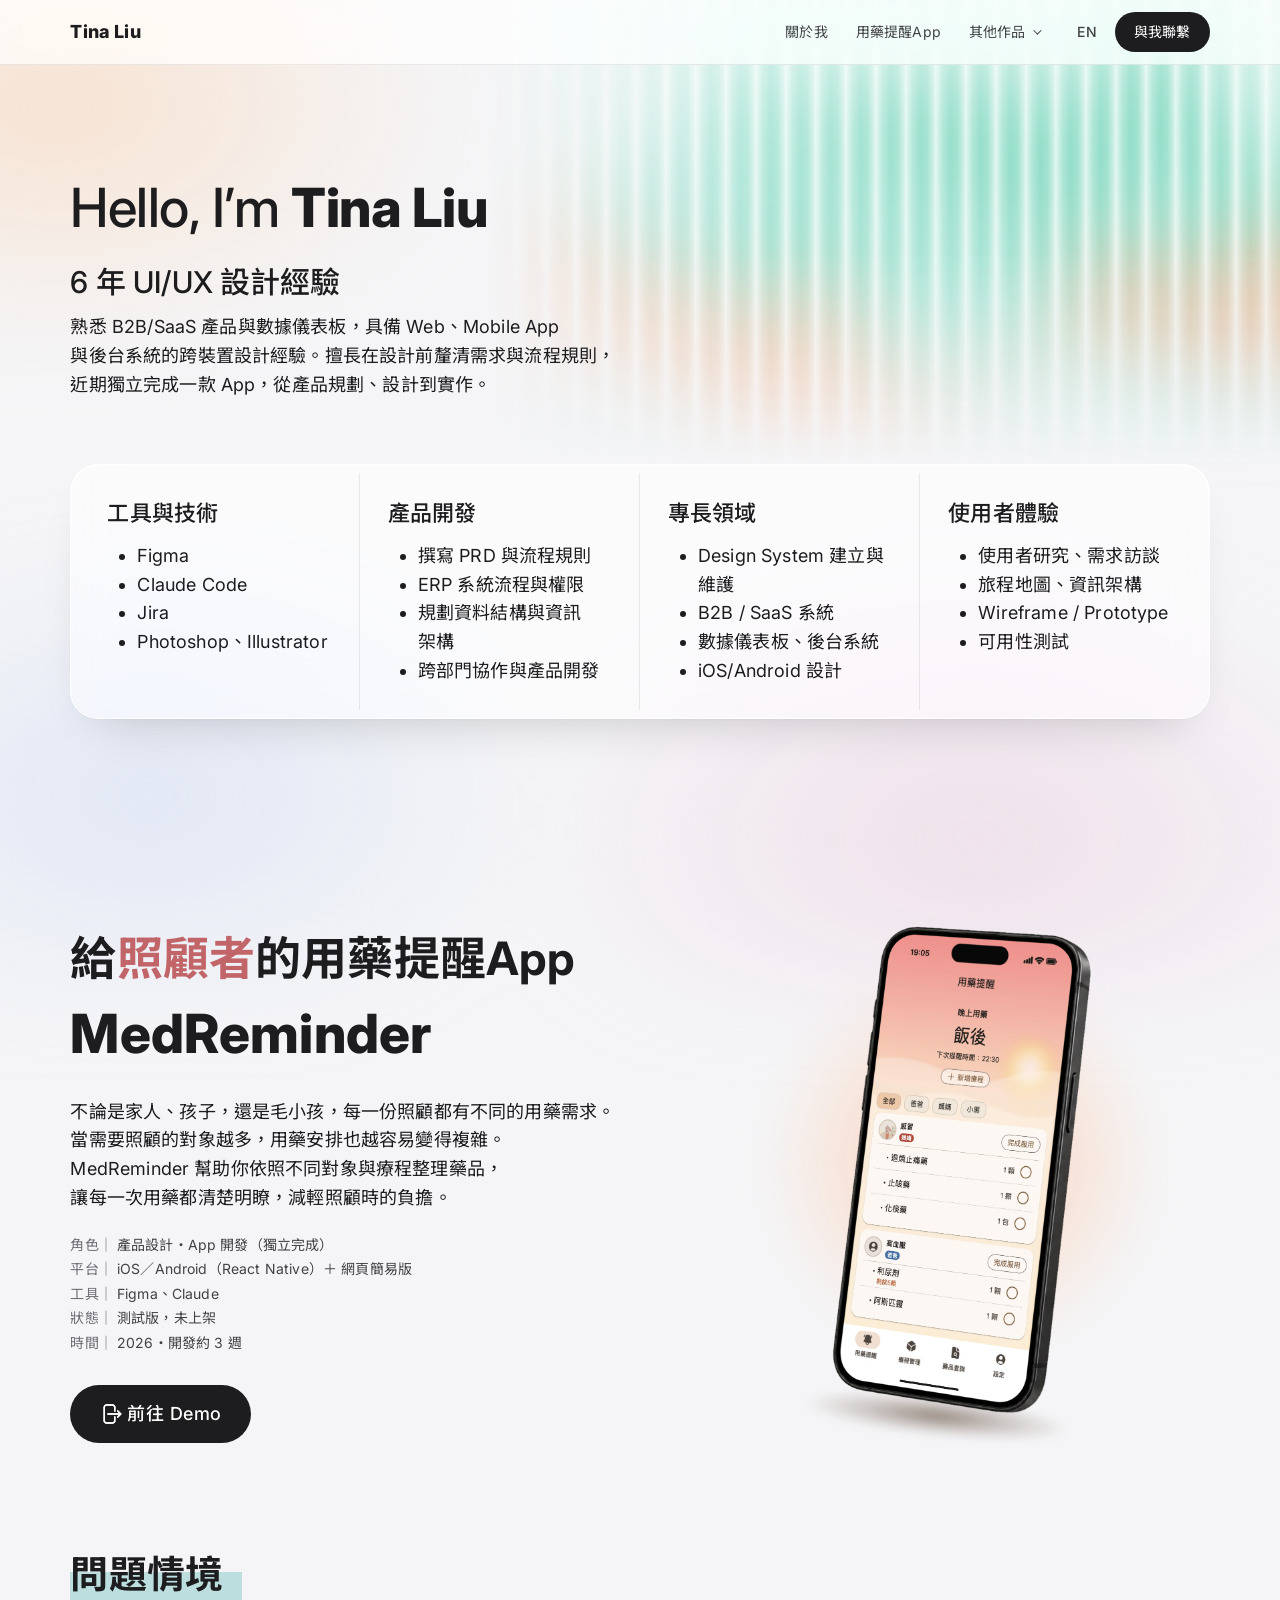
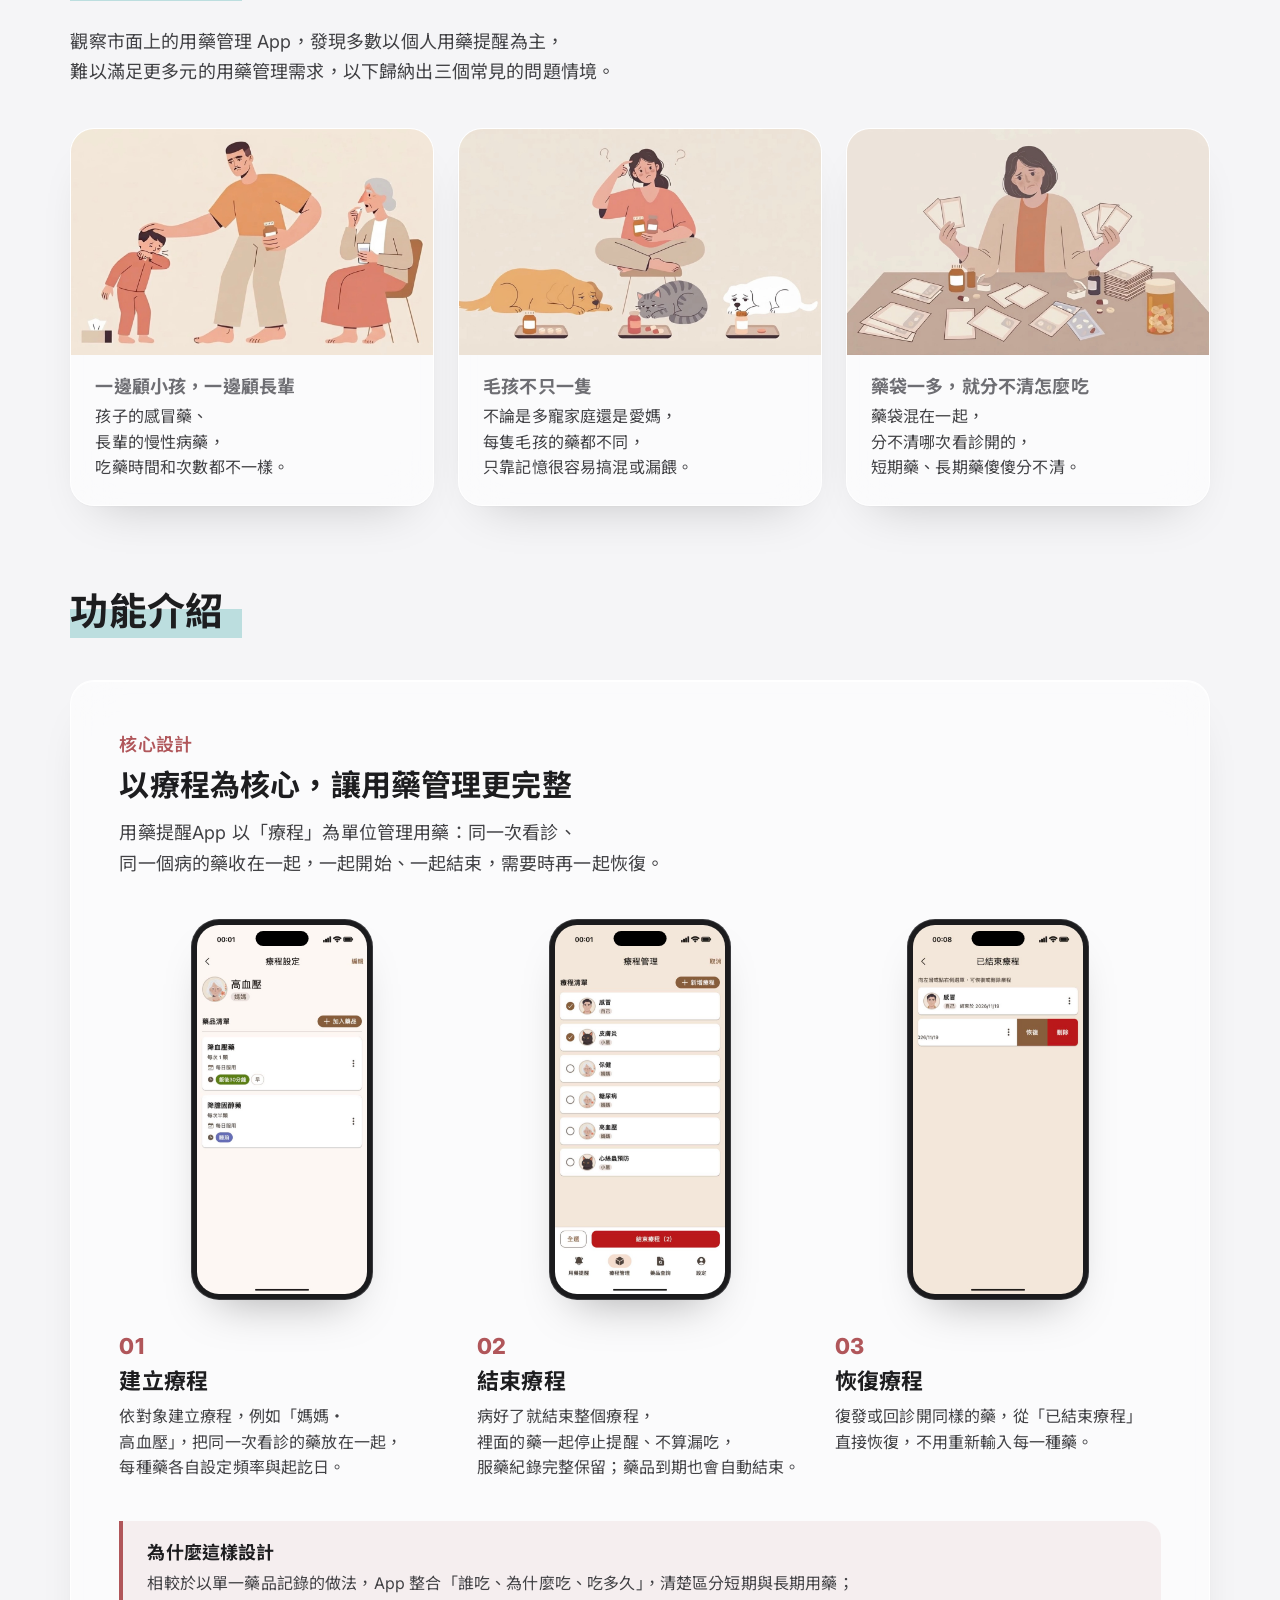
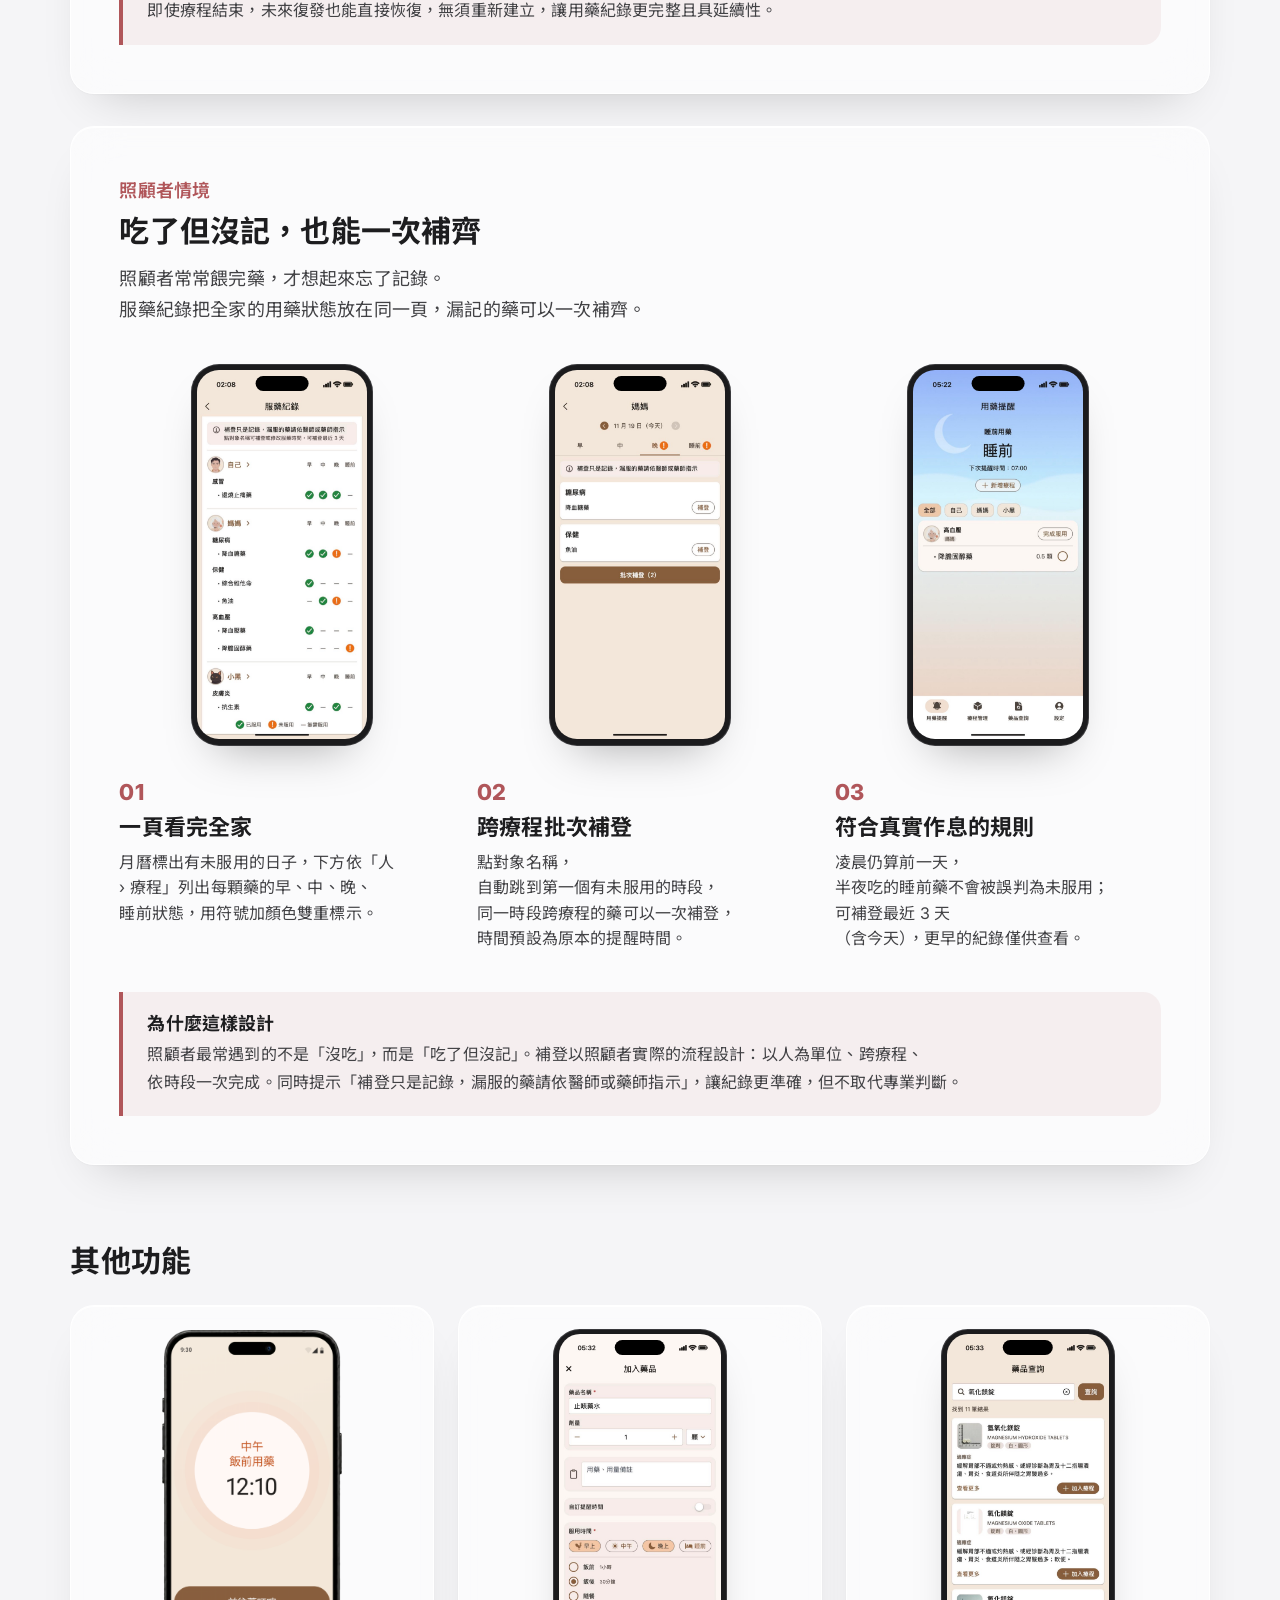
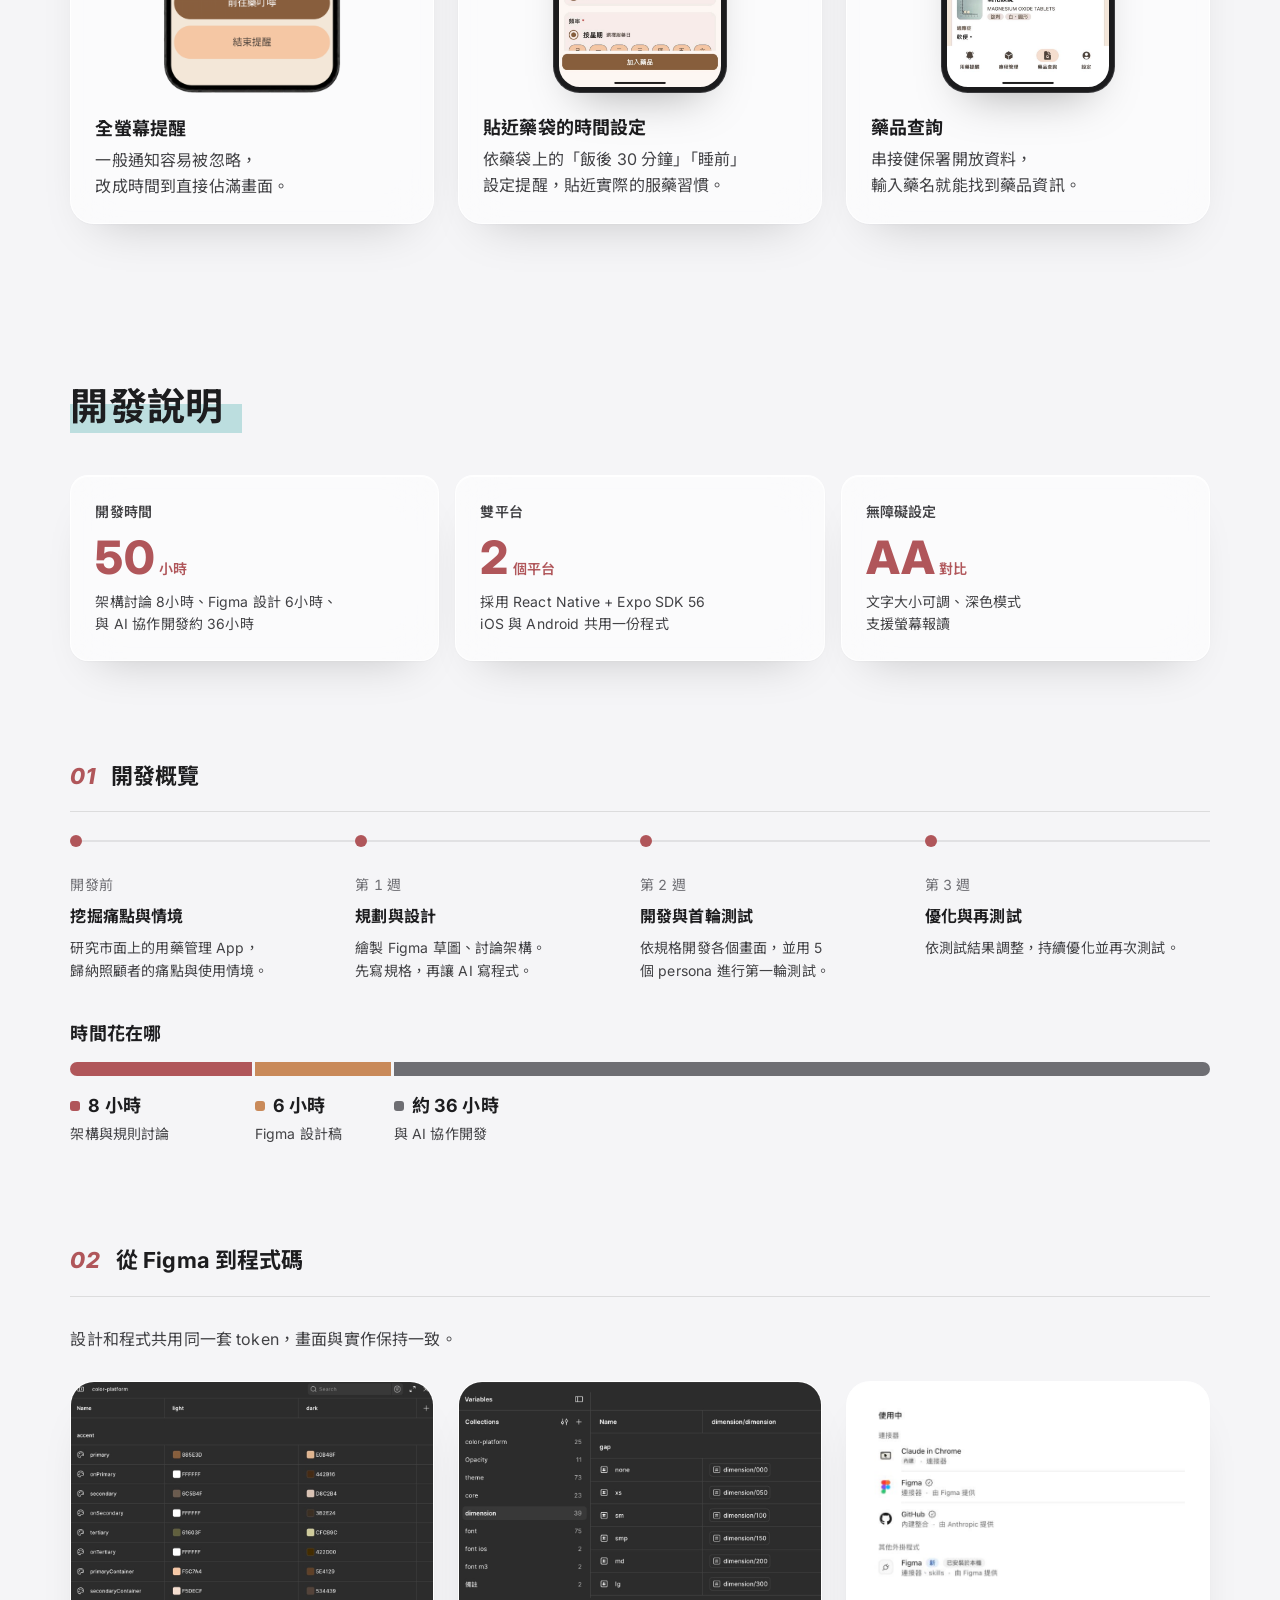
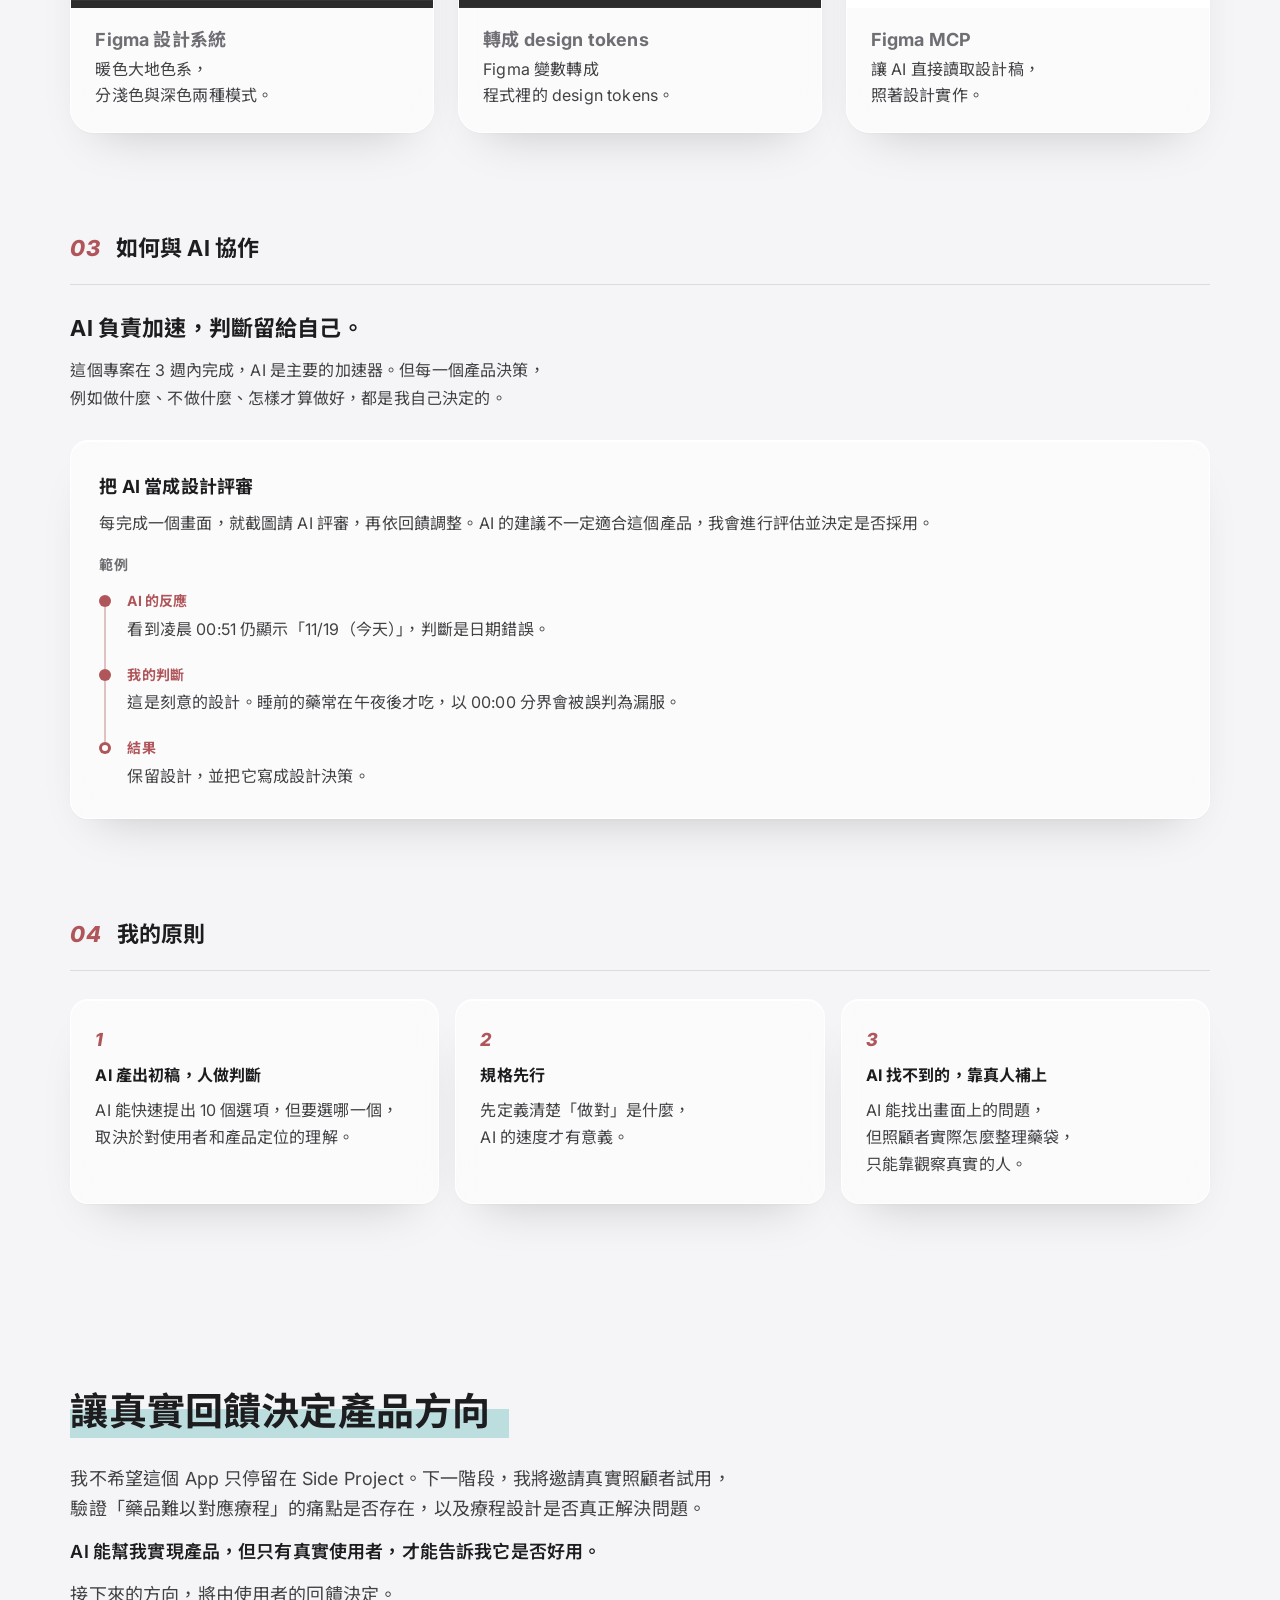
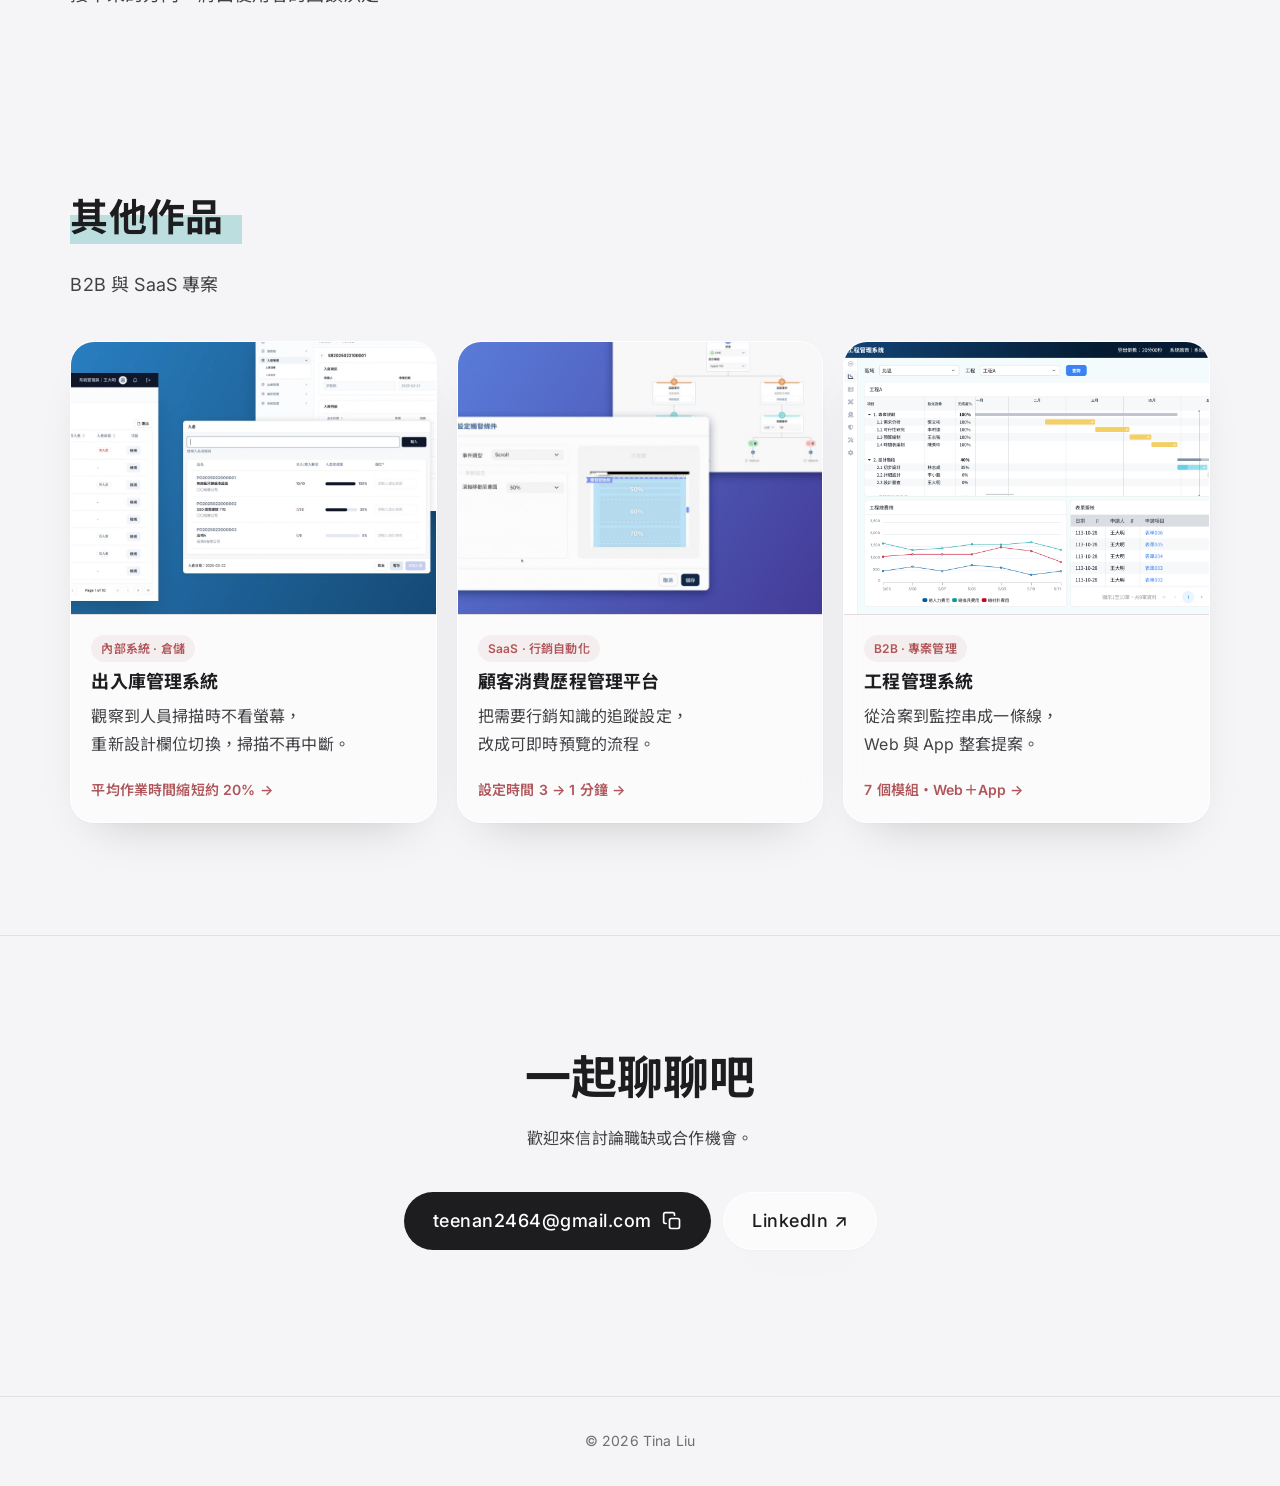
<file: index.html>
<!doctype html>
<html lang="zh-Hant">
<head>
  <meta charset="utf-8">
  <meta name="viewport" content="width=device-width, initial-scale=1">
  <title>Tina Liu｜UI/UX Designer</title>
  <meta name="description" content="Tina Liu 的作品集：6 年 B2B、SaaS 與儀表板介面設計經驗，主打作品為與 AI 協作開發的用藥提醒App。">
  <link rel="alternate" hreflang="zh-Hant" href="https://teenan2464-ui.github.io/portfolio/">
  <link rel="alternate" hreflang="en" href="https://teenan2464-ui.github.io/portfolio/en/">
  <link rel="preconnect" href="https://fonts.googleapis.com">
  <link rel="preconnect" href="https://fonts.gstatic.com" crossorigin>
  <link href="https://fonts.googleapis.com/css2?family=Inter:ital,wght@0,400;0,500;0,600;0,700;0,800;1,800&family=Noto+Sans+TC:wght@400;500;600;700;800&display=swap" rel="stylesheet">
  <link rel="stylesheet" href="assets/style.css?v=20261124173220">
</head>
<body>

<header class="site-header">
  <div class="wrap">
    <a class="logo" href="#top">Tina Liu</a>
    <nav class="nav" id="nav">
      <a href="#about">關於我</a>
      <a href="#medreminder">用藥提醒App</a>
      <details class="menu">
        <summary>其他作品</summary>
        <div class="menu-panel">
          <a href="work/warehouse.html">出入庫管理系統</a>
          <a href="work/customer-journey.html">顧客消費歷程管理平台</a>
          <a href="work/contract.html">工程管理系統</a>
        </div>
      </details>
    </nav>
    <div class="header-actions">
      <a class="lang-switch" href="en/" lang="en" hreflang="en" aria-label="Switch to English">EN</a>
      <a class="btn btn-primary btn-sm" href="#contact">與我聯繫</a>
      <button class="nav-toggle" aria-label="開啟選單" aria-controls="nav" aria-expanded="false"><span></span><span></span></button>
    </div>
  </div>
</header>

<main id="top">
  <!-- 1. 開頭：自我介紹 -->
  <section class="intro" id="about">
    <div class="wrap">
      <div class="intro-art" aria-hidden="true"><svg class="waves" viewBox="0 0 1200 600" preserveAspectRatio="none"><defs><linearGradient id="wg-coral" x1="0" y1="0" x2="0" y2="1"><stop offset="0" stop-color="#dfe3c6"/><stop offset=".08" stop-color="#fbd2b8"/><stop offset=".22" stop-color="#f9b490"/></linearGradient><linearGradient id="wg-mint" x1="0" y1="0" x2="0" y2="1"><stop offset="0" stop-color="#f8d3bd"/><stop offset=".08" stop-color="#cfe2c9"/><stop offset=".2" stop-color="#b3e7d9"/></linearGradient></defs><g class="wave wave-1"><path d="M0 242 L20 241 L40 243 L60 245 L80 249 L100 253 L120 255 L140 254 L160 250 L180 244 L200 237 L220 232 L240 231 L260 235 L280 245 L300 260 L320 276 L340 291 L360 302 L380 305 L400 299 L420 285 L440 265 L460 240 L480 215 L500 193 L520 176 L540 165 L560 160 L580 158 L600 158 L620 159 L640 157 L660 155 L680 151 L700 147 L720 145 L740 146 L760 150 L780 156 L800 163 L820 168 L840 169 L860 165 L880 155 L900 140 L920 124 L940 109 L960 98 L980 95 L1000 101 L1020 115 L1040 135 L1060 160 L1080 185 L1100 207 L1120 224 L1140 235 L1160 240 L1180 242 L1200 242 L1220 241 L1240 243 L1260 245 L1280 249 L1300 253 L1320 255 L1340 254 L1360 250 L1380 244 L1400 237 L1420 232 L1440 231 L1460 235 L1480 245 L1500 260 L1520 276 L1540 291 L1560 302 L1580 305 L1600 299 L1620 285 L1640 265 L1660 240 L1680 215 L1700 193 L1720 176 L1740 165 L1760 160 L1780 158 L1800 158 L1820 159 L1840 157 L1860 155 L1880 151 L1900 147 L1920 145 L1940 146 L1960 150 L1980 156 L2000 163 L2020 168 L2040 169 L2060 165 L2080 155 L2100 140 L2120 124 L2140 109 L2160 98 L2180 95 L2200 101 L2220 115 L2240 135 L2260 160 L2280 185 L2300 207 L2320 224 L2340 235 L2360 240 L2380 242 L2400 242 L2400 760 L0 760Z" fill="#8fdcc6"/></g><g class="wave wave-2"><path d="M0 340 L20 337 L40 331 L60 325 L80 319 L100 314 L120 311 L140 308 L160 305 L180 302 L200 296 L220 288 L240 277 L260 262 L280 243 L300 222 L320 201 L340 181 L360 164 L380 151 L400 143 L420 142 L440 146 L460 155 L480 168 L500 183 L520 197 L540 211 L560 222 L580 230 L600 236 L620 240 L640 243 L660 246 L680 249 L700 255 L720 262 L740 271 L760 281 L780 290 L800 297 L820 302 L840 302 L860 299 L880 293 L900 283 L920 272 L940 262 L960 253 L980 248 L1000 247 L1020 252 L1040 260 L1060 273 L1080 287 L1100 303 L1120 317 L1140 328 L1160 336 L1180 340 L1200 340 L1220 337 L1240 331 L1260 325 L1280 319 L1300 314 L1320 311 L1340 308 L1360 305 L1380 302 L1400 296 L1420 288 L1440 277 L1460 262 L1480 243 L1500 222 L1520 201 L1540 181 L1560 164 L1580 151 L1600 143 L1620 142 L1640 146 L1660 155 L1680 168 L1700 183 L1720 197 L1740 211 L1760 222 L1780 230 L1800 236 L1820 240 L1840 243 L1860 246 L1880 249 L1900 255 L1920 262 L1940 271 L1960 281 L1980 290 L2000 297 L2020 302 L2040 302 L2060 299 L2080 293 L2100 283 L2120 272 L2140 262 L2160 253 L2180 248 L2200 247 L2220 252 L2240 260 L2260 273 L2280 287 L2300 303 L2320 317 L2340 328 L2360 336 L2380 340 L2400 340 L2400 760 L0 760Z" fill="#a9e4d5"/></g><g class="wave wave-3"><path d="M0 304 L20 296 L40 281 L60 262 L80 244 L100 233 L120 233 L140 245 L160 267 L180 293 L200 318 L220 337 L240 347 L260 349 L280 348 L300 347 L320 350 L340 360 L360 373 L380 387 L400 397 L420 399 L440 393 L460 382 L480 371 L500 365 L520 369 L540 383 L560 405 L580 431 L600 453 L620 468 L640 473 L660 469 L680 460 L700 450 L720 443 L740 441 L760 442 L780 443 L800 439 L820 427 L840 407 L860 382 L880 356 L900 336 L920 326 L940 326 L960 336 L980 349 L1000 360 L1020 365 L1040 361 L1060 349 L1080 333 L1100 318 L1120 307 L1140 303 L1160 304 L1180 305 L1200 304 L1220 296 L1240 281 L1260 262 L1280 244 L1300 233 L1320 233 L1340 245 L1360 267 L1380 293 L1400 318 L1420 337 L1440 347 L1460 349 L1480 348 L1500 347 L1520 350 L1540 360 L1560 373 L1580 387 L1600 397 L1620 399 L1640 393 L1660 382 L1680 371 L1700 365 L1720 369 L1740 383 L1760 405 L1780 431 L1800 453 L1820 468 L1840 473 L1860 469 L1880 460 L1900 450 L1920 443 L1940 441 L1960 442 L1980 443 L2000 439 L2020 427 L2040 407 L2060 382 L2080 356 L2100 336 L2120 326 L2140 326 L2160 336 L2180 349 L2200 360 L2220 365 L2240 361 L2260 349 L2280 333 L2300 318 L2320 307 L2340 303 L2360 304 L2380 305 L2400 304 L2400 760 L0 760Z" fill="url(#wg-coral)"/></g><g class="wave wave-4"><path d="M0 483 L20 487 L40 481 L60 466 L80 453 L100 447 L120 451 L140 461 L160 470 L180 470 L200 463 L220 454 L240 451 L260 459 L280 476 L300 496 L320 511 L340 517 L360 516 L380 515 L400 523 L420 539 L440 559 L460 575 L480 581 L500 575 L520 563 L540 554 L560 553 L580 557 L600 561 L620 556 L640 540 L660 516 L680 492 L700 475 L720 468 L740 467 L760 464 L780 453 L800 434 L820 414 L840 400 L860 398 L880 407 L900 418 L920 425 L940 424 L960 418 L980 413 L1000 416 L1020 430 L1040 449 L1060 465 L1080 472 L1100 469 L1120 461 L1140 456 L1160 461 L1180 472 L1200 483 L1220 487 L1240 481 L1260 466 L1280 453 L1300 447 L1320 451 L1340 461 L1360 470 L1380 470 L1400 463 L1420 454 L1440 451 L1460 459 L1480 476 L1500 496 L1520 511 L1540 517 L1560 516 L1580 515 L1600 523 L1620 539 L1640 559 L1660 575 L1680 581 L1700 575 L1720 563 L1740 554 L1760 553 L1780 557 L1800 561 L1820 556 L1840 540 L1860 516 L1880 492 L1900 475 L1920 468 L1940 467 L1960 464 L1980 453 L2000 434 L2020 414 L2040 400 L2060 398 L2080 407 L2100 418 L2120 425 L2140 424 L2160 418 L2180 413 L2200 416 L2220 430 L2240 449 L2260 465 L2280 472 L2300 469 L2320 461 L2340 456 L2360 461 L2380 472 L2400 483 L2400 760 L0 760Z" fill="url(#wg-mint)"/></g></svg></div>
      <h1 class="intro-name">Hello, I’m <b>Tina Liu</b></h1>
      <p class="intro-title">6 年 UI/UX 設計經驗</p>
      <p class="intro-text">熟悉 B2B/SaaS 產品與數據儀表板，具備 Web、Mobile App 與後台系統的跨裝置設計經驗。擅長在設計前釐清需求與流程規則，近期獨立完成一款 App，從產品規劃、設計到實作。</p>
    </div>
  </section>

  <!-- 2. 技能 -->
  <section class="skills-row" id="skills" aria-label="技能">
    <div class="skill-col">
      <h2>工具與技術</h2>
      <ul><li>Figma</li><li>Claude Code</li><li>Jira</li><li>Photoshop、Illustrator</li></ul>
    </div>
    <div class="skill-col">
      <h2>產品開發</h2>
      <ul><li>撰寫 PRD 與流程規則</li><li>ERP 系統流程與權限</li><li>規劃資料結構與資訊架構</li><li>跨部門協作與產品開發</li></ul>
    </div>
    <div class="skill-col">
      <h2>專長領域</h2>
      <ul><li>Design System 建立與維護</li><li>B2B / SaaS 系統</li><li>數據儀表板、後台系統</li><li>iOS/Android 設計</li></ul>
    </div>
    <div class="skill-col">
      <h2>使用者體驗</h2>
      <ul><li>使用者研究、需求訪談</li><li>旅程地圖、資訊架構</li><li>Wireframe / Prototype</li><li>可用性測試</li></ul>
    </div>
  </section>

  <!-- 3. 主打作品：用藥提醒App -->
  <section class="project" id="medreminder">
    <div class="wrap project-grid">
      <div class="project-text">
        <h2 class="project-title"><span>給<em>照顧者</em>的用藥提醒App</span>MedReminder</h2>
        <p class="project-lead">不論是家人、孩子，還是毛小孩，每一份照顧都有不同的用藥需求。當需要照顧的對象越多，用藥安排也越容易變得複雜。<span class="nowrap">MedReminder 幫助你依照不同對象</span><wbr>與療程整理藥品，讓每一次用藥都清楚明瞭，減輕照顧時的負擔。</p>
        <dl class="project-meta">
          <div><dt>角色</dt><dd>產品設計・App 開發（獨立完成）</dd></div>
          <div><dt>平台</dt><dd><span class="nowrap">iOS／Android（React Native）</span><span class="nowrap">＋ 網頁簡易版</span></dd></div>
          <div><dt>工具</dt><dd>Figma、Claude</dd></div>
          <div><dt>狀態</dt><dd>測試版，未上架</dd></div>
          <div><dt>時間</dt><dd>2026・開發約 3 週</dd></div>
        </dl>
        <a class="btn btn-primary" href="work/demo.html"><img src="assets/img/ic-open.svg" width="24" height="24" alt="">前往 Demo</a>
      </div>
      <div class="project-mockup">
        <img src="assets/img/mr-mockup.png?v=20261124173220" alt="用藥提醒App首頁：晚上用藥飯後時段，依療程列出媽媽與爸爸要吃的藥與劑量">
      </div>
    </div>
  </section>

  <!-- 問題情境 -->
  <section class="scenes" id="scenes" aria-labelledby="scenes-title">
    <div class="wrap">
      <h2 class="marker-title" id="scenes-title">問題情境</h2>
      <p class="scenes-lead">觀察市面上的用藥管理 App，發現多數以個人用藥提醒為主，難以滿足更多元的用藥管理需求，以下歸納出三個常見的問題情境。</p>
      <div class="scene-list">
        <figure class="scene">
          <div class="scene-art"><img src="assets/img/scene-1.jpg?v=20261124173220" width="1200" height="750" alt="爸爸一手摸著咳嗽的孩子、一手拿著藥瓶，一臉擔心；旁邊坐著的長輩正在吃藥" loading="lazy"></div>
          <figcaption><h3>一邊顧小孩，一邊顧長輩</h3><p>孩子的感冒藥、<br>長輩的慢性病藥，<br>吃藥時間和次數都不一樣。</p></figcaption>
        </figure>
        <figure class="scene">
          <div class="scene-art"><img src="assets/img/scene-2.jpg?v=20261124173220" width="1200" height="750" alt="照顧者盤腿坐著、拿著兩罐藥一臉困惑，前面趴著狗、貓和白狗，每隻前面各有一盤不同的藥" loading="lazy"></div>
          <figcaption><h3>毛孩不只一隻</h3><p>不論是多寵家庭還是愛媽，<br>每隻毛孩的藥都不同，<br>只靠記憶很容易搞混或漏餵。</p></figcaption>
        </figure>
        <figure class="scene">
          <div class="scene-art"><img src="assets/img/scene-3.jpg?v=20261124173220" width="1200" height="750" alt="照顧者兩手各拿著幾包藥袋一臉困擾，桌上散滿藥袋、藥罐和藥丸" loading="lazy"></div>
          <figcaption><h3>藥袋一多，就分不清怎麼吃</h3><p>藥袋混在一起，<br>分不清哪次看診開的，<br>短期藥、長期藥傻傻分不清。</p></figcaption>
        </figure>
      </div>
    </div>
  </section>

  <!-- 4. 功能介紹：核心「療程」＋其他功能 -->
  <section class="highlights" id="highlights" aria-labelledby="highlights-title">
    <div class="wrap">
      <h2 class="marker-title" id="highlights-title">功能介紹</h2>

      <div class="core">
        <p class="core-label">核心設計</p>
        <h3 class="core-title">以療程為核心，讓用藥管理更完整</h3>
        <p class="highlights-lead">用藥提醒App 以「療程」為單位管理用藥：同一次看診、同一個病的藥收在一起，一起開始、一起結束，需要時再一起恢復。</p>
        <ol class="core-steps">
          <li class="core-step">
            <div class="core-shots"><div class="phone"><img src="assets/img/mr-core-1.jpg?v=20261124173220" width="600" height="1304" alt="療程設定：媽媽的高血壓療程，底下有降血壓藥與降膽固醇藥" loading="lazy"><span class="phone-island"></span></div></div>
            <div class="core-text">
              <p class="core-num">01</p>
              <h4>建立療程</h4>
              <p>依對象建立療程，例如「媽媽・高血壓」，把同一次看診的藥放在一起，每種藥各自設定頻率與起訖日。</p>
            </div>
          </li>
          <li class="core-step">
            <div class="core-shots"><div class="phone"><img src="assets/img/mr-core-2.jpg?v=20261124173220" width="600" height="1304" alt="療程管理多選：勾選感冒與皮膚炎，按結束療程" loading="lazy"><span class="phone-island"></span></div></div>
            <div class="core-text">
              <p class="core-num">02</p>
              <h4>結束療程</h4>
              <p>病好了就結束整個療程，裡面的藥一起停止提醒、不算漏吃，服藥紀錄完整保留；藥品到期也會自動結束。</p>
            </div>
          </li>
          <li class="core-step">
            <div class="core-shots"><div class="phone"><img src="assets/img/mr-core-3.jpg?v=20261124173220" width="600" height="1304" alt="已結束療程：感冒與皮膚炎，皮膚炎向左滑出恢復與刪除" loading="lazy"><span class="phone-island"></span></div></div>
            <div class="core-text">
              <p class="core-num">03</p>
              <h4>恢復療程</h4>
              <p>復發或回診開同樣的藥，從「已結束療程」直接恢復，不用重新輸入每一種藥。</p>
            </div>
          </li>
        </ol>
        <div class="core-why">
          <h4>為什麼這樣設計</h4>
          <p>相較於以單一藥品記錄的做法，App 整合「誰吃、為什麼吃、吃多久」，清楚區分短期與長期用藥；即使療程結束，未來復發也能直接恢復，無須重新建立，讓用藥紀錄更完整且具延續性。</p>
        </div>
      </div>

      <div class="core core-2">
        <p class="core-label">照顧者情境</p>
        <h3 class="core-title">吃了但沒記，也能一次補齊</h3>
        <p class="highlights-lead">照顧者常常餵完藥，才想起來忘了記錄。服藥紀錄把全家的用藥狀態放在同一頁，漏記的藥可以一次補齊。</p>
        <ol class="core-steps">
          <li class="core-step">
            <div class="core-shots"><div class="phone"><img src="assets/img/mr-rec-1.jpg?v=20261124173220" width="600" height="1304" alt="服藥紀錄：自己、媽媽、小黑依療程列出早中晚睡前的服藥狀態，未服用以驚嘆號標示" loading="lazy"><span class="phone-island"></span></div></div>
            <div class="core-text">
              <p class="core-num">01</p>
              <h4>一頁看完全家</h4>
              <p>月曆標出有未服用的日子，下方依「人 › 療程」列出每顆藥的早、中、晚、睡前狀態，用符號加顏色雙重標示。</p>
            </div>
          </li>
          <li class="core-step">
            <div class="core-shots"><div class="phone"><img src="assets/img/mr-rec-2.jpg?v=20261124173220" width="600" height="1304" alt="補登清單：媽媽晚上的糖尿病與保健兩個療程放在一起，可按批次補登一次完成" loading="lazy"><span class="phone-island"></span></div></div>
            <div class="core-text">
              <p class="core-num">02</p>
              <h4>跨療程批次補登</h4>
              <p>點對象名稱，自動跳到第一個有未服用的時段，同一時段跨療程的藥可以一次補登，時間預設為原本的提醒時間。</p>
            </div>
          </li>
          <li class="core-step">
            <div class="core-shots"><div class="phone"><img src="assets/img/mr-rec-3.jpg?v=20261124173220" width="600" height="1304" alt="清晨 5:22 的首頁仍顯示睡前時段，媽媽的降膽固醇藥 0.5 顆尚未勾選" loading="lazy"><span class="phone-island"></span></div></div>
            <div class="core-text">
              <p class="core-num">03</p>
              <h4>符合真實作息的規則</h4>
              <p>凌晨仍算前一天，半夜吃的睡前藥不會被誤判為未服用；可補登最近 3 天（含今天），更早的紀錄僅供查看。</p>
            </div>
          </li>
        </ol>
        <div class="core-why">
          <h4>為什麼這樣設計</h4>
          <p>照顧者最常遇到的不是「沒吃」，而是「吃了但沒記」。補登以照顧者實際的流程設計：以人為單位、跨療程、依時段一次完成。同時提示「補登只是記錄，漏服的藥請依醫師或藥師指示」，讓紀錄更準確，但不取代專業判斷。</p>
        </div>
      </div>

      <h3 class="features-title">其他功能</h3>
      <div class="features">
        <article class="feature">
          <div class="feature-shot"><img src="assets/img/mr-front-5.png" alt="全螢幕提醒：中午飯前用藥" loading="lazy"></div>
          <h4>全螢幕提醒</h4>
          <p>一般通知容易被忽略，改成時間到直接佔滿畫面。</p>
        </article>
        <article class="feature">
          <div class="feature-phone"><div class="phone"><img src="assets/img/mr-feat-timing.jpg?v=20261120053602" width="600" height="1304" alt="加入藥品：服用時間選早上與晚上，飯後 30 分鐘" loading="lazy"><span class="phone-island"></span></div></div>
          <h4>貼近藥袋的時間設定</h4>
          <p>依藥袋上的「飯後 30 分鐘」「睡前」設定提醒，貼近實際的服藥習慣。</p>
        </article>
        <article class="feature">
          <div class="feature-phone"><div class="phone"><img src="assets/img/mr-feat-search.jpg?v=20261120053602" width="600" height="1304" alt="藥品查詢：搜尋氧化鎂錠，列出藥品照片、劑型與適應症" loading="lazy"><span class="phone-island"></span></div></div>
          <h4>藥品查詢</h4>
          <p>串接健保署開放資料，輸入藥名就能找到<span class="nowrap">藥品資訊。</span></p>
        </article>
      </div>
    </div>
  </section>

  <!-- 5. 開發說明 -->
  <section class="devnotes" id="devnotes" aria-labelledby="devnotes-title">
    <div class="wrap">
      <h2 class="marker-title" id="devnotes-title">開發說明</h2>

      <div class="kpis">
        <div class="kpi"><p class="kpi-label">開發時間</p><b>50<small>小時</small></b><span><span class="nowrap">架構討論 8小時</span>、<span class="nowrap">Figma 設計 6小時</span>、<span class="nowrap">與 AI 協作開發約 36小時</span></span></div>
        <div class="kpi"><p class="kpi-label">雙平台</p><b>2<small>個平台</small></b><span>採用 <span class="nowrap">React Native</span> <span class="nowrap">+ Expo SDK 56</span><br><span class="nowrap">iOS 與 Android</span> <span class="nowrap">共用一份程式</span></span></div>
        <div class="kpi"><p class="kpi-label">無障礙設定</p><b>AA<small>對比</small></b><span><span class="nowrap">文字大小可調、深色模式</span><br><span class="nowrap">支援螢幕報讀</span></span></div>
      </div>

      <div class="chapter">
        <div class="chapter-head"><span class="num">01</span><h3>開發概覽</h3></div>
        <ol class="steps steps-4">
          <li><time>開發前</time><b>挖掘痛點與情境</b><p>研究市面上的用藥管理 App，歸納照顧者的痛點與使用情境。</p></li>
          <li><time>第 1 週</time><b>規劃與設計</b><p>繪製 Figma 草圖、討論架構。先寫規格，再讓 AI 寫程式。</p></li>
          <li><time>第 2 週</time><b>開發與首輪測試</b><p>依規格開發各個畫面，並用 5 個 persona 進行第一輪測試。</p></li>
          <li><time>第 3 週</time><b>優化與再測試</b><p>依測試結果調整，持續優化並再次測試。</p></li>
        </ol>
        <h4 class="sub-title">時間花在哪</h4>
        <div class="hours" role="img" aria-label="架構設計與討論 8 小時、Figma 設計稿 6 小時、與 AI 協作開發約 36 小時，共約 50 小時">
          <div class="hours-bar">
            <span class="h-arch" style="--w: 8"></span>
            <span class="h-figma" style="--w: 6"></span>
            <span class="h-dev" style="--w: 36"></span>
          </div>
          <ul class="hours-legend">
            <li><b><i class="h-arch"></i>8 小時</b>架構與規則討論</li>
            <li><b><i class="h-figma"></i>6 小時</b>Figma 設計稿</li>
            <li><b><i class="h-dev"></i>約 36 小時</b>與 AI 協作開發</li>
          </ul>
        </div>
      </div>

      <div class="chapter">
        <div class="chapter-head"><span class="num">02</span><h3>從 Figma 到程式碼</h3></div>
        <p class="chapter-lead">設計和程式共用同一套 token，畫面與實作保持一致。</p>
        <div class="scene-list">
          <figure class="scene">
            <div class="scene-art"><img src="assets/img/dev-figma.jpg?v=20261124173220" width="1000" height="634" alt="Figma 的 color-platform 色票變數：primary、secondary 等顏色各有 light 與 dark 兩種值" loading="lazy"></div>
            <figcaption><h4>Figma 設計系統</h4><p>暖色大地色系，<br>分淺色與深色兩種模式。</p></figcaption>
          </figure>
          <figure class="scene">
            <div class="scene-art"><img src="assets/img/dev-tokens.jpg?v=20261124173220" width="1000" height="625" alt="Figma Variables 的 collections（color-platform、theme、dimension、font 等）與 dimension 的間距變數 none、xs、sm、smp、md、lg" loading="lazy"></div>
            <figcaption><h4>轉成 design tokens</h4><p>Figma 變數轉成<br>程式裡的 design tokens。</p></figcaption>
          </figure>
          <figure class="scene">
            <div class="scene-art"><img src="assets/img/dev-mcp.jpg?v=20261124173220" width="784" height="484" alt="Claude 已啟用的連接器：Claude in Chrome、Figma、GitHub" loading="lazy"></div>
            <figcaption><h4>Figma MCP</h4><p>讓 AI 直接讀取設計稿，<br>照著設計實作。</p></figcaption>
          </figure>
        </div>
      </div>

      <div class="chapter">
        <div class="chapter-head"><span class="num">03</span><h3>如何與 AI 協作</h3></div>
        <p class="ai-motto">AI 負責加速，判斷留給自己。</p>
        <p class="chapter-lead">這個專案在 3 週內完成，AI 是主要的加速器。但每一個產品決策，例如做什麼、不做什麼、怎樣才算做好，都是我自己決定的。</p>

        <ol class="methods">
          <li class="method ai-col">
            <h5>把 AI 當成設計評審</h5>
            <p>每完成一個畫面，就截圖請 AI 評審，再依回饋調整。AI 的建議不一定適合這個產品，我會進行評估並決定是否採用。</p>
            <p class="example-label">範例</p>
            <ol class="review">
              <li><b>AI 的反應</b><p>看到凌晨 00:51 仍顯示「11/19（今天）」，判斷是日期錯誤。</p></li>
              <li><b>我的判斷</b><p>這是刻意的設計。睡前的藥常在午夜後才吃，以 00:00 分界會被誤判為漏服。</p></li>
              <li><b>結果</b><p>保留設計，並把它寫成設計決策。</p></li>
            </ol>
          </li>
        </ol>
      </div>

      <div class="chapter">
        <div class="chapter-head"><span class="num">04</span><h3>我的原則</h3></div>
        <ol class="findings principles">
          <li class="finding"><span class="principle-num">1</span><b>AI 產出初稿，人做判斷</b><p>AI 能快速提出 <span class="nowrap">10 個選項</span>，但要選哪一個，取決於對使用者和產品定位的理解。</p></li>
          <li class="finding"><span class="principle-num">2</span><b>規格先行</b><p>先定義清楚「做對」是什麼，AI 的速度才有意義。</p></li>
          <li class="finding"><span class="principle-num">3</span><b>AI 找不到的，靠真人補上</b><p>AI 能找出畫面上的問題，但照顧者實際怎麼整理藥袋，只能靠觀察真實的人。</p></li>
        </ol>
      </div>
    </div>
  </section>

  <!-- 6. 讓真實回饋決定產品方向 -->
  <section class="journey" id="journey" aria-labelledby="journey-title">
    <div class="wrap">
      <h2 class="marker-title" id="journey-title"><span class="nowrap">讓真實回饋</span><wbr><span class="nowrap">決定產品方向</span></h2>
      <p class="journey-lead">我不希望這個 App 只停留在 Side Project。下一階段，我將邀請真實照顧者試用，驗證「藥品難以對應療程」的痛點是否存在，以及療程設計是否真正解決問題。</p>
      <p class="journey-lead journey-key">AI 能幫我實現產品，但只有真實使用者，才能告訴我它是否好用。</p>
      <p class="journey-lead">接下來的方向，將由使用者的回饋決定。</p>
    </div>
  </section>

  <!-- 8. 其他作品 -->
  <section class="section work" id="work" aria-labelledby="work-title">
    <div class="wrap">
      <h2 class="marker-title" id="work-title">其他作品</h2>
      <p class="scenes-lead">B2B 與 SaaS 專案</p>
      <div class="work-grid">
        <a class="card" href="work/warehouse.html">
          <div class="card-cover"><img src="assets/img/wh-cover.jpg" alt="" style="object-position: 62% center"></div>
          <div class="card-body">
            <span class="tag">內部系統 · 倉儲</span>
            <h3>出入庫管理系統</h3>
            <p>觀察到人員掃描時不看螢幕，重新設計欄位切換，掃描不再中斷。</p>
            <span class="metric">平均作業時間縮短約 20% →</span>
          </div>
        </a>
        <a class="card" href="work/customer-journey.html">
          <div class="card-cover"><img src="assets/img/cj-hero-indigo.jpg" alt="" style="object-position: center"></div>
          <div class="card-body">
            <span class="tag">SaaS · 行銷自動化</span>
            <h3>顧客消費歷程管理平台</h3>
            <p>把需要行銷知識的追蹤設定，改成可即時預覽的流程。</p>
            <span class="metric">設定時間 3 → 1 分鐘 →</span>
          </div>
        </a>
        <a class="card" href="work/contract.html">
          <div class="card-cover"><img src="assets/img/em-dashboard.png" alt=""></div>
          <div class="card-body">
            <span class="tag">B2B · 專案管理</span>
            <h3>工程管理系統</h3>
            <p>從洽案到監控串成一條線，Web 與 App 整套提案。</p>
            <span class="metric">7 個模組・Web＋App →</span>
          </div>
        </a>
      </div>
    </div>
  </section>

  <section class="section contact" id="contact">
    <div class="wrap">
      <h2>一起聊聊吧</h2>
      <p>歡迎來信討論職缺或合作機會。</p>
      <div class="hero-actions">
        <button type="button" class="btn btn-primary copy-email" data-email="teenan2464@gmail.com" aria-label="複製信箱 teenan2464@gmail.com">teenan2464@gmail.com<svg class="ic-copy" width="20" height="20" viewBox="0 0 24 24" fill="none" stroke="currentColor" stroke-width="2" stroke-linecap="round" stroke-linejoin="round" aria-hidden="true"><rect x="9" y="9" width="12" height="12" rx="2"/><path d="M5 15H4a2 2 0 0 1-2-2V4a2 2 0 0 1 2-2h9a2 2 0 0 1 2 2v1"/></svg><svg class="ic-check" width="20" height="20" viewBox="0 0 24 24" fill="none" stroke="currentColor" stroke-width="2.4" stroke-linecap="round" stroke-linejoin="round" aria-hidden="true"><path d="M5 12.5l4.5 4.5L19 7.5"/></svg></button>
        <a class="btn btn-ghost" href="https://www.linkedin.com/in/tinaliu0924" target="_blank" rel="noopener">LinkedIn ↗</a>
      </div>
      <p class="copy-status" role="status" aria-live="polite"></p>
    </div>
  </section>
</main>

<nav class="toc" id="toc" aria-label="本頁目錄">
  <ol class="toc-list" id="toc-list">
    <li><a href="#about" data-sections="about skills">關於我</a></li>
    <li><a href="#medreminder" data-sections="medreminder">用藥提醒App</a></li>
    <li><a href="#scenes" data-sections="scenes">問題情境</a></li>
    <li><a href="#highlights" data-sections="highlights">功能介紹</a></li>
    <li><a href="#devnotes" data-sections="devnotes journey">開發說明</a></li>
    <li><a href="#work" data-sections="work contact">其他作品</a></li>
  </ol>
</nav>

<footer class="site-footer">© 2026 Tina Liu</footer>
<script src="assets/site.js?v=20261124173220"></script>
  <script src="assets/gc.js?v=20261124173220"></script>
</body>
</html>
</file>
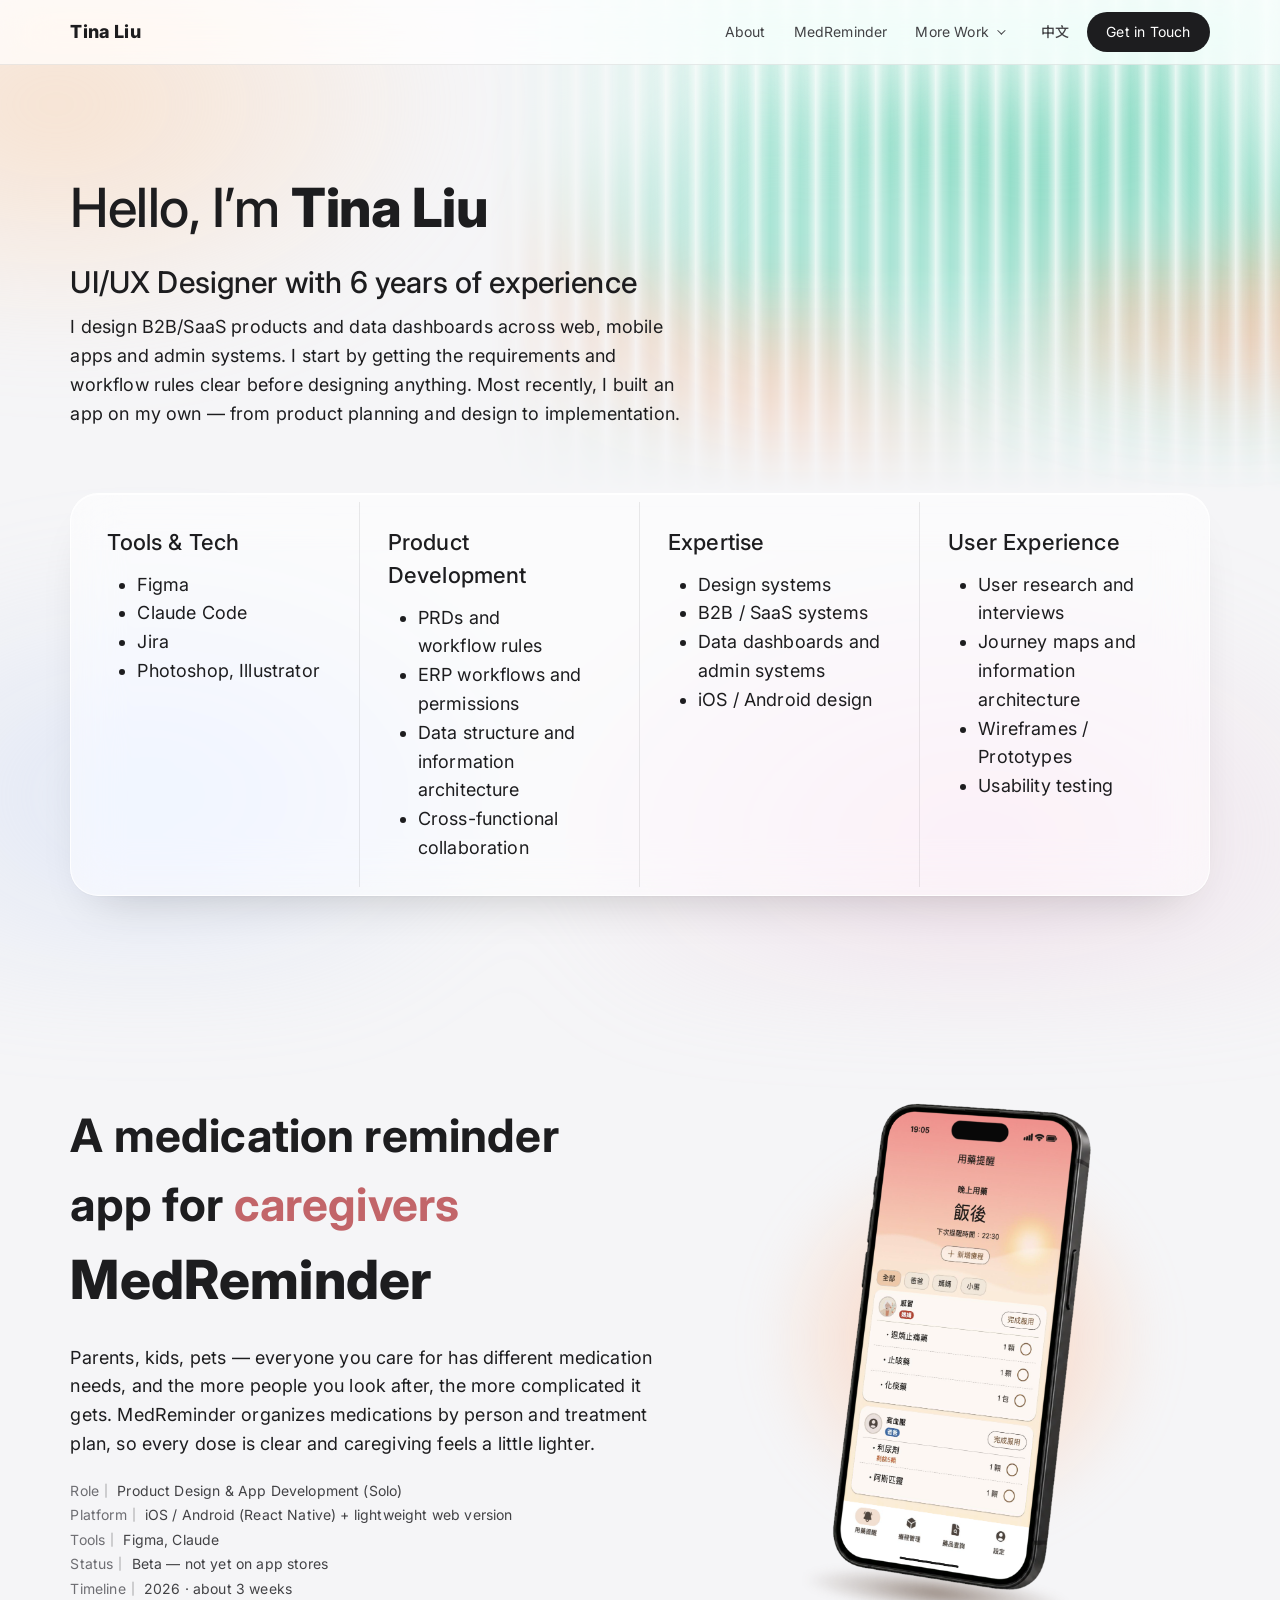
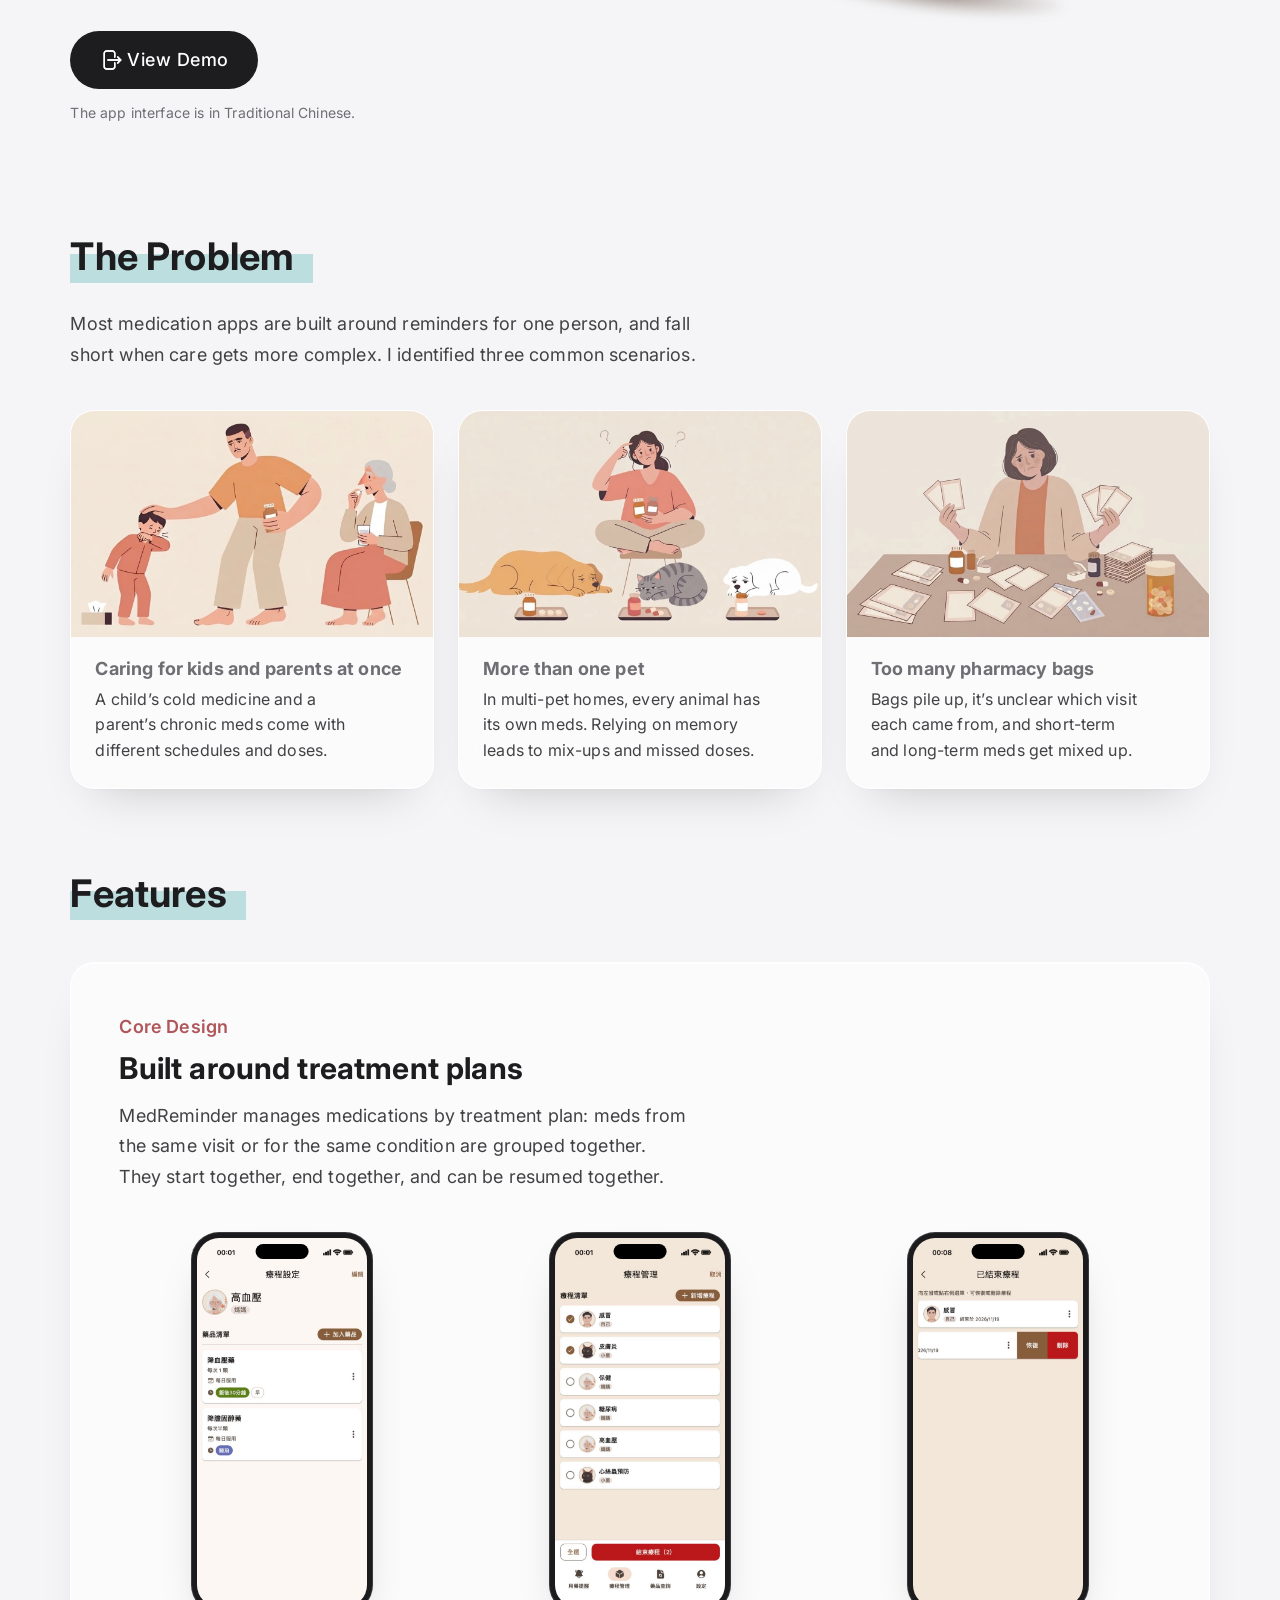
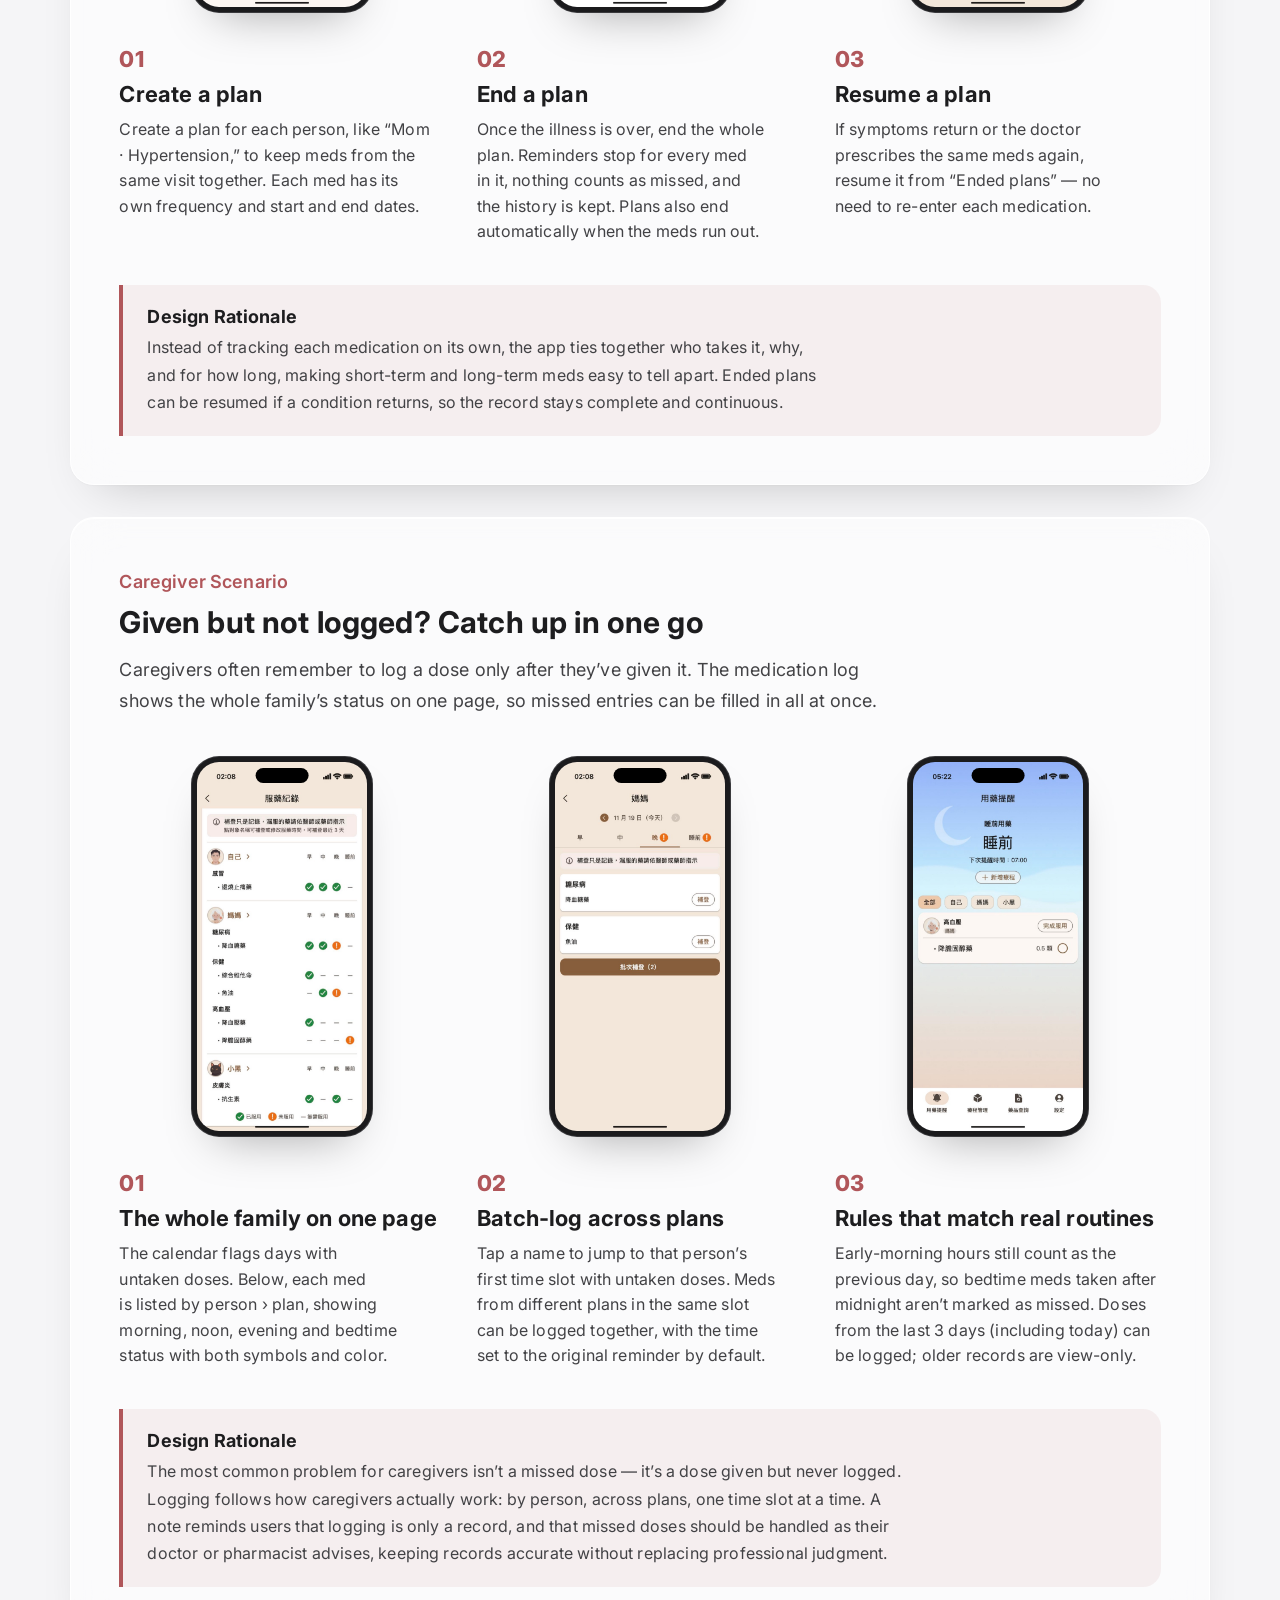
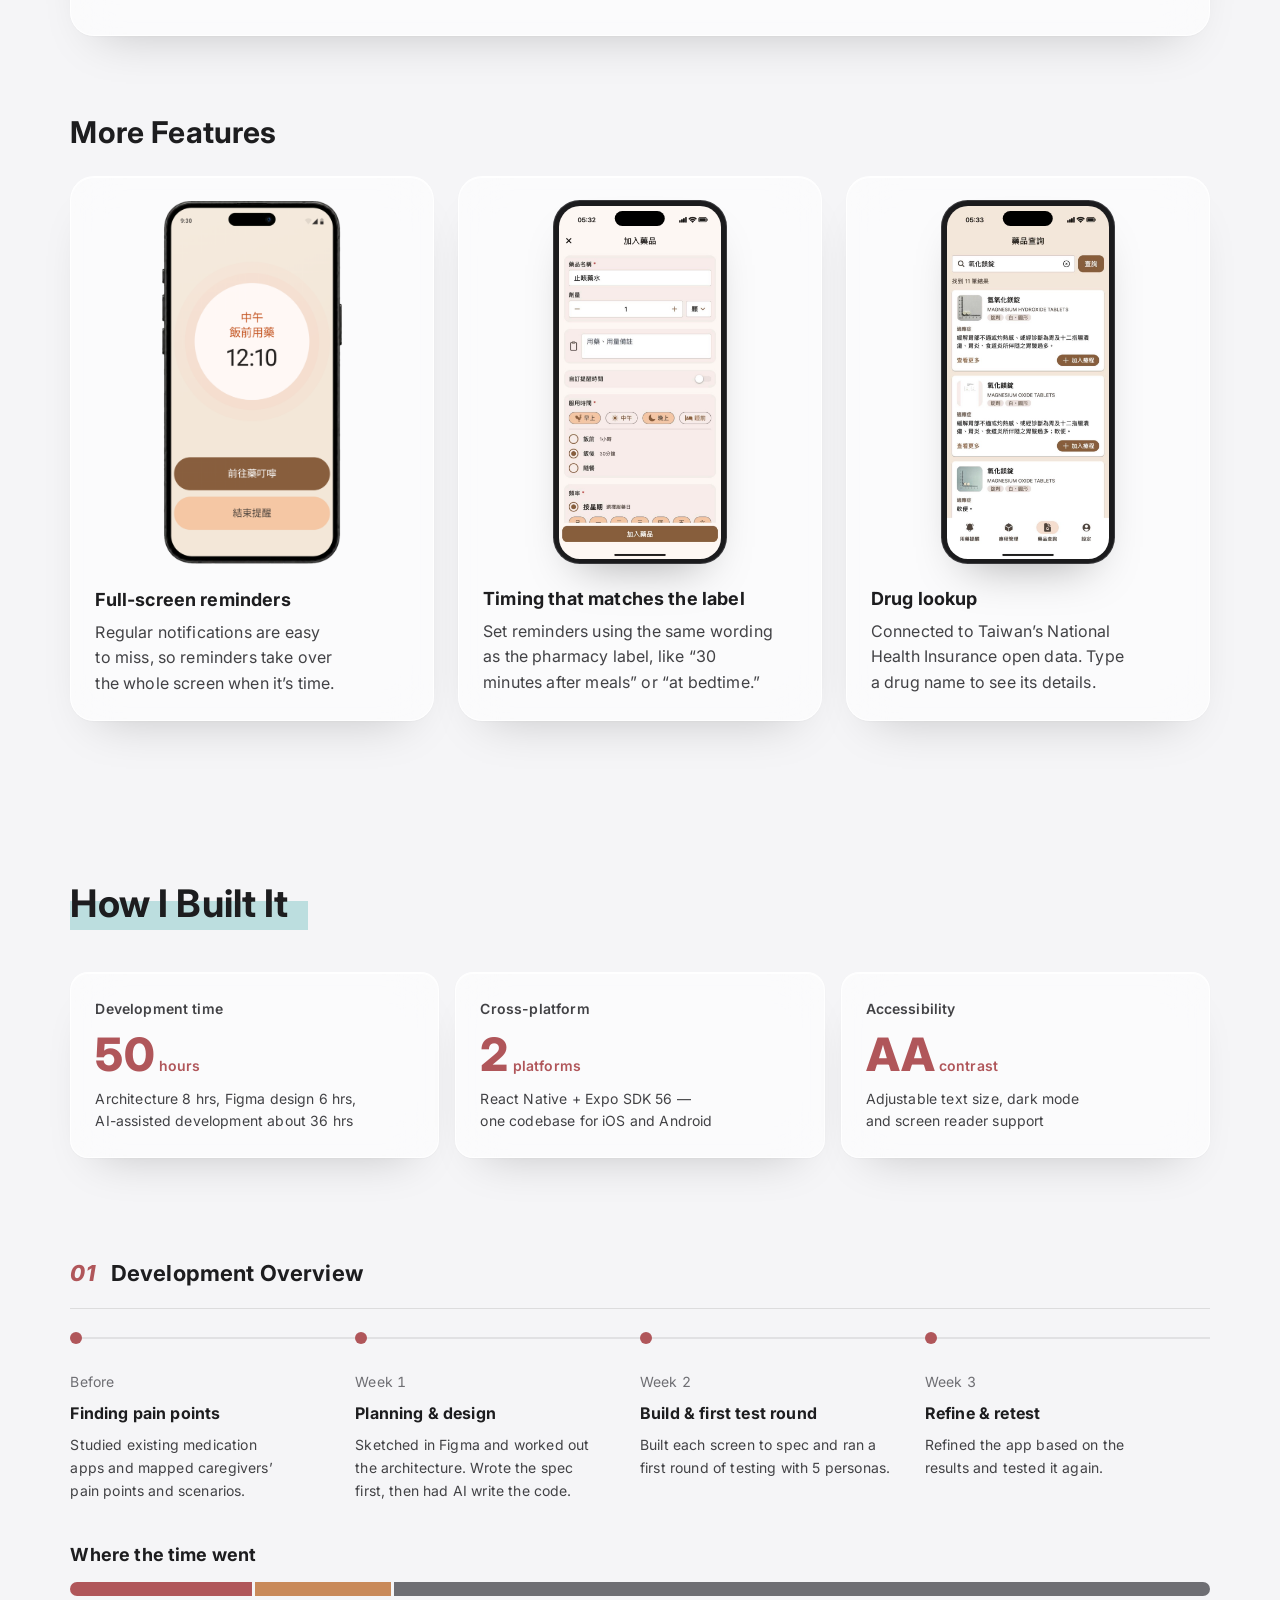
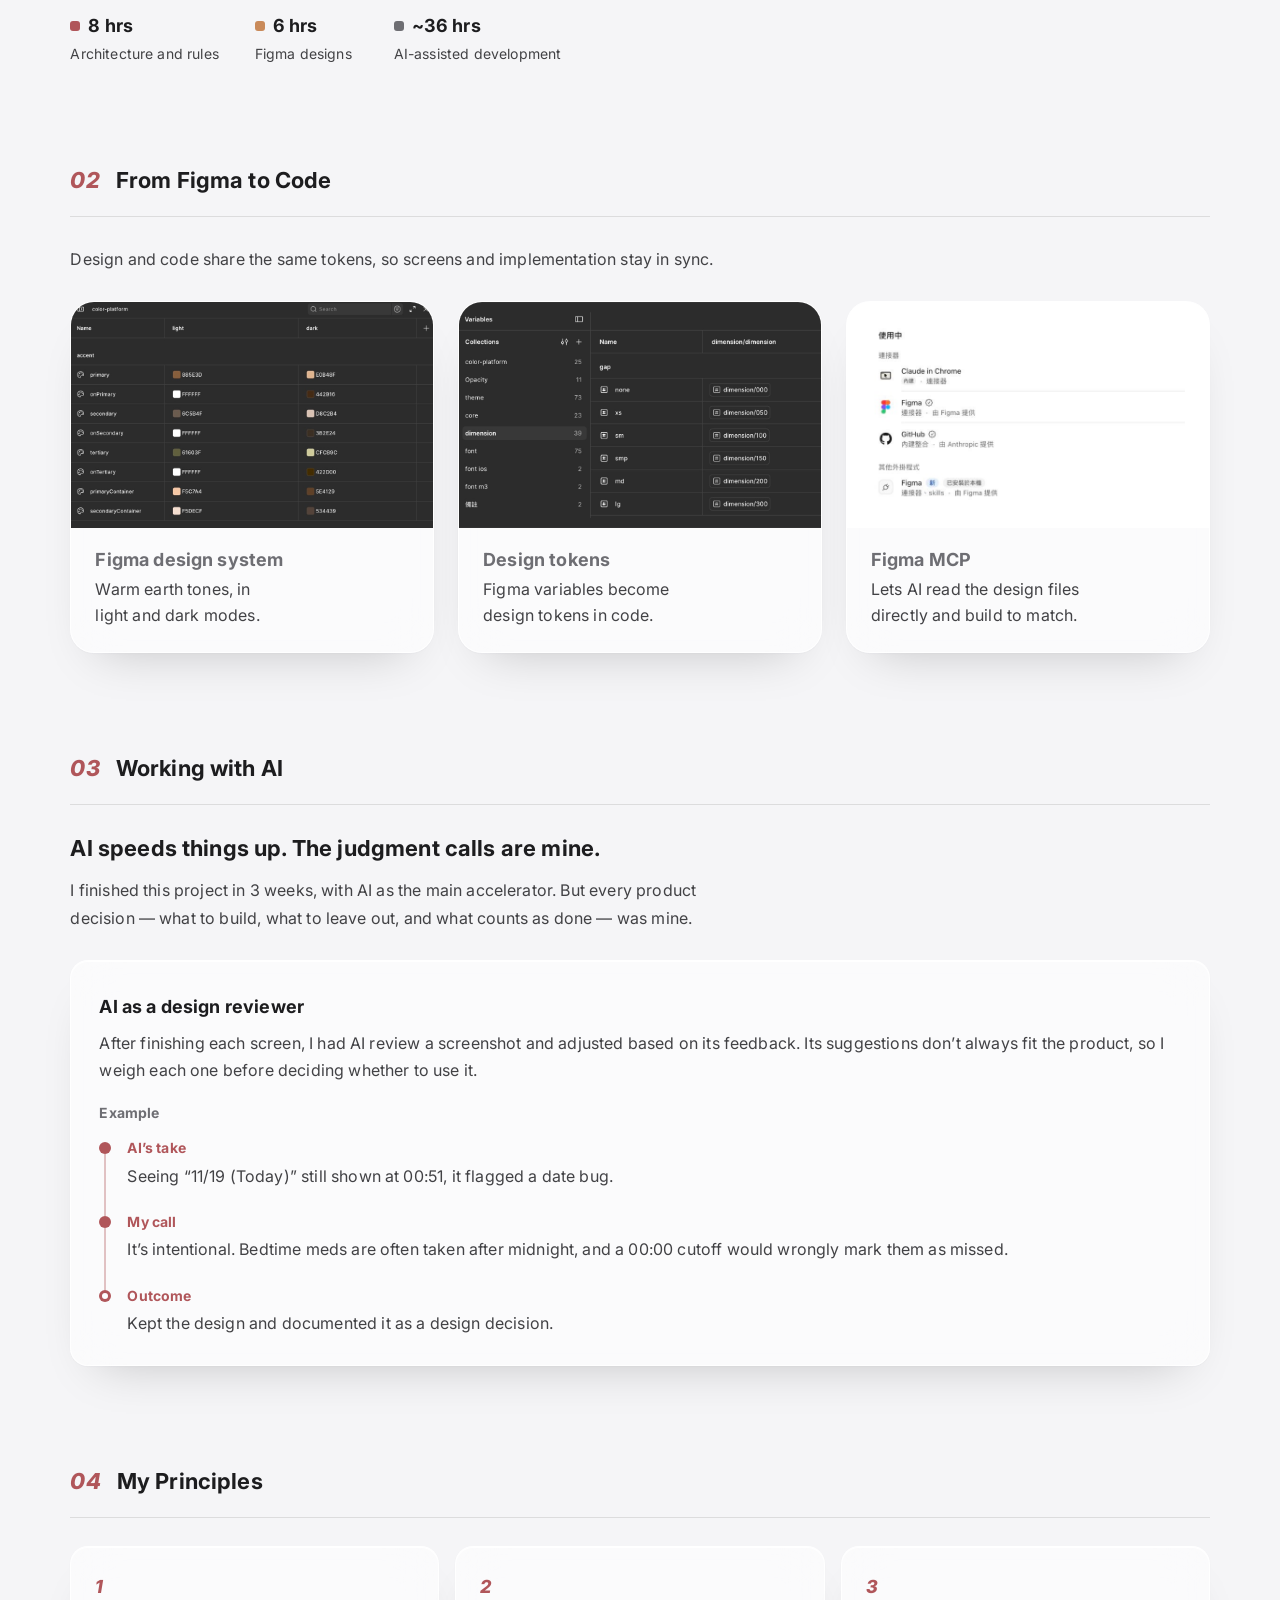
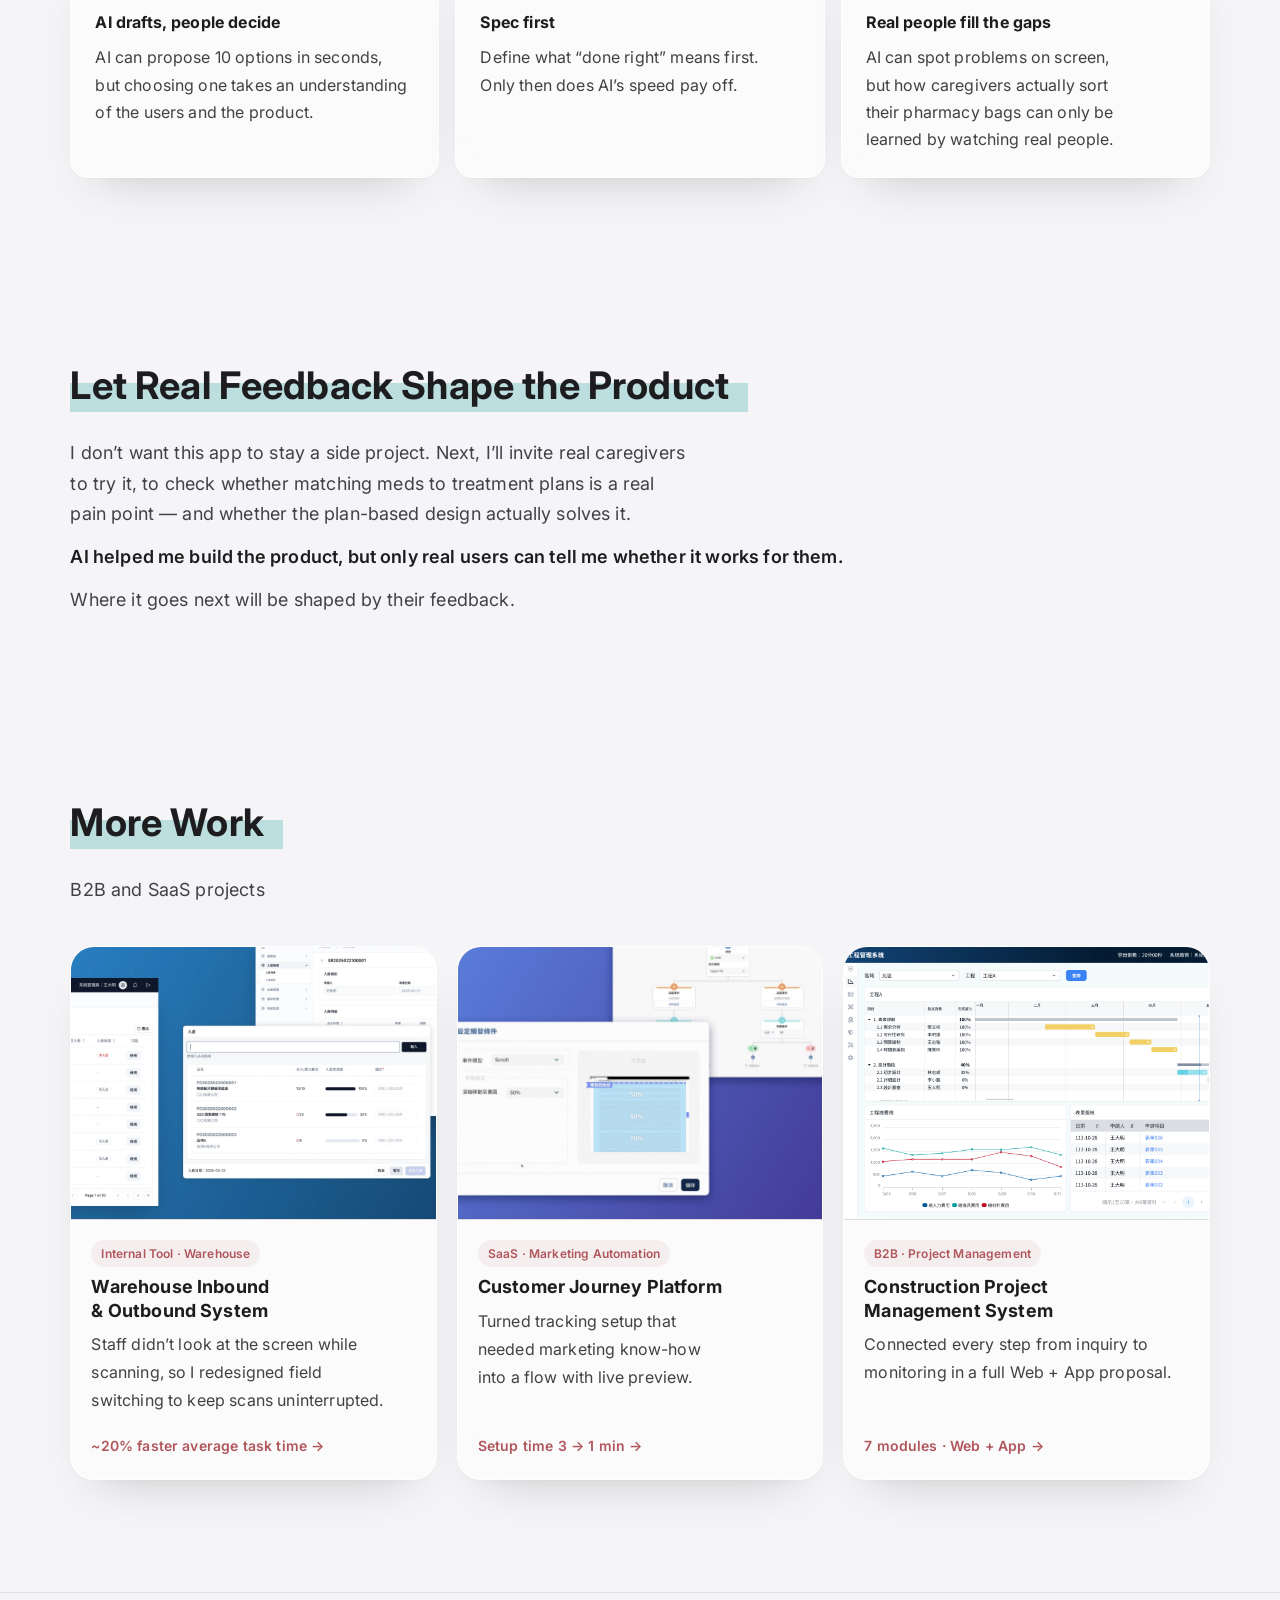
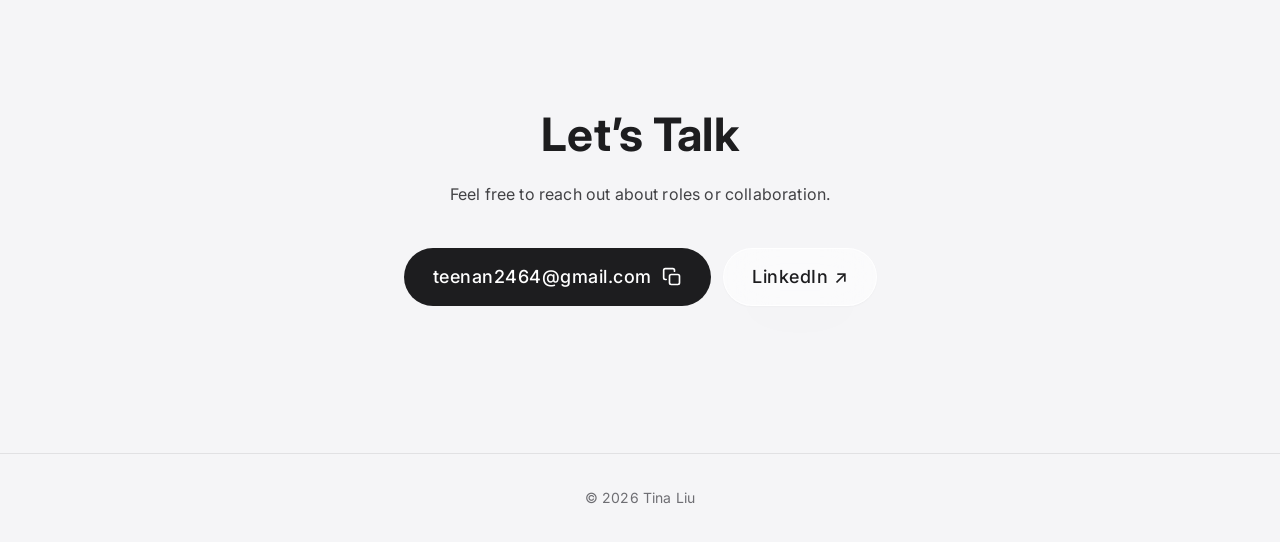
<file: en/index.html>
<!doctype html>
<html lang="en">
<head>
  <meta charset="utf-8">
  <meta name="viewport" content="width=device-width, initial-scale=1">
  <title>Tina Liu | UI/UX Designer</title>
  <meta name="description" content="Portfolio of Tina Liu, a UI/UX designer with 6 years of experience in B2B, SaaS and dashboard design. Featured project: MedReminder, a medication reminder app built in collaboration with AI.">
  <link rel="alternate" hreflang="zh-Hant" href="https://teenan2464-ui.github.io/portfolio/">
  <link rel="alternate" hreflang="en" href="https://teenan2464-ui.github.io/portfolio/en/">
  <link rel="preconnect" href="https://fonts.googleapis.com">
  <link rel="preconnect" href="https://fonts.gstatic.com" crossorigin>
  <link href="https://fonts.googleapis.com/css2?family=Inter:ital,wght@0,400;0,500;0,600;0,700;0,800;1,800&family=Noto+Sans+TC:wght@400;500;600;700;800&display=swap" rel="stylesheet">
  <link rel="stylesheet" href="../assets/style.css?v=20261124173220">
</head>
<body>

<header class="site-header">
  <div class="wrap">
    <a class="logo" href="#top">Tina Liu</a>
    <nav class="nav" id="nav">
      <a href="#about">About</a>
      <a href="#medreminder">MedReminder</a>
      <details class="menu">
        <summary>More Work</summary>
        <div class="menu-panel">
          <a href="work/warehouse.html">Warehouse Inbound &amp; Outbound System</a>
          <a href="work/customer-journey.html">Customer Journey Platform</a>
          <a href="work/contract.html">Construction Project Management System</a>
        </div>
      </details>
    </nav>
    <div class="header-actions">
      <a class="lang-switch" href="../index.html" lang="zh-Hant" hreflang="zh-Hant" aria-label="切換到中文版">中文</a>
      <a class="btn btn-primary btn-sm" href="#contact">Get in Touch</a>
      <button class="nav-toggle" aria-label="Open menu" aria-controls="nav" aria-expanded="false"><span></span><span></span></button>
    </div>
  </div>
</header>

<main id="top">
  <!-- 1. Intro -->
  <section class="intro" id="about">
    <div class="wrap">
      <div class="intro-art" aria-hidden="true"><svg class="waves" viewBox="0 0 1200 600" preserveAspectRatio="none"><defs><linearGradient id="wg-coral" x1="0" y1="0" x2="0" y2="1"><stop offset="0" stop-color="#dfe3c6"/><stop offset=".08" stop-color="#fbd2b8"/><stop offset=".22" stop-color="#f9b490"/></linearGradient><linearGradient id="wg-mint" x1="0" y1="0" x2="0" y2="1"><stop offset="0" stop-color="#f8d3bd"/><stop offset=".08" stop-color="#cfe2c9"/><stop offset=".2" stop-color="#b3e7d9"/></linearGradient></defs><g class="wave wave-1"><path d="M0 242 L20 241 L40 243 L60 245 L80 249 L100 253 L120 255 L140 254 L160 250 L180 244 L200 237 L220 232 L240 231 L260 235 L280 245 L300 260 L320 276 L340 291 L360 302 L380 305 L400 299 L420 285 L440 265 L460 240 L480 215 L500 193 L520 176 L540 165 L560 160 L580 158 L600 158 L620 159 L640 157 L660 155 L680 151 L700 147 L720 145 L740 146 L760 150 L780 156 L800 163 L820 168 L840 169 L860 165 L880 155 L900 140 L920 124 L940 109 L960 98 L980 95 L1000 101 L1020 115 L1040 135 L1060 160 L1080 185 L1100 207 L1120 224 L1140 235 L1160 240 L1180 242 L1200 242 L1220 241 L1240 243 L1260 245 L1280 249 L1300 253 L1320 255 L1340 254 L1360 250 L1380 244 L1400 237 L1420 232 L1440 231 L1460 235 L1480 245 L1500 260 L1520 276 L1540 291 L1560 302 L1580 305 L1600 299 L1620 285 L1640 265 L1660 240 L1680 215 L1700 193 L1720 176 L1740 165 L1760 160 L1780 158 L1800 158 L1820 159 L1840 157 L1860 155 L1880 151 L1900 147 L1920 145 L1940 146 L1960 150 L1980 156 L2000 163 L2020 168 L2040 169 L2060 165 L2080 155 L2100 140 L2120 124 L2140 109 L2160 98 L2180 95 L2200 101 L2220 115 L2240 135 L2260 160 L2280 185 L2300 207 L2320 224 L2340 235 L2360 240 L2380 242 L2400 242 L2400 760 L0 760Z" fill="#8fdcc6"/></g><g class="wave wave-2"><path d="M0 340 L20 337 L40 331 L60 325 L80 319 L100 314 L120 311 L140 308 L160 305 L180 302 L200 296 L220 288 L240 277 L260 262 L280 243 L300 222 L320 201 L340 181 L360 164 L380 151 L400 143 L420 142 L440 146 L460 155 L480 168 L500 183 L520 197 L540 211 L560 222 L580 230 L600 236 L620 240 L640 243 L660 246 L680 249 L700 255 L720 262 L740 271 L760 281 L780 290 L800 297 L820 302 L840 302 L860 299 L880 293 L900 283 L920 272 L940 262 L960 253 L980 248 L1000 247 L1020 252 L1040 260 L1060 273 L1080 287 L1100 303 L1120 317 L1140 328 L1160 336 L1180 340 L1200 340 L1220 337 L1240 331 L1260 325 L1280 319 L1300 314 L1320 311 L1340 308 L1360 305 L1380 302 L1400 296 L1420 288 L1440 277 L1460 262 L1480 243 L1500 222 L1520 201 L1540 181 L1560 164 L1580 151 L1600 143 L1620 142 L1640 146 L1660 155 L1680 168 L1700 183 L1720 197 L1740 211 L1760 222 L1780 230 L1800 236 L1820 240 L1840 243 L1860 246 L1880 249 L1900 255 L1920 262 L1940 271 L1960 281 L1980 290 L2000 297 L2020 302 L2040 302 L2060 299 L2080 293 L2100 283 L2120 272 L2140 262 L2160 253 L2180 248 L2200 247 L2220 252 L2240 260 L2260 273 L2280 287 L2300 303 L2320 317 L2340 328 L2360 336 L2380 340 L2400 340 L2400 760 L0 760Z" fill="#a9e4d5"/></g><g class="wave wave-3"><path d="M0 304 L20 296 L40 281 L60 262 L80 244 L100 233 L120 233 L140 245 L160 267 L180 293 L200 318 L220 337 L240 347 L260 349 L280 348 L300 347 L320 350 L340 360 L360 373 L380 387 L400 397 L420 399 L440 393 L460 382 L480 371 L500 365 L520 369 L540 383 L560 405 L580 431 L600 453 L620 468 L640 473 L660 469 L680 460 L700 450 L720 443 L740 441 L760 442 L780 443 L800 439 L820 427 L840 407 L860 382 L880 356 L900 336 L920 326 L940 326 L960 336 L980 349 L1000 360 L1020 365 L1040 361 L1060 349 L1080 333 L1100 318 L1120 307 L1140 303 L1160 304 L1180 305 L1200 304 L1220 296 L1240 281 L1260 262 L1280 244 L1300 233 L1320 233 L1340 245 L1360 267 L1380 293 L1400 318 L1420 337 L1440 347 L1460 349 L1480 348 L1500 347 L1520 350 L1540 360 L1560 373 L1580 387 L1600 397 L1620 399 L1640 393 L1660 382 L1680 371 L1700 365 L1720 369 L1740 383 L1760 405 L1780 431 L1800 453 L1820 468 L1840 473 L1860 469 L1880 460 L1900 450 L1920 443 L1940 441 L1960 442 L1980 443 L2000 439 L2020 427 L2040 407 L2060 382 L2080 356 L2100 336 L2120 326 L2140 326 L2160 336 L2180 349 L2200 360 L2220 365 L2240 361 L2260 349 L2280 333 L2300 318 L2320 307 L2340 303 L2360 304 L2380 305 L2400 304 L2400 760 L0 760Z" fill="url(#wg-coral)"/></g><g class="wave wave-4"><path d="M0 483 L20 487 L40 481 L60 466 L80 453 L100 447 L120 451 L140 461 L160 470 L180 470 L200 463 L220 454 L240 451 L260 459 L280 476 L300 496 L320 511 L340 517 L360 516 L380 515 L400 523 L420 539 L440 559 L460 575 L480 581 L500 575 L520 563 L540 554 L560 553 L580 557 L600 561 L620 556 L640 540 L660 516 L680 492 L700 475 L720 468 L740 467 L760 464 L780 453 L800 434 L820 414 L840 400 L860 398 L880 407 L900 418 L920 425 L940 424 L960 418 L980 413 L1000 416 L1020 430 L1040 449 L1060 465 L1080 472 L1100 469 L1120 461 L1140 456 L1160 461 L1180 472 L1200 483 L1220 487 L1240 481 L1260 466 L1280 453 L1300 447 L1320 451 L1340 461 L1360 470 L1380 470 L1400 463 L1420 454 L1440 451 L1460 459 L1480 476 L1500 496 L1520 511 L1540 517 L1560 516 L1580 515 L1600 523 L1620 539 L1640 559 L1660 575 L1680 581 L1700 575 L1720 563 L1740 554 L1760 553 L1780 557 L1800 561 L1820 556 L1840 540 L1860 516 L1880 492 L1900 475 L1920 468 L1940 467 L1960 464 L1980 453 L2000 434 L2020 414 L2040 400 L2060 398 L2080 407 L2100 418 L2120 425 L2140 424 L2160 418 L2180 413 L2200 416 L2220 430 L2240 449 L2260 465 L2280 472 L2300 469 L2320 461 L2340 456 L2360 461 L2380 472 L2400 483 L2400 760 L0 760Z" fill="url(#wg-mint)"/></g></svg></div>
      <h1 class="intro-name">Hello, I’m <b>Tina Liu</b></h1>
      <p class="intro-title">UI/UX Designer with 6 years of experience</p>
      <p class="intro-text">I design B2B/SaaS products and data dashboards across web, mobile apps and admin systems. I start by getting the requirements and workflow rules clear before designing anything. Most recently, I built an app on my own — from product planning and design to implementation.</p>
    </div>
  </section>

  <!-- 2. Skills -->
  <section class="skills-row" id="skills" aria-label="Skills">
    <div class="skill-col">
      <h2>Tools &amp; Tech</h2>
      <ul><li>Figma</li><li>Claude Code</li><li>Jira</li><li>Photoshop, Illustrator</li></ul>
    </div>
    <div class="skill-col">
      <h2>Product Development</h2>
      <ul><li>PRDs and workflow rules</li><li>ERP workflows and permissions</li><li>Data structure and information architecture</li><li>Cross-functional collaboration</li></ul>
    </div>
    <div class="skill-col">
      <h2>Expertise</h2>
      <ul><li>Design systems</li><li>B2B / SaaS systems</li><li>Data dashboards and admin systems</li><li>iOS / Android design</li></ul>
    </div>
    <div class="skill-col">
      <h2>User Experience</h2>
      <ul><li>User research and interviews</li><li>Journey maps and information architecture</li><li>Wireframes / Prototypes</li><li>Usability testing</li></ul>
    </div>
  </section>

  <!-- 3. Featured: MedReminder -->
  <section class="project" id="medreminder">
    <div class="wrap project-grid">
      <div class="project-text">
        <h2 class="project-title"><span>A medication reminder app for <em>caregivers</em></span>MedReminder</h2>
        <p class="project-lead">Parents, kids, pets — everyone you care for has different medication needs, and the more people you look after, the more complicated it gets. MedReminder organizes medications by person and treatment plan, so every dose is clear and caregiving feels a little lighter.</p>
        <dl class="project-meta">
          <div><dt>Role</dt><dd>Product Design &amp; App Development (Solo)</dd></div>
          <div><dt>Platform</dt><dd>iOS / Android (React Native) + lightweight web version</dd></div>
          <div><dt>Tools</dt><dd>Figma, Claude</dd></div>
          <div><dt>Status</dt><dd>Beta — not yet on app stores</dd></div>
          <div><dt>Timeline</dt><dd>2026 · about 3 weeks</dd></div>
        </dl>
        <a class="btn btn-primary" href="work/demo.html"><img src="../assets/img/ic-open.svg" width="24" height="24" alt="">View Demo</a>
        <p class="demo-note">The app interface is in Traditional Chinese.</p>
      </div>
      <div class="project-mockup">
        <img src="../assets/img/mr-mockup.png?v=20261124173220" alt="MedReminder home screen: the evening after-meal time slot, listing the medications and doses Mom and Dad need to take, grouped by treatment plan">
      </div>
    </div>
  </section>

  <!-- The Problem -->
  <section class="scenes" id="scenes" aria-labelledby="scenes-title">
    <div class="wrap">
      <h2 class="marker-title" id="scenes-title">The Problem</h2>
      <p class="scenes-lead">Most medication apps are built around reminders for one person, and fall short when care gets more complex. I identified three common scenarios.</p>
      <div class="scene-list">
        <figure class="scene">
          <div class="scene-art"><img src="../assets/img/scene-1.jpg?v=20261124173220" width="1200" height="750" alt="A worried father with one hand on his coughing child and a medicine bottle in the other, while an older relative takes medication beside them" loading="lazy"></div>
          <figcaption><h3>Caring for kids and parents at once</h3><p>A child’s cold medicine and a parent’s chronic meds come with different schedules and doses.</p></figcaption>
        </figure>
        <figure class="scene">
          <div class="scene-art"><img src="../assets/img/scene-2.jpg?v=20261124173220" width="1200" height="750" alt="A puzzled caregiver sitting cross-legged with two medicine bottles, facing a dog, a cat and a white dog, each with its own dish of medication" loading="lazy"></div>
          <figcaption><h3>More than one pet</h3><p>In multi-pet homes, every animal has its own meds. Relying on memory leads to mix-ups and missed doses.</p></figcaption>
        </figure>
        <figure class="scene">
          <div class="scene-art"><img src="../assets/img/scene-3.jpg?v=20261124173220" width="1200" height="750" alt="A frustrated caregiver holding pharmacy bags in both hands, with bags, bottles and pills scattered across the table" loading="lazy"></div>
          <figcaption><h3>Too many pharmacy bags</h3><p>Bags pile up, it’s unclear which visit each came from, and short-term and long-term meds get mixed up.</p></figcaption>
        </figure>
      </div>
    </div>
  </section>

  <!-- 4. Features -->
  <section class="highlights" id="highlights" aria-labelledby="highlights-title">
    <div class="wrap">
      <h2 class="marker-title" id="highlights-title">Features</h2>

      <div class="core">
        <p class="core-label">Core Design</p>
        <h3 class="core-title">Built around treatment plans</h3>
        <p class="highlights-lead">MedReminder manages medications by treatment plan: meds from the same visit or for the same condition are grouped together. They start together, end together, and can be resumed together.</p>
        <ol class="core-steps">
          <li class="core-step">
            <div class="core-shots"><div class="phone"><img src="../assets/img/mr-core-1.jpg?v=20261124173220" width="600" height="1304" alt="Plan settings: Mom’s hypertension plan, containing a blood pressure medication and a cholesterol medication" loading="lazy"><span class="phone-island"></span></div></div>
            <div class="core-text">
              <p class="core-num">01</p>
              <h4>Create a plan</h4>
              <p>Create a plan for each person, like “Mom · Hypertension,” to keep meds from the same visit together. Each med has its own frequency and start and end dates.</p>
            </div>
          </li>
          <li class="core-step">
            <div class="core-shots"><div class="phone"><img src="../assets/img/mr-core-2.jpg?v=20261124173220" width="600" height="1304" alt="Plan management in multi-select mode: Cold and Dermatitis are checked, with the End plan button" loading="lazy"><span class="phone-island"></span></div></div>
            <div class="core-text">
              <p class="core-num">02</p>
              <h4>End a plan</h4>
              <p>Once the illness is over, end the whole plan. Reminders stop for every med in it, nothing counts as missed, and the history is kept. Plans also end automatically when the meds run out.</p>
            </div>
          </li>
          <li class="core-step">
            <div class="core-shots"><div class="phone"><img src="../assets/img/mr-core-3.jpg?v=20261124173220" width="600" height="1304" alt="Ended plans: Cold and Dermatitis, with Dermatitis swiped left to reveal Resume and Delete" loading="lazy"><span class="phone-island"></span></div></div>
            <div class="core-text">
              <p class="core-num">03</p>
              <h4>Resume a plan</h4>
              <p>If symptoms return or the doctor prescribes the same meds again, resume it from “Ended plans” — no need to re-enter each medication.</p>
            </div>
          </li>
        </ol>
        <div class="core-why">
          <h4>Design Rationale</h4>
          <p>Instead of tracking each medication on its own, the app ties together who takes it, why, and for how long, making short-term and long-term meds easy to tell apart. Ended plans can be resumed if a condition returns, so the record stays complete and continuous.</p>
        </div>
      </div>

      <div class="core core-2">
        <p class="core-label">Caregiver Scenario</p>
        <h3 class="core-title">Given but not logged? Catch up in one go</h3>
        <p class="highlights-lead">Caregivers often remember to log a dose only after they’ve given it. The medication log shows the whole family’s status on one page, so missed entries can be filled in all at once.</p>
        <ol class="core-steps">
          <li class="core-step">
            <div class="core-shots"><div class="phone"><img src="../assets/img/mr-rec-1.jpg?v=20261124173220" width="600" height="1304" alt="Medication log: Me, Mom and a pet, each listing morning, noon, evening and bedtime status by plan, with untaken doses marked by an exclamation mark" loading="lazy"><span class="phone-island"></span></div></div>
            <div class="core-text">
              <p class="core-num">01</p>
              <h4>The whole family on one page</h4>
              <p>The calendar flags days with untaken doses. Below, each med is listed by person › plan, showing morning, noon, evening and bedtime status with both symbols and color.</p>
            </div>
          </li>
          <li class="core-step">
            <div class="core-shots"><div class="phone"><img src="../assets/img/mr-rec-2.jpg?v=20261124173220" width="600" height="1304" alt="Logging list: Mom’s evening diabetes and supplement plans shown together, with a button to log them all at once" loading="lazy"><span class="phone-island"></span></div></div>
            <div class="core-text">
              <p class="core-num">02</p>
              <h4>Batch-log across plans</h4>
              <p>Tap a name to jump to that person’s first time slot with untaken doses. Meds from different plans in the same slot can be logged together, with the time set to the original reminder by default.</p>
            </div>
          </li>
          <li class="core-step">
            <div class="core-shots"><div class="phone"><img src="../assets/img/mr-rec-3.jpg?v=20261124173220" width="600" height="1304" alt="The home screen at 5:22 a.m. still showing the bedtime slot, with half a cholesterol pill for Mom not yet checked off" loading="lazy"><span class="phone-island"></span></div></div>
            <div class="core-text">
              <p class="core-num">03</p>
              <h4>Rules that match real routines</h4>
              <p>Early-morning hours still count as the previous day, so bedtime meds taken after midnight aren’t marked as missed. Doses from the last 3 days (including today) can be logged; older records are view-only.</p>
            </div>
          </li>
        </ol>
        <div class="core-why">
          <h4>Design Rationale</h4>
          <p>The most common problem for caregivers isn’t a missed dose — it’s a dose given but never logged. Logging follows how caregivers actually work: by person, across plans, one time slot at a time. A note reminds users that logging is only a record, and that missed doses should be handled as their doctor or pharmacist advises, keeping records accurate without replacing professional judgment.</p>
        </div>
      </div>

      <h3 class="features-title">More Features</h3>
      <div class="features">
        <article class="feature">
          <div class="feature-shot"><img src="../assets/img/mr-front-5.png" alt="Full-screen reminder: before-lunch medications" loading="lazy"></div>
          <h4>Full-screen reminders</h4>
          <p>Regular notifications are easy to miss, so reminders take over the whole screen when it’s time.</p>
        </article>
        <article class="feature">
          <div class="feature-phone"><div class="phone"><img src="../assets/img/mr-feat-timing.jpg?v=20261120053602" width="600" height="1304" alt="Adding a medication: taken in the morning and evening, 30 minutes after meals" loading="lazy"><span class="phone-island"></span></div></div>
          <h4>Timing that matches the label</h4>
          <p>Set reminders using the same wording as the pharmacy label, like “30 minutes after meals” or “at bedtime.”</p>
        </article>
        <article class="feature">
          <div class="feature-phone"><div class="phone"><img src="../assets/img/mr-feat-search.jpg?v=20261120053602" width="600" height="1304" alt="Drug lookup: searching for magnesium oxide tablets, showing the drug photo, dosage form and indications" loading="lazy"><span class="phone-island"></span></div></div>
          <h4>Drug lookup</h4>
          <p>Connected to Taiwan’s National Health Insurance open data. Type a drug name to see its details.</p>
        </article>
      </div>
    </div>
  </section>

  <!-- 5. How I Built It -->
  <section class="devnotes" id="devnotes" aria-labelledby="devnotes-title">
    <div class="wrap">
      <h2 class="marker-title" id="devnotes-title">How I Built It</h2>

      <div class="kpis">
        <div class="kpi"><p class="kpi-label">Development time</p><b>50<small>hours</small></b><span>Architecture 8 hrs, Figma design 6 hrs, AI-assisted development about 36 hrs</span></div>
        <div class="kpi"><p class="kpi-label">Cross-platform</p><b>2<small>platforms</small></b><span>React Native + Expo SDK 56 — one codebase for iOS and Android</span></div>
        <div class="kpi"><p class="kpi-label">Accessibility</p><b>AA<small>contrast</small></b><span>Adjustable text size, dark mode and screen reader support</span></div>
      </div>

      <div class="chapter">
        <div class="chapter-head"><span class="num">01</span><h3>Development Overview</h3></div>
        <ol class="steps steps-4">
          <li><time>Before</time><b>Finding pain points</b><p>Studied existing medication apps and mapped caregivers’ pain points and scenarios.</p></li>
          <li><time>Week 1</time><b>Planning &amp; design</b><p>Sketched in Figma and worked out the architecture. Wrote the spec first, then had AI write the code.</p></li>
          <li><time>Week 2</time><b>Build &amp; first test round</b><p>Built each screen to spec and ran a first round of testing with 5 personas.</p></li>
          <li><time>Week 3</time><b>Refine &amp; retest</b><p>Refined the app based on the results and tested it again.</p></li>
        </ol>
        <h4 class="sub-title">Where the time went</h4>
        <div class="hours" role="img" aria-label="Architecture and rules 8 hours, Figma designs 6 hours, AI-assisted development about 36 hours — about 50 hours in total">
          <div class="hours-bar">
            <span class="h-arch" style="--w: 8"></span>
            <span class="h-figma" style="--w: 6"></span>
            <span class="h-dev" style="--w: 36"></span>
          </div>
          <ul class="hours-legend">
            <li><b><i class="h-arch"></i>8 hrs</b>Architecture and rules</li>
            <li><b><i class="h-figma"></i>6 hrs</b>Figma designs</li>
            <li><b><i class="h-dev"></i>~36 hrs</b>AI-assisted development</li>
          </ul>
        </div>
      </div>

      <div class="chapter">
        <div class="chapter-head"><span class="num">02</span><h3>From Figma to Code</h3></div>
        <p class="chapter-lead">Design and code share the same tokens, so screens and implementation stay in sync.</p>
        <div class="scene-list">
          <figure class="scene">
            <div class="scene-art"><img src="../assets/img/dev-figma.jpg?v=20261124173220" width="1000" height="634" alt="Figma color-platform variables: primary, secondary and other colors, each with a light and a dark value" loading="lazy"></div>
            <figcaption><h4>Figma design system</h4><p>Warm earth tones, in light and dark modes.</p></figcaption>
          </figure>
          <figure class="scene">
            <div class="scene-art"><img src="../assets/img/dev-tokens.jpg?v=20261124173220" width="1000" height="625" alt="Figma Variables collections (color-platform, theme, dimension, font and more) and the dimension spacing variables none, xs, sm, smp, md and lg" loading="lazy"></div>
            <figcaption><h4>Design tokens</h4><p>Figma variables become design tokens in code.</p></figcaption>
          </figure>
          <figure class="scene">
            <div class="scene-art"><img src="../assets/img/dev-mcp.jpg?v=20261124173220" width="784" height="484" alt="Connectors enabled in Claude: Claude in Chrome, Figma and GitHub" loading="lazy"></div>
            <figcaption><h4>Figma MCP</h4><p>Lets AI read the design files directly and build to match.</p></figcaption>
          </figure>
        </div>
      </div>

      <div class="chapter">
        <div class="chapter-head"><span class="num">03</span><h3>Working with AI</h3></div>
        <p class="ai-motto">AI speeds things up. The judgment calls are mine.</p>
        <p class="chapter-lead">I finished this project in 3 weeks, with AI as the main accelerator. But every product decision — what to build, what to leave out, and what counts as done — was mine.</p>

        <ol class="methods">
          <li class="method ai-col">
            <h5>AI as a design reviewer</h5>
            <p>After finishing each screen, I had AI review a screenshot and adjusted based on its feedback. Its suggestions don’t always fit the product, so I weigh each one before deciding whether to use it.</p>
            <p class="example-label">Example</p>
            <ol class="review">
              <li><b>AI’s take</b><p>Seeing “11/19 (Today)” still shown at 00:51, it flagged a date bug.</p></li>
              <li><b>My call</b><p>It’s intentional. Bedtime meds are often taken after midnight, and a 00:00 cutoff would wrongly mark them as missed.</p></li>
              <li><b>Outcome</b><p>Kept the design and documented it as a design decision.</p></li>
            </ol>
          </li>
        </ol>
      </div>

      <div class="chapter">
        <div class="chapter-head"><span class="num">04</span><h3>My Principles</h3></div>
        <ol class="findings principles">
          <li class="finding"><span class="principle-num">1</span><b>AI drafts, people decide</b><p>AI can propose 10 options in seconds, but choosing one takes an understanding of the users and the product.</p></li>
          <li class="finding"><span class="principle-num">2</span><b>Spec first</b><p>Define what “done right” means first. Only then does AI’s speed pay off.</p></li>
          <li class="finding"><span class="principle-num">3</span><b>Real people fill the gaps</b><p>AI can spot problems on screen, but how caregivers actually sort their pharmacy bags can only be learned by watching real people.</p></li>
        </ol>
      </div>
    </div>
  </section>

  <!-- 6. Let real feedback shape the product -->
  <section class="journey" id="journey" aria-labelledby="journey-title">
    <div class="wrap">
      <h2 class="marker-title" id="journey-title">Let Real Feedback Shape the Product</h2>
      <p class="journey-lead">I don’t want this app to stay a side project. Next, I’ll invite real caregivers to try it, to check whether matching meds to treatment plans is a real pain point — and whether the plan-based design actually solves it.</p>
      <p class="journey-lead journey-key">AI helped me build the product, but only real users can tell me whether it works for them.</p>
      <p class="journey-lead">Where it goes next will be shaped by their feedback.</p>
    </div>
  </section>

  <!-- 8. More Work -->
  <section class="section work" id="work" aria-labelledby="work-title">
    <div class="wrap">
      <h2 class="marker-title" id="work-title">More Work</h2>
      <p class="scenes-lead">B2B and SaaS projects</p>
      <div class="work-grid">
        <a class="card" href="work/warehouse.html">
          <div class="card-cover"><img src="../assets/img/wh-cover.jpg" alt="" style="object-position: 62% center"></div>
          <div class="card-body">
            <span class="tag">Internal Tool · Warehouse</span>
            <h3>Warehouse Inbound &amp; Outbound System</h3>
            <p>Staff didn’t look at the screen while scanning, so I redesigned field switching to keep scans uninterrupted.</p>
            <span class="metric">~20% faster average task time →</span>
          </div>
        </a>
        <a class="card" href="work/customer-journey.html">
          <div class="card-cover"><img src="../assets/img/cj-hero-indigo.jpg" alt="" style="object-position: center"></div>
          <div class="card-body">
            <span class="tag">SaaS · Marketing Automation</span>
            <h3>Customer Journey Platform</h3>
            <p>Turned tracking setup that needed marketing know-how into a flow with live preview.</p>
            <span class="metric">Setup time 3 → 1 min →</span>
          </div>
        </a>
        <a class="card" href="work/contract.html">
          <div class="card-cover"><img src="../assets/img/em-dashboard.png" alt=""></div>
          <div class="card-body">
            <span class="tag">B2B · Project Management</span>
            <h3>Construction Project Management System</h3>
            <p>Connected every step from inquiry to monitoring in a full Web + App proposal.</p>
            <span class="metric">7 modules · Web + App →</span>
          </div>
        </a>
      </div>
    </div>
  </section>

  <section class="section contact" id="contact">
    <div class="wrap">
      <h2>Let’s Talk</h2>
      <p>Feel free to reach out about roles or collaboration.</p>
      <div class="hero-actions">
        <button type="button" class="btn btn-primary copy-email" data-email="teenan2464@gmail.com" aria-label="Copy email address teenan2464@gmail.com">teenan2464@gmail.com<svg class="ic-copy" width="20" height="20" viewBox="0 0 24 24" fill="none" stroke="currentColor" stroke-width="2" stroke-linecap="round" stroke-linejoin="round" aria-hidden="true"><rect x="9" y="9" width="12" height="12" rx="2"/><path d="M5 15H4a2 2 0 0 1-2-2V4a2 2 0 0 1 2-2h9a2 2 0 0 1 2 2v1"/></svg><svg class="ic-check" width="20" height="20" viewBox="0 0 24 24" fill="none" stroke="currentColor" stroke-width="2.4" stroke-linecap="round" stroke-linejoin="round" aria-hidden="true"><path d="M5 12.5l4.5 4.5L19 7.5"/></svg></button>
        <a class="btn btn-ghost" href="https://www.linkedin.com/in/tinaliu0924" target="_blank" rel="noopener">LinkedIn ↗</a>
      </div>
      <p class="copy-status" role="status" aria-live="polite"></p>
    </div>
  </section>
</main>

<nav class="toc" id="toc" aria-label="On this page">
  <ol class="toc-list" id="toc-list">
    <li><a href="#about" data-sections="about skills">About</a></li>
    <li><a href="#medreminder" data-sections="medreminder">MedReminder</a></li>
    <li><a href="#scenes" data-sections="scenes">The Problem</a></li>
    <li><a href="#highlights" data-sections="highlights">Features</a></li>
    <li><a href="#devnotes" data-sections="devnotes journey">How I Built It</a></li>
    <li><a href="#work" data-sections="work contact">More Work</a></li>
  </ol>
</nav>

<footer class="site-footer">© 2026 Tina Liu</footer>
<script src="../assets/site.js?v=20261124173220"></script>
  <script src="../assets/gc.js?v=20261124173220"></script>
</body>
</html>
</file>
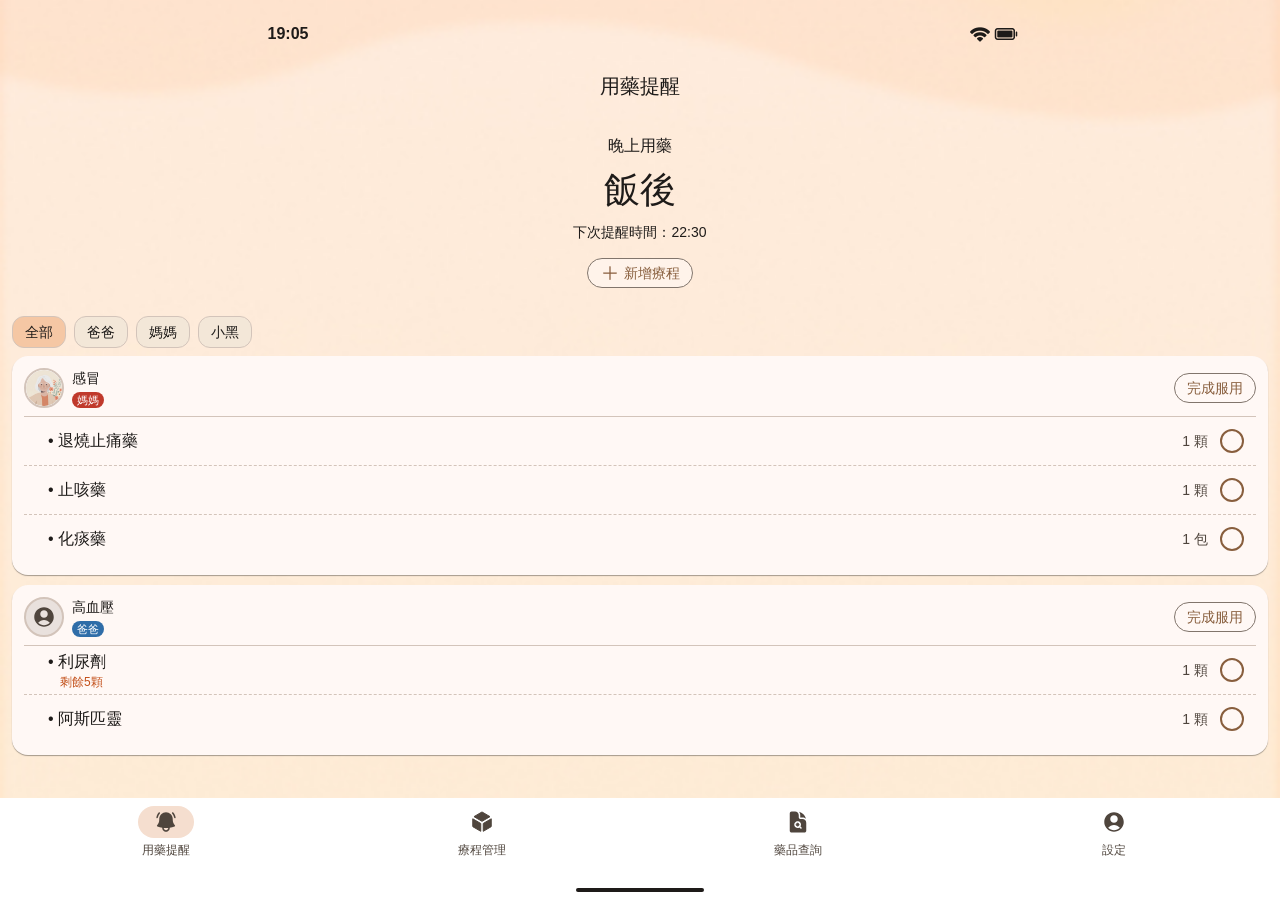
<file: work/medreminder-demo/index.html>
<!DOCTYPE html>
<html lang="zh-Hant">
  <head>
    <meta charset="utf-8" />
    <meta httpEquiv="X-UA-Compatible" content="IE=edge" />
    <meta name="viewport" content="width=device-width, initial-scale=1, shrink-to-fit=no" />
    <title>藥叮嚀</title>
    <!-- The `react-native-web` recommended style reset: https://necolas.github.io/react-native-web/docs/setup/#root-element -->
    <style id="expo-reset">
      /* These styles make the body full-height */
      html,
      body {
        height: 100%;
      }
      /* These styles disable body scrolling if you are using <ScrollView> */
      body {
        overflow: hidden;
      }
      /* These styles make the root element full-height */
      #root {
        display: flex;
        height: 100%;
        flex: 1;
      }
    </style>
  <link rel="preload" href="./_expo/static/css/web-2f652912908923609829ef42adce4e88.css" as="style">
<link rel="stylesheet" href="./_expo/static/css/web-2f652912908923609829ef42adce4e88.css"><link rel="icon" href="./favicon.ico" /><style>* { scrollbar-width: none; } *::-webkit-scrollbar { display: none; } input, textarea { outline: none; }</style></head>

  <body>
    <!-- Use static rendering with Expo Router to support running without JavaScript. -->
    <noscript>
      You need to enable JavaScript to run this app.
    </noscript>
    <!-- The root element for your Expo app. -->
    <div id="root"></div>
  <script src="./_expo/static/js/web/index-eb077f3fefc830641a65008e1615536c.js" defer></script>
</body>
</html>
</file>
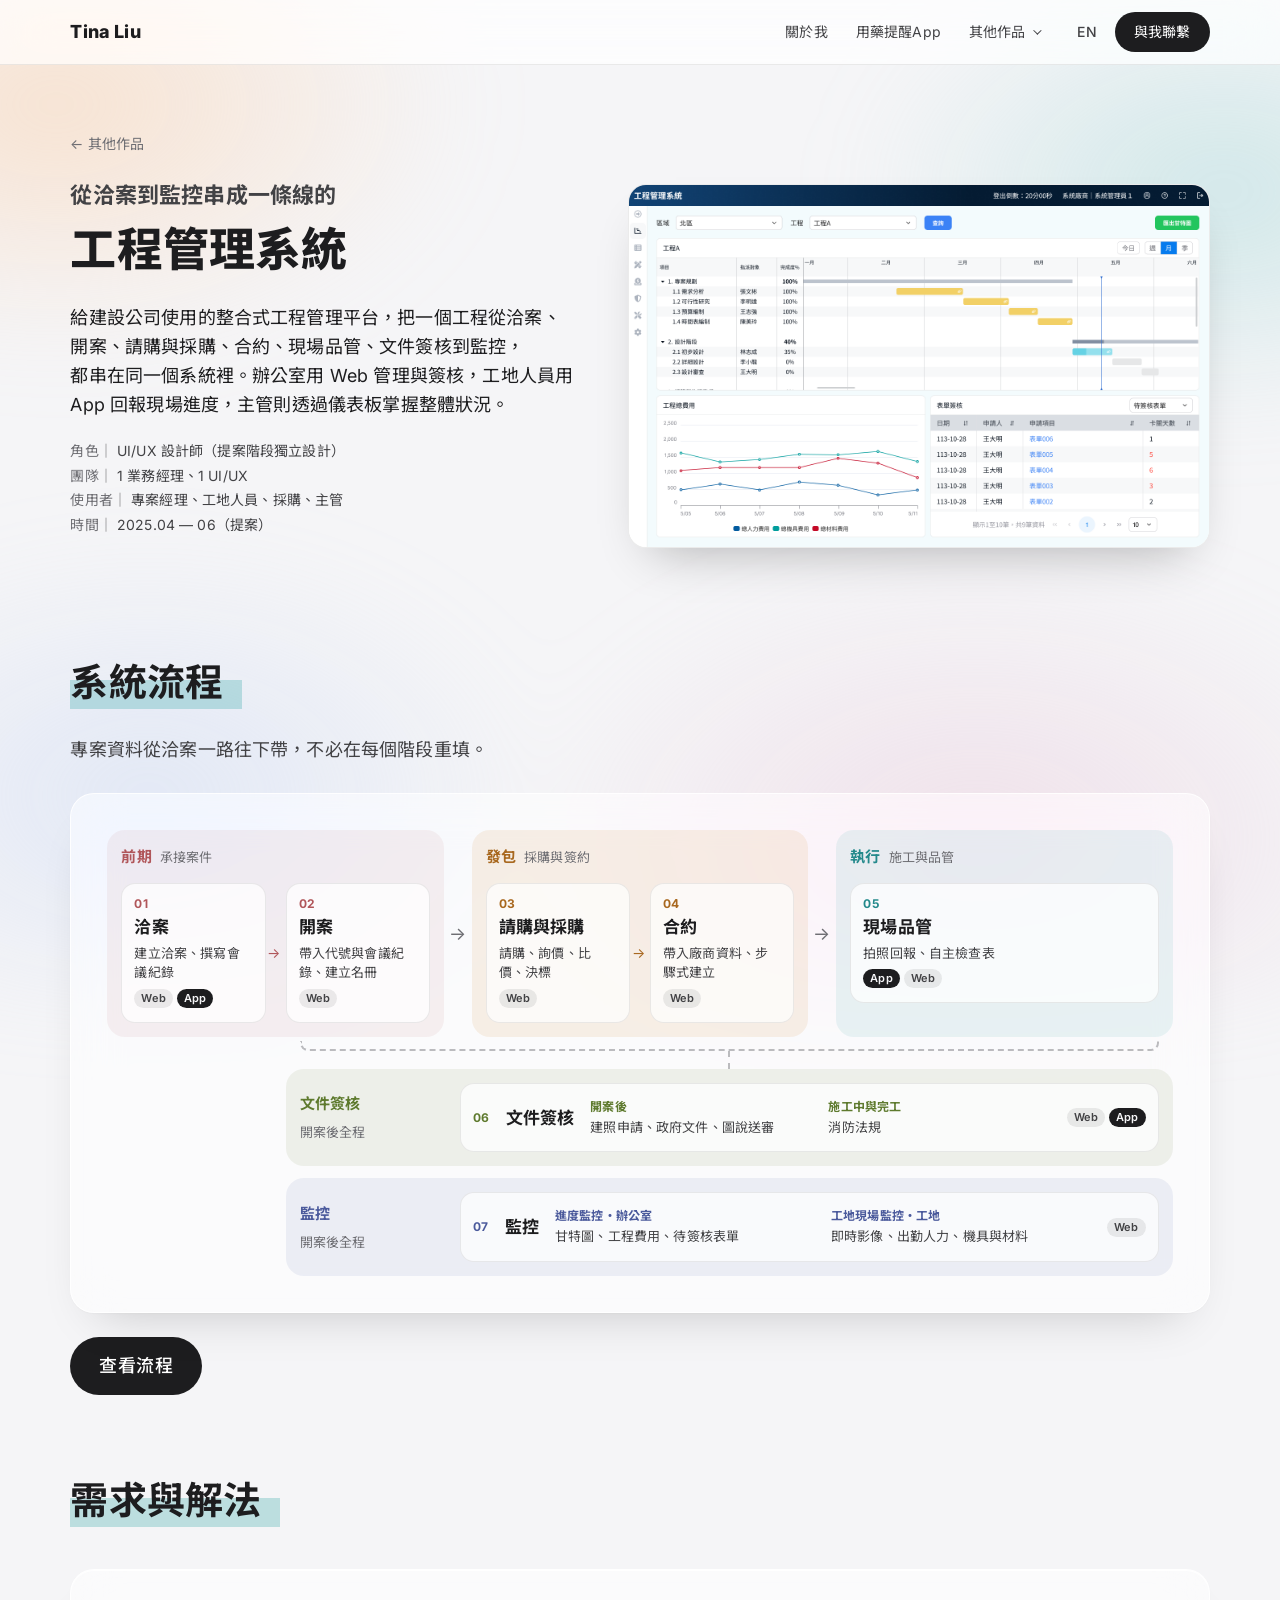
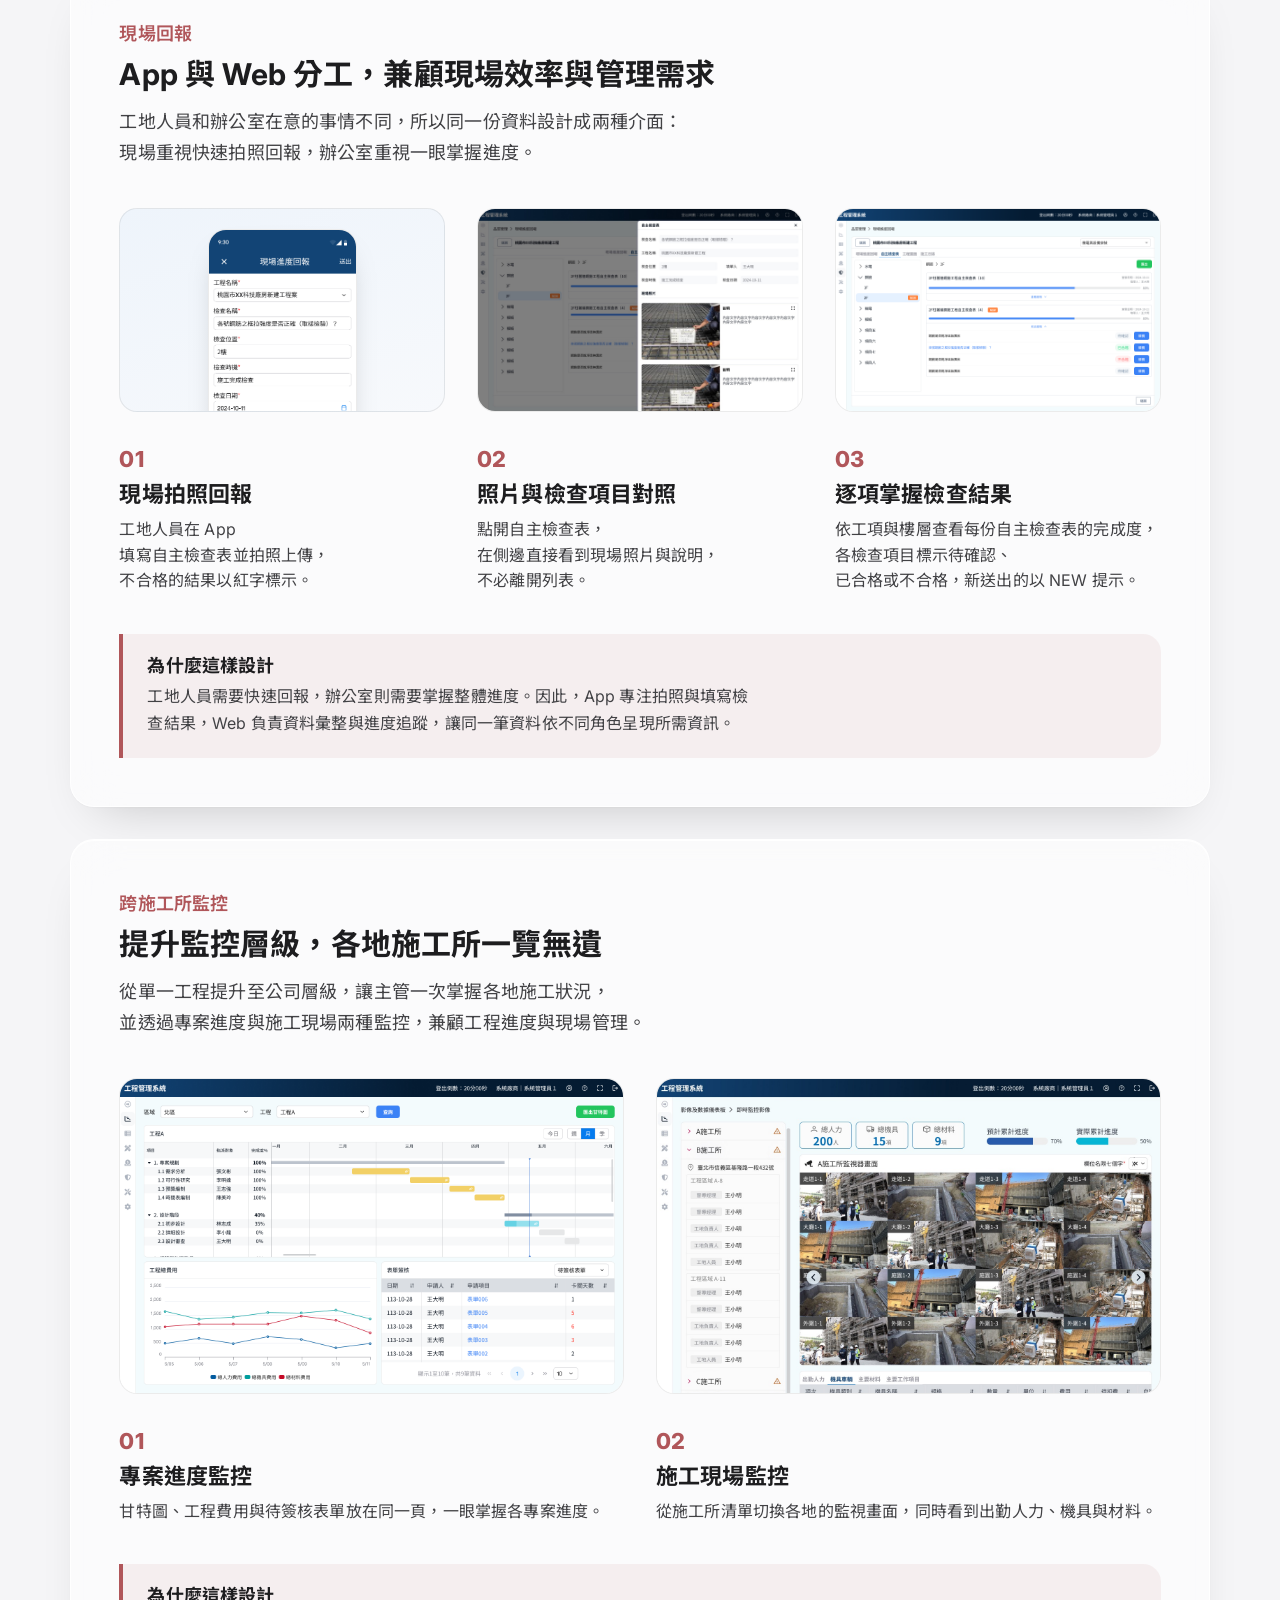
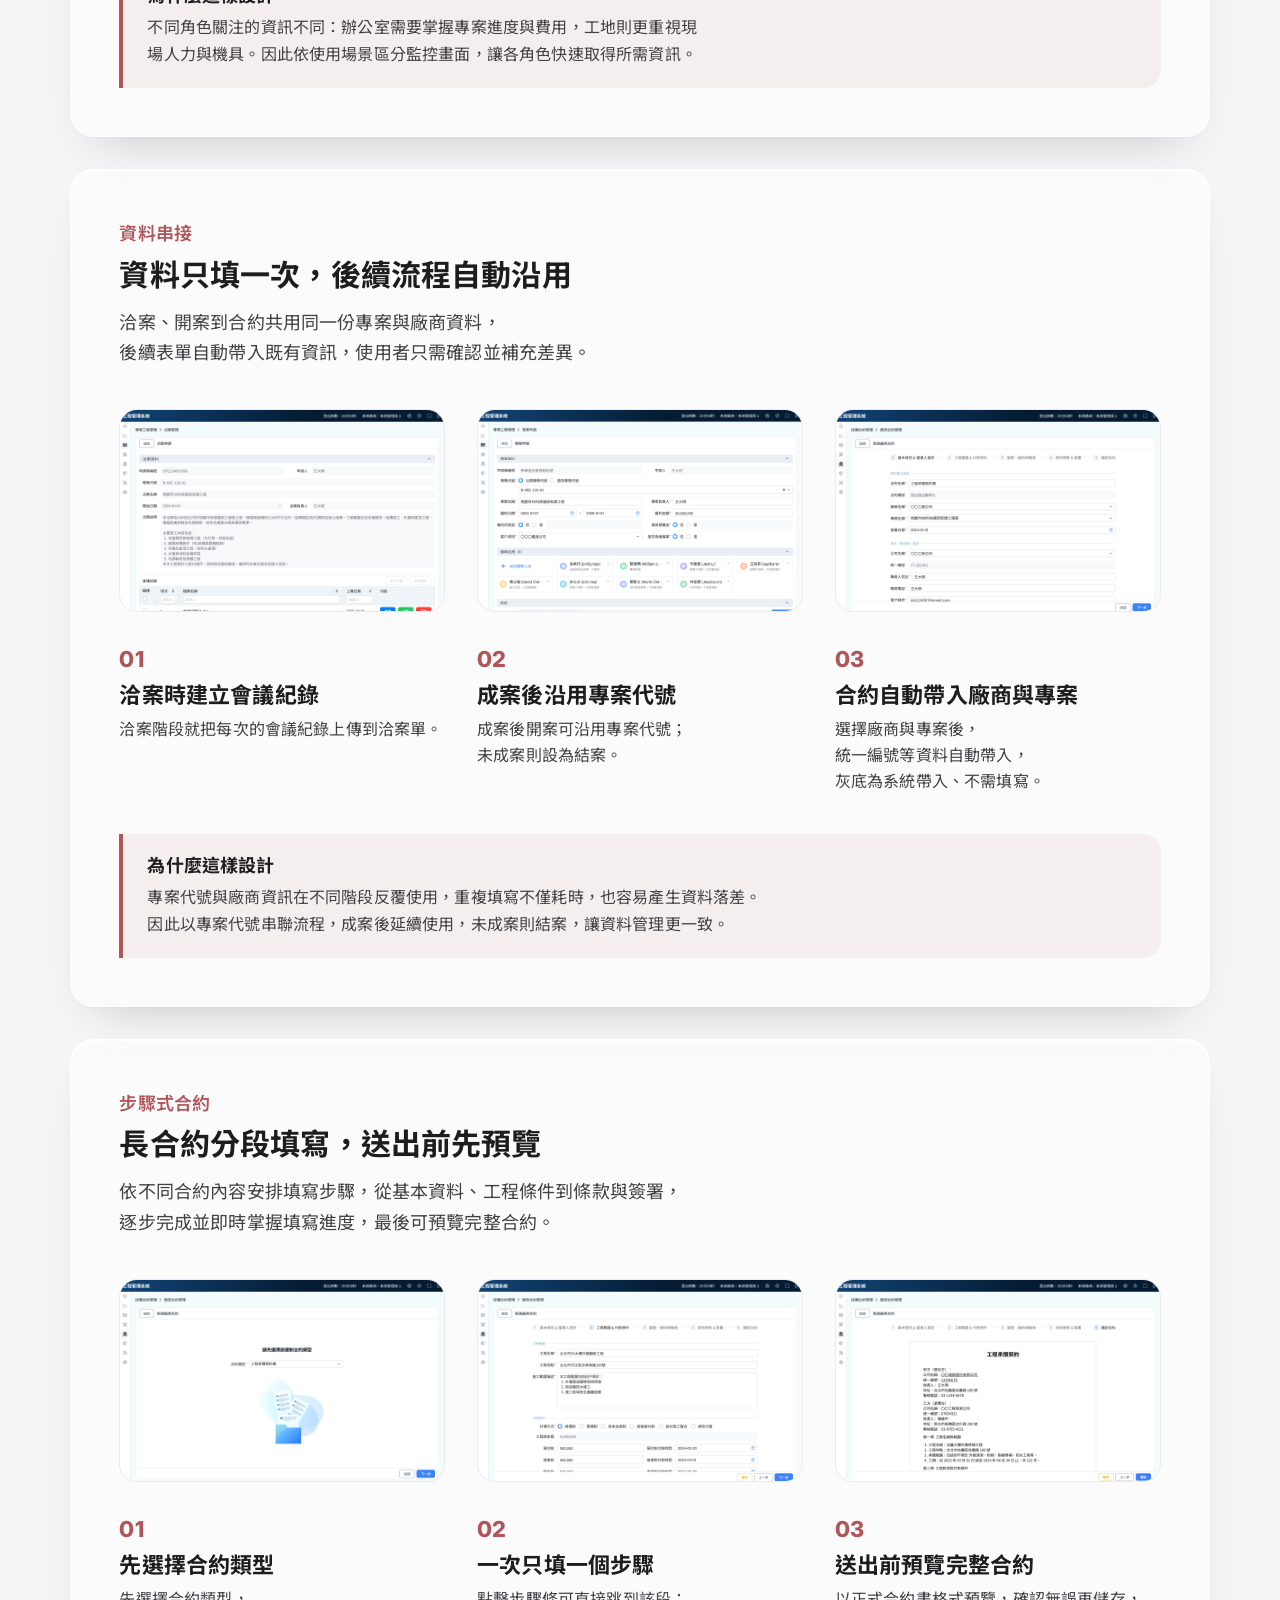
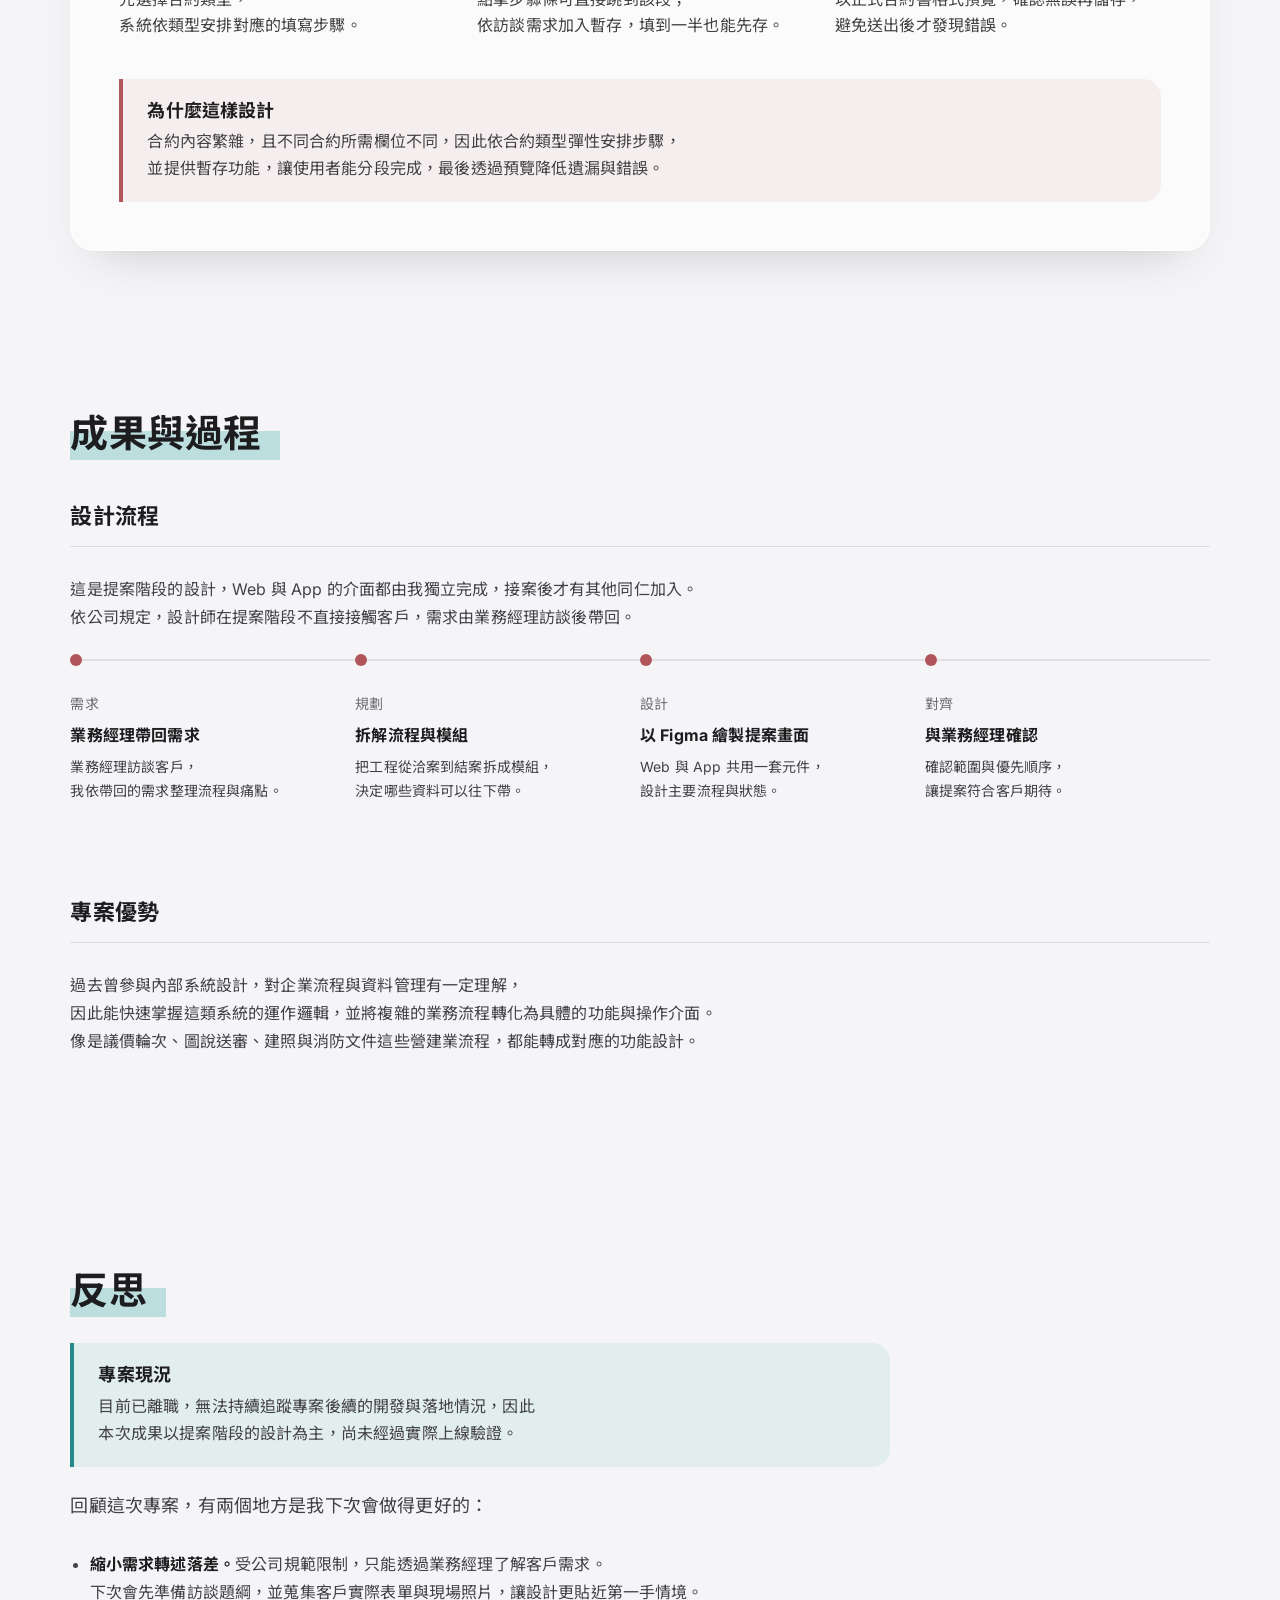
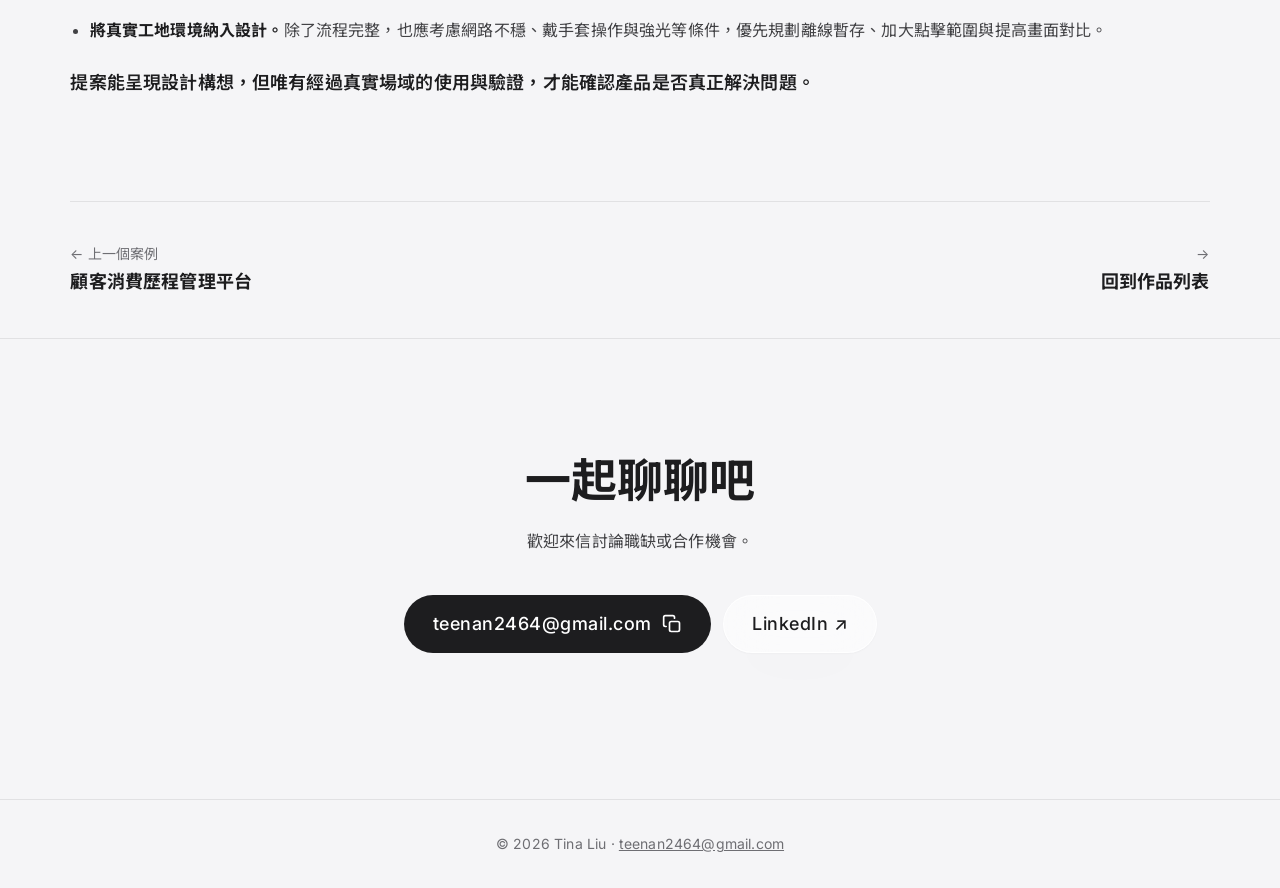
<file: work/contract.html>
<!doctype html>
<html lang="zh-Hant">
<head>
  <meta charset="utf-8">
  <meta name="viewport" content="width=device-width, initial-scale=1">
  <title>工程管理系統｜Tina Liu</title>
  <link rel="preconnect" href="https://fonts.googleapis.com">
  <link rel="preconnect" href="https://fonts.gstatic.com" crossorigin>
  <link href="https://fonts.googleapis.com/css2?family=Inter:ital,wght@0,400;0,500;0,600;0,700;0,800;1,800&family=Noto+Sans+TC:wght@400;500;600;700;800&display=swap" rel="stylesheet">
  <link rel="stylesheet" href="../assets/style.css?v=20261124173220">
</head>
<body class="case-page">

<header class="site-header">
  <div class="wrap">
    <a class="logo" href="../index.html">Tina Liu</a>
    <nav class="nav" id="nav">
      <a href="../index.html#about">關於我</a>
      <a href="../index.html#medreminder">用藥提醒App</a>
      <details class="menu">
        <summary>其他作品</summary>
        <div class="menu-panel">
          <a href="warehouse.html">出入庫管理系統</a>
          <a href="customer-journey.html">顧客消費歷程管理平台</a>
          <a href="contract.html">工程管理系統</a>
        </div>
      </details>
    </nav>
    <div class="header-actions">
      <a class="lang-switch" href="../en/work/contract.html" lang="en" hreflang="en" aria-label="Switch to English">EN</a>
      <a class="btn btn-primary btn-sm" href="#contact">與我聯繫</a>
      <button class="nav-toggle" aria-label="開啟選單" aria-controls="nav" aria-expanded="false"><span></span><span></span></button>
    </div>
  </div>
</header>

<main>
  <!-- 1. 專案介紹 -->
  <section class="project" id="overview">
    <div class="wrap">
      <a class="back" href="../index.html#work">← 其他作品</a>
      <div class="project-grid">
        <div class="project-text">
          <h1 class="project-title"><span>從洽案到監控串成一條線的</span>工程管理系統</h1>
          <p class="project-lead">給建設公司使用的整合式工程管理平台，把一個工程從洽案、開案、請購與採購、合約、現場品管、文件簽核到監控，都串在同一個系統裡。辦公室用 Web 管理與簽核，工地人員用 App 回報現場進度，主管則透過儀表板掌握整體狀況。</p>
          <dl class="project-meta"><div><dt>角色</dt><dd>UI/UX 設計師（提案階段獨立設計）</dd></div><div><dt>團隊</dt><dd>1 業務經理、1 UI/UX</dd></div><div><dt>使用者</dt><dd>專案經理、工地人員、採購、主管</dd></div><div><dt>時間</dt><dd>2025.04 — 06（提案）</dd></div></dl>
        </div>
        <figure class="project-cover"><img class="shot" src="../assets/img/em-dashboard.png" alt="監控儀表板：甘特圖、工程總費用與待簽核表單" loading="lazy"></figure>
      </div>
    </div>
  </section>

  <!-- 2. 系統流程 -->
  <section class="scenes" id="scenes" aria-labelledby="scenes-title">
    <div class="wrap">
      <h2 class="marker-title" id="scenes-title">系統流程</h2>
      <p class="scenes-lead">專案資料從洽案一路往下帶，不必在每個階段重填。</p>
<figure class="sysflow" aria-label="系統流程：前期、發包、執行三個階段，文件簽核與監控從開案後貫穿全程，共七個模組">
  <div class="sysflow-track">
    <section class="sysflow-phase is-pre" aria-label="前期階段">
      <p class="sysflow-phase-name"><b>前期</b>承接案件</p>
      <ol class="sysflow-nodes">
        <li class="sysflow-node" value="1"><span class="sysflow-num">01</span><h3>洽案</h3><p>建立洽案、撰寫會議紀錄</p><span class="sysflow-tags"><span class="sysflow-tag is-web">Web</span><span class="sysflow-tag is-app">App</span></span></li>
        <li class="sysflow-node" value="2"><span class="sysflow-num">02</span><h3>開案</h3><p>帶入代號與會議紀錄、建立名冊</p><span class="sysflow-tags"><span class="sysflow-tag is-web">Web</span></span></li>
      </ol>
    </section>
    <section class="sysflow-phase is-buy" aria-label="發包階段">
      <p class="sysflow-phase-name"><b>發包</b>採購與簽約</p>
      <ol class="sysflow-nodes">
        <li class="sysflow-node" value="3"><span class="sysflow-num">03</span><h3>請購與採購</h3><p>請購、詢價、比價、決標</p><span class="sysflow-tags"><span class="sysflow-tag is-web">Web</span></span></li>
        <li class="sysflow-node" value="4"><span class="sysflow-num">04</span><h3>合約</h3><p>帶入廠商資料、步驟式建立</p><span class="sysflow-tags"><span class="sysflow-tag is-web">Web</span></span></li>
      </ol>
    </section>
    <section class="sysflow-phase is-run" aria-label="執行階段">
      <p class="sysflow-phase-name"><b>執行</b>施工與品管</p>
      <ol class="sysflow-nodes">
        <li class="sysflow-node" value="5"><span class="sysflow-num">05</span><h3>現場品管</h3><p>拍照回報、自主檢查表</p><span class="sysflow-tags"><span class="sysflow-tag is-app">App</span><span class="sysflow-tag is-web">Web</span></span></li>
      </ol>
    </section>
  </div>
  <div class="sysflow-bands">
    <section class="sysflow-phase sysflow-band is-doc" aria-label="文件簽核，從開案後貫穿全程">
      <p class="sysflow-phase-name"><b>文件簽核</b>開案後全程</p>
      <ol class="sysflow-nodes">
        <li class="sysflow-node" value="6"><span class="sysflow-num">06</span><h3>文件簽核</h3><div class="sysflow-feat"><strong>開案後</strong><ul><li>建照申請</li><li>政府文件</li><li>圖說送審</li></ul></div><div class="sysflow-feat"><strong>施工中與完工</strong><ul><li>消防法規</li></ul></div><span class="sysflow-tags"><span class="sysflow-tag is-web">Web</span><span class="sysflow-tag is-app">App</span></span></li>
      </ol>
    </section>
    <section class="sysflow-phase sysflow-band is-mon" aria-label="監控，從開案後貫穿全程">
      <p class="sysflow-phase-name"><b>監控</b>開案後全程</p>
      <ol class="sysflow-nodes">
        <li class="sysflow-node" value="7"><span class="sysflow-num">07</span><h3>監控</h3><div class="sysflow-feat"><strong>進度監控<span class="sysflow-who">辦公室</span></strong><ul><li>甘特圖</li><li>工程費用</li><li>待簽核表單</li></ul></div><div class="sysflow-feat"><strong>工地現場監控<span class="sysflow-who">工地</span></strong><ul><li>即時影像</li><li>出勤人力</li><li>機具與材料</li></ul></div><span class="sysflow-tags"><span class="sysflow-tag is-web">Web</span></span></li>
      </ol>
    </section>
  </div>
</figure>
      <div class="proto-cta">
        <button type="button" class="btn btn-primary" data-proto-open="proto-em">查看流程</button>
      </div>
      <script type="application/json" id="proto-em">{"title": "工程管理系統", "modules": ["洽案", "開案", "請購與採購", "合約", "現場品管", "文件簽核", "監控"], "screens": [{"m": 0, "src": "../assets/img/em-deal-apply.png", "side": {"src": "../assets/img/em-app-deal-form.png", "label": "主管手機", "from": [94.8, 90.3], "to": [0, 30], "note": "送出後"}, "role": "業務 → 主管", "text": "業務在系統建立洽案並送出；送出後，主管在手機 App 上也能馬上看到這張洽案申請，直接核准或駁回。", "hot": null, "act": "", "phone": false}, {"m": 1, "src": "../assets/img/em-open-form.png", "role": "專案經理", "text": "接案後開案，選「沿用專案代號」直接帶入洽案的代號，填寫履約資訊、用人員卡片建立團隊名冊後送出。", "hot": null, "act": "", "phone": false}, {"m": 2, "src": "../assets/img/em-requisition.png", "role": "採購", "text": "請購單列出每個品項的議價進度，從一次議價、二次議價到決標一目了然，也能看到最新報價與得標廠商。", "hot": null, "act": "", "phone": false}, {"m": 3, "src": "../assets/img/ct-step2.png", "role": "採購", "text": "建立合約時選擇廠商與專案，統一編號等資料自動帶入，長表單拆成五個步驟。", "hot": [94.3, 96.3], "act": "下一步", "phone": false}, {"m": 4, "src": "../assets/img/em-check.jpg", "side": {"src": "../assets/img/em-app-report.png", "label": "工地人員手機", "first": true, "reverse": true, "from": [92.7, 8.7], "to": [49.5, 60], "note": "送出後"}, "role": "工地人員 → 專案經理", "text": "工地人員用 App 拍照送出自主檢查，專案經理在系統上即時看到。", "hot": null, "act": "", "phone": false}, {"m": 4, "src": "../assets/img/em-site-progress.png", "role": "專案經理", "text": "專案經理在辦公室即時看到工程階段、整體進度與各工項的完成度，也能點進工項查看自主檢查表。", "hot": null, "act": "", "phone": false}, {"m": 5, "src": "../assets/img/em-drawing-list.png", "role": "申請人", "text": "圖說被駁回時，分類樹用數字與警示圖示標出要補件的地方，申請人一眼就知道該改哪裡。", "hot": [13.9, 21.9], "act": "查看簽核歷程", "phone": false}, {"m": 5, "src": "../assets/img/em-drawing-history.png", "links": [{"area": [5.6, 20.4, 5.4, 3.3], "go": -1, "label": "切回資訊列表"}], "role": "申請人", "text": "簽核歷程顯示卡在哪一關、誰駁回、原因是什麼；待簽核的關卡可以一鍵提醒。", "hot": null, "act": "", "phone": false}, {"m": 6, "src": "../assets/img/em-dashboard.png", "role": "辦公室・主管", "text": "辦公室看的進度監控：甘特圖、工程費用與待簽核表單放在同一頁，一眼掌握各專案進度。", "hot": null, "act": "", "phone": false}, {"m": 6, "src": "../assets/img/em-monitor.jpg", "role": "工地・主管", "text": "工地看的現場監控：切換各施工所的監視畫面，掌握出勤人力、機具、材料與累計進度。主管兩個畫面都能看。", "hot": null, "act": "", "phone": false}]}</script>
    </div>
  </section>

  <!-- 3. 需求與解法 -->
  <section class="highlights shots-even" id="highlights" aria-labelledby="highlights-title">
    <div class="wrap">
      <h2 class="marker-title" id="highlights-title">需求與解法</h2>

      <div class="core">
        <p class="core-label">現場回報</p>
        <h3 class="core-title">App 與 Web 分工，兼顧現場效率與管理需求</h3>
        <p class="highlights-lead">工地人員和辦公室在意的事情不同，所以同一份資料設計成兩種介面：現場重視快速拍照回報，辦公室重視一眼掌握進度。</p>
        <ol class="core-steps">
          <li class="core-step">
            <div class="core-shots"><img class="shot shot-phone" src="../assets/img/em-app-report.png" alt="App 現場進度回報，拍照上傳並填寫檢查結果" loading="lazy"></div>
            <div class="core-text">
              <p class="core-num">01</p>
              <h4>現場拍照回報</h4>
              <p>工地人員在 App 填寫自主檢查表並拍照上傳，不合格的結果以紅字標示。</p>
            </div>
          </li>
          <li class="core-step">
            <div class="core-shots"><img class="shot" src="../assets/img/em-check.jpg" alt="自主檢查表側邊檢視，顯示現場照片與說明" loading="lazy"></div>
            <div class="core-text">
              <p class="core-num">02</p>
              <h4>照片與檢查項目對照</h4>
              <p>點開自主檢查表，在側邊直接看到現場照片與說明，不必離開列表。</p>
            </div>
          </li>
          <li class="core-step">
            <div class="core-shots"><img class="shot" src="../assets/img/em-check-list.png" alt="自主檢查表：依工項與樓層列出檢查表完成度，逐項標示待確認、已合格或不合格" loading="lazy"></div>
            <div class="core-text">
              <p class="core-num">03</p>
              <h4>逐項掌握檢查結果</h4>
              <p>依工項與樓層查看每份自主檢查表的完成度，各檢查項目標示待確認、已合格或不合格，新送出的以 NEW 提示。</p>
            </div>
          </li>
        </ol>
        <div class="core-why">
          <h4>為什麼這樣設計</h4>
          <p>工地人員需要快速回報，辦公室則需要掌握整體進度。因此，App 專注拍照與填寫檢查結果，Web 負責資料彙整與進度追蹤，讓同一筆資料依不同角色呈現所需資訊。</p>
        </div>
      </div>

      <div class="core">
        <p class="core-label">跨施工所監控</p>
        <h3 class="core-title">提升監控層級，各地施工所一覽無遺</h3>
        <p class="highlights-lead">從單一工程提升至公司層級，讓主管一次掌握各地施工狀況，並透過專案進度與施工現場兩種監控，兼顧工程進度與現場管理。</p>
        <ol class="core-steps core-steps-2">
          <li class="core-step">
            <div class="core-shots"><img class="shot" src="../assets/img/em-dashboard.png" alt="進度監控：甘特圖、工程費用與待簽核表單" loading="lazy"></div>
            <div class="core-text">
              <p class="core-num">01</p>
              <h4>專案進度監控</h4>
              <p>甘特圖、工程費用與待簽核表單放在同一頁，一眼掌握各專案進度。</p>
            </div>
          </li>
          <li class="core-step">
            <div class="core-shots"><img class="shot" src="../assets/img/em-monitor.jpg" alt="工地現場監控：施工所清單、監視畫面與人力、機具、材料統計" loading="lazy"></div>
            <div class="core-text">
              <p class="core-num">02</p>
              <h4>施工現場監控</h4>
              <p>從施工所清單切換各地的監視畫面，同時看到出勤人力、機具與材料。</p>
            </div>
          </li>
        </ol>
        <div class="core-why">
          <h4>為什麼這樣設計</h4>
          <p>不同角色關注的資訊不同：辦公室需要掌握專案進度與費用，工地則更重視現場人力與機具。因此依使用場景區分監控畫面，讓各角色快速取得所需資訊。</p>
        </div>
      </div>

      <div class="core">
        <p class="core-label">資料串接</p>
        <h3 class="core-title">資料只填一次，後續流程自動沿用</h3>
        <p class="highlights-lead">洽案、開案到合約共用同一份專案與廠商資料，後續表單自動帶入既有資訊，使用者只需確認並補充差異。</p>
        <ol class="core-steps">
          <li class="core-step">
            <div class="core-shots"><img class="shot" src="../assets/img/em-deal-minutes.png" alt="洽案申請：洽案資料與會議紀錄列表" loading="lazy"></div>
            <div class="core-text">
              <p class="core-num">01</p>
              <h4>洽案時建立會議紀錄</h4>
              <p>洽案階段就把每次的會議紀錄上傳到洽案單。</p>
            </div>
          </li>
          <li class="core-step">
            <div class="core-shots"><img class="shot" src="../assets/img/em-open-code.png" alt="開案申請：選擇沿用專案代號，帶入洽案的代號" loading="lazy"></div>
            <div class="core-text">
              <p class="core-num">02</p>
              <h4>成案後沿用專案代號</h4>
              <p>成案後開案可沿用專案代號；未成案則設為結案。</p>
            </div>
          </li>
          <li class="core-step">
            <div class="core-shots"><img class="shot" src="../assets/img/ct-step2.png" alt="選擇專案與廠商後，統一編號等資料自動帶入" loading="lazy"></div>
            <div class="core-text">
              <p class="core-num">03</p>
              <h4>合約自動帶入廠商與專案</h4>
              <p>選擇廠商與專案後，統一編號等資料自動帶入，灰底為系統帶入、不需填寫。</p>
            </div>
          </li>
        </ol>
        <div class="core-why">
          <h4>為什麼這樣設計</h4>
          <p>專案代號與廠商資訊在不同階段反覆使用，重複填寫不僅耗時，也容易產生資料落差。因此以專案代號串聯流程，成案後延續使用，未成案則結案，讓資料管理更一致。</p>
        </div>
      </div>


      <div class="core">
        <p class="core-label">步驟式合約</p>
        <h3 class="core-title">長合約分段填寫，送出前先預覽</h3>
        <p class="highlights-lead">依不同合約內容安排填寫步驟，從基本資料、工程條件到條款與簽署，逐步完成並即時掌握填寫進度，最後可預覽完整合約。</p>
        <ol class="core-steps">
          <li class="core-step">
            <div class="core-shots"><img class="shot" src="../assets/img/ct-type.png" alt="新增廠商合約：先選擇欲建制的合約類型" loading="lazy"></div>
            <div class="core-text">
              <p class="core-num">01</p>
              <h4>先選擇合約類型</h4>
              <p>先選擇合約類型，系統依類型安排對應的填寫步驟。</p>
            </div>
          </li>
          <li class="core-step">
            <div class="core-shots"><img class="shot" src="../assets/img/ct-steps.png" data-frames="../assets/img/ct-steps1.png ../assets/img/ct-steps.png" data-clicks="40,23.2 21,23.2" alt="步驟式建立合約：上方五個步驟條，下方有暫存、上一步與下一步；點開可看點擊步驟條切換段落" loading="lazy"></div>
            <div class="core-text">
              <p class="core-num">02</p>
              <h4>一次只填一個步驟</h4>
              <p>點擊步驟條可直接跳到該段；依訪談需求加入暫存，填到一半也能先存。</p>
            </div>
          </li>
          <li class="core-step">
            <div class="core-shots"><img class="shot" src="../assets/img/ct-review.png" alt="確認合約：以正式合約書格式預覽填寫內容" loading="lazy"></div>
            <div class="core-text">
              <p class="core-num">03</p>
              <h4>送出前預覽完整合約</h4>
              <p>以正式合約書格式預覽，確認無誤再儲存，避免送出後才發現錯誤。</p>
            </div>
          </li>
        </ol>
        <div class="core-why">
          <h4>為什麼這樣設計</h4>
          <p>合約內容繁雜，且不同合約所需欄位不同，因此依合約類型彈性安排步驟，並提供暫存功能，讓使用者能分段完成，最後透過預覽降低遺漏與錯誤。</p>
        </div>
      </div>
    </div>
  </section>

  <!-- 4. 成果與過程 -->
  <section class="devnotes" id="results" aria-labelledby="results-title">
    <div class="wrap">
      <h2 class="marker-title" id="results-title">成果與過程</h2>
      <div class="chapter">
        <div class="chapter-head"><h3>設計流程</h3></div>
        <p class="chapter-lead">這是提案階段的設計，Web 與 App 的介面都由我獨立完成，接案後才有其他同仁加入。依公司規定，設計師在提案階段不直接接觸客戶，需求由業務經理訪談後帶回。</p>
        <ol class="steps steps-4"><li><time>需求</time><b>業務經理帶回需求</b><p>業務經理訪談客戶，我依帶回的需求整理流程與痛點。</p></li><li><time>規劃</time><b>拆解流程與模組</b><p>把工程從洽案到結案拆成模組，決定哪些資料可以往下帶。</p></li><li><time>設計</time><b>以 Figma 繪製提案畫面</b><p>Web 與 App 共用一套元件，設計主要流程與狀態。</p></li><li><time>對齊</time><b>與業務經理確認</b><p>確認範圍與優先順序，讓提案符合客戶期待。</p></li></ol>
      </div>
      <div class="chapter">
        <div class="chapter-head"><h3>專案優勢</h3></div>
        <p class="chapter-lead">過去曾參與內部系統設計，對企業流程與資料管理有一定理解，因此能快速掌握這類系統的運作邏輯，並將複雜的業務流程轉化為具體的功能與操作介面。像是議價輪次、圖說送審、建照與消防文件這些營建業流程，都能轉成對應的功能設計。</p>
      </div>
    </div>
  </section>

  <!-- 5. 反思 -->
  <section class="journey" id="reflection" aria-labelledby="reflection-title">
    <div class="wrap">
      <h2 class="marker-title" id="reflection-title">反思</h2>
      <div class="core-why reflect-status">
        <h4>專案現況</h4>
        <p>目前已離職，無法持續追蹤專案後續的開發與落地情況，因此本次成果以提案階段的設計為主，尚未經過實際上線驗證。</p>
      </div>
      <p class="journey-lead">回顧這次專案，有兩個地方是我下次會做得更好的：</p>
      <div class="lessons">
        <ul>
          <li><strong>縮小需求轉述落差。</strong>受公司規範限制，只能透過業務經理了解客戶需求。下次會先準備訪談題綱，並蒐集客戶實際表單與現場照片，讓設計更貼近第一手情境。</li>
          <li><strong>將真實工地環境納入設計。</strong>除了流程完整，也應考慮網路不穩、戴手套操作與強光等條件，優先規劃離線暫存、加大點擊範圍與提高畫面對比。</li>
        </ul>
      </div>
      <p class="journey-lead journey-key">提案能呈現設計構想，但唯有經過真實場域的使用與驗證，才能確認產品是否真正解決問題。</p>
    </div>
  </section>

  <div class="wrap">
    <nav class="case-next" id="more-work">
      <a href="customer-journey.html"><small>← 上一個案例</small><b>顧客消費歷程管理平台</b></a>
      <a href="../index.html#work" class="next"><small>→</small><b>回到作品列表</b></a>
    </nav>
  </div>

  <section class="section contact" id="contact">
    <div class="wrap">
      <h2>一起聊聊吧</h2>
      <p>歡迎來信討論職缺或合作機會。</p>
      <div class="hero-actions">
        <button type="button" class="btn btn-primary copy-email" data-email="teenan2464@gmail.com" aria-label="複製信箱 teenan2464@gmail.com">teenan2464@gmail.com<svg class="ic-copy" width="20" height="20" viewBox="0 0 24 24" fill="none" stroke="currentColor" stroke-width="2" stroke-linecap="round" stroke-linejoin="round" aria-hidden="true"><rect x="9" y="9" width="12" height="12" rx="2"/><path d="M5 15H4a2 2 0 0 1-2-2V4a2 2 0 0 1 2-2h9a2 2 0 0 1 2 2v1"/></svg><svg class="ic-check" width="20" height="20" viewBox="0 0 24 24" fill="none" stroke="currentColor" stroke-width="2.4" stroke-linecap="round" stroke-linejoin="round" aria-hidden="true"><path d="M5 12.5l4.5 4.5L19 7.5"/></svg></button>
        <a class="btn btn-ghost" href="https://www.linkedin.com/in/tinaliu0924" target="_blank" rel="noopener">LinkedIn ↗</a>
      </div>
      <p class="copy-status" role="status" aria-live="polite"></p>
    </div>
  </section>
</main>

<nav class="toc" id="toc" aria-label="本頁目錄">
  <ol class="toc-list" id="toc-list">
    <li><a href="#overview" data-sections="overview">專案介紹</a></li>
    <li><a href="#scenes" data-sections="scenes">系統流程</a></li>
    <li><a href="#highlights" data-sections="highlights">需求與解法</a></li>
    <li><a href="#results" data-sections="results">成果與過程</a></li>
    <li><a href="#reflection" data-sections="reflection more-work">反思</a></li>
  </ol>
</nav>

<footer class="site-footer">© 2026 Tina Liu · <a href="mailto:teenan2464@gmail.com">teenan2464@gmail.com</a></footer>
<script src="../assets/site.js?v=20261124173220"></script>
  <script src="../assets/gc.js?v=20261124173220"></script>
</body>
</html>
</file>
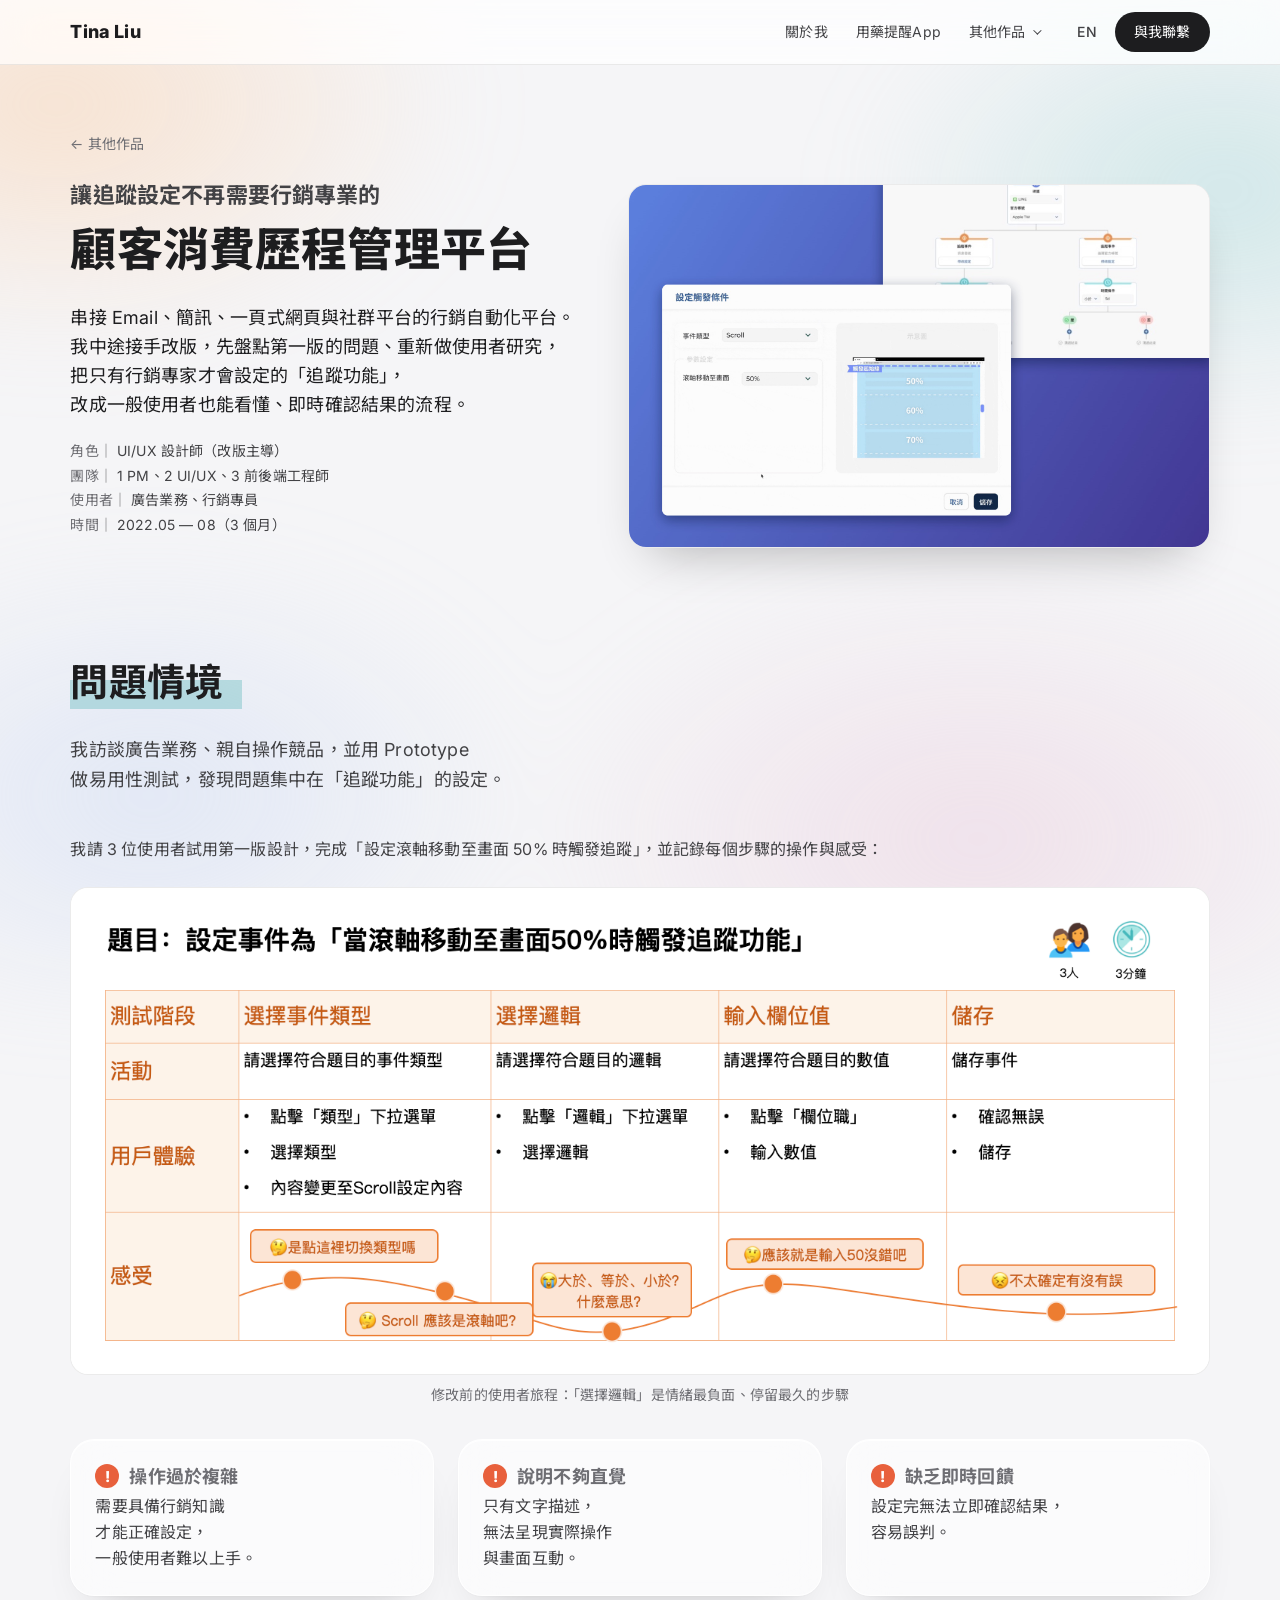
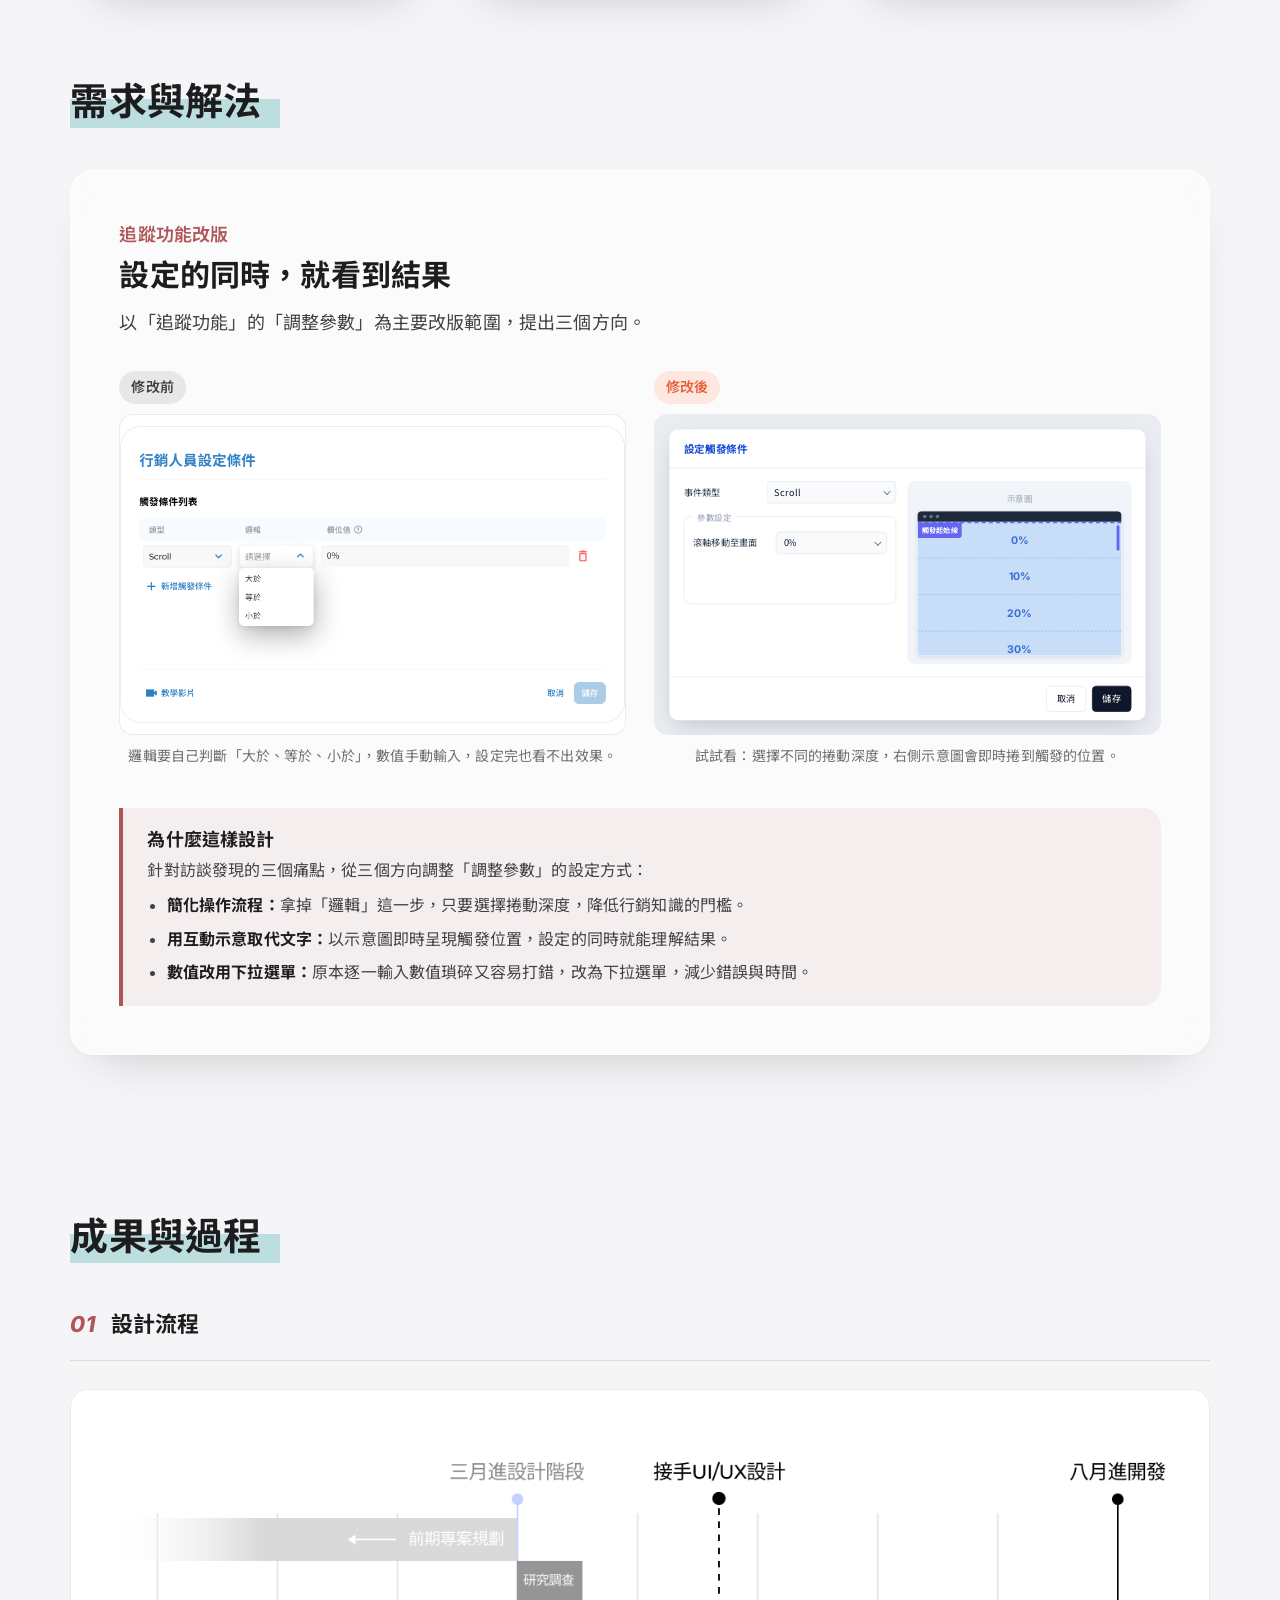
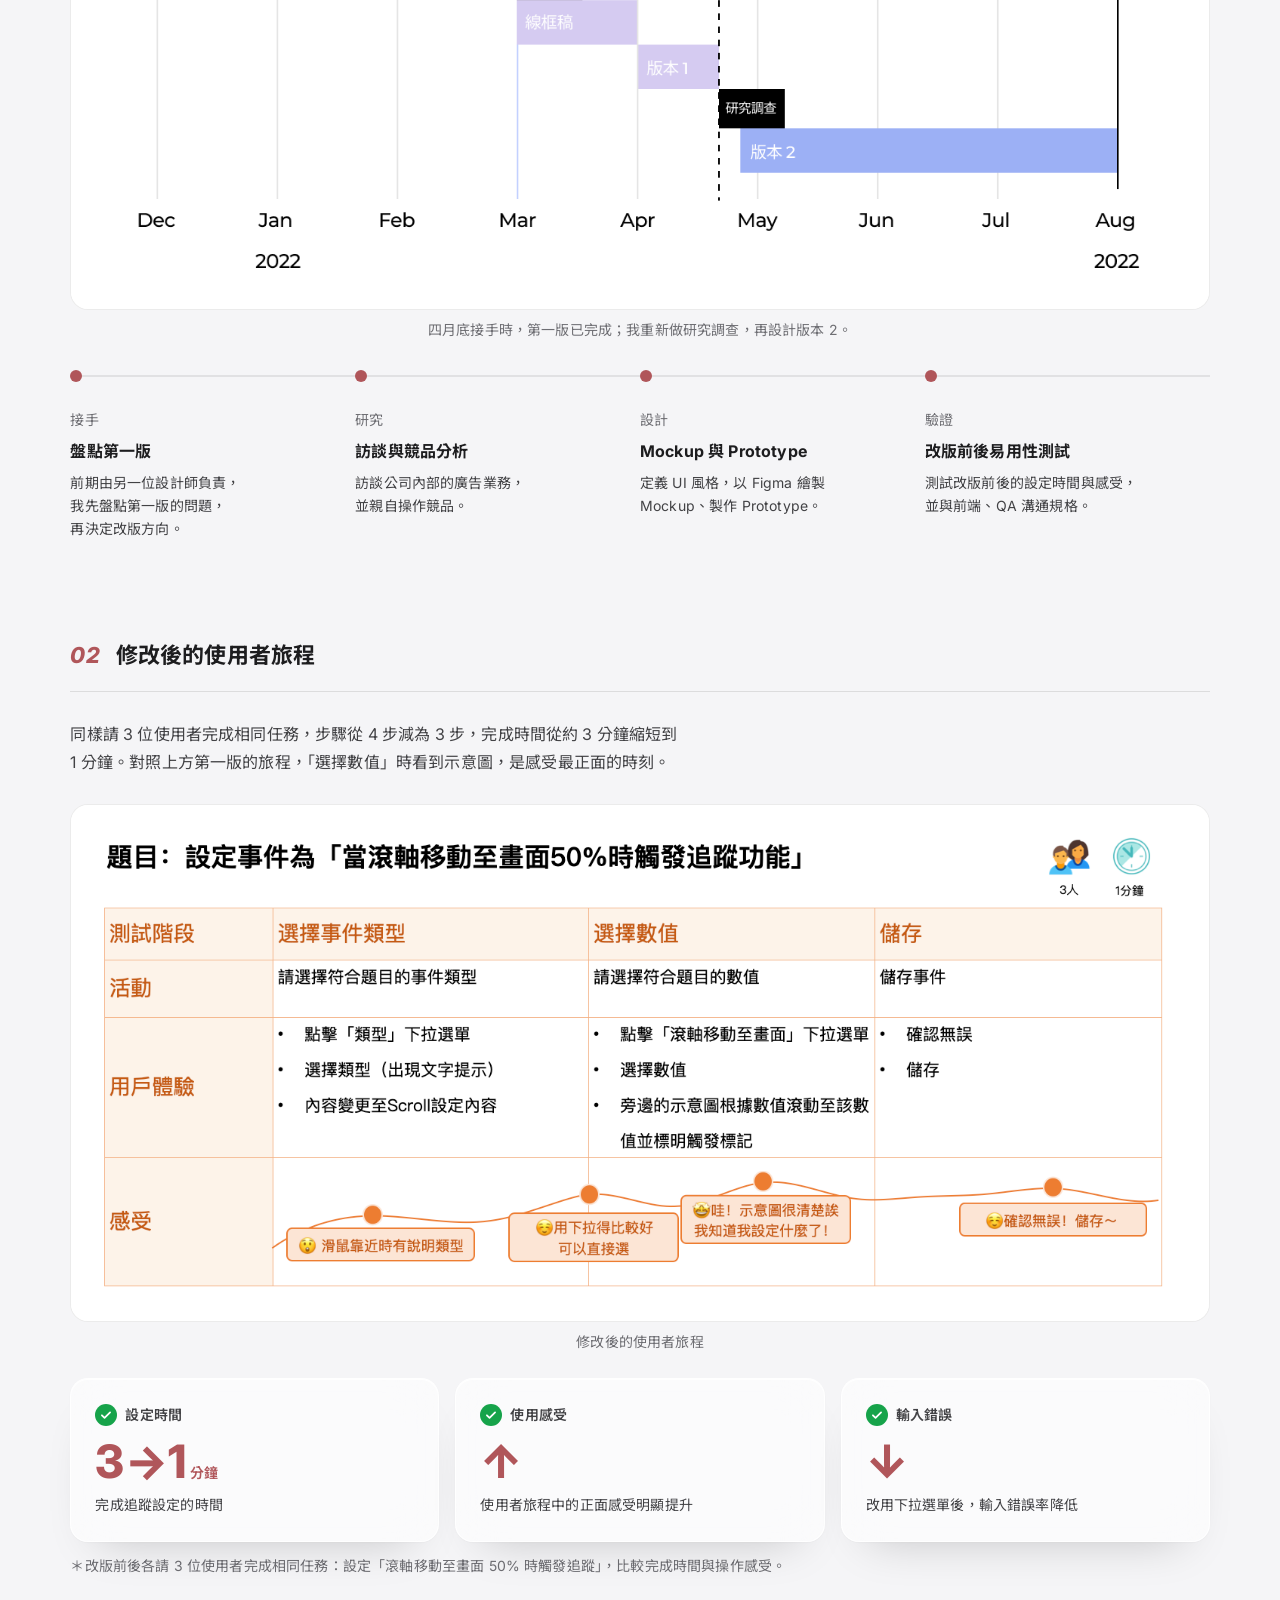
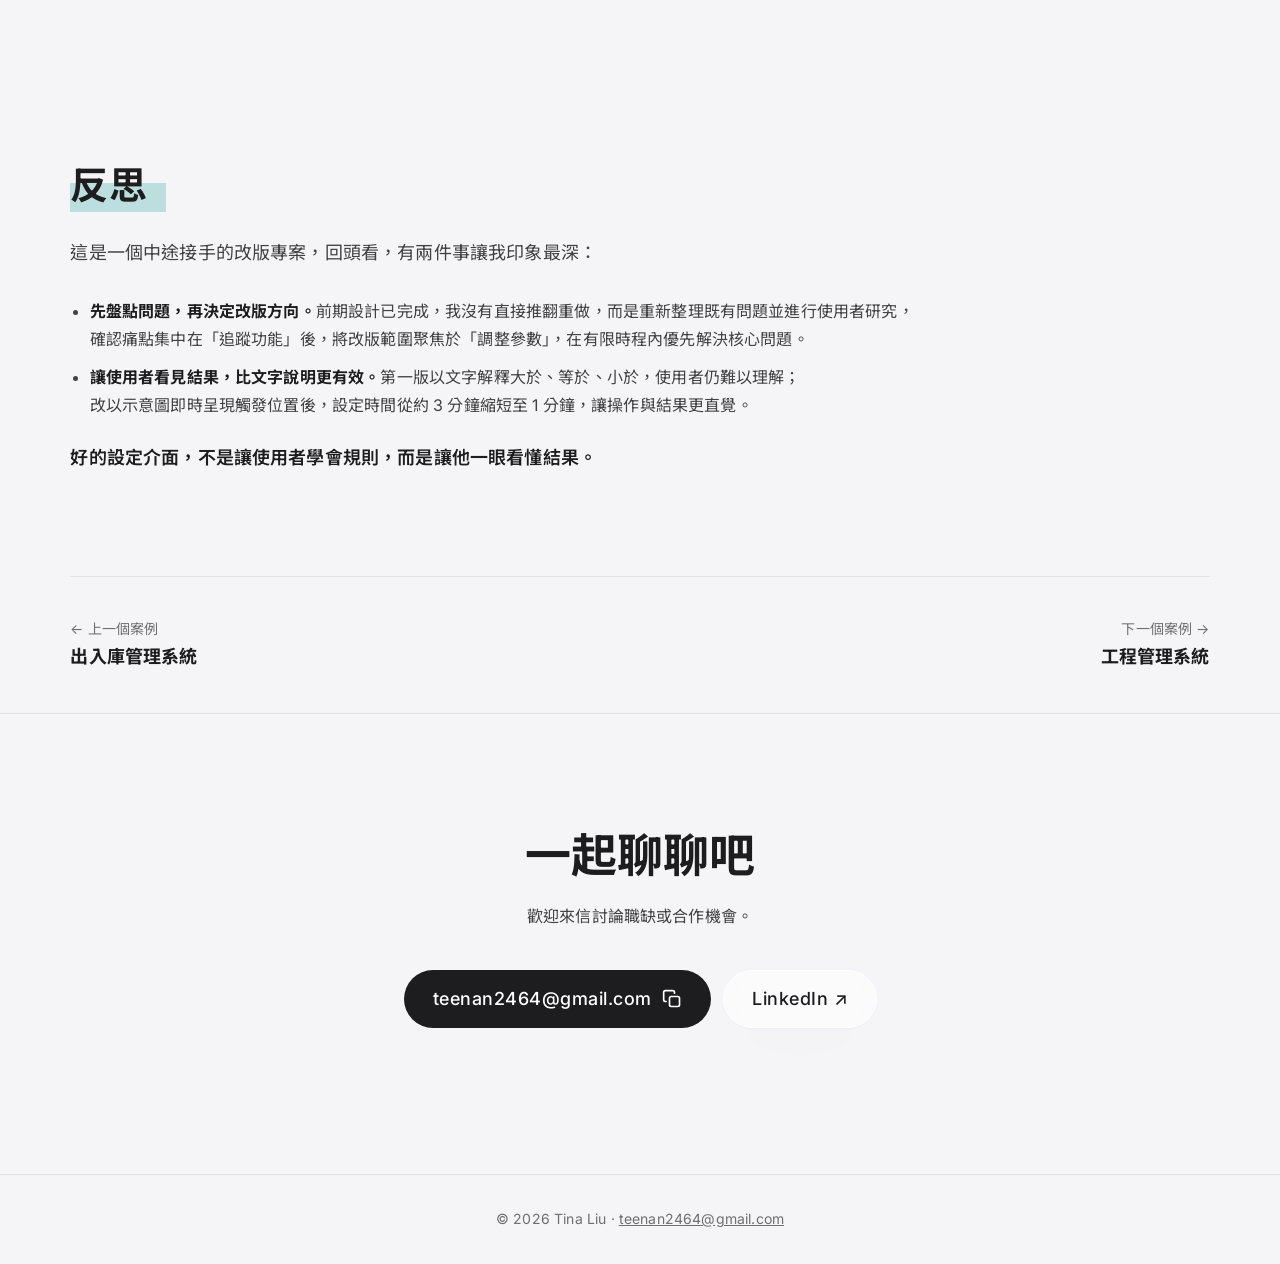
<file: work/customer-journey.html>
<!doctype html>
<html lang="zh-Hant">
<head>
  <meta charset="utf-8">
  <meta name="viewport" content="width=device-width, initial-scale=1">
  <title>顧客消費歷程管理平台｜Tina Liu</title>
  <link rel="preconnect" href="https://fonts.googleapis.com">
  <link rel="preconnect" href="https://fonts.gstatic.com" crossorigin>
  <link href="https://fonts.googleapis.com/css2?family=Inter:ital,wght@0,400;0,500;0,600;0,700;0,800;1,800&family=Noto+Sans+TC:wght@400;500;600;700;800&display=swap" rel="stylesheet">
  <link rel="stylesheet" href="../assets/style.css?v=20261124173220">
</head>
<body class="case-page">

<header class="site-header">
  <div class="wrap">
    <a class="logo" href="../index.html">Tina Liu</a>
    <nav class="nav" id="nav">
      <a href="../index.html#about">關於我</a>
      <a href="../index.html#medreminder">用藥提醒App</a>
      <details class="menu">
        <summary>其他作品</summary>
        <div class="menu-panel">
          <a href="warehouse.html">出入庫管理系統</a>
          <a href="customer-journey.html">顧客消費歷程管理平台</a>
          <a href="contract.html">工程管理系統</a>
        </div>
      </details>
    </nav>
    <div class="header-actions">
      <a class="lang-switch" href="../en/work/customer-journey.html" lang="en" hreflang="en" aria-label="Switch to English">EN</a>
      <a class="btn btn-primary btn-sm" href="#contact">與我聯繫</a>
      <button class="nav-toggle" aria-label="開啟選單" aria-controls="nav" aria-expanded="false"><span></span><span></span></button>
    </div>
  </div>
</header>

<main>
  <!-- 1. 專案介紹 -->
  <section class="project" id="overview">
    <div class="wrap">
      <a class="back" href="../index.html#work">← 其他作品</a>
      <div class="project-grid">
        <div class="project-text">
          <h1 class="project-title"><span>讓追蹤設定不再需要行銷專業的</span>顧客消費歷程管理平台</h1>
          <p class="project-lead">串接 Email、簡訊、一頁式網頁與社群平台的行銷自動化平台。我中途接手改版，先盤點第一版的問題、重新做使用者研究，把只有行銷專家才會設定的「追蹤功能」，改成一般使用者也能看懂、即時確認結果的流程。</p>
          <dl class="project-meta"><div><dt>角色</dt><dd>UI/UX 設計師（改版主導）</dd></div><div><dt>團隊</dt><dd>1 PM、2 UI/UX、3 前後端工程師</dd></div><div><dt>使用者</dt><dd>廣告業務、行銷專員</dd></div><div><dt>時間</dt><dd>2022.05 — 08（3 個月）</dd></div></dl>
        </div>
        <figure class="project-cover"><img class="shot" src="../assets/img/cj-hero-indigo.jpg" width="1920" height="1200" alt="顧客消費歷程管理平台：改版後的設定觸發條件，以及顧客旅程流程設定畫面" loading="lazy"></figure>
      </div>
    </div>
  </section>

  <!-- 2. 問題情境 -->
  <section class="scenes" id="scenes" aria-labelledby="scenes-title">
    <div class="wrap">
      <h2 class="marker-title" id="scenes-title">問題情境</h2>
      <p class="scenes-lead">我訪談廣告業務、親自操作競品，並用 Prototype 做易用性測試，發現問題集中在「追蹤功能」的設定。</p>
      <p class="scene-journey-intro">我請 3 位使用者試用第一版設計，完成「設定滾軸移動至畫面 50% 時觸發追蹤」，並記錄每個步驟的操作與感受：</p>
      <figure class="scene-journey"><img class="shot" src="../assets/img/cj-journey-before.png" width="1508" height="644" alt="修改前的使用者旅程地圖：設定「滾軸移動至畫面 50% 時觸發追蹤」，在選擇邏輯步驟情緒最低" loading="lazy"><figcaption>修改前的使用者旅程：「選擇邏輯」是情緒最負面、停留最久的步驟</figcaption></figure>
      <div class="scene-list is-text">
        <figure class="scene">
          <figcaption><h3><span class="pain-icon" aria-hidden="true">!</span>操作過於複雜</h3><p>需要具備行銷知識<br>才能正確設定，<br>一般使用者難以上手。</p></figcaption>
        </figure>
        <figure class="scene">
          <figcaption><h3><span class="pain-icon" aria-hidden="true">!</span>說明不夠直覺</h3><p>只有文字描述，<br>無法呈現實際操作<br>與畫面互動。</p></figcaption>
        </figure>
        <figure class="scene">
          <figcaption><h3><span class="pain-icon" aria-hidden="true">!</span>缺乏即時回饋</h3><p>設定完無法立即確認結果，<br>容易誤判。</p></figcaption>
        </figure>
      </div>
    </div>
  </section>

  <!-- 3. 需求與解法 -->
  <section class="highlights" id="highlights" aria-labelledby="highlights-title">
    <div class="wrap">
      <h2 class="marker-title" id="highlights-title">需求與解法</h2>

      <div class="core">
        <p class="core-label">追蹤功能改版</p>
        <h3 class="core-title">設定的同時，就看到結果</h3>
        <p class="highlights-lead">以「追蹤功能」的「調整參數」為主要改版範圍，提出三個方向。</p>
        <div class="cj-compare">
          <figure class="cj-before">
            <p class="cj-tag">修改前</p>
            <img class="shot" src="../assets/img/cj-before.png" width="1680" height="990" alt="修改前：類型、邏輯（大於、等於、小於）與欄位值分開設定，只有文字說明" loading="lazy">
            <figcaption>邏輯要自己判斷「大於、等於、小於」，數值手動輸入，設定完也看不出效果。</figcaption>
          </figure>
          <figure class="cj-demo" aria-label="修改後：選擇捲動深度，右側示意圖即時顯示觸發位置">
            <p class="cj-tag is-after">修改後</p>
            <div class="cjd-frame"><div class="cjd-stage">
              <div class="cjd-card">
                <div class="cjd-head">設定觸發條件</div>
                <div class="cjd-body">
                  <div class="cjd-form">
                    <div class="cjd-row"><span class="cjd-lab">事件類型</span><span class="cjd-sel">Scroll<i></i></span></div>
                    <div class="cjd-group"><p class="cjd-legend">參數設定</p>
                      <div class="cjd-row"><span class="cjd-lab">滾軸移動至畫面</span>
                        <div class="cjd-dd"><button type="button" class="cjd-sel cjd-trigger" aria-haspopup="listbox" aria-expanded="false" aria-label="滾軸移動至畫面的百分比"><span class="cjd-value">0%</span><i></i></button>
                          <ul class="cjd-list" role="listbox" hidden><li role="option" data-v="0">0%</li><li role="option" data-v="10">10%</li><li role="option" data-v="20">20%</li><li role="option" data-v="30">30%</li><li role="option" data-v="40">40%</li><li role="option" data-v="50">50%</li><li role="option" data-v="60">60%</li><li role="option" data-v="70">70%</li><li role="option" data-v="80">80%</li><li role="option" data-v="90">90%</li><li role="option" data-v="100">100%</li></ul></div>
                      </div>
                    </div>
                  </div>
                  <div class="cjd-preview"><p class="cjd-legend">示意圖</p>
                    <div class="cjd-browser"><div class="cjd-bar"><i></i><i></i><i></i></div><div class="cjd-view"><div class="cjd-page"><span>0%</span><span>10%</span><span>20%</span><span>30%</span><span>40%</span><span>50%</span><span>60%</span><span>70%</span><span>80%</span><span>90%</span><span>100%</span><div class="cjd-line"><b>觸發起始線</b></div></div></div><span class="cjd-thumb"></span></div>
                  </div>
                </div>
                <div class="cjd-foot"><i>取消</i><i class="cjd-save">儲存</i></div>
              </div>
              <span class="cjd-cursor" aria-hidden="true"><svg viewBox="0 0 24 24"><path d="M4 2.5v17.2l4.6-4.3 2.9 6.6 2.9-1.3-2.9-6.5h6.3z" fill="#fff" stroke="#111" stroke-width="1.4" stroke-linejoin="round"/></svg></span>
            </div></div>
            <figcaption>試試看：選擇不同的捲動深度，右側示意圖會即時捲到觸發的位置。</figcaption>
          </figure>
        </div>
        <div class="core-why">
          <h4>為什麼這樣設計</h4>
          <p>針對訪談發現的三個痛點，從三個方向調整「調整參數」的設定方式：</p>
          <ul class="why-list">
            <li><strong>簡化操作流程：</strong>拿掉「邏輯」這一步，只要選擇捲動深度，降低行銷知識的門檻。</li>
            <li><strong>用互動示意取代文字：</strong>以示意圖即時呈現觸發位置，設定的同時就能理解結果。</li>
            <li><strong>數值改用下拉選單：</strong>原本逐一輸入數值瑣碎又容易打錯，改為下拉選單，減少錯誤與時間。</li>
          </ul>
        </div>
      </div>
    </div>
  </section>

  <!-- 4. 成果與過程 -->
  <section class="devnotes" id="results" aria-labelledby="results-title">
    <div class="wrap">
      <h2 class="marker-title" id="results-title">成果與過程</h2>
      <div class="chapter">
        <div class="chapter-head"><span class="num">01</span><h3>設計流程</h3></div>
        <figure class="cj-timeline"><img class="shot" src="../assets/img/cj-timeline.png" width="1384" height="632" alt="專案時程：三月進設計階段，四月底接手 UI/UX 設計，重新研究調查後完成版本 2，八月進開發" loading="lazy"><figcaption>四月底接手時，第一版已完成；我重新做研究調查，再設計版本 2。</figcaption></figure>
        <ol class="steps steps-4"><li><time>接手</time><b>盤點第一版</b><p>前期由另一位設計師負責，我先盤點第一版的問題，再決定改版方向。</p></li><li><time>研究</time><b>訪談與競品分析</b><p>訪談公司內部的廣告業務，並親自操作競品。</p></li><li><time>設計</time><b>Mockup 與 Prototype</b><p>定義 UI 風格，以 Figma 繪製 Mockup、製作 Prototype。</p></li><li><time>驗證</time><b>改版前後易用性測試</b><p>測試改版前後的設定時間與感受，並與前端、QA 溝通規格。</p></li></ol>
      </div>
      <div class="chapter">
        <div class="chapter-head"><span class="num">02</span><h3>修改後的使用者旅程</h3></div>
        <p class="chapter-lead">同樣請 3 位使用者完成相同任務，步驟從 4 步減為 3 步，完成時間從約 3 分鐘縮短到 1 分鐘。對照上方第一版的旅程，「選擇數值」時看到示意圖，是感受最正面的時刻。</p>
        <figure class="cj-journey-after"><img class="shot" src="../assets/img/cj-journey-after.png" width="1507" height="684" alt="修改後的使用者旅程：3 個步驟、約 1 分鐘，看到示意圖時情緒最高" loading="lazy"><figcaption>修改後的使用者旅程</figcaption></figure>
        <div class="kpis kpis-gain"><div class="kpi"><p class="kpi-label"><span class="gain-icon" aria-hidden="true"><svg viewBox="0 0 24 24" width="14" height="14" fill="none" stroke="#fff" stroke-width="3" stroke-linecap="round" stroke-linejoin="round"><path d="M5 12.5l4.5 4.5L19 7.5"/></svg></span>設定時間</p><b>3→1<small>分鐘</small></b><span>完成追蹤設定的時間</span></div><div class="kpi"><p class="kpi-label"><span class="gain-icon" aria-hidden="true"><svg viewBox="0 0 24 24" width="14" height="14" fill="none" stroke="#fff" stroke-width="3" stroke-linecap="round" stroke-linejoin="round"><path d="M5 12.5l4.5 4.5L19 7.5"/></svg></span>使用感受</p><b>↑<small></small></b><span>使用者旅程中的正面感受明顯提升</span></div><div class="kpi"><p class="kpi-label"><span class="gain-icon" aria-hidden="true"><svg viewBox="0 0 24 24" width="14" height="14" fill="none" stroke="#fff" stroke-width="3" stroke-linecap="round" stroke-linejoin="round"><path d="M5 12.5l4.5 4.5L19 7.5"/></svg></span>輸入錯誤</p><b>↓<small></small></b><span>改用下拉選單後，輸入錯誤率降低</span></div></div>
        <p class="kpi-note">＊改版前後各請 3 位使用者完成相同任務：設定「滾軸移動至畫面 50% 時觸發追蹤」，比較完成時間與操作感受。</p>
      </div>
    </div>
  </section>

  <!-- 5. 反思 -->
  <section class="journey" id="reflection" aria-labelledby="reflection-title">
    <div class="wrap">
      <h2 class="marker-title" id="reflection-title">反思</h2>
      <p class="journey-lead">這是一個中途接手的改版專案，回頭看，有兩件事讓我印象最深：</p>
      <div class="lessons">
        <ul>
          <li><strong>先盤點問題，再決定改版方向。</strong>前期設計已完成，我沒有直接推翻重做，而是重新整理既有問題並進行使用者研究，確認痛點集中在「追蹤功能」後，將改版範圍聚焦於「調整參數」，在有限時程內優先解決核心問題。</li>
          <li><strong>讓使用者看見結果，比文字說明更有效。</strong>第一版以文字解釋大於、等於、小於，使用者仍難以理解；改以示意圖即時呈現觸發位置後，設定時間從約 3 分鐘縮短至 1 分鐘，讓操作與結果更直覺。</li>
        </ul>
      </div>
      <p class="journey-lead journey-key">好的設定介面，不是讓使用者學會規則，而是讓他一眼看懂結果。</p>
    </div>
  </section>

  <div class="wrap">
    <nav class="case-next" id="more-work">
      <a href="warehouse.html"><small>← 上一個案例</small><b>出入庫管理系統</b></a>
      <a href="contract.html" class="next"><small>下一個案例 →</small><b>工程管理系統</b></a>
    </nav>
  </div>

  <section class="section contact" id="contact">
    <div class="wrap">
      <h2>一起聊聊吧</h2>
      <p>歡迎來信討論職缺或合作機會。</p>
      <div class="hero-actions">
        <button type="button" class="btn btn-primary copy-email" data-email="teenan2464@gmail.com" aria-label="複製信箱 teenan2464@gmail.com">teenan2464@gmail.com<svg class="ic-copy" width="20" height="20" viewBox="0 0 24 24" fill="none" stroke="currentColor" stroke-width="2" stroke-linecap="round" stroke-linejoin="round" aria-hidden="true"><rect x="9" y="9" width="12" height="12" rx="2"/><path d="M5 15H4a2 2 0 0 1-2-2V4a2 2 0 0 1 2-2h9a2 2 0 0 1 2 2v1"/></svg><svg class="ic-check" width="20" height="20" viewBox="0 0 24 24" fill="none" stroke="currentColor" stroke-width="2.4" stroke-linecap="round" stroke-linejoin="round" aria-hidden="true"><path d="M5 12.5l4.5 4.5L19 7.5"/></svg></button>
        <a class="btn btn-ghost" href="https://www.linkedin.com/in/tinaliu0924" target="_blank" rel="noopener">LinkedIn ↗</a>
      </div>
      <p class="copy-status" role="status" aria-live="polite"></p>
    </div>
  </section>
</main>

<nav class="toc" id="toc" aria-label="本頁目錄">
  <ol class="toc-list" id="toc-list">
    <li><a href="#overview" data-sections="overview">專案介紹</a></li>
    <li><a href="#scenes" data-sections="scenes">問題情境</a></li>
    <li><a href="#highlights" data-sections="highlights">需求與解法</a></li>
    <li><a href="#results" data-sections="results">成果與過程</a></li>
    <li><a href="#reflection" data-sections="reflection more-work">反思</a></li>
  </ol>
</nav>

<footer class="site-footer">© 2026 Tina Liu · <a href="mailto:teenan2464@gmail.com">teenan2464@gmail.com</a></footer>
<script src="../assets/site.js?v=20261124173220"></script>
  <script src="../assets/gc.js?v=20261124173220"></script>
</body>
</html>
</file>
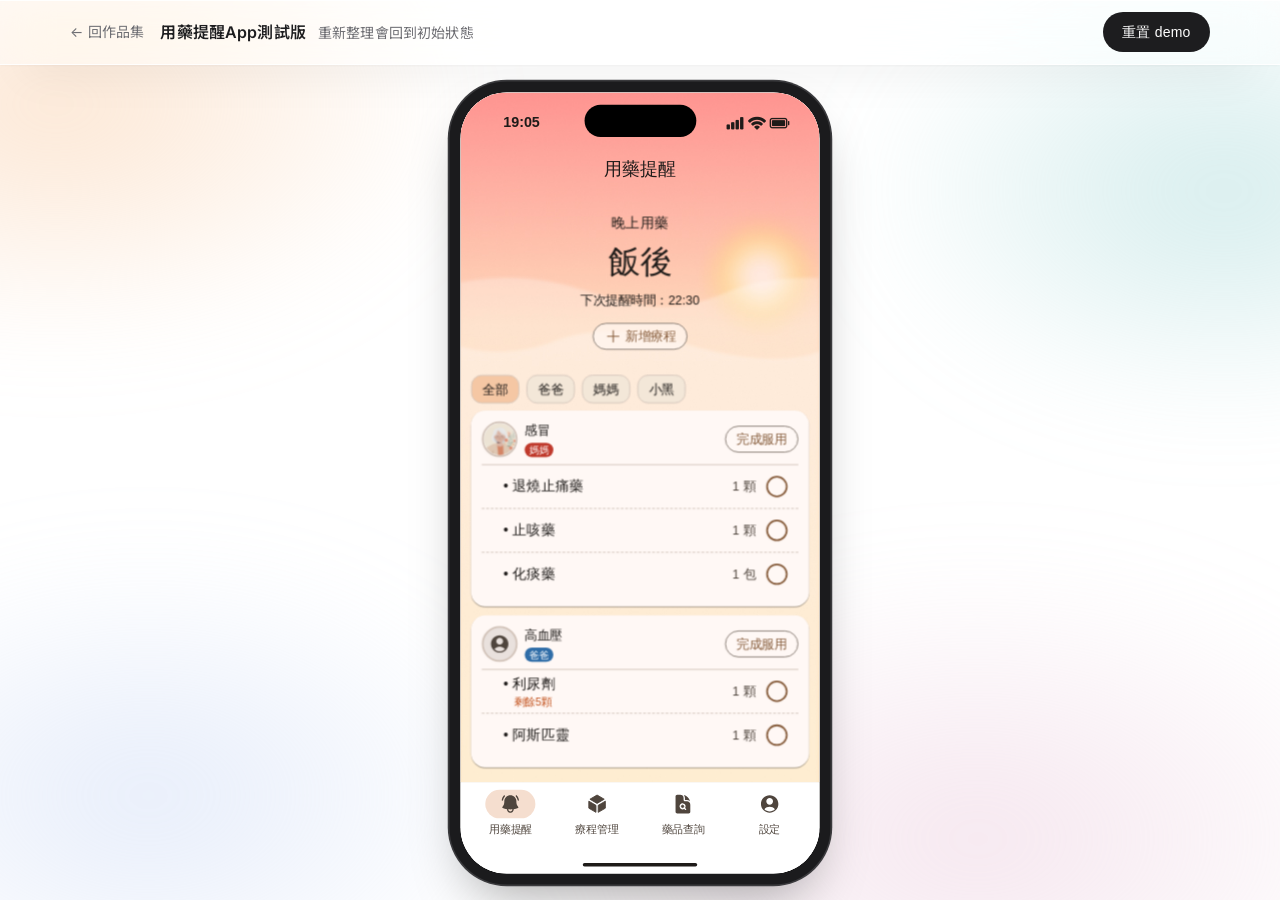
<file: work/demo.html>
<!doctype html>
<html lang="zh-Hant">
<head>
  <meta charset="utf-8">
  <meta name="viewport" content="width=device-width, initial-scale=1">
  <title>用藥提醒App測試版｜Tina Liu</title>
  <link rel="preconnect" href="https://fonts.googleapis.com">
  <link rel="preconnect" href="https://fonts.gstatic.com" crossorigin>
  <link href="https://fonts.googleapis.com/css2?family=Inter:ital,wght@0,400;0,500;0,600;0,700;0,800;1,800&family=Noto+Sans+TC:wght@400;500;600;700;800&display=swap" rel="stylesheet">
  <link rel="stylesheet" href="../assets/style.css?v=20261124043250">
</head>
<body class="demo-page">

<header class="demo-bar">
  <a class="back" href="../index.html#medreminder" aria-label="回作品集">←<span class="back-text"> 回作品集</span></a>
  <p>用藥提醒App測試版<span>重新整理會回到初始狀態</span></p>
  <button class="btn btn-primary btn-sm" type="button" id="demo-reset">重置 demo</button>
</header>

<main class="demo-stage" id="demo-stage">
  <div class="demo-phone" id="demo-phone">
    <iframe id="medreminder-demo" src="medreminder-demo/index.html" title="用藥提醒App互動示範" width="402" height="874"></iframe>
    <span class="demo-island" aria-hidden="true"></span>
  </div>
</main>

<script>
  // 手機外框固定 402×874（iPhone 17 畫面），視窗放不下時等比縮小
  const stage = document.getElementById('demo-stage');
  const phone = document.getElementById('demo-phone');
  const fit = () => {
    const pad = 32;
    const scale = Math.min(1, (stage.clientHeight - pad) / phone.offsetHeight, (stage.clientWidth - pad) / phone.offsetWidth);
    phone.style.setProperty('--scale', scale);
  };
  addEventListener('resize', fit);
  fit();
  // 重置 demo：示範資料回到初始狀態
  document.getElementById('demo-reset').addEventListener('click', () => {
    document.getElementById('medreminder-demo').contentWindow.postMessage('medreminder-demo:reset', '*');
  });
</script>
</body>
</html>
</file>
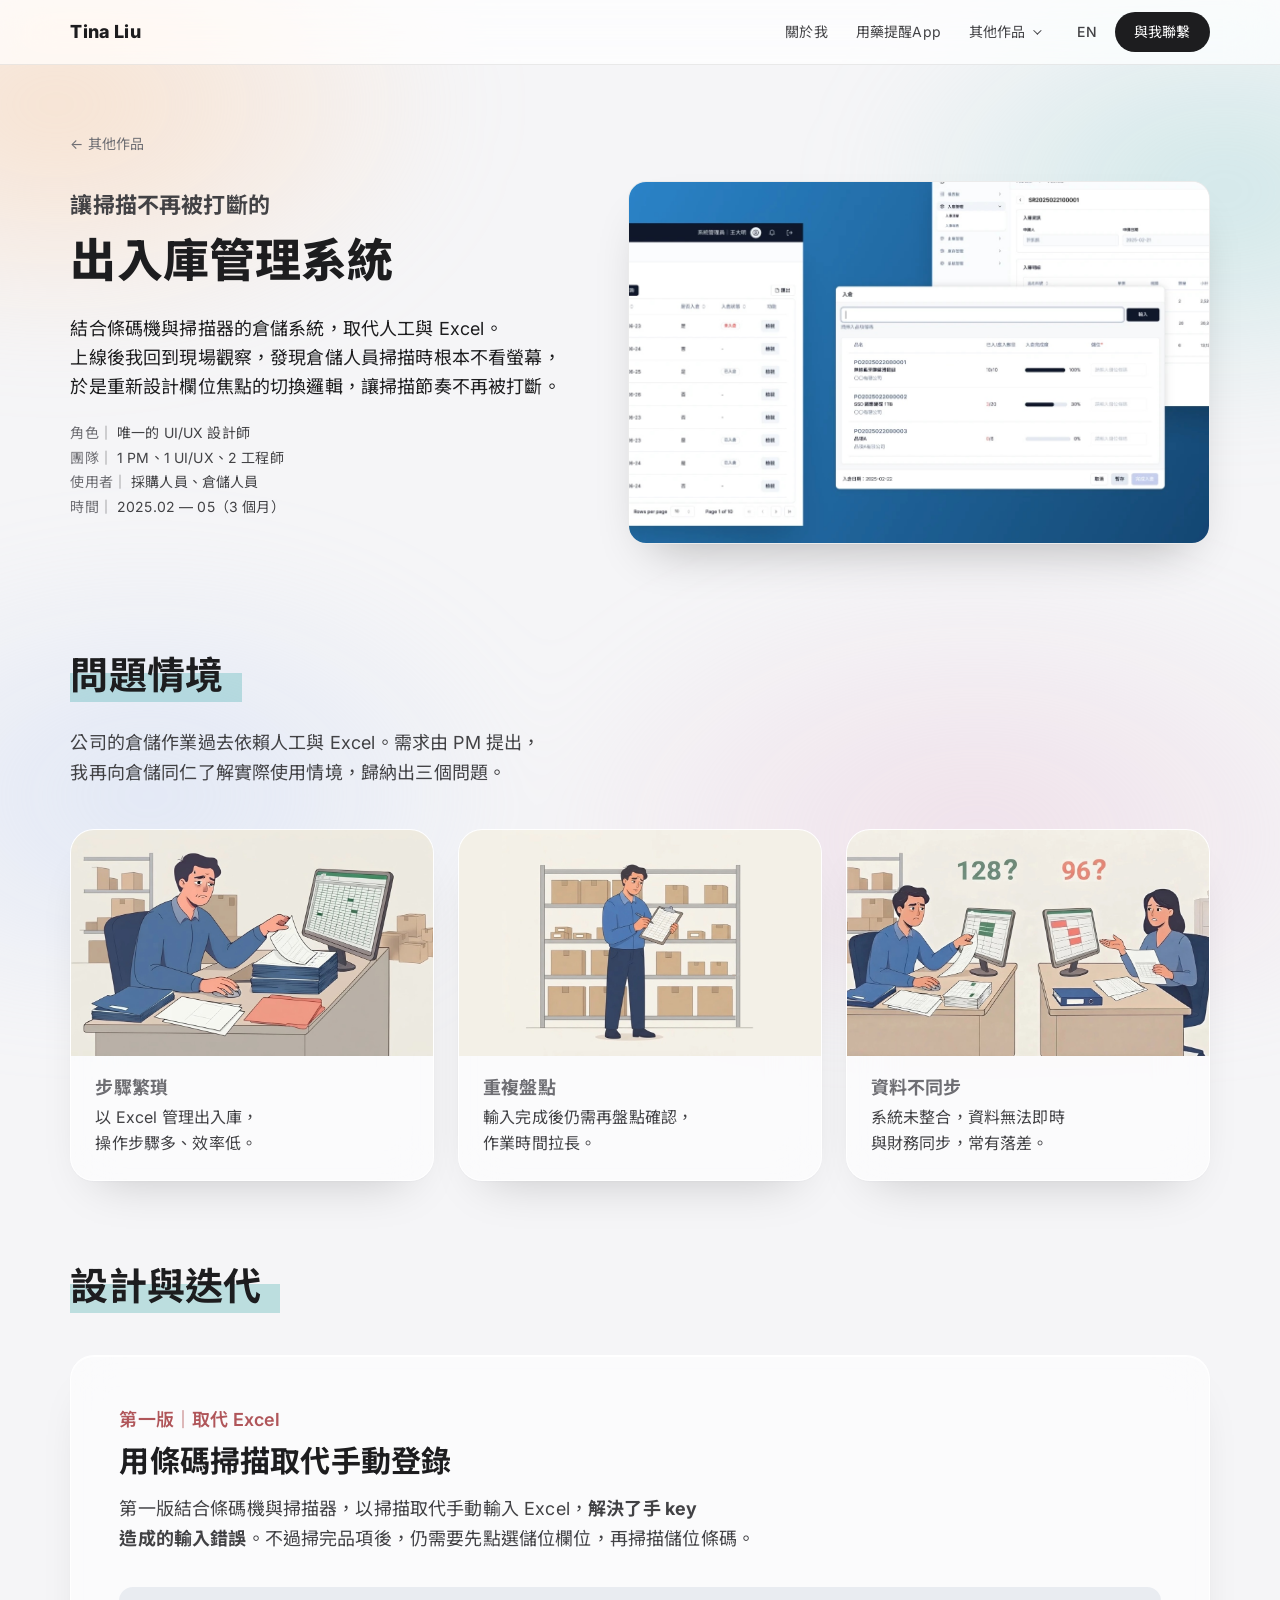
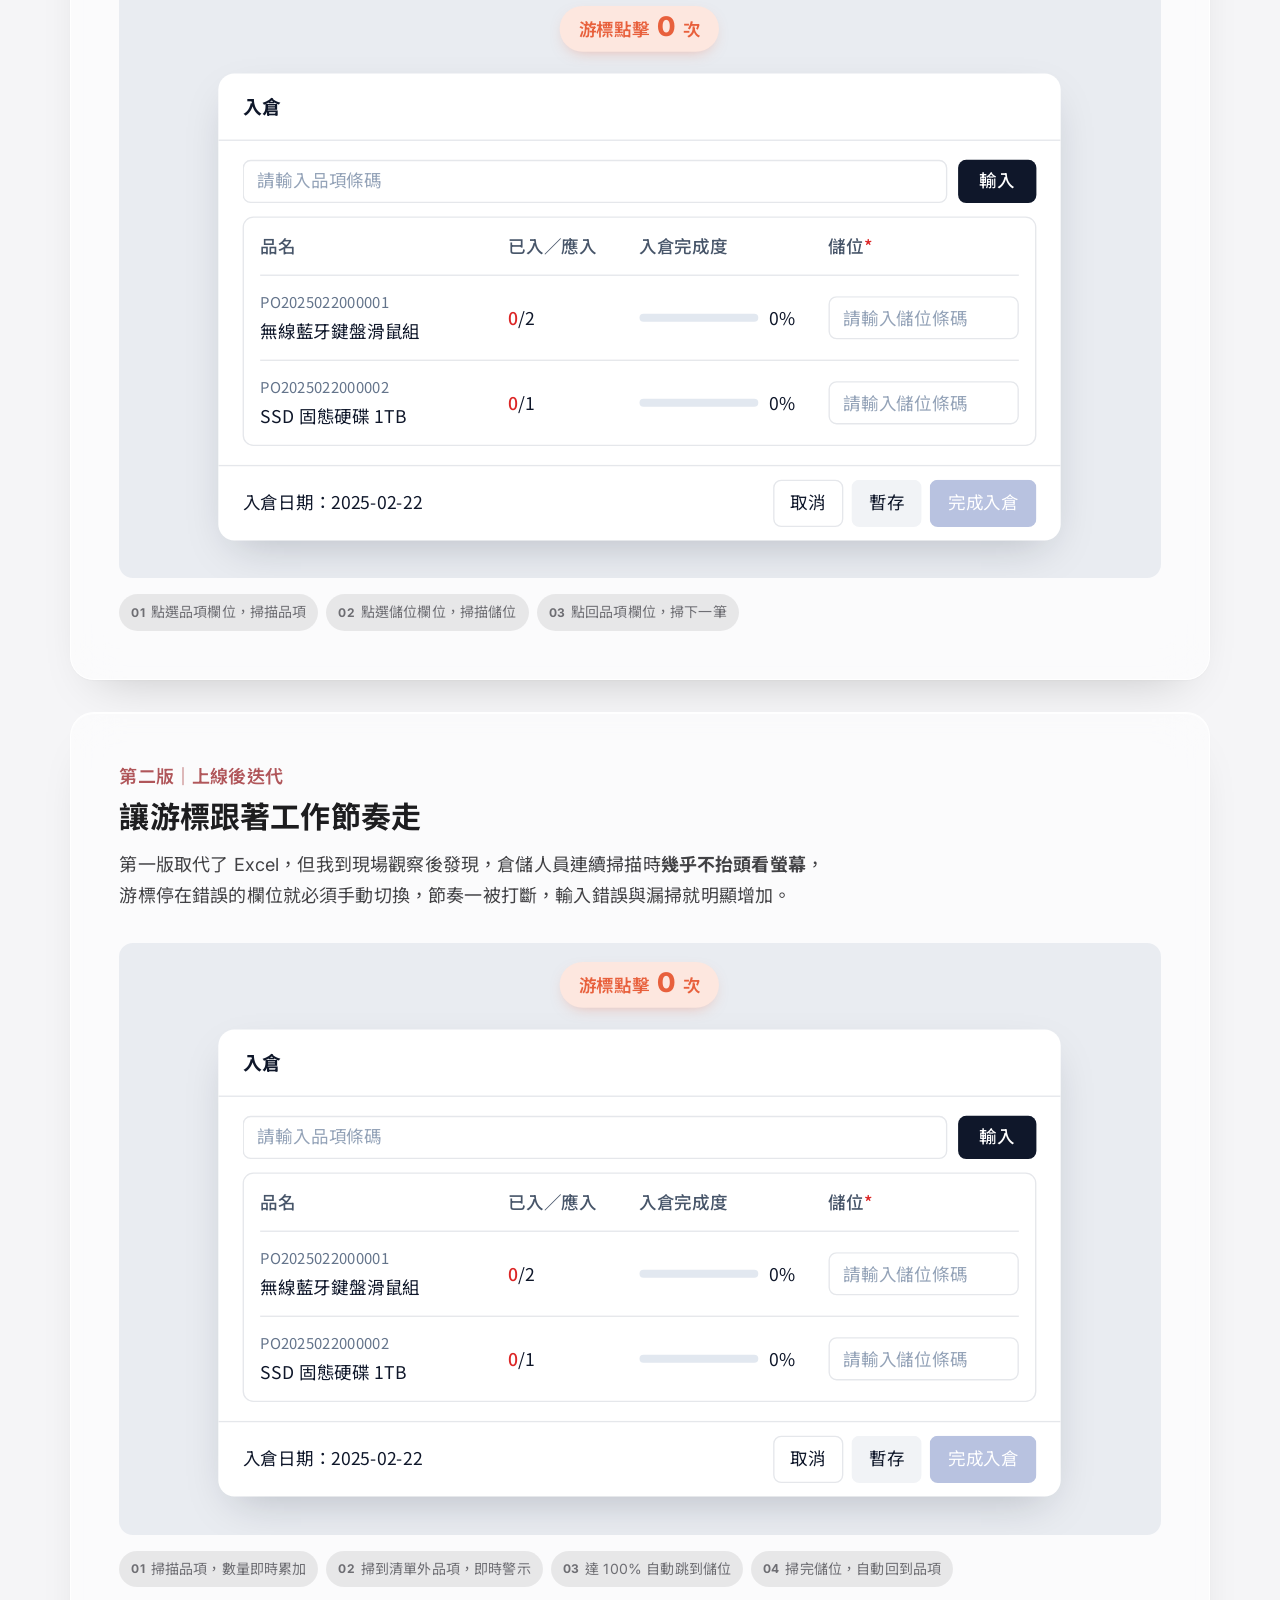
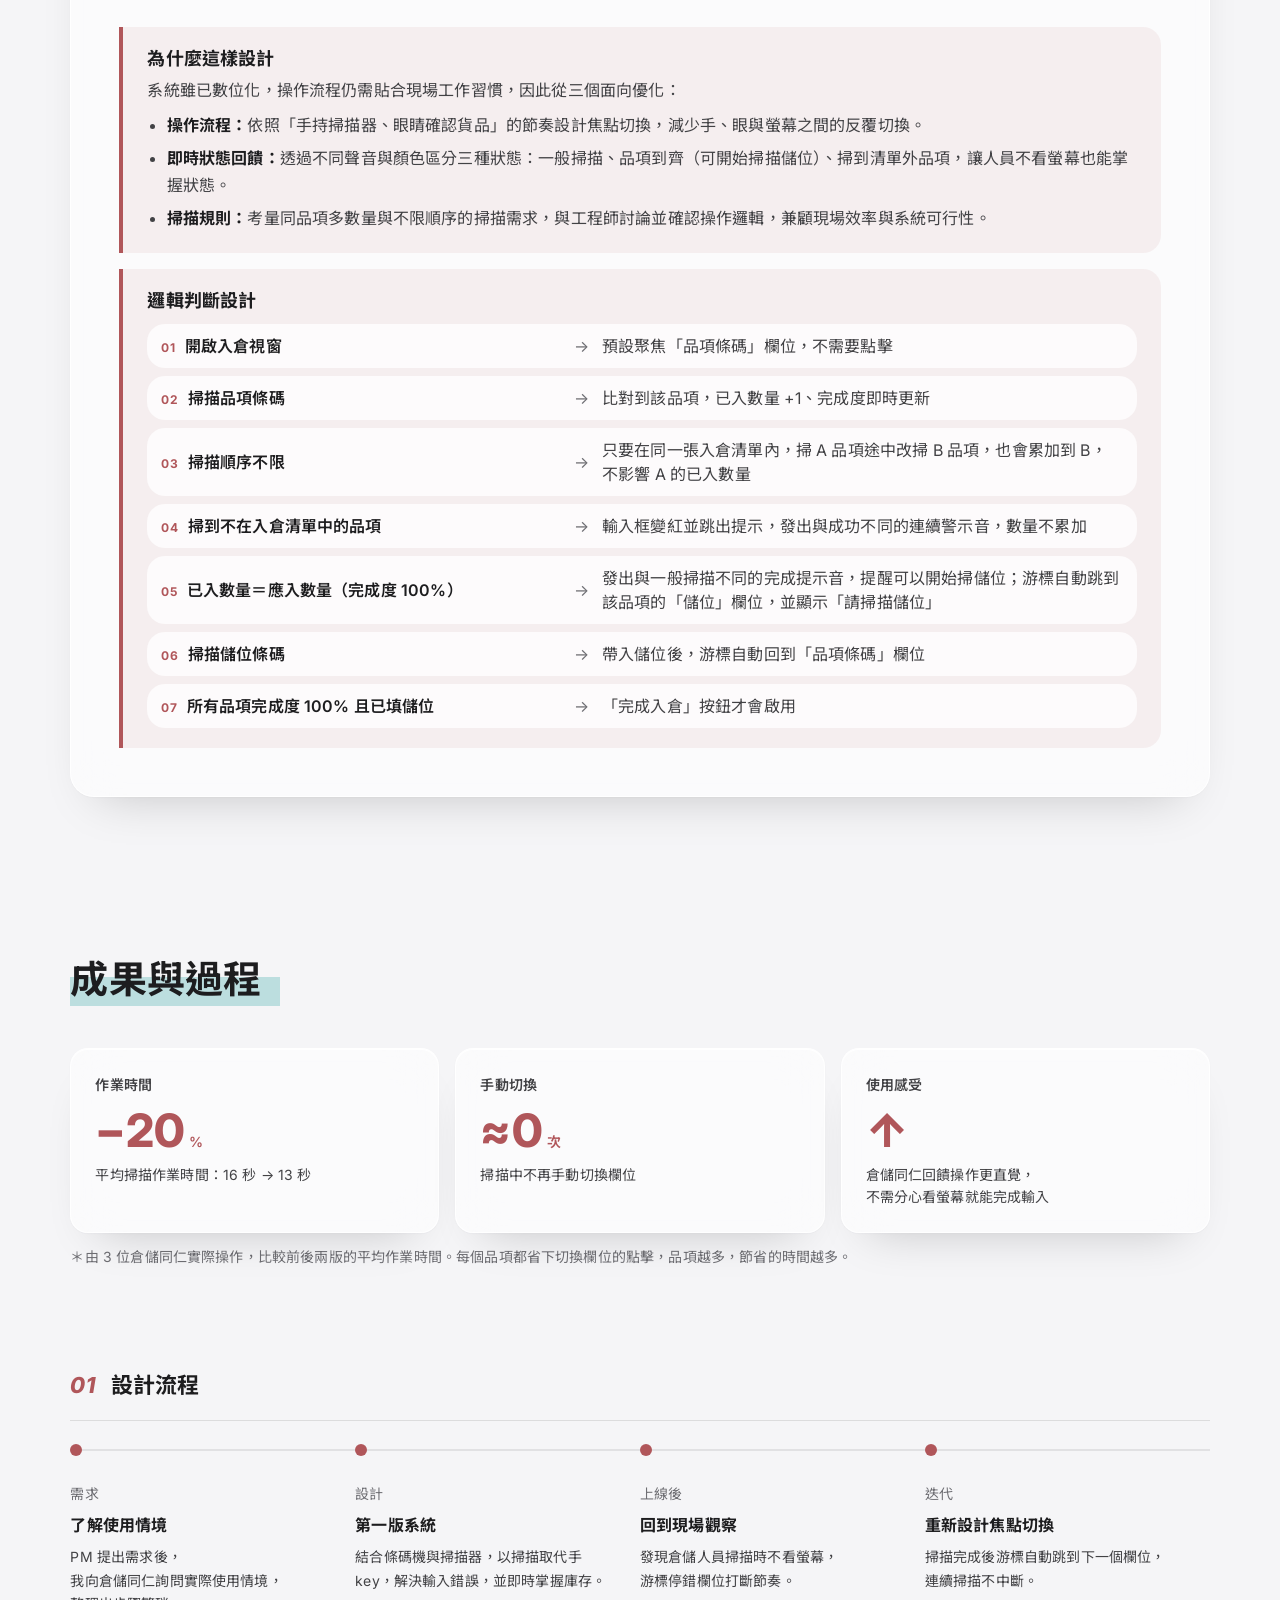
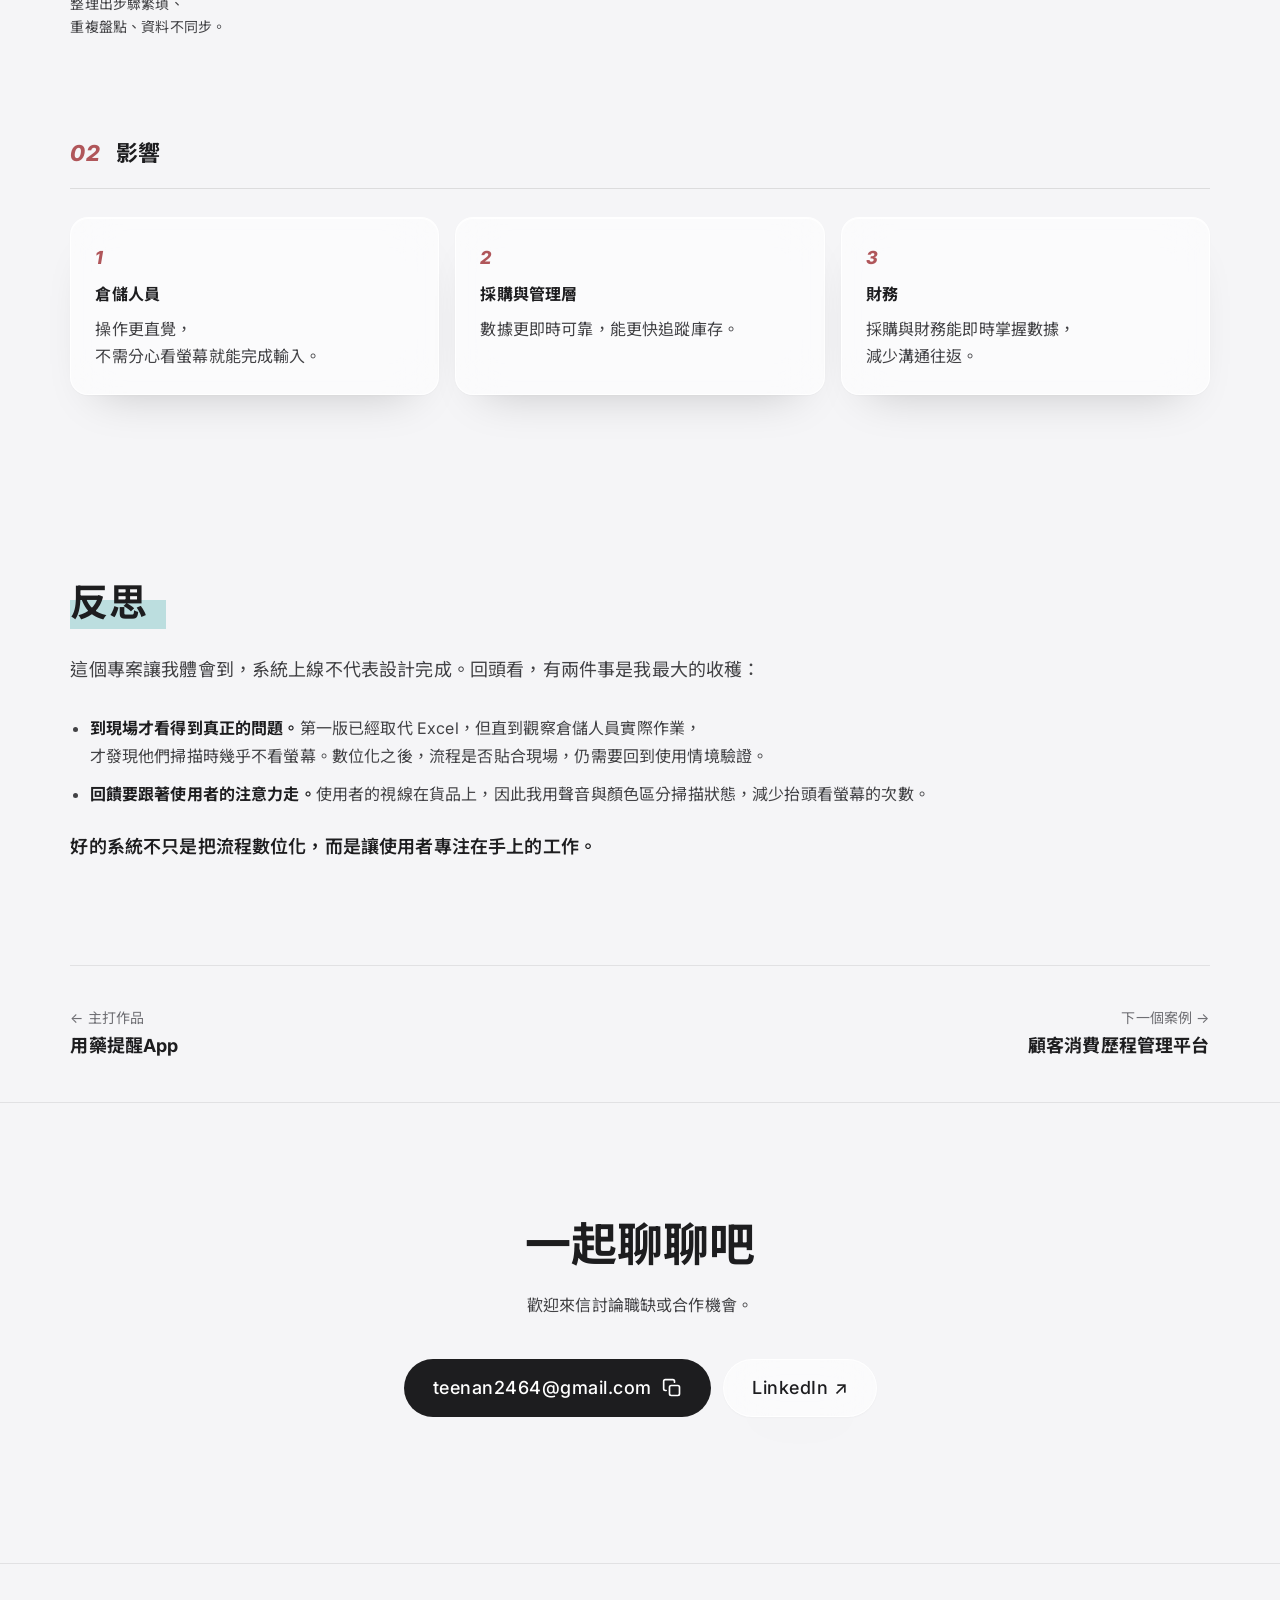
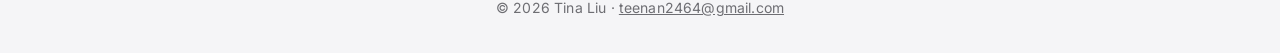
<file: work/warehouse.html>
<!doctype html>
<html lang="zh-Hant">
<head>
  <meta charset="utf-8">
  <meta name="viewport" content="width=device-width, initial-scale=1">
  <title>出入庫管理系統｜Tina Liu</title>
  <link rel="preconnect" href="https://fonts.googleapis.com">
  <link rel="preconnect" href="https://fonts.gstatic.com" crossorigin>
  <link href="https://fonts.googleapis.com/css2?family=Inter:ital,wght@0,400;0,500;0,600;0,700;0,800;1,800&family=Noto+Sans+TC:wght@400;500;600;700;800&display=swap" rel="stylesheet">
  <link rel="stylesheet" href="../assets/style.css?v=20261124173220">
</head>
<body class="case-page">

<header class="site-header">
  <div class="wrap">
    <a class="logo" href="../index.html">Tina Liu</a>
    <nav class="nav" id="nav">
      <a href="../index.html#about">關於我</a>
      <a href="../index.html#medreminder">用藥提醒App</a>
      <details class="menu">
        <summary>其他作品</summary>
        <div class="menu-panel">
          <a href="warehouse.html">出入庫管理系統</a>
          <a href="customer-journey.html">顧客消費歷程管理平台</a>
          <a href="contract.html">工程管理系統</a>
        </div>
      </details>
    </nav>
    <div class="header-actions">
      <a class="lang-switch" href="../en/work/warehouse.html" lang="en" hreflang="en" aria-label="Switch to English">EN</a>
      <a class="btn btn-primary btn-sm" href="#contact">與我聯繫</a>
      <button class="nav-toggle" aria-label="開啟選單" aria-controls="nav" aria-expanded="false"><span></span><span></span></button>
    </div>
  </div>
</header>

<main>
  <!-- 1. 專案介紹 -->
  <section class="project" id="overview">
    <div class="wrap">
      <a class="back" href="../index.html#work">← 其他作品</a>
      <div class="project-grid">
        <div class="project-text">
          <h1 class="project-title"><span>讓掃描不再被打斷的</span>出入庫管理系統</h1>
          <p class="project-lead">結合條碼機與掃描器的倉儲系統，取代人工與 Excel。上線後我回到現場觀察，發現倉儲人員掃描時根本不看螢幕，於是重新設計欄位焦點的切換邏輯，讓掃描節奏不再被打斷。</p>
          <dl class="project-meta"><div><dt>角色</dt><dd>唯一的 UI/UX 設計師</dd></div><div><dt>團隊</dt><dd>1 PM、1 UI/UX、2 工程師</dd></div><div><dt>使用者</dt><dd>採購人員、倉儲人員</dd></div><div><dt>時間</dt><dd>2025.02 — 05（3 個月）</dd></div></dl>
        </div>
        <figure class="project-cover"><img class="shot" src="../assets/img/wh-cover.jpg" width="2000" height="754" alt="第二版介面：入庫清單、入庫資訊與入倉掃描視窗" loading="lazy"></figure>
      </div>
    </div>
  </section>

  <!-- 2. 問題情境 -->
  <section class="scenes" id="scenes" aria-labelledby="scenes-title">
    <div class="wrap">
      <h2 class="marker-title" id="scenes-title">問題情境</h2>
      <p class="scenes-lead">公司的倉儲作業過去依賴人工與 Excel。需求由 PM 提出，我再向倉儲同仁了解實際使用情境，歸納出三個問題。</p>
      <div class="scene-list">
        <figure class="scene">
          <div class="scene-art"><img src="../assets/img/wh-scene-steps.jpg" width="1200" height="675" alt="人員坐在桌前，一手翻著成疊的紙本單據、一手操作滑鼠，把資料逐筆輸入 Excel" loading="lazy"></div>
          <figcaption><h3>步驟繁瑣</h3><p>以 Excel 管理出入庫，<br>操作步驟多、效率低。</p></figcaption>
        </figure>
        <figure class="scene">
          <div class="scene-art"><img src="../assets/img/wh-scene-count.jpg" width="1080" height="675" alt="倉儲人員站在貨架前，拿著夾板在紙本表格上逐項清點品項" loading="lazy"></div>
          <figcaption><h3>重複盤點</h3><p>輸入完成後仍需再盤點確認，<br>作業時間拉長。</p></figcaption>
        </figure>
        <figure class="scene">
          <div class="scene-art"><img src="../assets/img/wh-scene-3.jpg" width="1200" height="675" alt="兩位同事各自看著自己的 Excel，上方分別寫著 128？與 96？，數字對不起來" loading="lazy"></div>
          <figcaption><h3>資料不同步</h3><p>系統未整合，資料無法即時<br>與財務同步，常有落差。</p></figcaption>
        </figure>
      </div>
    </div>
  </section>

  <!-- 3. 設計與迭代 -->
  <section class="highlights" id="highlights" aria-labelledby="highlights-title">
    <div class="wrap">
      <h2 class="marker-title" id="highlights-title">設計與迭代</h2>

      <div class="core">
        <p class="core-label">第一版｜取代 Excel</p>
        <h3 class="core-title">用條碼掃描取代手動登錄</h3>
        <p class="highlights-lead">第一版結合條碼機與掃描器，以掃描取代手動輸入 Excel，<strong>解決了手 key 造成的輸入錯誤</strong>。不過掃完品項後，仍需要先點選儲位欄位，再掃描儲位條碼。</p>
        <figure class="wh-demo" data-version="1" aria-label="第一版操作示範：每個步驟都要用滑鼠點選欄位">
          <div class="whd-frame"><div class="whd-stage"><span class="whd-count">游標點擊 <b>0</b> 次</span>
            <div class="whd-dialog">
              <div class="whd-head">入倉</div>
              <div class="whd-scanrow"><div class="whd-input" data-field="item"><span class="whd-val"></span><span class="whd-ph">請輸入品項條碼</span></div><span class="whd-btn">輸入</span></div>
              <p class="whd-hint" aria-hidden="true">品項已到齊，請掃描儲位</p>
              <p class="whd-toast" aria-hidden="true"><svg viewBox="0 0 24 24" width="16" height="16" fill="none" stroke="currentColor" stroke-width="2.2" stroke-linecap="round" stroke-linejoin="round"><path d="M12 3l10 18H2z"/><path d="M12 10v4M12 17.5v.01"/></svg>此品項不在本次入倉清單中，請確認後重新掃描</p>
              <div class="whd-table">
                <div class="whd-tr whd-th"><span>品名</span><span>已入／應入</span><span>入倉完成度</span><span>儲位<em>*</em></span></div>
                <div class="whd-tr" data-row="0"><span><small>PO2025022000001</small>無線藍牙鍵盤滑鼠組</span><span class="whd-qty"><b>0</b>/2</span><span class="whd-prog"><i></i><u>0%</u></span><span><div class="whd-input" data-field="loc0"><span class="whd-val"></span><span class="whd-ph">請輸入儲位條碼</span></div></span></div>
                <div class="whd-tr" data-row="1"><span><small>PO2025022000002</small>SSD 固態硬碟 1TB</span><span class="whd-qty"><b>0</b>/1</span><span class="whd-prog"><i></i><u>0%</u></span><span><div class="whd-input" data-field="loc1"><span class="whd-val"></span><span class="whd-ph">請輸入儲位條碼</span></div></span></div>
              </div>
              <div class="whd-foot"><span>入倉日期：2025-02-22</span><span class="whd-acts"><i>取消</i><i>暫存</i><i class="whd-done">完成入倉</i></span></div>
            </div>
            <span class="whd-cursor" aria-hidden="true"><svg viewBox="0 0 24 24"><path d="M4 2.5v17.2l4.6-4.3 2.9 6.6 2.9-1.3-2.9-6.5h6.3z" fill="#fff" stroke="#111" stroke-width="1.4" stroke-linejoin="round"/></svg></span>
            <span class="whd-scanner" aria-hidden="true"><img src="../assets/img/wh-scanner.png" width="56" height="56" alt=""><b class="whd-sound">嗶</b></span>
          </div></div>
          <figcaption class="whd-meta"><ol class="whd-steps"><li><span>01</span>點選品項欄位，掃描品項</li><li><span>02</span>點選儲位欄位，掃描儲位</li><li><span>03</span>點回品項欄位，掃下一筆</li></ol></figcaption>
        </figure>
      </div>

      <div class="core">
        <p class="core-label">第二版｜上線後迭代</p>
        <h3 class="core-title">讓游標跟著工作節奏走</h3>
        <p class="highlights-lead">第一版取代了 Excel，但我到現場觀察後發現，倉儲人員連續掃描時<strong>幾乎不抬頭看螢幕</strong>，游標停在錯誤的欄位就必須手動切換，節奏一被打斷，輸入錯誤與漏掃就明顯增加。</p>
        <figure class="wh-demo" data-version="2" aria-label="第二版操作示範：掃描後資料自動帶入，游標自動跳到下一個欄位">
          <div class="whd-frame"><div class="whd-stage"><span class="whd-count">游標點擊 <b>0</b> 次</span>
            <div class="whd-dialog">
              <div class="whd-head">入倉</div>
              <div class="whd-scanrow"><div class="whd-input" data-field="item"><span class="whd-val"></span><span class="whd-ph">請輸入品項條碼</span></div><span class="whd-btn">輸入</span></div>
              <p class="whd-hint" aria-hidden="true">品項已到齊，請掃描儲位</p>
              <p class="whd-toast" aria-hidden="true"><svg viewBox="0 0 24 24" width="16" height="16" fill="none" stroke="currentColor" stroke-width="2.2" stroke-linecap="round" stroke-linejoin="round"><path d="M12 3l10 18H2z"/><path d="M12 10v4M12 17.5v.01"/></svg>此品項不在本次入倉清單中，請確認後重新掃描</p>
              <div class="whd-table">
                <div class="whd-tr whd-th"><span>品名</span><span>已入／應入</span><span>入倉完成度</span><span>儲位<em>*</em></span></div>
                <div class="whd-tr" data-row="0"><span><small>PO2025022000001</small>無線藍牙鍵盤滑鼠組</span><span class="whd-qty"><b>0</b>/2</span><span class="whd-prog"><i></i><u>0%</u></span><span><div class="whd-input" data-field="loc0"><span class="whd-val"></span><span class="whd-ph">請輸入儲位條碼</span></div></span></div>
                <div class="whd-tr" data-row="1"><span><small>PO2025022000002</small>SSD 固態硬碟 1TB</span><span class="whd-qty"><b>0</b>/1</span><span class="whd-prog"><i></i><u>0%</u></span><span><div class="whd-input" data-field="loc1"><span class="whd-val"></span><span class="whd-ph">請輸入儲位條碼</span></div></span></div>
              </div>
              <div class="whd-foot"><span>入倉日期：2025-02-22</span><span class="whd-acts"><i>取消</i><i>暫存</i><i class="whd-done">完成入倉</i></span></div>
            </div>
            <span class="whd-cursor" aria-hidden="true"><svg viewBox="0 0 24 24"><path d="M4 2.5v17.2l4.6-4.3 2.9 6.6 2.9-1.3-2.9-6.5h6.3z" fill="#fff" stroke="#111" stroke-width="1.4" stroke-linejoin="round"/></svg></span>
            <span class="whd-scanner" aria-hidden="true"><img src="../assets/img/wh-scanner.png" width="56" height="56" alt=""><b class="whd-sound">嗶</b></span>
          </div></div>
          <figcaption class="whd-meta"><ol class="whd-steps"><li><span>01</span>掃描品項，數量即時累加</li><li><span>02</span>掃到清單外品項，即時警示</li><li><span>03</span>達 100% 自動跳到儲位</li><li><span>04</span>掃完儲位，自動回到品項</li></ol></figcaption>
        </figure>
        <div class="core-why">
          <h4>為什麼這樣設計</h4>
          <p>系統雖已數位化，操作流程仍需貼合現場工作習慣，因此從三個面向優化：</p>
          <ul class="why-list">
            <li><strong>操作流程：</strong>依照「手持掃描器、眼睛確認貨品」的節奏設計焦點切換，減少手、眼與螢幕之間的反覆切換。</li>
            <li><strong>即時狀態回饋：</strong>透過不同聲音與顏色區分三種狀態：一般掃描、品項到齊（可開始掃描儲位）、掃到清單外品項，讓人員不看螢幕也能掌握狀態。</li>
            <li><strong>掃描規則：</strong>考量同品項多數量與不限順序的掃描需求，與工程師討論並確認操作邏輯，兼顧現場效率與系統可行性。</li>
          </ul>
        </div>
        <div class="core-why core-logic">
          <h4>邏輯判斷設計</h4>
          <ol class="logic-list">
            <li><span class="logic-if">開啟入倉視窗</span><span class="logic-then">預設聚焦「品項條碼」欄位，不需要點擊</span></li>
            <li><span class="logic-if">掃描品項條碼</span><span class="logic-then">比對到該品項，已入數量 +1、完成度即時更新</span></li>
            <li><span class="logic-if">掃描順序不限</span><span class="logic-then">只要在同一張入倉清單內，掃 A 品項途中改掃 B 品項，也會累加到 B，不影響 A 的已入數量</span></li>
            <li><span class="logic-if">掃到不在入倉清單中的品項</span><span class="logic-then">輸入框變紅並跳出提示，發出與成功不同的連續警示音，數量不累加</span></li>
            <li><span class="logic-if">已入數量＝應入數量（完成度 100%）</span><span class="logic-then">發出與一般掃描不同的完成提示音，提醒可以開始掃儲位；游標自動跳到該品項的「儲位」欄位，並顯示「請掃描儲位」</span></li>
            <li><span class="logic-if">掃描儲位條碼</span><span class="logic-then">帶入儲位後，游標自動回到「品項條碼」欄位</span></li>
            <li><span class="logic-if">所有品項完成度 100% 且已填儲位</span><span class="logic-then">「完成入倉」按鈕才會啟用</span></li>
          </ol>
        </div>
      </div>
    </div>
  </section>

  <!-- 4. 成果與過程 -->
  <section class="devnotes" id="results" aria-labelledby="results-title">
    <div class="wrap">
      <h2 class="marker-title" id="results-title">成果與過程</h2>
      <div class="kpis"><div class="kpi"><p class="kpi-label">作業時間</p><b>−20<small>%</small></b><span>平均掃描作業時間：16 秒 → 13 秒</span></div><div class="kpi"><p class="kpi-label">手動切換</p><b>≈0<small>次</small></b><span>掃描中不再手動切換欄位</span></div><div class="kpi"><p class="kpi-label">使用感受</p><b>↑<small></small></b><span>倉儲同仁回饋操作更直覺，不需分心看螢幕就能完成輸入</span></div></div>
<p class="kpi-note">＊由 3 位倉儲同仁實際操作，比較前後兩版的平均作業時間。每個品項都省下切換欄位的點擊，品項越多，節省的時間越多。</p>
      <div class="chapter">
        <div class="chapter-head"><span class="num">01</span><h3>設計流程</h3></div>
        <ol class="steps steps-4"><li><time>需求</time><b>了解使用情境</b><p>PM 提出需求後，我向倉儲同仁詢問實際使用情境，整理出步驟繁瑣、重複盤點、資料不同步。</p></li><li><time>設計</time><b>第一版系統</b><p>結合條碼機與掃描器，以掃描取代手 key，解決輸入錯誤，並即時掌握庫存。</p></li><li><time>上線後</time><b>回到現場觀察</b><p>發現倉儲人員掃描時不看螢幕，游標停錯欄位打斷節奏。</p></li><li><time>迭代</time><b>重新設計焦點切換</b><p>掃描完成後游標自動跳到下一個欄位，連續掃描不中斷。</p></li></ol>
      </div>
      <div class="chapter">
        <div class="chapter-head"><span class="num">02</span><h3>影響</h3></div>
        <ol class="findings principles"><li class="finding"><span class="principle-num">1</span><b>倉儲人員</b><p>操作更直覺，不需分心看螢幕就能完成輸入。</p></li><li class="finding"><span class="principle-num">2</span><b>採購與管理層</b><p>數據更即時可靠，能更快追蹤庫存。</p></li><li class="finding"><span class="principle-num">3</span><b>財務</b><p>採購與財務能即時掌握數據，減少溝通往返。</p></li></ol>
      </div>
    </div>
  </section>

  <!-- 5. 反思 -->
  <section class="journey" id="reflection" aria-labelledby="reflection-title">
    <div class="wrap">
      <h2 class="marker-title" id="reflection-title">反思</h2>
      <p class="journey-lead">這個專案讓我體會到，系統上線不代表設計完成。回頭看，有兩件事是我最大的收穫：</p>
      <div class="lessons">
        <ul>
          <li><strong>到現場才看得到真正的問題。</strong>第一版已經取代 Excel，但直到觀察倉儲人員實際作業，才發現他們掃描時幾乎不看螢幕。數位化之後，流程是否貼合現場，仍需要回到使用情境驗證。</li>
          <li><strong>回饋要跟著使用者的注意力走。</strong>使用者的視線在貨品上，因此我用聲音與顏色區分掃描狀態，減少抬頭看螢幕的次數。</li>
        </ul>
      </div>
      <p class="journey-lead journey-key">好的系統不只是把流程數位化，而是讓使用者專注在手上的工作。</p>
    </div>
  </section>

  <div class="wrap">
    <nav class="case-next" id="more-work">
      <a href="../index.html#medreminder"><small>← 主打作品</small><b>用藥提醒App</b></a>
      <a href="customer-journey.html" class="next"><small>下一個案例 →</small><b>顧客消費歷程管理平台</b></a>
    </nav>
  </div>

  <section class="section contact" id="contact">
    <div class="wrap">
      <h2>一起聊聊吧</h2>
      <p>歡迎來信討論職缺或合作機會。</p>
      <div class="hero-actions">
        <button type="button" class="btn btn-primary copy-email" data-email="teenan2464@gmail.com" aria-label="複製信箱 teenan2464@gmail.com">teenan2464@gmail.com<svg class="ic-copy" width="20" height="20" viewBox="0 0 24 24" fill="none" stroke="currentColor" stroke-width="2" stroke-linecap="round" stroke-linejoin="round" aria-hidden="true"><rect x="9" y="9" width="12" height="12" rx="2"/><path d="M5 15H4a2 2 0 0 1-2-2V4a2 2 0 0 1 2-2h9a2 2 0 0 1 2 2v1"/></svg><svg class="ic-check" width="20" height="20" viewBox="0 0 24 24" fill="none" stroke="currentColor" stroke-width="2.4" stroke-linecap="round" stroke-linejoin="round" aria-hidden="true"><path d="M5 12.5l4.5 4.5L19 7.5"/></svg></button>
        <a class="btn btn-ghost" href="https://www.linkedin.com/in/tinaliu0924" target="_blank" rel="noopener">LinkedIn ↗</a>
      </div>
      <p class="copy-status" role="status" aria-live="polite"></p>
    </div>
  </section>
</main>

<nav class="toc" id="toc" aria-label="本頁目錄">
  <ol class="toc-list" id="toc-list">
    <li><a href="#overview" data-sections="overview">專案介紹</a></li>
    <li><a href="#scenes" data-sections="scenes">問題情境</a></li>
    <li><a href="#highlights" data-sections="highlights">設計與迭代</a></li>
    <li><a href="#results" data-sections="results">成果與過程</a></li>
    <li><a href="#reflection" data-sections="reflection more-work">反思</a></li>
  </ol>
</nav>

<footer class="site-footer">© 2026 Tina Liu · <a href="mailto:teenan2464@gmail.com">teenan2464@gmail.com</a></footer>
<script src="../assets/site.js?v=20261124173220"></script>
  <script src="../assets/gc.js?v=20261124173220"></script>
</body>
</html>
</file>
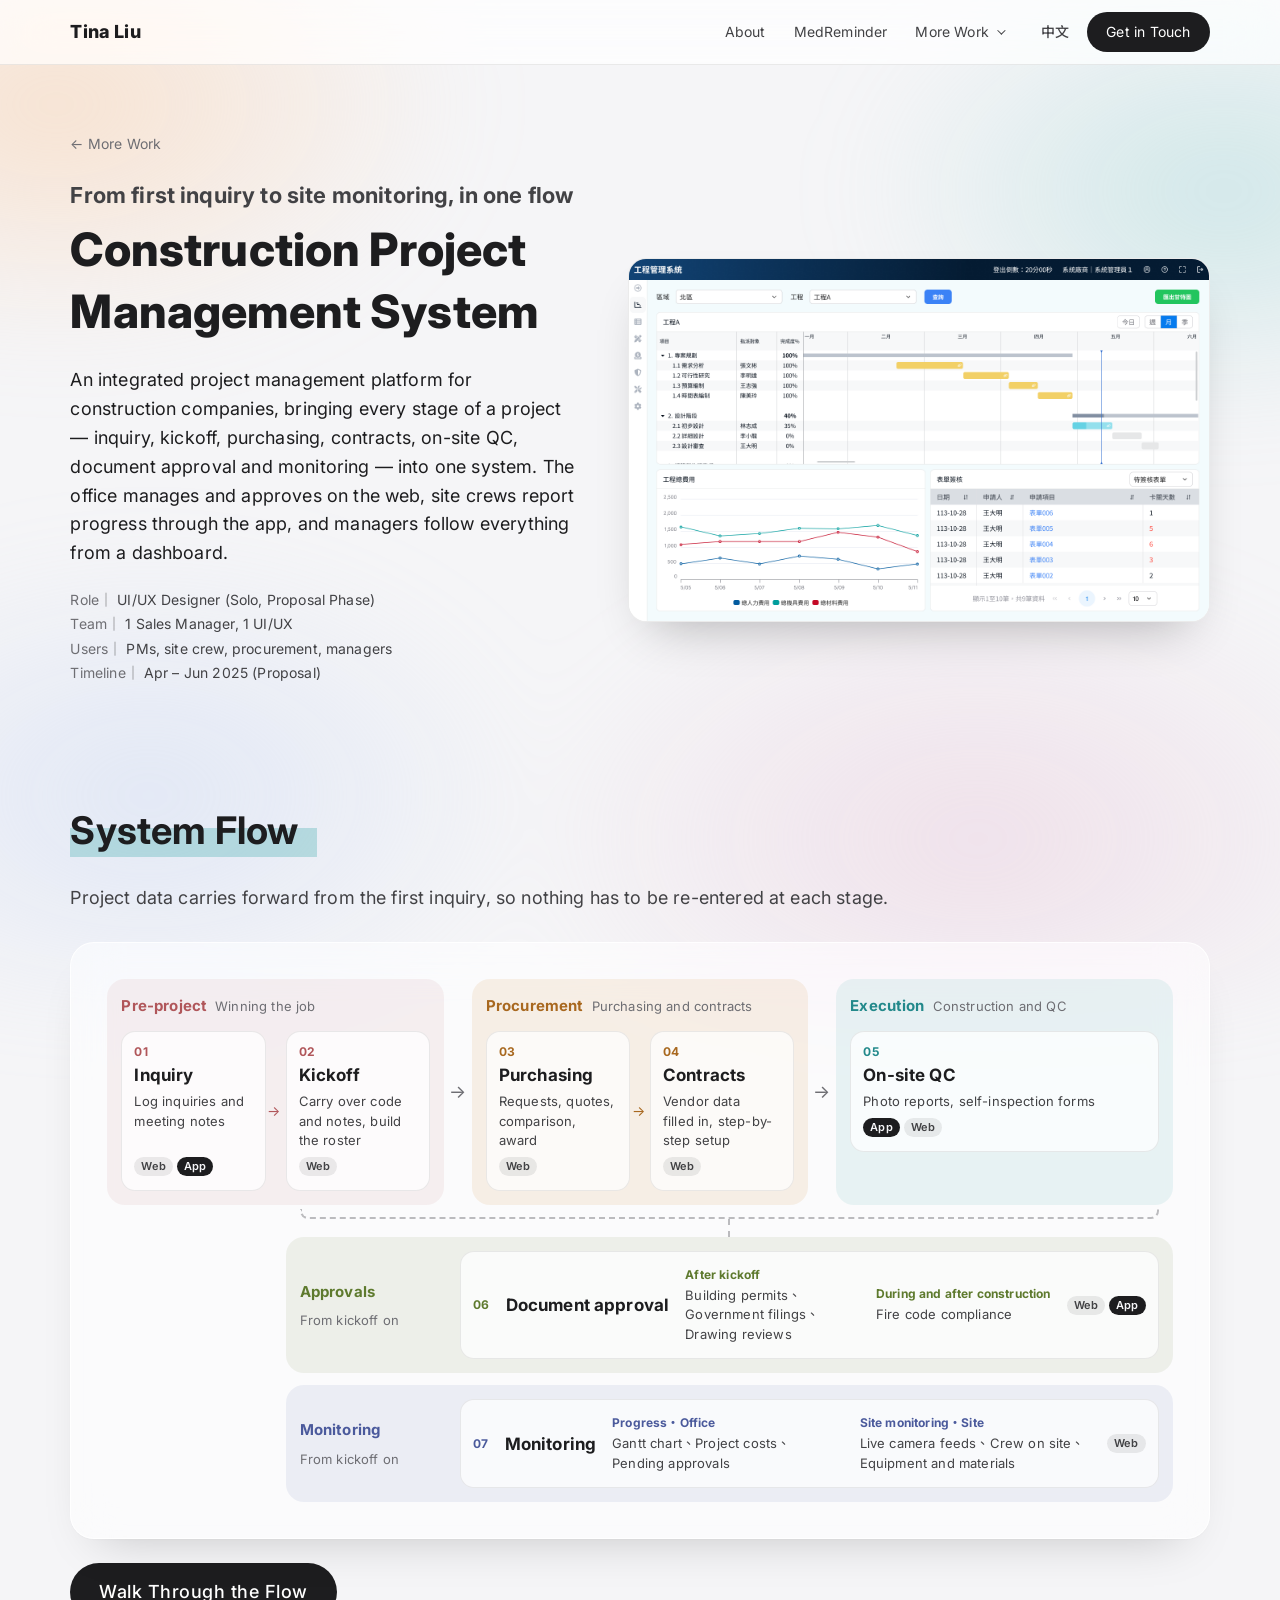
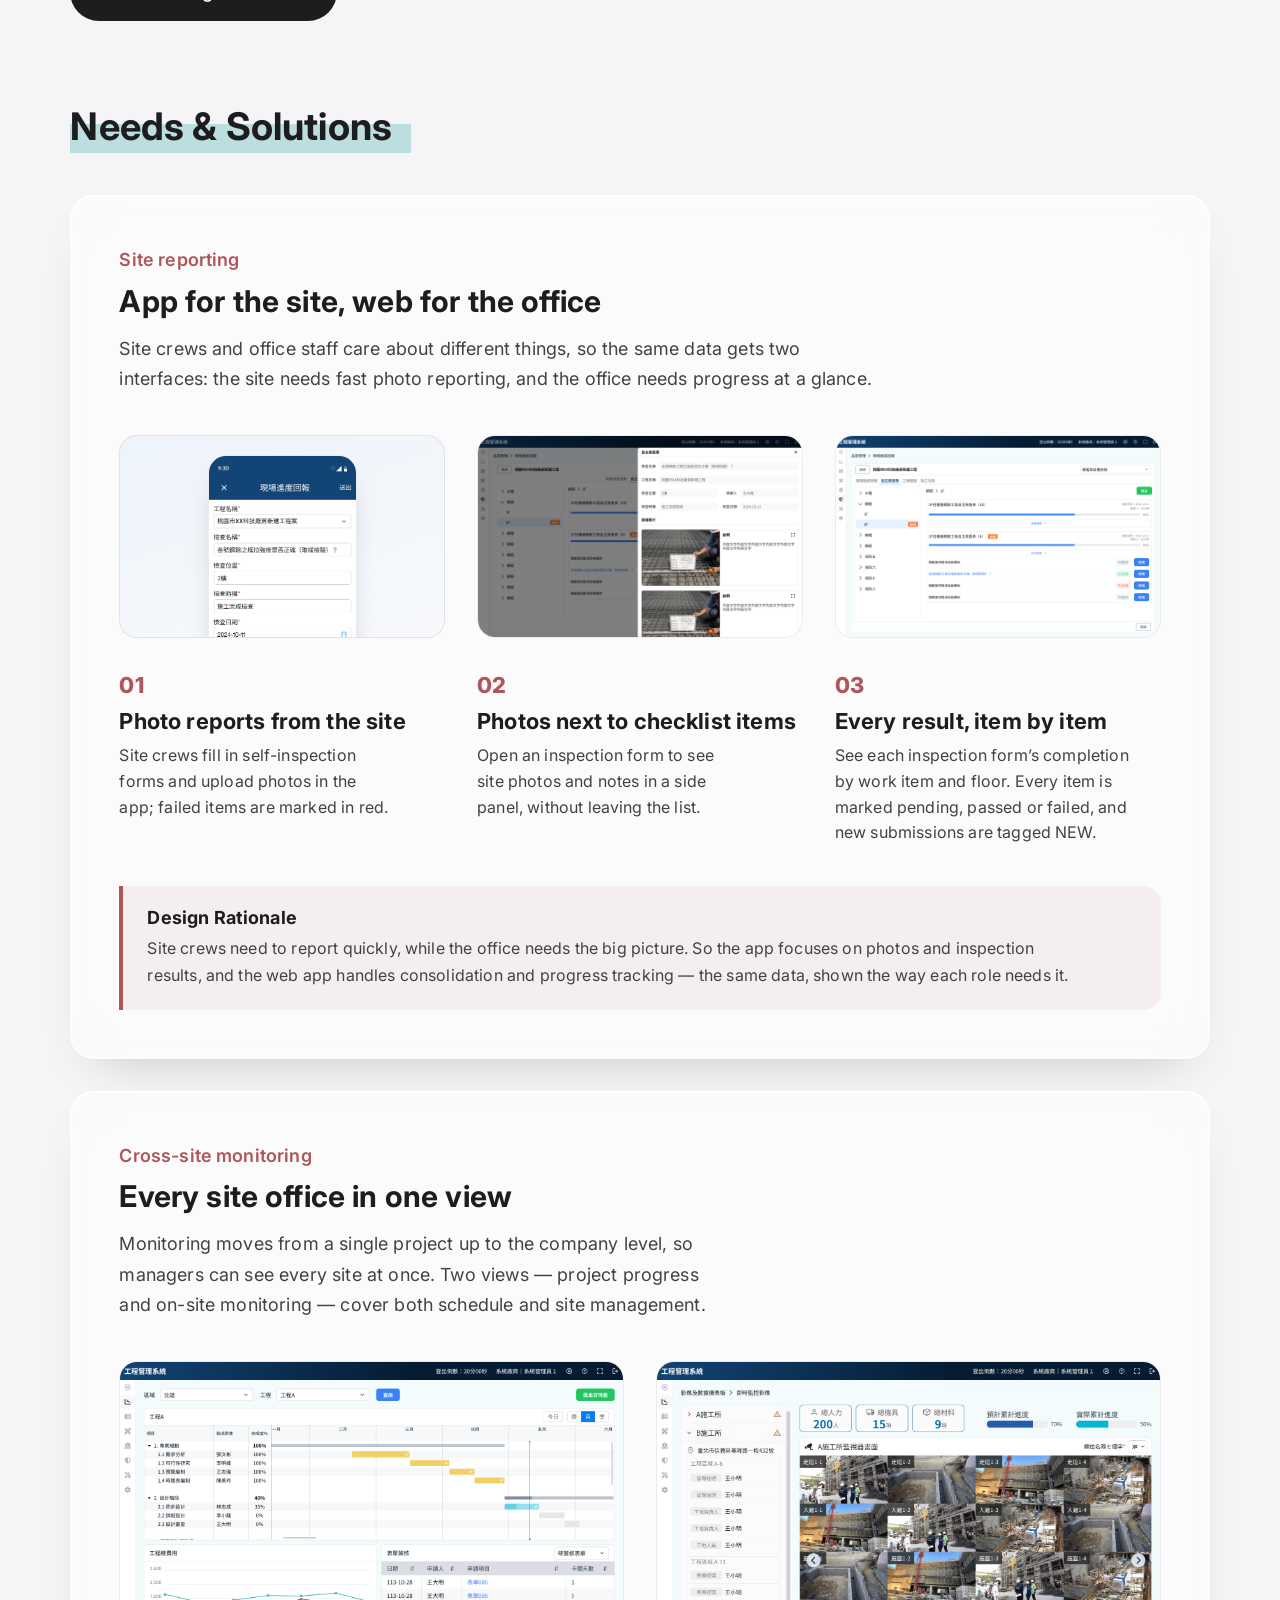
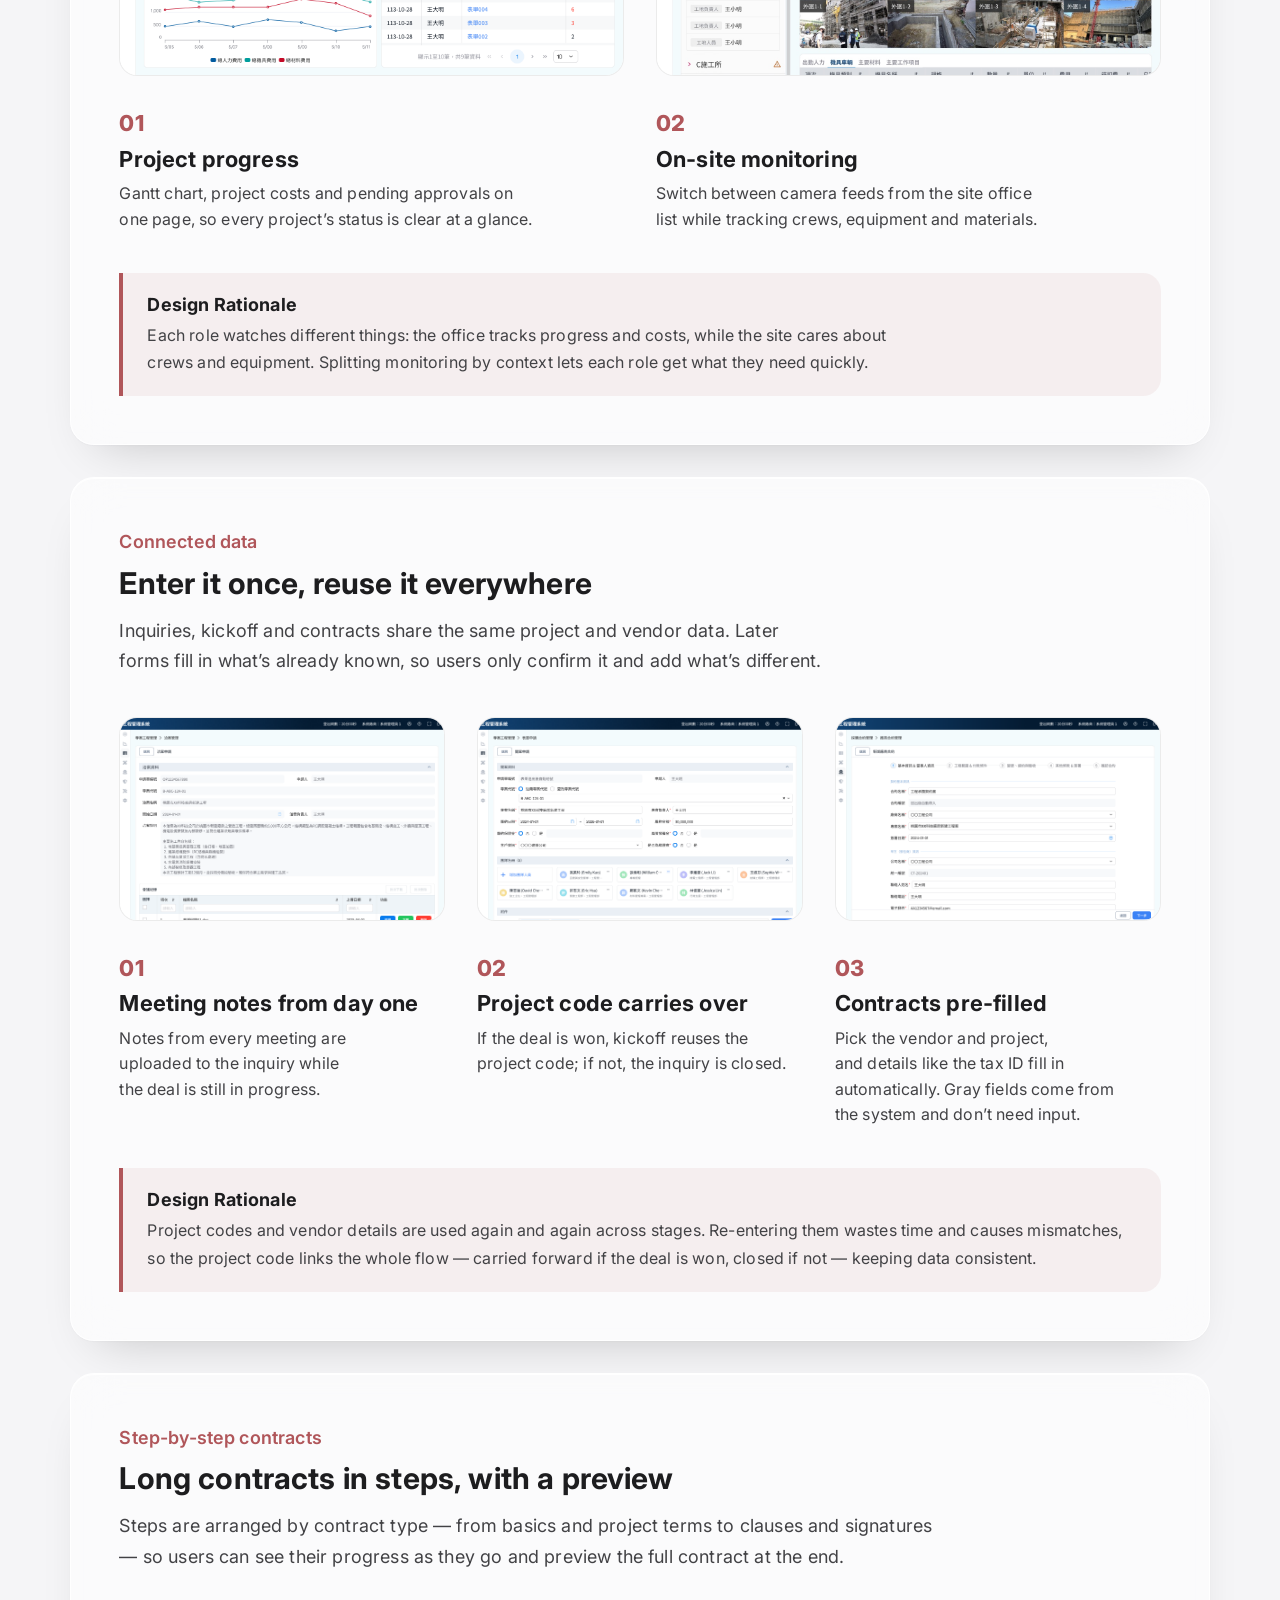
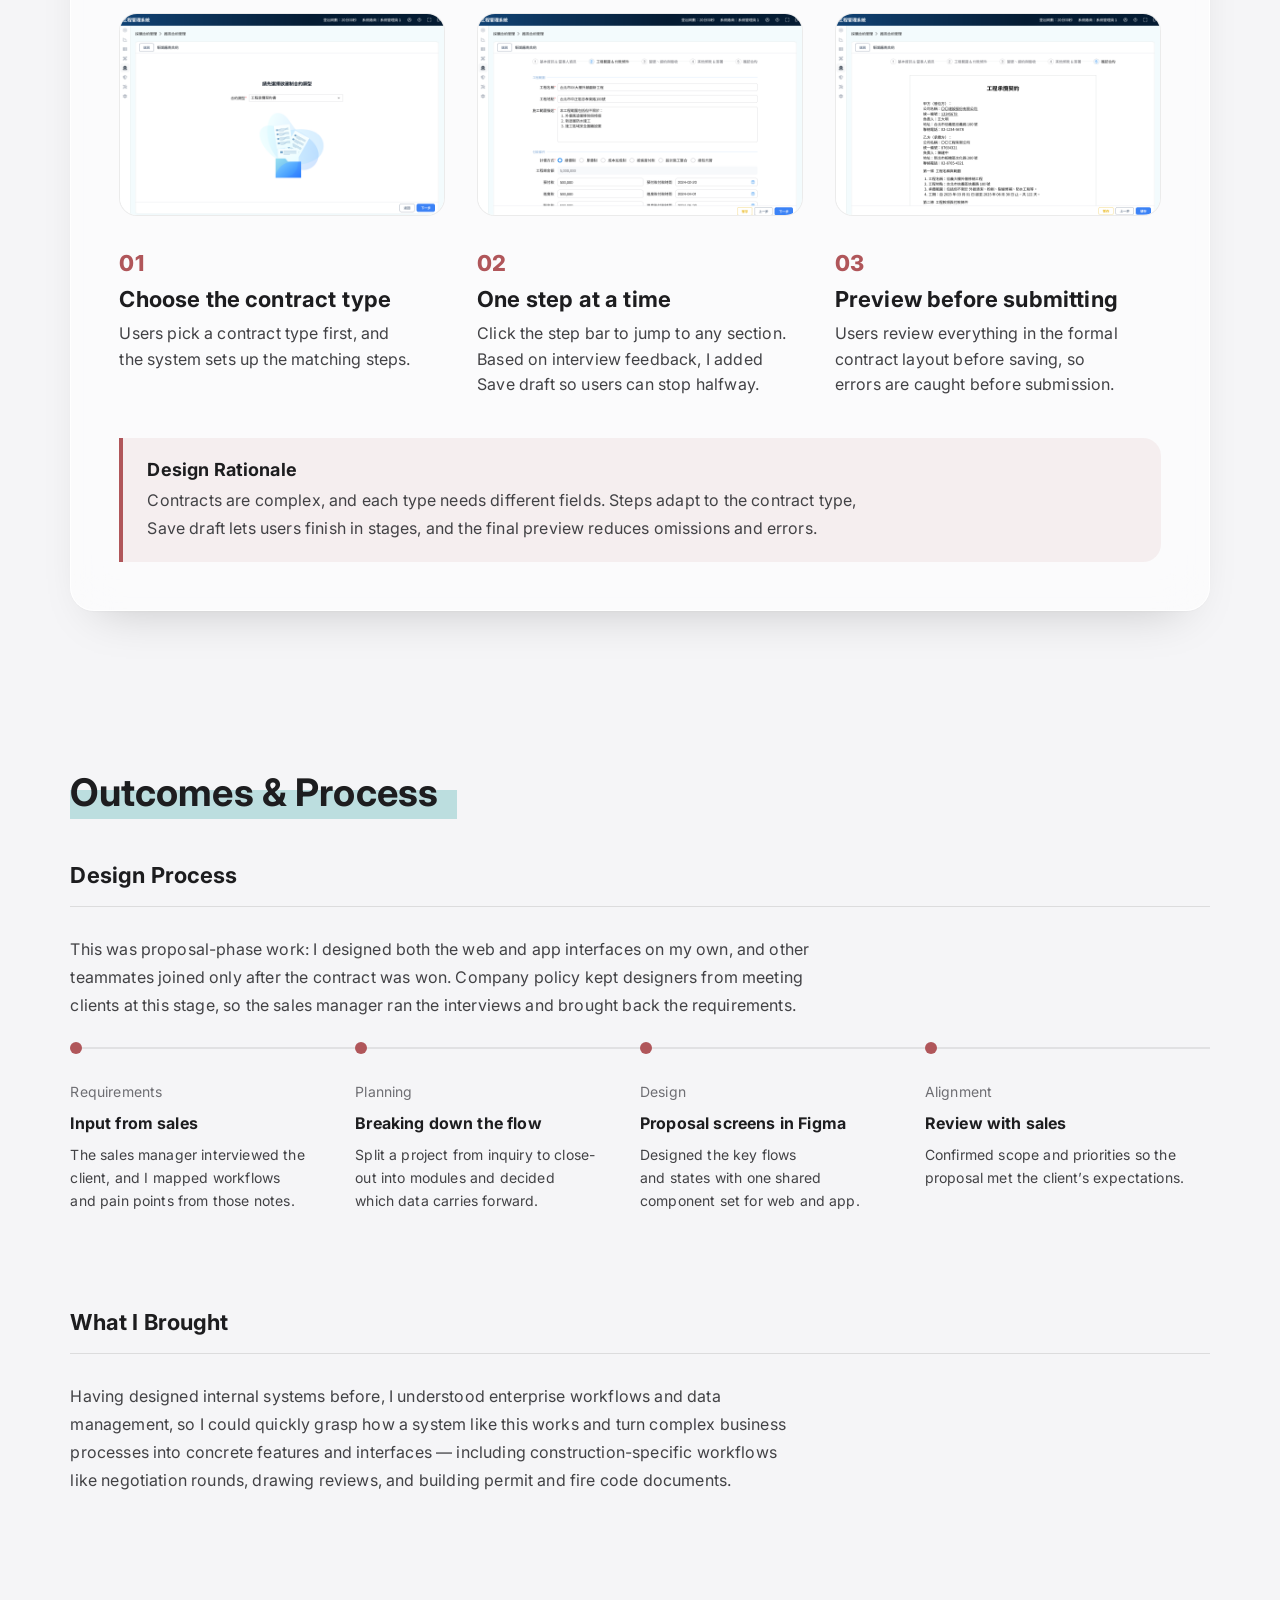
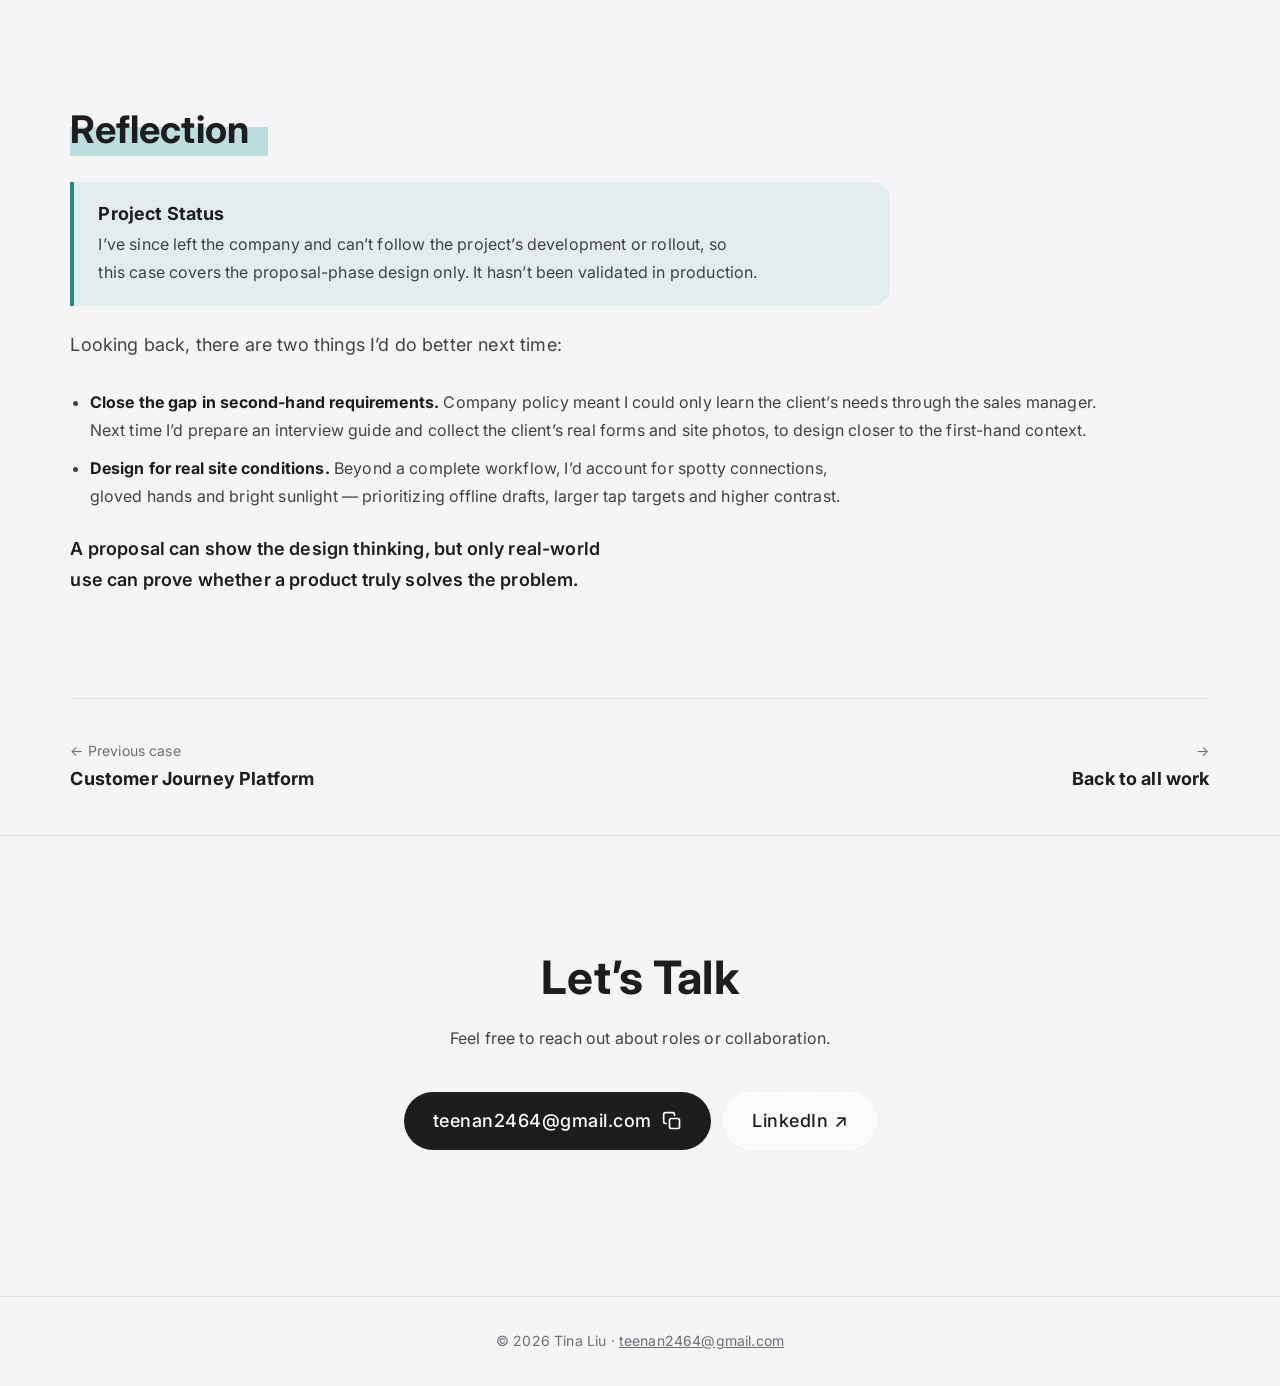
<file: en/work/contract.html>
<!doctype html>
<html lang="en">
<head>
  <meta charset="utf-8">
  <meta name="viewport" content="width=device-width, initial-scale=1">
  <title>Construction Project Management System | Tina Liu</title>
  <link rel="preconnect" href="https://fonts.googleapis.com">
  <link rel="preconnect" href="https://fonts.gstatic.com" crossorigin>
  <link href="https://fonts.googleapis.com/css2?family=Inter:ital,wght@0,400;0,500;0,600;0,700;0,800;1,800&family=Noto+Sans+TC:wght@400;500;600;700;800&display=swap" rel="stylesheet">
  <link rel="stylesheet" href="../../assets/style.css?v=20261124173220">
</head>
<body class="case-page">

<header class="site-header">
  <div class="wrap">
    <a class="logo" href="../index.html">Tina Liu</a>
    <nav class="nav" id="nav">
      <a href="../index.html#about">About</a>
      <a href="../index.html#medreminder">MedReminder</a>
      <details class="menu">
        <summary>More Work</summary>
        <div class="menu-panel">
          <a href="warehouse.html">Warehouse Inbound &amp; Outbound System</a>
          <a href="customer-journey.html">Customer Journey Platform</a>
          <a href="contract.html">Construction Project Management System</a>
        </div>
      </details>
    </nav>
    <div class="header-actions">
      <a class="lang-switch" href="../../work/contract.html" lang="zh-Hant" hreflang="zh-Hant" aria-label="切換到中文版">中文</a>
      <a class="btn btn-primary btn-sm" href="#contact">Get in Touch</a>
      <button class="nav-toggle" aria-label="Open menu" aria-controls="nav" aria-expanded="false"><span></span><span></span></button>
    </div>
  </div>
</header>

<main>
  <!-- 1. 專案介紹 -->
  <section class="project" id="overview">
    <div class="wrap">
      <a class="back" href="../index.html#work">← More Work</a>
      <div class="project-grid">
        <div class="project-text">
          <h1 class="project-title"><span>From first inquiry to site monitoring, in one flow</span>Construction Project Management System</h1>
          <p class="project-lead">An integrated project management platform for construction companies, bringing every stage of a project — inquiry, kickoff, purchasing, contracts, on-site QC, document approval and monitoring — into one system. The office manages and approves on the web, site crews report progress through the app, and managers follow everything from a dashboard.</p>
          <dl class="project-meta"><div><dt>Role</dt><dd>UI/UX Designer (Solo, Proposal Phase)</dd></div><div><dt>Team</dt><dd>1 Sales Manager, 1 UI/UX</dd></div><div><dt>Users</dt><dd>PMs, site crew, procurement, managers</dd></div><div><dt>Timeline</dt><dd>Apr – Jun 2025 (Proposal)</dd></div></dl>
        </div>
        <figure class="project-cover"><img class="shot" src="../../assets/img/em-dashboard.png" alt="Monitoring dashboard: Gantt chart, total project costs and pending approvals" loading="lazy"></figure>
      </div>
    </div>
  </section>

  <!-- 2. 系統流程 -->
  <section class="scenes" id="scenes" aria-labelledby="scenes-title">
    <div class="wrap">
      <h2 class="marker-title" id="scenes-title">System Flow</h2>
      <p class="scenes-lead">Project data carries forward from the first inquiry, so nothing has to be re-entered at each stage.</p>
<figure class="sysflow" aria-label="System flow: three phases — pre-project, procurement and execution — with document approval and monitoring running from kickoff to completion; seven modules in total">
  <div class="sysflow-track">
    <section class="sysflow-phase is-pre" aria-label="Pre-project phase">
      <p class="sysflow-phase-name"><b>Pre-project</b>Winning the job</p>
      <ol class="sysflow-nodes">
        <li class="sysflow-node" value="1"><span class="sysflow-num">01</span><h3>Inquiry</h3><p>Log inquiries and meeting notes</p><span class="sysflow-tags"><span class="sysflow-tag is-web">Web</span><span class="sysflow-tag is-app">App</span></span></li>
        <li class="sysflow-node" value="2"><span class="sysflow-num">02</span><h3>Kickoff</h3><p>Carry over code and notes, build the roster</p><span class="sysflow-tags"><span class="sysflow-tag is-web">Web</span></span></li>
      </ol>
    </section>
    <section class="sysflow-phase is-buy" aria-label="Procurement phase">
      <p class="sysflow-phase-name"><b>Procurement</b>Purchasing and contracts</p>
      <ol class="sysflow-nodes">
        <li class="sysflow-node" value="3"><span class="sysflow-num">03</span><h3>Purchasing</h3><p>Requests, quotes, comparison, award</p><span class="sysflow-tags"><span class="sysflow-tag is-web">Web</span></span></li>
        <li class="sysflow-node" value="4"><span class="sysflow-num">04</span><h3>Contracts</h3><p>Vendor data filled in, step-by-step setup</p><span class="sysflow-tags"><span class="sysflow-tag is-web">Web</span></span></li>
      </ol>
    </section>
    <section class="sysflow-phase is-run" aria-label="Execution phase">
      <p class="sysflow-phase-name"><b>Execution</b>Construction and QC</p>
      <ol class="sysflow-nodes">
        <li class="sysflow-node" value="5"><span class="sysflow-num">05</span><h3>On-site QC</h3><p>Photo reports, self-inspection forms</p><span class="sysflow-tags"><span class="sysflow-tag is-app">App</span><span class="sysflow-tag is-web">Web</span></span></li>
      </ol>
    </section>
  </div>
  <div class="sysflow-bands">
    <section class="sysflow-phase sysflow-band is-doc" aria-label="Document approval, from kickoff to completion">
      <p class="sysflow-phase-name"><b>Approvals</b>From kickoff on</p>
      <ol class="sysflow-nodes">
        <li class="sysflow-node" value="6"><span class="sysflow-num">06</span><h3>Document approval</h3><div class="sysflow-feat"><strong>After kickoff</strong><ul><li>Building permits</li><li>Government filings</li><li>Drawing reviews</li></ul></div><div class="sysflow-feat"><strong>During and after construction</strong><ul><li>Fire code compliance</li></ul></div><span class="sysflow-tags"><span class="sysflow-tag is-web">Web</span><span class="sysflow-tag is-app">App</span></span></li>
      </ol>
    </section>
    <section class="sysflow-phase sysflow-band is-mon" aria-label="Monitoring, from kickoff to completion">
      <p class="sysflow-phase-name"><b>Monitoring</b>From kickoff on</p>
      <ol class="sysflow-nodes">
        <li class="sysflow-node" value="7"><span class="sysflow-num">07</span><h3>Monitoring</h3><div class="sysflow-feat"><strong>Progress<span class="sysflow-who">Office</span></strong><ul><li>Gantt chart</li><li>Project costs</li><li>Pending approvals</li></ul></div><div class="sysflow-feat"><strong>Site monitoring<span class="sysflow-who">Site</span></strong><ul><li>Live camera feeds</li><li>Crew on site</li><li>Equipment and materials</li></ul></div><span class="sysflow-tags"><span class="sysflow-tag is-web">Web</span></span></li>
      </ol>
    </section>
  </div>
</figure>
      <div class="proto-cta">
        <button type="button" class="btn btn-primary" data-proto-open="proto-em">Walk Through the Flow</button>
      </div>
      <script type="application/json" id="proto-em">{"title": "Construction Project Management System", "modules": ["Inquiry", "Kickoff", "Purchasing", "Contracts", "On-site QC", "Approvals", "Monitoring"], "screens": [{"m": 0, "src": "../../assets/img/em-deal-apply.png", "side": {"src": "../../assets/img/em-app-deal-form.png", "label": "Manager’s phone", "from": [94.8, 90.3], "to": [0, 30], "note": "On submit"}, "role": "Sales → Manager", "text": "Sales creates an inquiry and submits it. The manager sees the request right away in the mobile app and can approve or reject it on the spot.", "hot": null, "act": "", "phone": false}, {"m": 1, "src": "../../assets/img/em-open-form.png", "role": "Project manager", "text": "Once the job is won, the PM opens the project, chooses “Reuse project code” to carry over the inquiry’s code, fills in contract details, builds the team roster from staff cards and submits.", "hot": null, "act": "", "phone": false}, {"m": 2, "src": "../../assets/img/em-requisition.png", "role": "Procurement", "text": "The purchase request shows the negotiation progress for each item — from first and second rounds to award — along with the latest quotes and the winning vendor.", "hot": null, "act": "", "phone": false}, {"m": 3, "src": "../../assets/img/ct-step2.png", "role": "Procurement", "text": "When creating a contract, procurement picks the vendor and project, and details like the tax ID fill in automatically. The long form is split into five steps.", "hot": [94.3, 96.3], "act": "Next step", "phone": false}, {"m": 4, "src": "../../assets/img/em-check.jpg", "side": {"src": "../../assets/img/em-app-report.png", "label": "Site crew’s phone", "first": true, "reverse": true, "from": [92.7, 8.7], "to": [49.5, 60], "note": "On submit"}, "role": "Site crew → Project manager", "text": "Site crew take photos and submit self-inspections in the app, and the PM sees them in the system instantly.", "hot": null, "act": "", "phone": false}, {"m": 4, "src": "../../assets/img/em-site-progress.png", "role": "Project manager", "text": "In the office, the PM sees the project phase, overall progress and each work item’s completion, and can open a work item to view its inspection forms.", "hot": null, "act": "", "phone": false}, {"m": 5, "src": "../../assets/img/em-drawing-list.png", "role": "Applicant", "text": "When drawings are rejected, the category tree flags what needs resubmitting with counts and warning icons, so the applicant knows exactly what to fix.", "hot": [13.9, 21.9], "act": "View approval history", "phone": false}, {"m": 5, "src": "../../assets/img/em-drawing-history.png", "links": [{"area": [5.6, 20.4, 5.4, 3.3], "go": -1, "label": "Back to list"}], "role": "Applicant", "text": "The approval history shows which step it’s stuck at, who rejected it and why — and pending approvers can be nudged with one click.", "hot": null, "act": "", "phone": false}, {"m": 6, "src": "../../assets/img/em-dashboard.png", "role": "Office · Managers", "text": "Progress monitoring for the office: Gantt chart, project costs and pending approvals on one page, so every project’s status is clear at a glance.", "hot": null, "act": "", "phone": false}, {"m": 6, "src": "../../assets/img/em-monitor.jpg", "role": "Site · Managers", "text": "Site monitoring: switch between camera feeds from each site office and track crews on site, equipment, materials and cumulative progress. Managers can see both views.", "hot": null, "act": "", "phone": false}]}</script>
    </div>
  </section>

  <!-- 3. 需求與解法 -->
  <section class="highlights shots-even" id="highlights" aria-labelledby="highlights-title">
    <div class="wrap">
      <h2 class="marker-title" id="highlights-title">Needs &amp; Solutions</h2>

      <div class="core">
        <p class="core-label">Site reporting</p>
        <h3 class="core-title">App for the site, web for the office</h3>
        <p class="highlights-lead">Site crews and office staff care about different things, so the same data gets two interfaces: the site needs fast photo reporting, and the office needs progress at a glance.</p>
        <ol class="core-steps">
          <li class="core-step">
            <div class="core-shots"><img class="shot shot-phone" src="../../assets/img/em-app-report.png" alt="App site progress report: upload photos and fill in inspection results" loading="lazy"></div>
            <div class="core-text">
              <p class="core-num">01</p>
              <h4>Photo reports from the site</h4>
              <p>Site crews fill in self-inspection forms and upload photos in the app; failed items are marked in red.</p>
            </div>
          </li>
          <li class="core-step">
            <div class="core-shots"><img class="shot" src="../../assets/img/em-check.jpg" alt="Self-inspection form in a side panel, showing site photos and notes" loading="lazy"></div>
            <div class="core-text">
              <p class="core-num">02</p>
              <h4>Photos next to checklist items</h4>
              <p>Open an inspection form to see site photos and notes in a side panel, without leaving the list.</p>
            </div>
          </li>
          <li class="core-step">
            <div class="core-shots"><img class="shot" src="../../assets/img/em-check-list.png" alt="Self-inspection forms listed by work item and floor with completion rates, each item marked pending, passed or failed" loading="lazy"></div>
            <div class="core-text">
              <p class="core-num">03</p>
              <h4>Every result, item by item</h4>
              <p>See each inspection form’s completion by work item and floor. Every item is marked pending, passed or failed, and new submissions are tagged NEW.</p>
            </div>
          </li>
        </ol>
        <div class="core-why">
          <h4>Design Rationale</h4>
          <p>Site crews need to report quickly, while the office needs the big picture. So the app focuses on photos and inspection results, and the web app handles consolidation and progress tracking — the same data, shown the way each role needs it.</p>
        </div>
      </div>

      <div class="core">
        <p class="core-label">Cross-site monitoring</p>
        <h3 class="core-title">Every site office in one view</h3>
        <p class="highlights-lead">Monitoring moves from a single project up to the company level, so managers can see every site at once. Two views — project progress and on-site monitoring — cover both schedule and site management.</p>
        <ol class="core-steps core-steps-2">
          <li class="core-step">
            <div class="core-shots"><img class="shot" src="../../assets/img/em-dashboard.png" alt="Progress monitoring: Gantt chart, project costs and pending approvals" loading="lazy"></div>
            <div class="core-text">
              <p class="core-num">01</p>
              <h4>Project progress</h4>
              <p>Gantt chart, project costs and pending approvals on one page, so every project’s status is clear at a glance.</p>
            </div>
          </li>
          <li class="core-step">
            <div class="core-shots"><img class="shot" src="../../assets/img/em-monitor.jpg" alt="Site monitoring: site office list, camera feeds, and crew, equipment and material stats" loading="lazy"></div>
            <div class="core-text">
              <p class="core-num">02</p>
              <h4>On-site monitoring</h4>
              <p>Switch between camera feeds from the site office list while tracking crews, equipment and materials.</p>
            </div>
          </li>
        </ol>
        <div class="core-why">
          <h4>Design Rationale</h4>
          <p>Each role watches different things: the office tracks progress and costs, while the site cares about crews and equipment. Splitting monitoring by context lets each role get what they need quickly.</p>
        </div>
      </div>

      <div class="core">
        <p class="core-label">Connected data</p>
        <h3 class="core-title">Enter it once, reuse it everywhere</h3>
        <p class="highlights-lead">Inquiries, kickoff and contracts share the same project and vendor data. Later forms fill in what’s already known, so users only confirm it and add what’s different.</p>
        <ol class="core-steps">
          <li class="core-step">
            <div class="core-shots"><img class="shot" src="../../assets/img/em-deal-minutes.png" alt="Inquiry request: inquiry details and a list of meeting notes" loading="lazy"></div>
            <div class="core-text">
              <p class="core-num">01</p>
              <h4>Meeting notes from day one</h4>
              <p>Notes from every meeting are uploaded to the inquiry while the deal is still in progress.</p>
            </div>
          </li>
          <li class="core-step">
            <div class="core-shots"><img class="shot" src="../../assets/img/em-open-code.png" alt="Project kickoff: choosing to reuse the project code carried over from the inquiry" loading="lazy"></div>
            <div class="core-text">
              <p class="core-num">02</p>
              <h4>Project code carries over</h4>
              <p>If the deal is won, kickoff reuses the project code; if not, the inquiry is closed.</p>
            </div>
          </li>
          <li class="core-step">
            <div class="core-shots"><img class="shot" src="../../assets/img/ct-step2.png" alt="After choosing the project and vendor, details like the tax ID fill in automatically" loading="lazy"></div>
            <div class="core-text">
              <p class="core-num">03</p>
              <h4>Contracts pre-filled</h4>
              <p>Pick the vendor and project, and details like the tax ID fill in automatically. Gray fields come from the system and don’t need input.</p>
            </div>
          </li>
        </ol>
        <div class="core-why">
          <h4>Design Rationale</h4>
          <p>Project codes and vendor details are used again and again across stages. Re-entering them wastes time and causes mismatches, so the project code links the whole flow — carried forward if the deal is won, closed if not — keeping data consistent.</p>
        </div>
      </div>


      <div class="core">
        <p class="core-label">Step-by-step contracts</p>
        <h3 class="core-title">Long contracts in steps, with a preview</h3>
        <p class="highlights-lead">Steps are arranged by contract type — from basics and project terms to clauses and signatures — so users can see their progress as they go and preview the full contract at the end.</p>
        <ol class="core-steps">
          <li class="core-step">
            <div class="core-shots"><img class="shot" src="../../assets/img/ct-type.png" alt="New vendor contract: choose the contract type first" loading="lazy"></div>
            <div class="core-text">
              <p class="core-num">01</p>
              <h4>Choose the contract type</h4>
              <p>Users pick a contract type first, and the system sets up the matching steps.</p>
            </div>
          </li>
          <li class="core-step">
            <div class="core-shots"><img class="shot" src="../../assets/img/ct-steps.png" data-frames="../../assets/img/ct-steps1.png ../assets/img/ct-steps.png" data-clicks="40,23.2 21,23.2" alt="Step-by-step contract: a five-step bar on top with Save draft, Back and Next below; open it to see clicking the step bar to jump between sections" loading="lazy"></div>
            <div class="core-text">
              <p class="core-num">02</p>
              <h4>One step at a time</h4>
              <p>Click the step bar to jump to any section. Based on interview feedback, I added Save draft so users can stop halfway.</p>
            </div>
          </li>
          <li class="core-step">
            <div class="core-shots"><img class="shot" src="../../assets/img/ct-review.png" alt="Contract review: a preview of the entries in formal contract layout" loading="lazy"></div>
            <div class="core-text">
              <p class="core-num">03</p>
              <h4>Preview before submitting</h4>
              <p>Users review everything in the formal contract layout before saving, so errors are caught before submission.</p>
            </div>
          </li>
        </ol>
        <div class="core-why">
          <h4>Design Rationale</h4>
          <p>Contracts are complex, and each type needs different fields. Steps adapt to the contract type, Save draft lets users finish in stages, and the final preview reduces omissions and errors.</p>
        </div>
      </div>
    </div>
  </section>

  <!-- 4. 成果與過程 -->
  <section class="devnotes" id="results" aria-labelledby="results-title">
    <div class="wrap">
      <h2 class="marker-title" id="results-title">Outcomes &amp; Process</h2>
      <div class="chapter">
        <div class="chapter-head"><h3>Design Process</h3></div>
        <p class="chapter-lead">This was proposal-phase work: I designed both the web and app interfaces on my own, and other teammates joined only after the contract was won. Company policy kept designers from meeting clients at this stage, so the sales manager ran the interviews and brought back the requirements.</p>
        <ol class="steps steps-4"><li><time>Requirements</time><b>Input from sales</b><p>The sales manager interviewed the client, and I mapped workflows and pain points from those notes.</p></li><li><time>Planning</time><b>Breaking down the flow</b><p>Split a project from inquiry to close-out into modules and decided which data carries forward.</p></li><li><time>Design</time><b>Proposal screens in Figma</b><p>Designed the key flows and states with one shared component set for web and app.</p></li><li><time>Alignment</time><b>Review with sales</b><p>Confirmed scope and priorities so the proposal met the client’s expectations.</p></li></ol>
      </div>
      <div class="chapter">
        <div class="chapter-head"><h3>What I Brought</h3></div>
        <p class="chapter-lead">Having designed internal systems before, I understood enterprise workflows and data management, so I could quickly grasp how a system like this works and turn complex business processes into concrete features and interfaces — including construction-specific workflows like negotiation rounds, drawing reviews, and building permit and fire code documents.</p>
      </div>
    </div>
  </section>

  <!-- 5. 反思 -->
  <section class="journey" id="reflection" aria-labelledby="reflection-title">
    <div class="wrap">
      <h2 class="marker-title" id="reflection-title">Reflection</h2>
      <div class="core-why reflect-status">
        <h4>Project Status</h4>
        <p>I’ve since left the company and can’t follow the project’s development or rollout, so this case covers the proposal-phase design only. It hasn’t been validated in production.</p>
      </div>
      <p class="journey-lead">Looking back, there are two things I’d do better next time:</p>
      <div class="lessons">
        <ul>
          <li><strong>Close the gap in second-hand requirements.</strong> Company policy meant I could only learn the client’s needs through the sales manager. Next time I’d prepare an interview guide and collect the client’s real forms and site photos, to design closer to the first-hand context.</li>
          <li><strong>Design for real site conditions.</strong> Beyond a complete workflow, I’d account for spotty connections, gloved hands and bright sunlight — prioritizing offline drafts, larger tap targets and higher contrast.</li>
        </ul>
      </div>
      <p class="journey-lead journey-key">A proposal can show the design thinking, but only real-world use can prove whether a product truly solves the problem.</p>
    </div>
  </section>

  <div class="wrap">
    <nav class="case-next" id="more-work">
      <a href="customer-journey.html"><small>← Previous case</small><b>Customer Journey Platform</b></a>
      <a href="../index.html#work" class="next"><small>→</small><b>Back to all work</b></a>
    </nav>
  </div>

  <section class="section contact" id="contact">
    <div class="wrap">
      <h2>Let’s Talk</h2>
      <p>Feel free to reach out about roles or collaboration.</p>
      <div class="hero-actions">
        <button type="button" class="btn btn-primary copy-email" data-email="teenan2464@gmail.com" aria-label="Copy email address teenan2464@gmail.com">teenan2464@gmail.com<svg class="ic-copy" width="20" height="20" viewBox="0 0 24 24" fill="none" stroke="currentColor" stroke-width="2" stroke-linecap="round" stroke-linejoin="round" aria-hidden="true"><rect x="9" y="9" width="12" height="12" rx="2"/><path d="M5 15H4a2 2 0 0 1-2-2V4a2 2 0 0 1 2-2h9a2 2 0 0 1 2 2v1"/></svg><svg class="ic-check" width="20" height="20" viewBox="0 0 24 24" fill="none" stroke="currentColor" stroke-width="2.4" stroke-linecap="round" stroke-linejoin="round" aria-hidden="true"><path d="M5 12.5l4.5 4.5L19 7.5"/></svg></button>
        <a class="btn btn-ghost" href="https://www.linkedin.com/in/tinaliu0924" target="_blank" rel="noopener">LinkedIn ↗</a>
      </div>
      <p class="copy-status" role="status" aria-live="polite"></p>
    </div>
  </section>
</main>

<nav class="toc" id="toc" aria-label="On this page">
  <ol class="toc-list" id="toc-list">
    <li><a href="#overview" data-sections="overview">Overview</a></li>
    <li><a href="#scenes" data-sections="scenes">System Flow</a></li>
    <li><a href="#highlights" data-sections="highlights">Needs &amp; Solutions</a></li>
    <li><a href="#results" data-sections="results">Outcomes &amp; Process</a></li>
    <li><a href="#reflection" data-sections="reflection more-work">Reflection</a></li>
  </ol>
</nav>

<footer class="site-footer">© 2026 Tina Liu · <a href="mailto:teenan2464@gmail.com">teenan2464@gmail.com</a></footer>
<script src="../../assets/site.js?v=20261124173220"></script>
  <script src="../../assets/gc.js?v=20261124173220"></script>
</body>
</html>
</file>
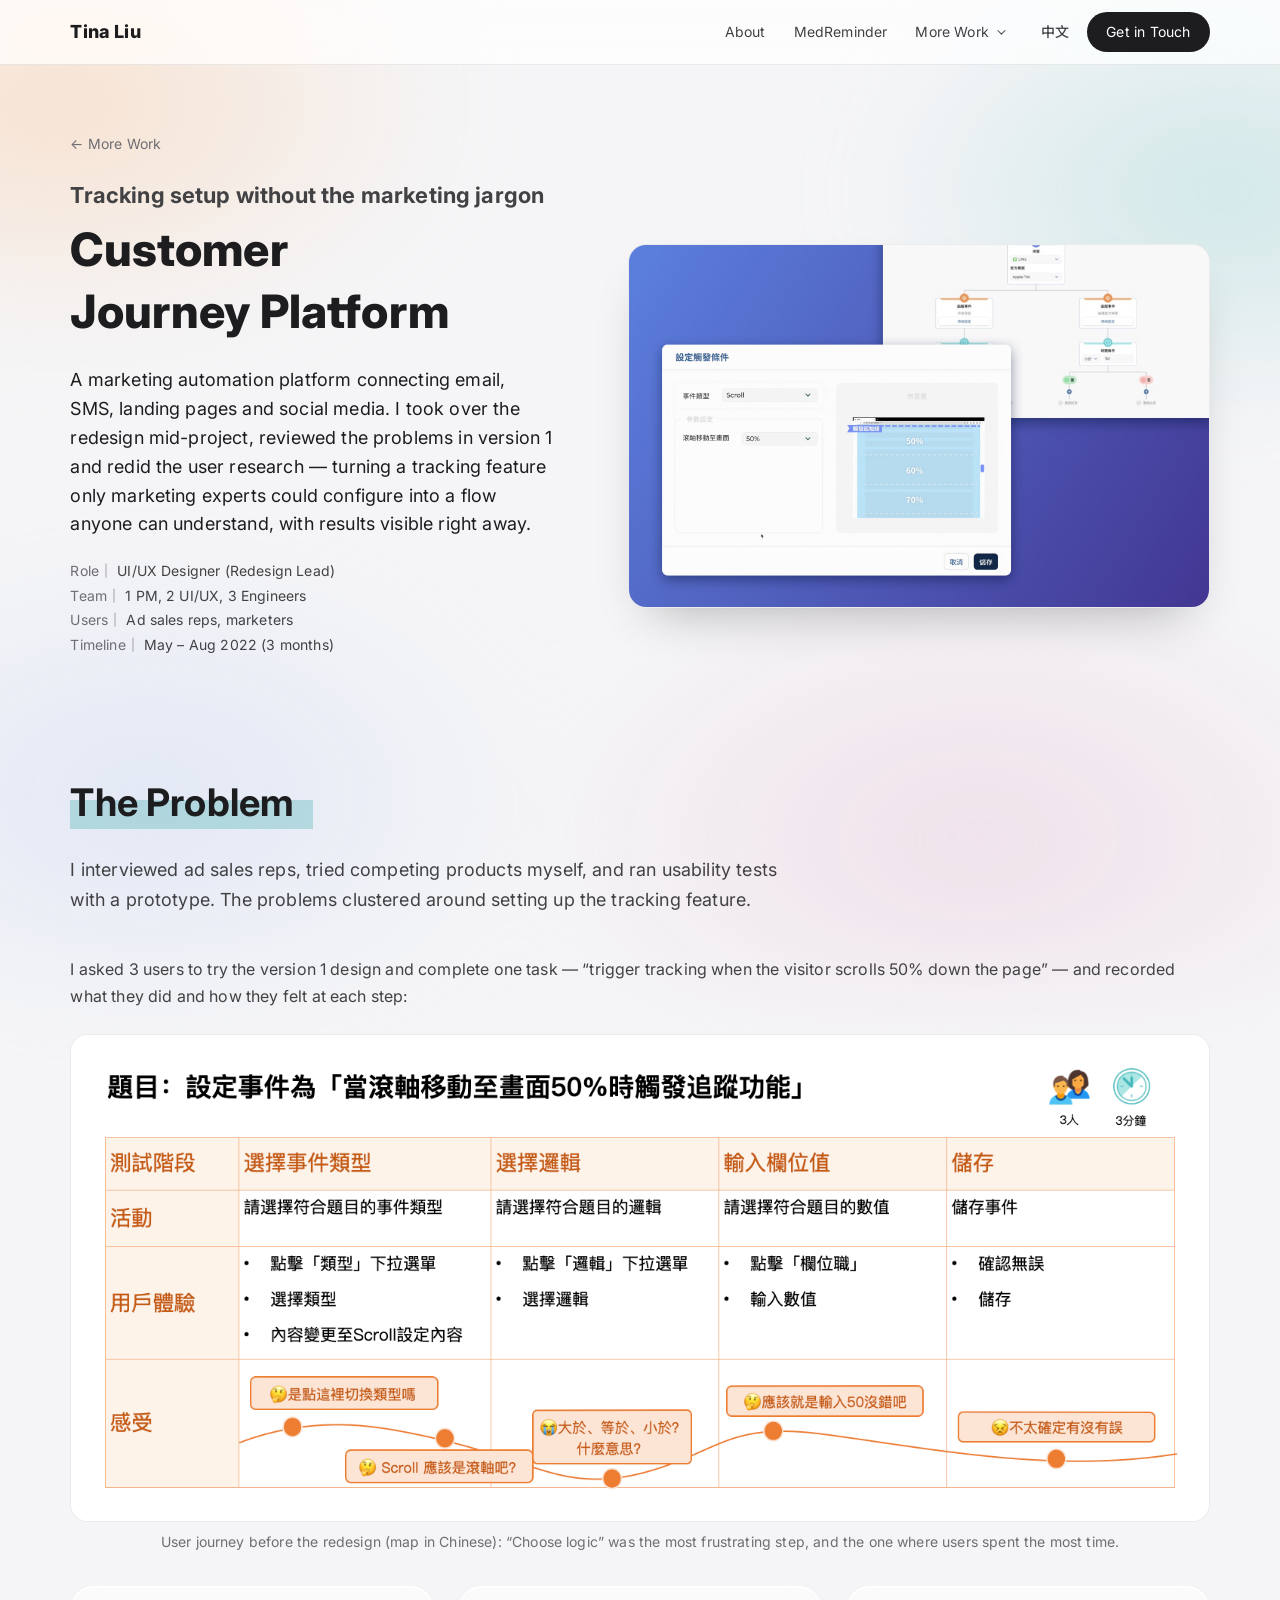
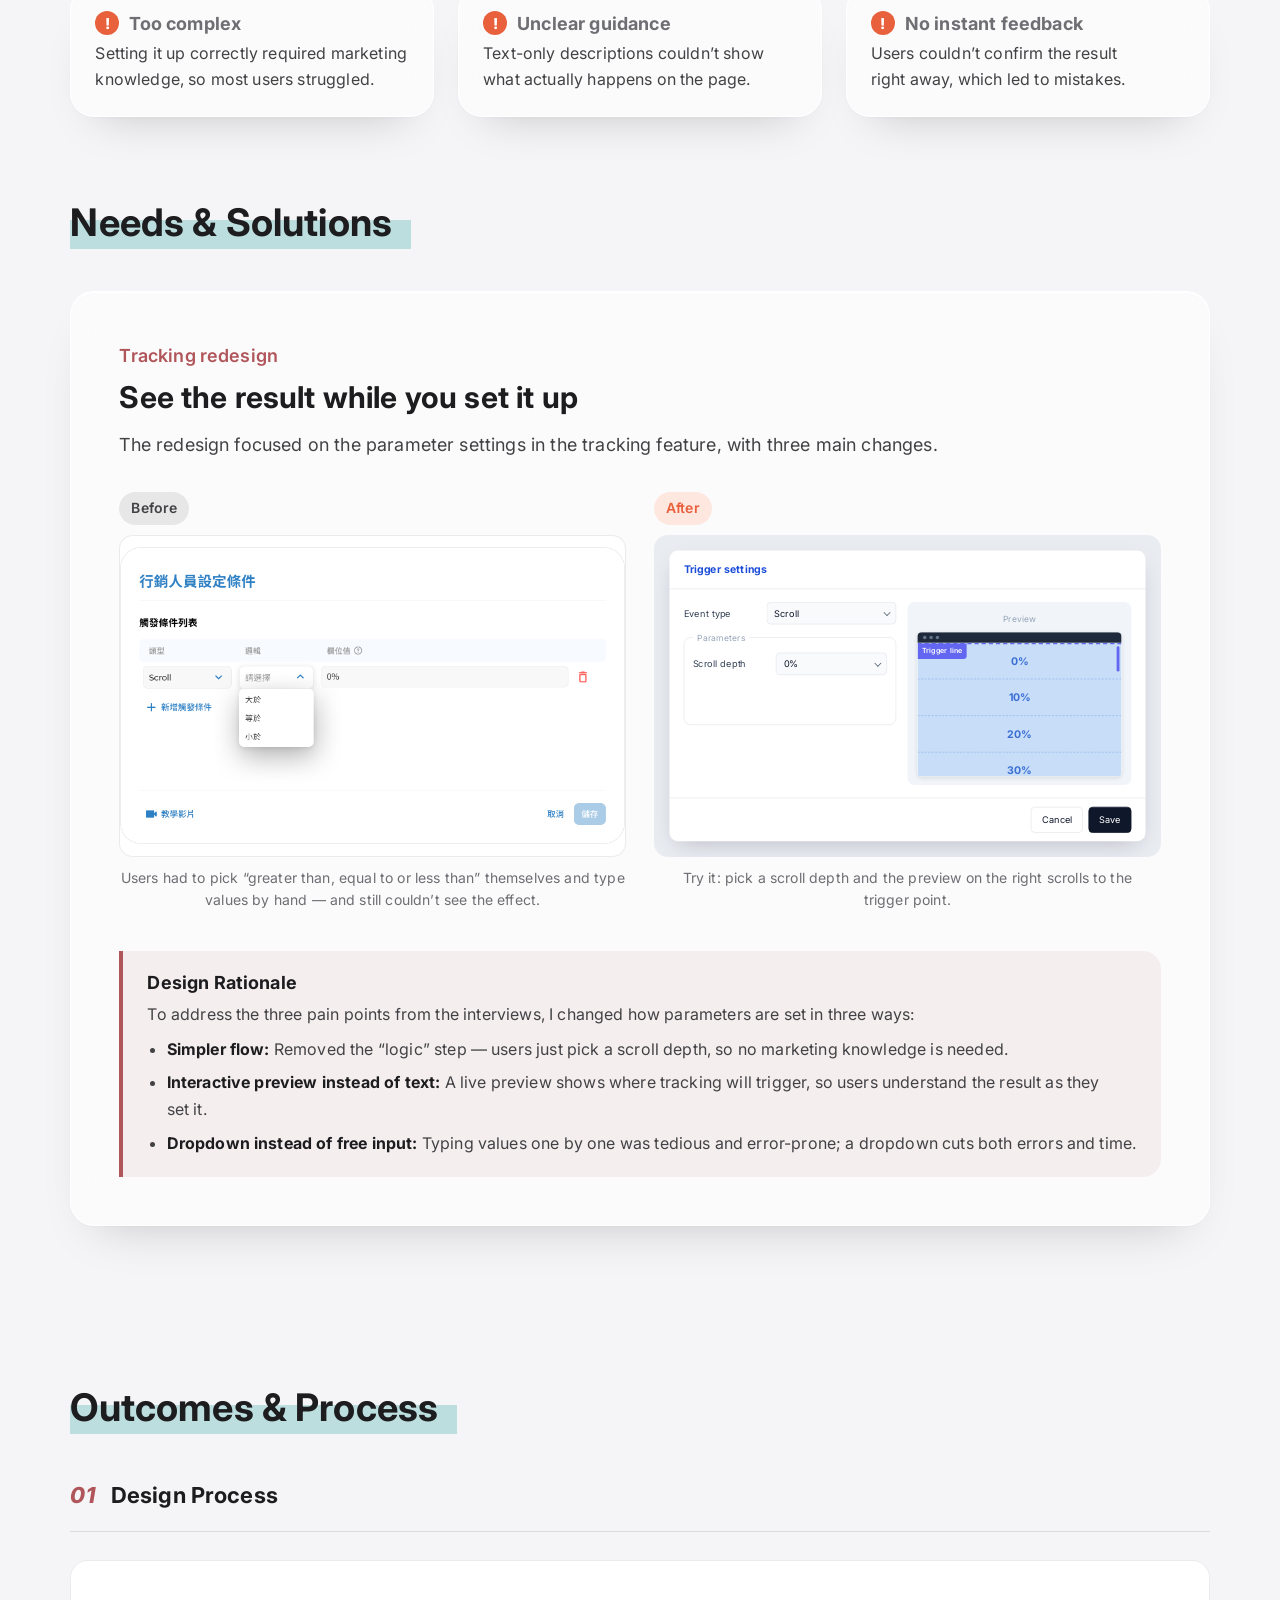
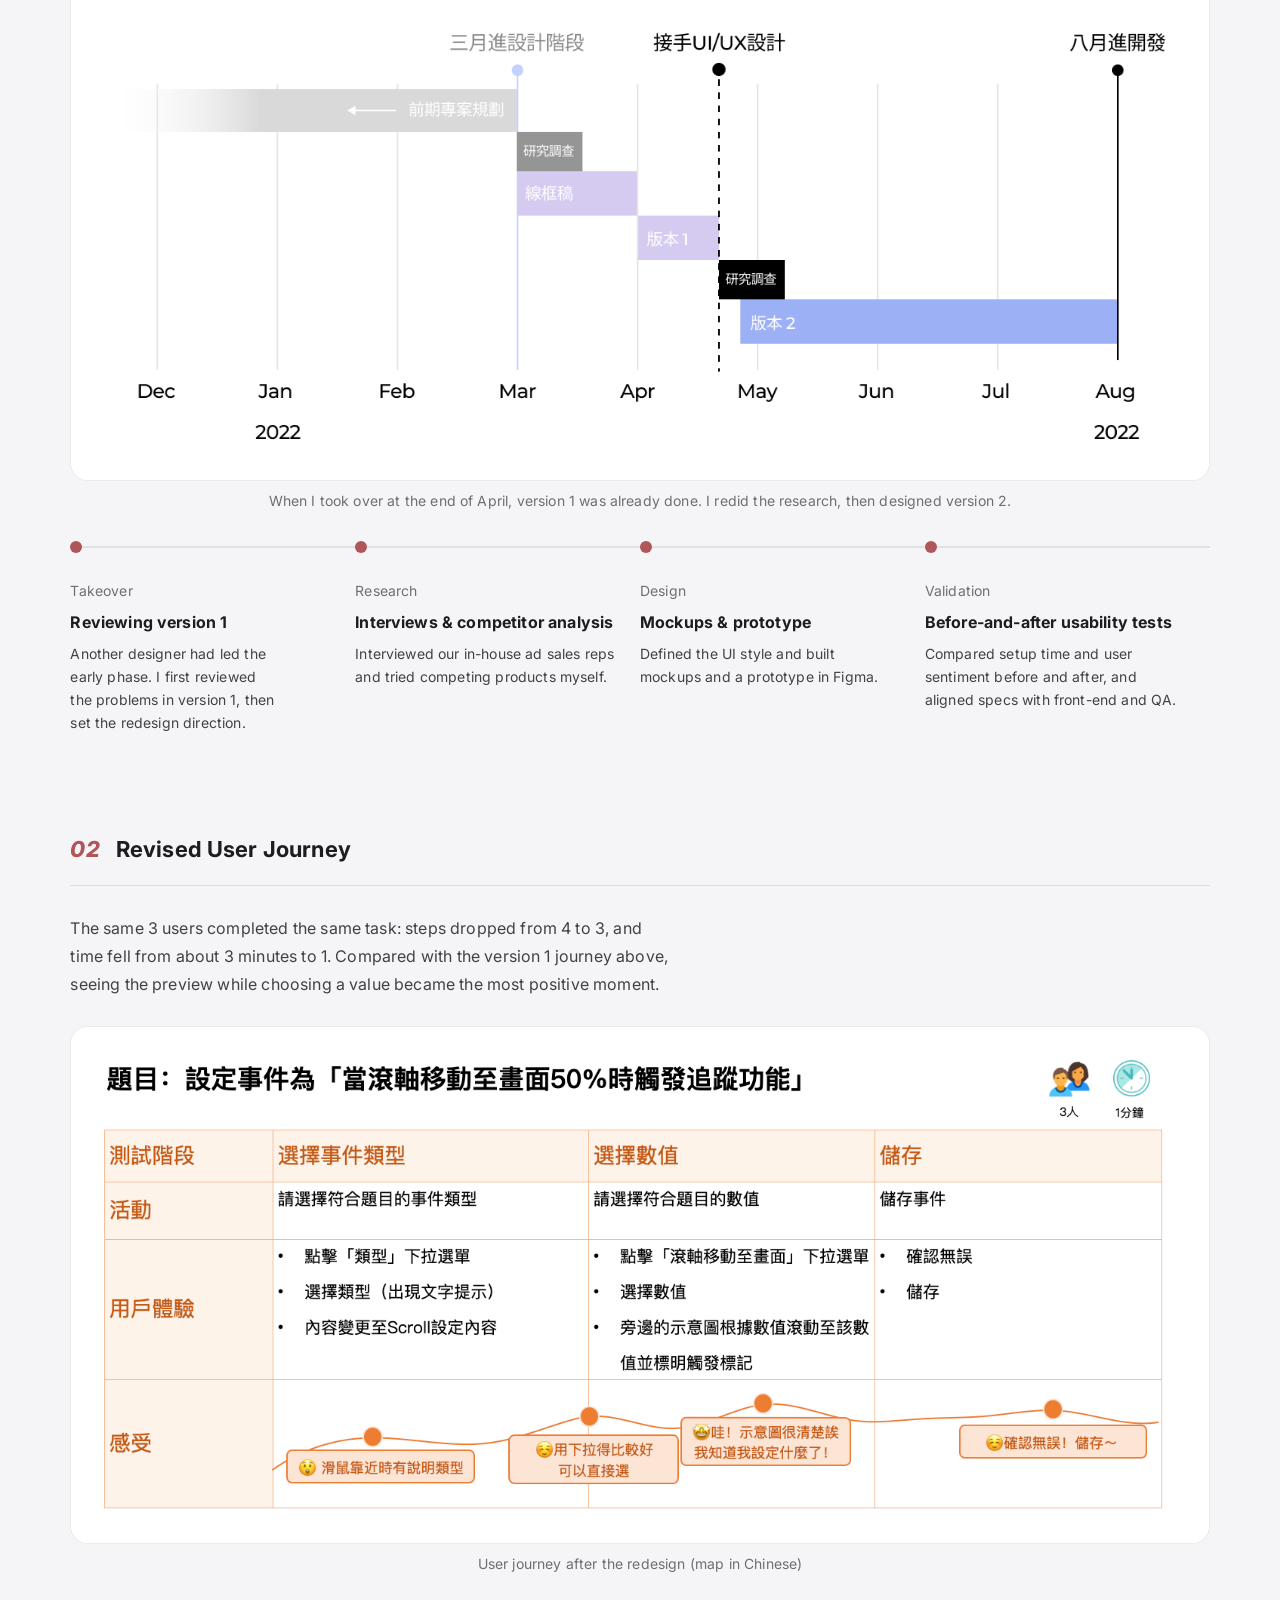
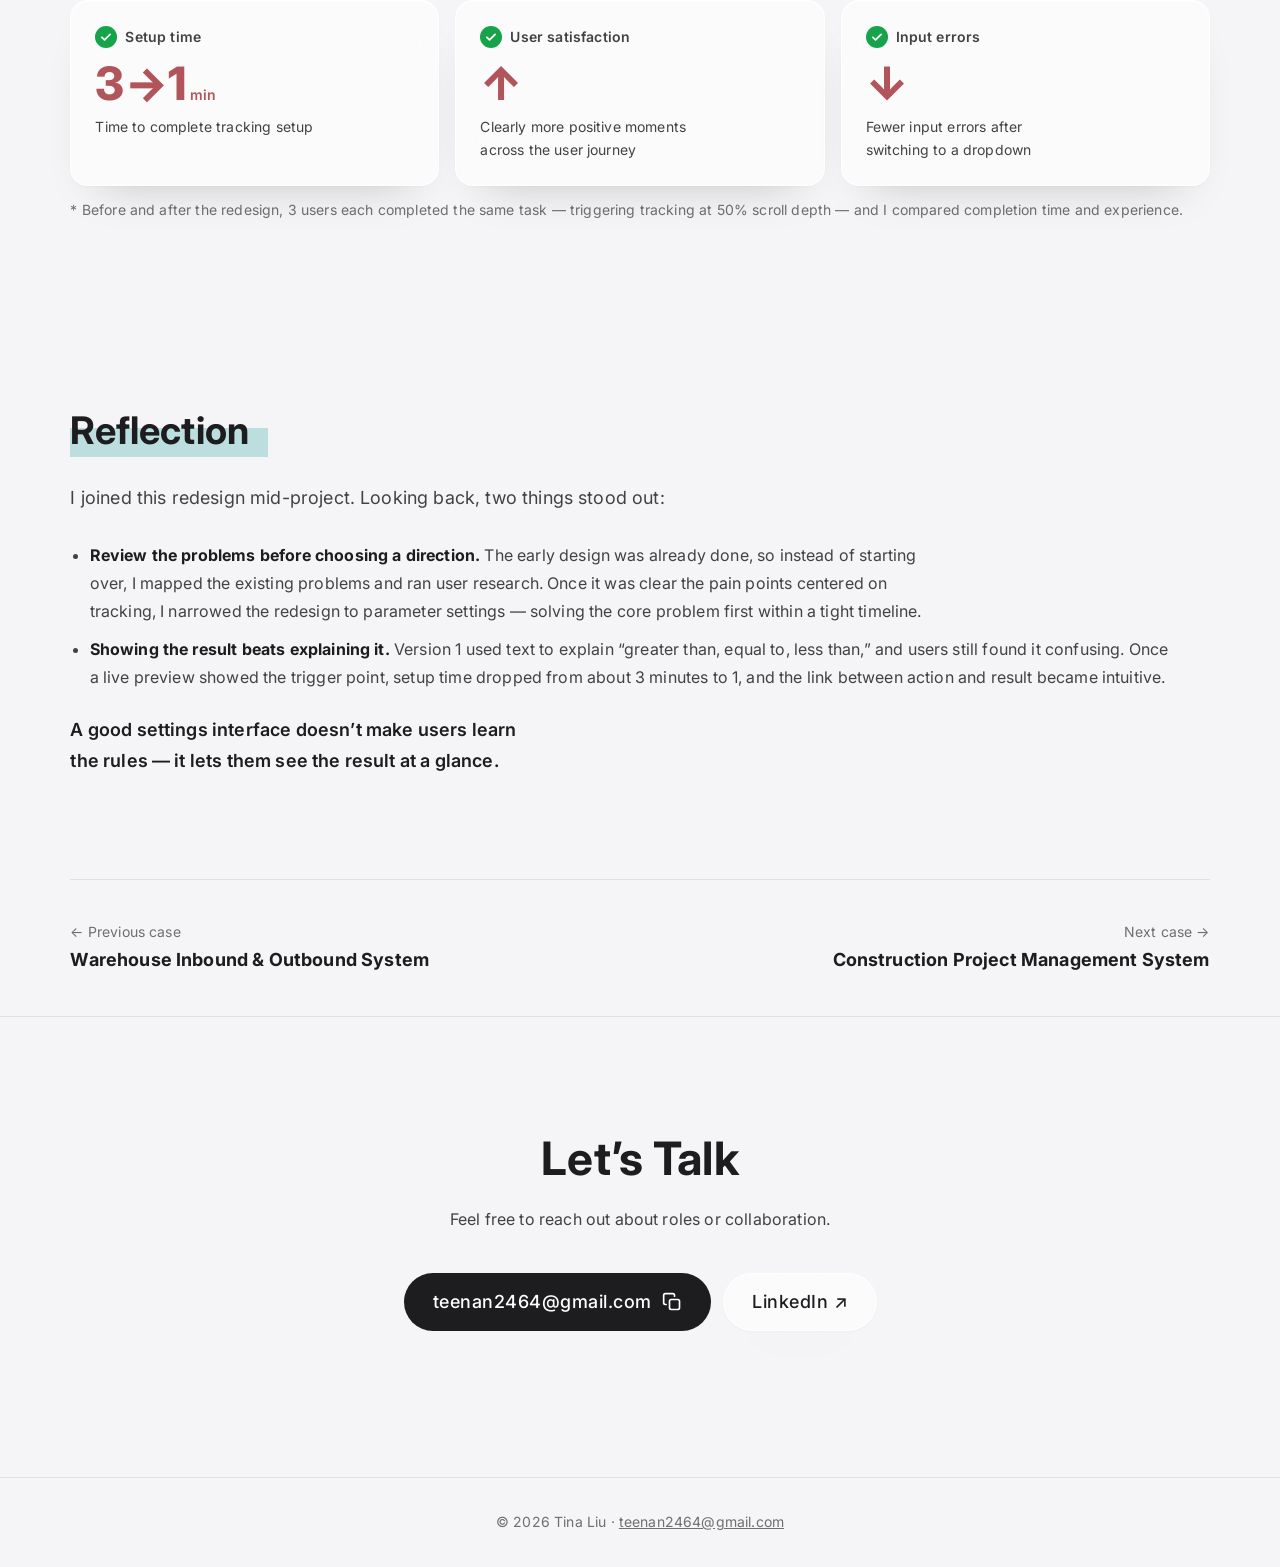
<file: en/work/customer-journey.html>
<!doctype html>
<html lang="en">
<head>
  <meta charset="utf-8">
  <meta name="viewport" content="width=device-width, initial-scale=1">
  <title>Customer Journey Platform | Tina Liu</title>
  <link rel="preconnect" href="https://fonts.googleapis.com">
  <link rel="preconnect" href="https://fonts.gstatic.com" crossorigin>
  <link href="https://fonts.googleapis.com/css2?family=Inter:ital,wght@0,400;0,500;0,600;0,700;0,800;1,800&family=Noto+Sans+TC:wght@400;500;600;700;800&display=swap" rel="stylesheet">
  <link rel="stylesheet" href="../../assets/style.css?v=20261124173220">
</head>
<body class="case-page">

<header class="site-header">
  <div class="wrap">
    <a class="logo" href="../index.html">Tina Liu</a>
    <nav class="nav" id="nav">
      <a href="../index.html#about">About</a>
      <a href="../index.html#medreminder">MedReminder</a>
      <details class="menu">
        <summary>More Work</summary>
        <div class="menu-panel">
          <a href="warehouse.html">Warehouse Inbound &amp; Outbound System</a>
          <a href="customer-journey.html">Customer Journey Platform</a>
          <a href="contract.html">Construction Project Management System</a>
        </div>
      </details>
    </nav>
    <div class="header-actions">
      <a class="lang-switch" href="../../work/customer-journey.html" lang="zh-Hant" hreflang="zh-Hant" aria-label="切換到中文版">中文</a>
      <a class="btn btn-primary btn-sm" href="#contact">Get in Touch</a>
      <button class="nav-toggle" aria-label="Open menu" aria-controls="nav" aria-expanded="false"><span></span><span></span></button>
    </div>
  </div>
</header>

<main>
  <!-- 1. 專案介紹 -->
  <section class="project" id="overview">
    <div class="wrap">
      <a class="back" href="../index.html#work">← More Work</a>
      <div class="project-grid">
        <div class="project-text">
          <h1 class="project-title"><span>Tracking setup without the marketing jargon</span>Customer Journey Platform</h1>
          <p class="project-lead">A marketing automation platform connecting email, SMS, landing pages and social media. I took over the redesign mid-project, reviewed the problems in version 1 and redid the user research — turning a tracking feature only marketing experts could configure into a flow anyone can understand, with results visible right away.</p>
          <dl class="project-meta"><div><dt>Role</dt><dd>UI/UX Designer (Redesign Lead)</dd></div><div><dt>Team</dt><dd>1 PM, 2 UI/UX, 3 Engineers</dd></div><div><dt>Users</dt><dd>Ad sales reps, marketers</dd></div><div><dt>Timeline</dt><dd>May – Aug 2022 (3 months)</dd></div></dl>
        </div>
        <figure class="project-cover"><img class="shot" src="../../assets/img/cj-hero-indigo.jpg" width="1920" height="1200" alt="Customer Journey Platform: the redesigned trigger settings and the customer journey flow editor" loading="lazy"></figure>
      </div>
    </div>
  </section>

  <!-- 2. 問題情境 -->
  <section class="scenes" id="scenes" aria-labelledby="scenes-title">
    <div class="wrap">
      <h2 class="marker-title" id="scenes-title">The Problem</h2>
      <p class="scenes-lead">I interviewed ad sales reps, tried competing products myself, and ran usability tests with a prototype. The problems clustered around setting up the tracking feature.</p>
      <p class="scene-journey-intro">I asked 3 users to try the version 1 design and complete one task — “trigger tracking when the visitor scrolls 50% down the page” — and recorded what they did and how they felt at each step:</p>
      <figure class="scene-journey"><img class="shot" src="../../assets/img/cj-journey-before.png" width="1508" height="644" alt="User journey map before the redesign for setting up tracking at 50% scroll depth; sentiment is lowest at the “choose logic” step" loading="lazy"><figcaption>User journey before the redesign (map in Chinese): “Choose logic” was the most frustrating step, and the one where users spent the most time.</figcaption></figure>
      <div class="scene-list is-text">
        <figure class="scene">
          <figcaption><h3><span class="pain-icon" aria-hidden="true">!</span>Too complex</h3><p>Setting it up correctly required marketing knowledge, so most users struggled.</p></figcaption>
        </figure>
        <figure class="scene">
          <figcaption><h3><span class="pain-icon" aria-hidden="true">!</span>Unclear guidance</h3><p>Text-only descriptions couldn’t show what actually happens on the page.</p></figcaption>
        </figure>
        <figure class="scene">
          <figcaption><h3><span class="pain-icon" aria-hidden="true">!</span>No instant feedback</h3><p>Users couldn’t confirm the result right away, which led to mistakes.</p></figcaption>
        </figure>
      </div>
    </div>
  </section>

  <!-- 3. 需求與解法 -->
  <section class="highlights" id="highlights" aria-labelledby="highlights-title">
    <div class="wrap">
      <h2 class="marker-title" id="highlights-title">Needs &amp; Solutions</h2>

      <div class="core">
        <p class="core-label">Tracking redesign</p>
        <h3 class="core-title">See the result while you set it up</h3>
        <p class="highlights-lead">The redesign focused on the parameter settings in the tracking feature, with three main changes.</p>
        <div class="cj-compare">
          <figure class="cj-before">
            <p class="cj-tag">Before</p>
            <img class="shot" src="../../assets/img/cj-before.png" width="1680" height="990" alt="Before: type, logic (greater than, equal to, less than) and value set separately, with text-only guidance" loading="lazy">
            <figcaption>Users had to pick “greater than, equal to or less than” themselves and type values by hand — and still couldn’t see the effect.</figcaption>
          </figure>
          <figure class="cj-demo" aria-label="After: choose a scroll depth and the preview on the right shows the trigger point instantly">
            <p class="cj-tag is-after">After</p>
            <div class="cjd-frame"><div class="cjd-stage">
              <div class="cjd-card">
                <div class="cjd-head">Trigger settings</div>
                <div class="cjd-body">
                  <div class="cjd-form">
                    <div class="cjd-row"><span class="cjd-lab">Event type</span><span class="cjd-sel">Scroll<i></i></span></div>
                    <div class="cjd-group"><p class="cjd-legend">Parameters</p>
                      <div class="cjd-row"><span class="cjd-lab">Scroll depth</span>
                        <div class="cjd-dd"><button type="button" class="cjd-sel cjd-trigger" aria-haspopup="listbox" aria-expanded="false" aria-label="Scroll depth percentage"><span class="cjd-value">0%</span><i></i></button>
                          <ul class="cjd-list" role="listbox" hidden><li role="option" data-v="0">0%</li><li role="option" data-v="10">10%</li><li role="option" data-v="20">20%</li><li role="option" data-v="30">30%</li><li role="option" data-v="40">40%</li><li role="option" data-v="50">50%</li><li role="option" data-v="60">60%</li><li role="option" data-v="70">70%</li><li role="option" data-v="80">80%</li><li role="option" data-v="90">90%</li><li role="option" data-v="100">100%</li></ul></div>
                      </div>
                    </div>
                  </div>
                  <div class="cjd-preview"><p class="cjd-legend">Preview</p>
                    <div class="cjd-browser"><div class="cjd-bar"><i></i><i></i><i></i></div><div class="cjd-view"><div class="cjd-page"><span>0%</span><span>10%</span><span>20%</span><span>30%</span><span>40%</span><span>50%</span><span>60%</span><span>70%</span><span>80%</span><span>90%</span><span>100%</span><div class="cjd-line"><b>Trigger line</b></div></div></div><span class="cjd-thumb"></span></div>
                  </div>
                </div>
                <div class="cjd-foot"><i>Cancel</i><i class="cjd-save">Save</i></div>
              </div>
              <span class="cjd-cursor" aria-hidden="true"><svg viewBox="0 0 24 24"><path d="M4 2.5v17.2l4.6-4.3 2.9 6.6 2.9-1.3-2.9-6.5h6.3z" fill="#fff" stroke="#111" stroke-width="1.4" stroke-linejoin="round"/></svg></span>
            </div></div>
            <figcaption>Try it: pick a scroll depth and the preview on the right scrolls to the trigger point.</figcaption>
          </figure>
        </div>
        <div class="core-why">
          <h4>Design Rationale</h4>
          <p>To address the three pain points from the interviews, I changed how parameters are set in three ways:</p>
          <ul class="why-list">
            <li><strong>Simpler flow:</strong> Removed the “logic” step — users just pick a scroll depth, so no marketing knowledge is needed.</li>
            <li><strong>Interactive preview instead of text:</strong> A live preview shows where tracking will trigger, so users understand the result as they set it.</li>
            <li><strong>Dropdown instead of free input:</strong> Typing values one by one was tedious and error-prone; a dropdown cuts both errors and time.</li>
          </ul>
        </div>
      </div>
    </div>
  </section>

  <!-- 4. 成果與過程 -->
  <section class="devnotes" id="results" aria-labelledby="results-title">
    <div class="wrap">
      <h2 class="marker-title" id="results-title">Outcomes &amp; Process</h2>
      <div class="chapter">
        <div class="chapter-head"><span class="num">01</span><h3>Design Process</h3></div>
        <figure class="cj-timeline"><img class="shot" src="../../assets/img/cj-timeline.png" width="1384" height="632" alt="Project timeline: design began in March, I took over UI/UX at the end of April, completed version 2 after new research, and development started in August" loading="lazy"><figcaption>When I took over at the end of April, version 1 was already done. I redid the research, then designed version 2.</figcaption></figure>
        <ol class="steps steps-4"><li><time>Takeover</time><b>Reviewing version 1</b><p>Another designer had led the early phase. I first reviewed the problems in version 1, then set the redesign direction.</p></li><li><time>Research</time><b>Interviews &amp; competitor analysis</b><p>Interviewed our in-house ad sales reps and tried competing products myself.</p></li><li><time>Design</time><b>Mockups &amp; prototype</b><p>Defined the UI style and built mockups and a prototype in Figma.</p></li><li><time>Validation</time><b>Before-and-after usability tests</b><p>Compared setup time and user sentiment before and after, and aligned specs with front-end and QA.</p></li></ol>
      </div>
      <div class="chapter">
        <div class="chapter-head"><span class="num">02</span><h3>Revised User Journey</h3></div>
        <p class="chapter-lead">The same 3 users completed the same task: steps dropped from 4 to 3, and time fell from about 3 minutes to 1. Compared with the version 1 journey above, seeing the preview while choosing a value became the most positive moment.</p>
        <figure class="cj-journey-after"><img class="shot" src="../../assets/img/cj-journey-after.png" width="1507" height="684" alt="User journey after the redesign: 3 steps in about 1 minute, with sentiment peaking when users see the preview" loading="lazy"><figcaption>User journey after the redesign (map in Chinese)</figcaption></figure>
        <div class="kpis kpis-gain"><div class="kpi"><p class="kpi-label"><span class="gain-icon" aria-hidden="true"><svg viewBox="0 0 24 24" width="14" height="14" fill="none" stroke="#fff" stroke-width="3" stroke-linecap="round" stroke-linejoin="round"><path d="M5 12.5l4.5 4.5L19 7.5"/></svg></span>Setup time</p><b>3→1<small>min</small></b><span>Time to complete tracking setup</span></div><div class="kpi"><p class="kpi-label"><span class="gain-icon" aria-hidden="true"><svg viewBox="0 0 24 24" width="14" height="14" fill="none" stroke="#fff" stroke-width="3" stroke-linecap="round" stroke-linejoin="round"><path d="M5 12.5l4.5 4.5L19 7.5"/></svg></span>User satisfaction</p><b>↑<small></small></b><span>Clearly more positive moments across the user journey</span></div><div class="kpi"><p class="kpi-label"><span class="gain-icon" aria-hidden="true"><svg viewBox="0 0 24 24" width="14" height="14" fill="none" stroke="#fff" stroke-width="3" stroke-linecap="round" stroke-linejoin="round"><path d="M5 12.5l4.5 4.5L19 7.5"/></svg></span>Input errors</p><b>↓<small></small></b><span>Fewer input errors after switching to a dropdown</span></div></div>
        <p class="kpi-note">* Before and after the redesign, 3 users each completed the same task — triggering tracking at 50% scroll depth — and I compared completion time and experience.</p>
      </div>
    </div>
  </section>

  <!-- 5. 反思 -->
  <section class="journey" id="reflection" aria-labelledby="reflection-title">
    <div class="wrap">
      <h2 class="marker-title" id="reflection-title">Reflection</h2>
      <p class="journey-lead">I joined this redesign mid-project. Looking back, two things stood out:</p>
      <div class="lessons">
        <ul>
          <li><strong>Review the problems before choosing a direction.</strong> The early design was already done, so instead of starting over, I mapped the existing problems and ran user research. Once it was clear the pain points centered on tracking, I narrowed the redesign to parameter settings — solving the core problem first within a tight timeline.</li>
          <li><strong>Showing the result beats explaining it.</strong> Version 1 used text to explain “greater than, equal to, less than,” and users still found it confusing. Once a live preview showed the trigger point, setup time dropped from about 3 minutes to 1, and the link between action and result became intuitive.</li>
        </ul>
      </div>
      <p class="journey-lead journey-key">A good settings interface doesn’t make users learn the rules — it lets them see the result at a glance.</p>
    </div>
  </section>

  <div class="wrap">
    <nav class="case-next" id="more-work">
      <a href="warehouse.html"><small>← Previous case</small><b>Warehouse Inbound &amp; Outbound System</b></a>
      <a href="contract.html" class="next"><small>Next case →</small><b>Construction Project Management System</b></a>
    </nav>
  </div>

  <section class="section contact" id="contact">
    <div class="wrap">
      <h2>Let’s Talk</h2>
      <p>Feel free to reach out about roles or collaboration.</p>
      <div class="hero-actions">
        <button type="button" class="btn btn-primary copy-email" data-email="teenan2464@gmail.com" aria-label="Copy email address teenan2464@gmail.com">teenan2464@gmail.com<svg class="ic-copy" width="20" height="20" viewBox="0 0 24 24" fill="none" stroke="currentColor" stroke-width="2" stroke-linecap="round" stroke-linejoin="round" aria-hidden="true"><rect x="9" y="9" width="12" height="12" rx="2"/><path d="M5 15H4a2 2 0 0 1-2-2V4a2 2 0 0 1 2-2h9a2 2 0 0 1 2 2v1"/></svg><svg class="ic-check" width="20" height="20" viewBox="0 0 24 24" fill="none" stroke="currentColor" stroke-width="2.4" stroke-linecap="round" stroke-linejoin="round" aria-hidden="true"><path d="M5 12.5l4.5 4.5L19 7.5"/></svg></button>
        <a class="btn btn-ghost" href="https://www.linkedin.com/in/tinaliu0924" target="_blank" rel="noopener">LinkedIn ↗</a>
      </div>
      <p class="copy-status" role="status" aria-live="polite"></p>
    </div>
  </section>
</main>

<nav class="toc" id="toc" aria-label="On this page">
  <ol class="toc-list" id="toc-list">
    <li><a href="#overview" data-sections="overview">Overview</a></li>
    <li><a href="#scenes" data-sections="scenes">The Problem</a></li>
    <li><a href="#highlights" data-sections="highlights">Needs &amp; Solutions</a></li>
    <li><a href="#results" data-sections="results">Outcomes &amp; Process</a></li>
    <li><a href="#reflection" data-sections="reflection more-work">Reflection</a></li>
  </ol>
</nav>

<footer class="site-footer">© 2026 Tina Liu · <a href="mailto:teenan2464@gmail.com">teenan2464@gmail.com</a></footer>
<script src="../../assets/site.js?v=20261124173220"></script>
  <script src="../../assets/gc.js?v=20261124173220"></script>
</body>
</html>
</file>
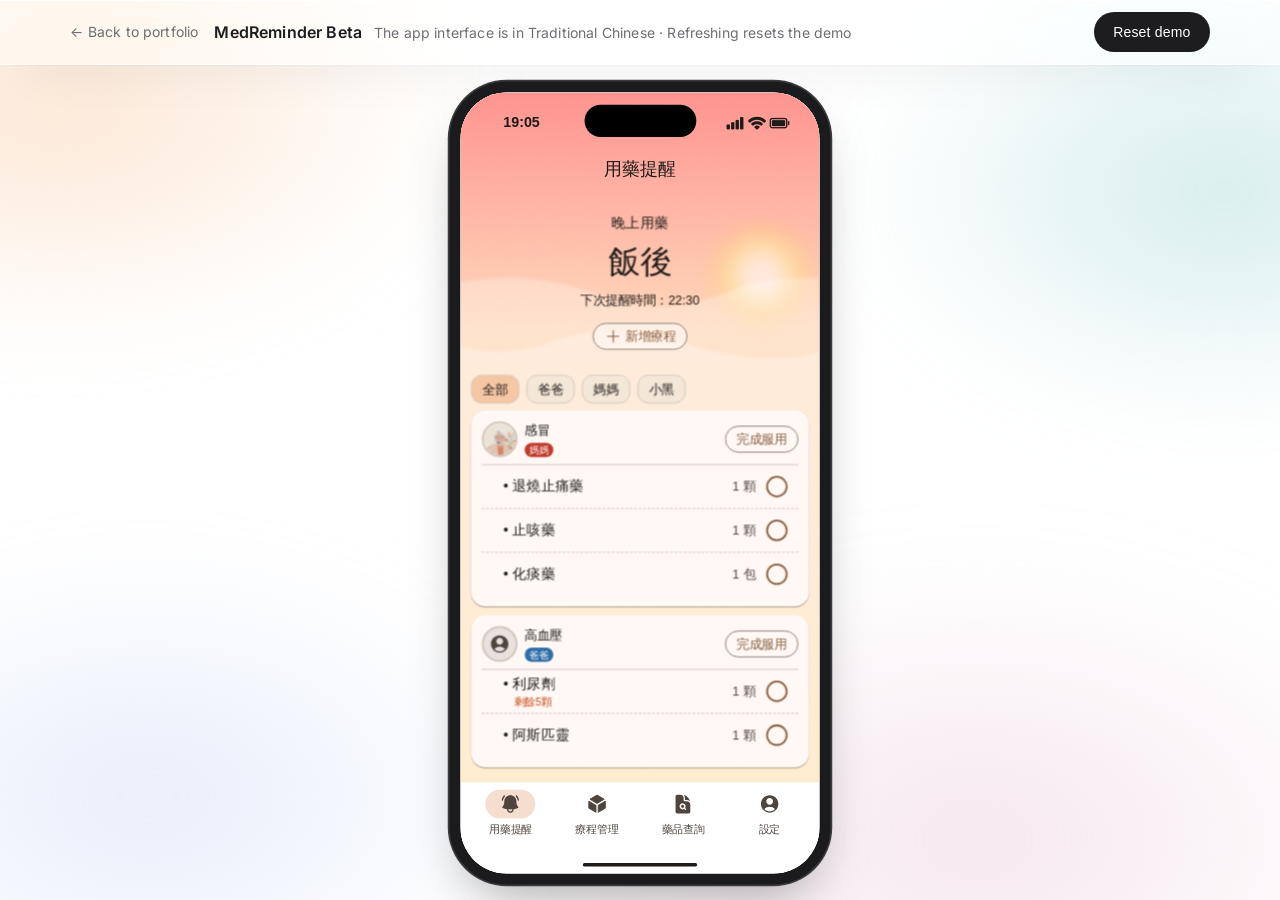
<file: en/work/demo.html>
<!doctype html>
<html lang="en">
<head>
  <meta charset="utf-8">
  <meta name="viewport" content="width=device-width, initial-scale=1">
  <title>MedReminder Beta | Tina Liu</title>
  <link rel="preconnect" href="https://fonts.googleapis.com">
  <link rel="preconnect" href="https://fonts.gstatic.com" crossorigin>
  <link href="https://fonts.googleapis.com/css2?family=Inter:ital,wght@0,400;0,500;0,600;0,700;0,800;1,800&family=Noto+Sans+TC:wght@400;500;600;700;800&display=swap" rel="stylesheet">
  <link rel="stylesheet" href="../../assets/style.css?v=20261124173220">
</head>
<body class="demo-page">

<header class="demo-bar">
  <a class="back" href="../index.html#medreminder" aria-label="Back to portfolio">←<span class="back-text"> Back to portfolio</span></a>
  <p>MedReminder Beta<span>The app interface is in Traditional Chinese · Refreshing resets the demo</span></p>
  <button class="btn btn-primary btn-sm" type="button" id="demo-reset">Reset demo</button>
</header>

<main class="demo-stage" id="demo-stage">
  <div class="demo-phone" id="demo-phone">
    <iframe id="medreminder-demo" src="../../work/medreminder-demo/index.html" title="MedReminder interactive demo" width="402" height="874"></iframe>
    <span class="demo-island" aria-hidden="true"></span>
  </div>
</main>

<script>
  // 手機外框固定 402×874（iPhone 17 畫面），視窗放不下時等比縮小
  const stage = document.getElementById('demo-stage');
  const phone = document.getElementById('demo-phone');
  const fit = () => {
    const pad = 32;
    const scale = Math.min(1, (stage.clientHeight - pad) / phone.offsetHeight, (stage.clientWidth - pad) / phone.offsetWidth);
    phone.style.setProperty('--scale', scale);
  };
  addEventListener('resize', fit);
  fit();
  // 重置 demo：示範資料回到初始狀態
  document.getElementById('demo-reset').addEventListener('click', () => {
    document.getElementById('medreminder-demo').contentWindow.postMessage('medreminder-demo:reset', '*');
  });
</script>
</body>
</html>
</file>
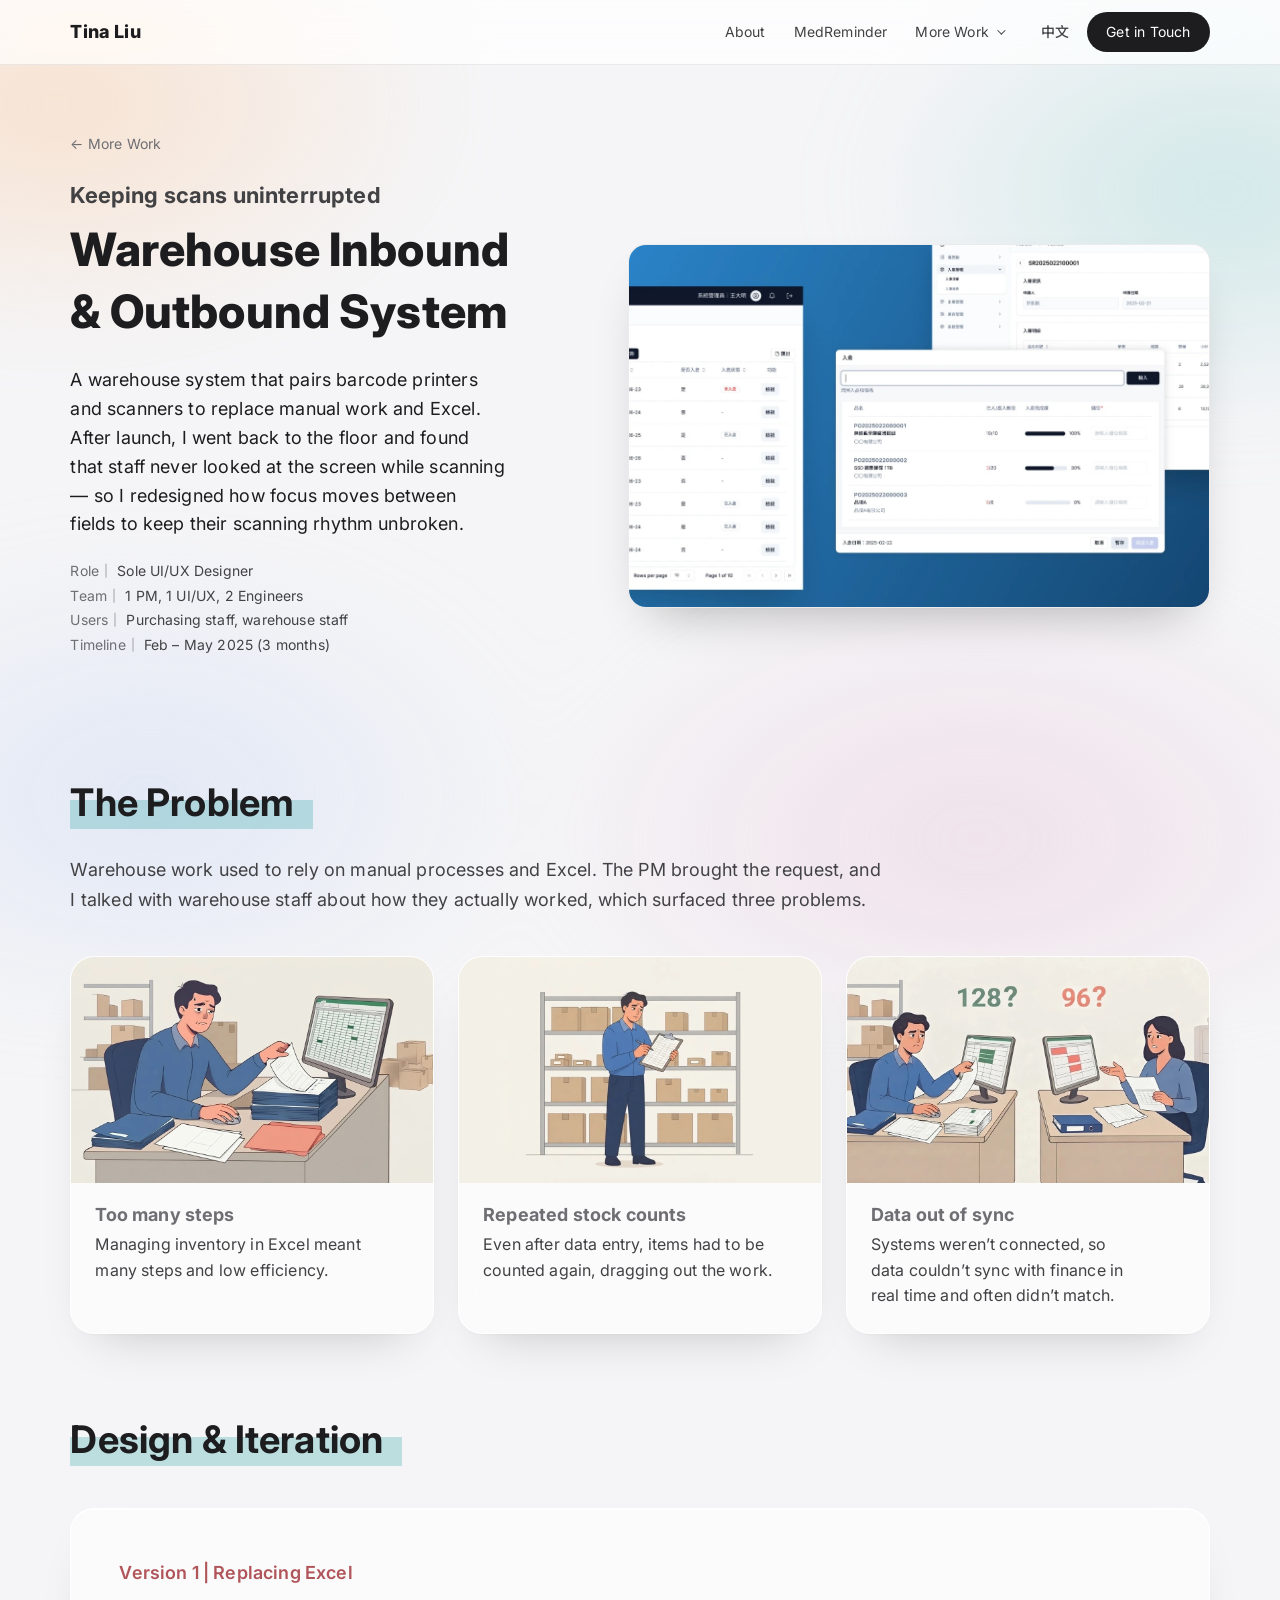
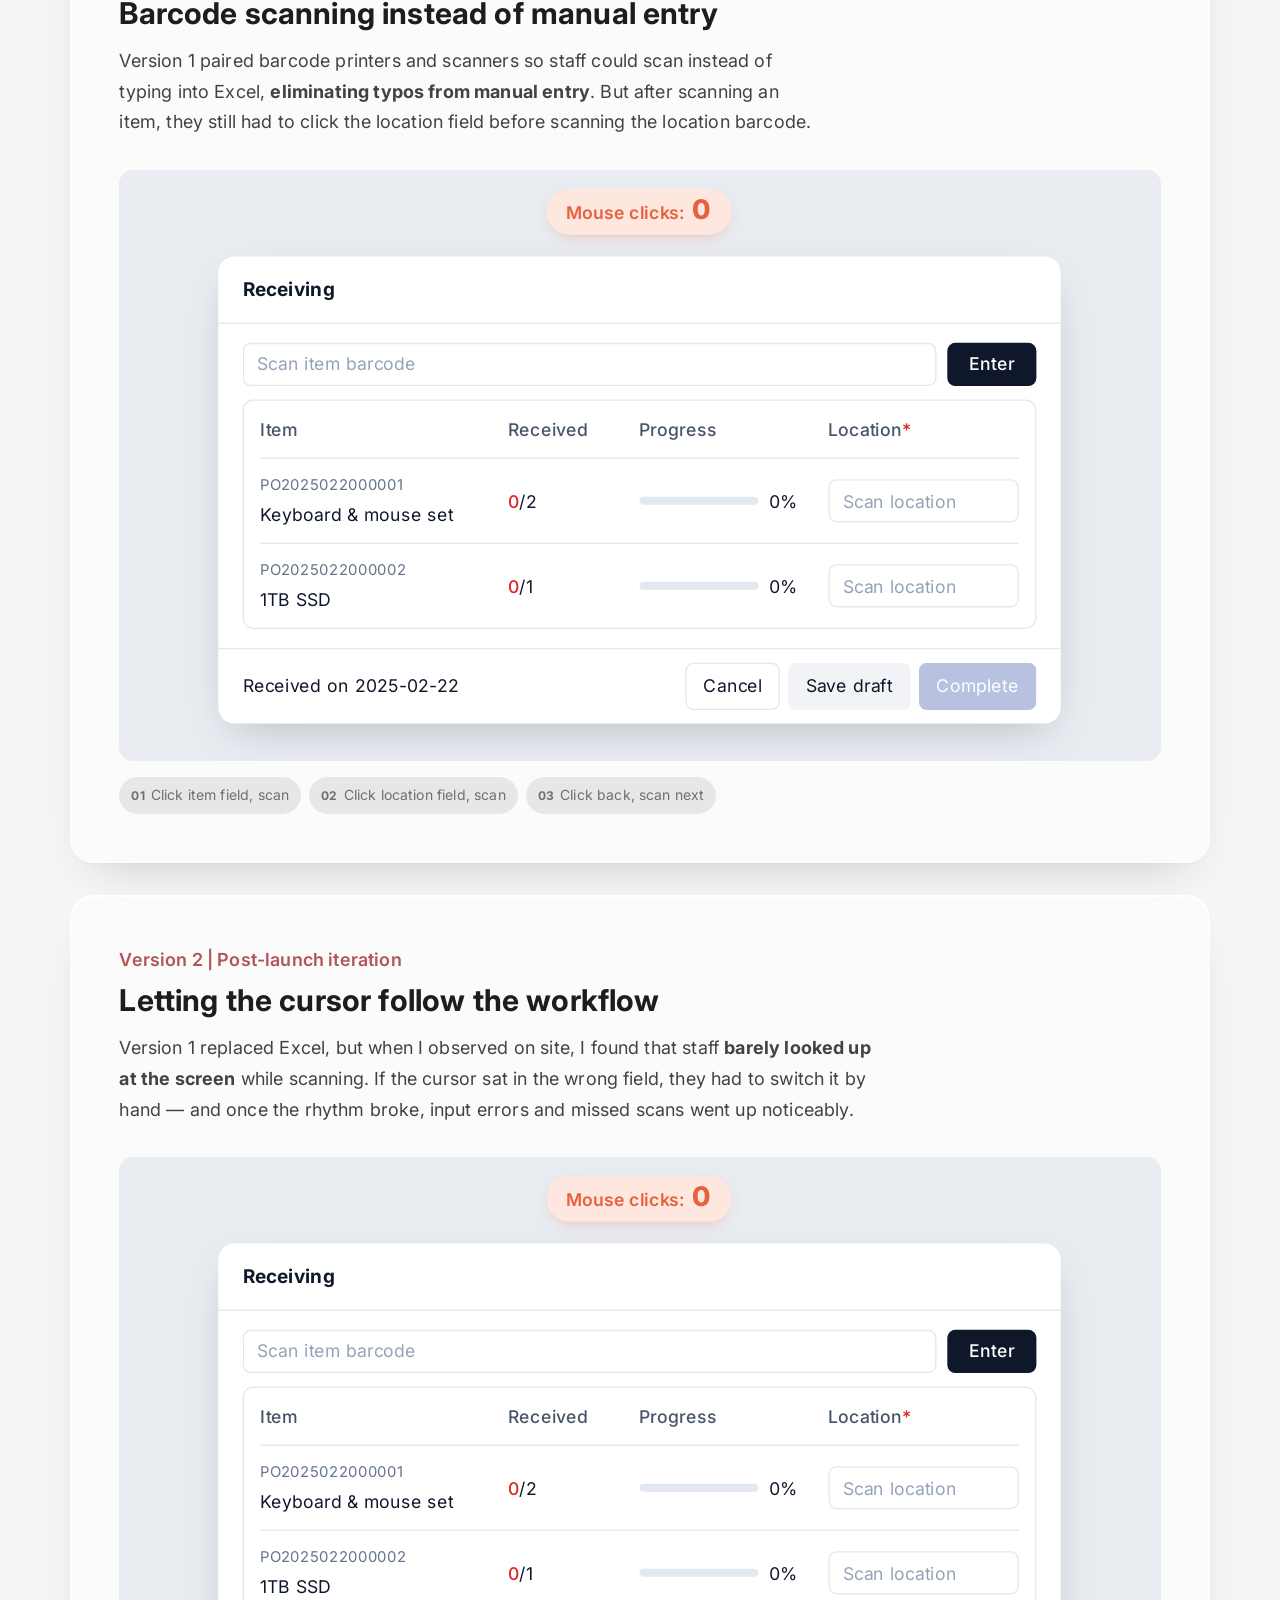
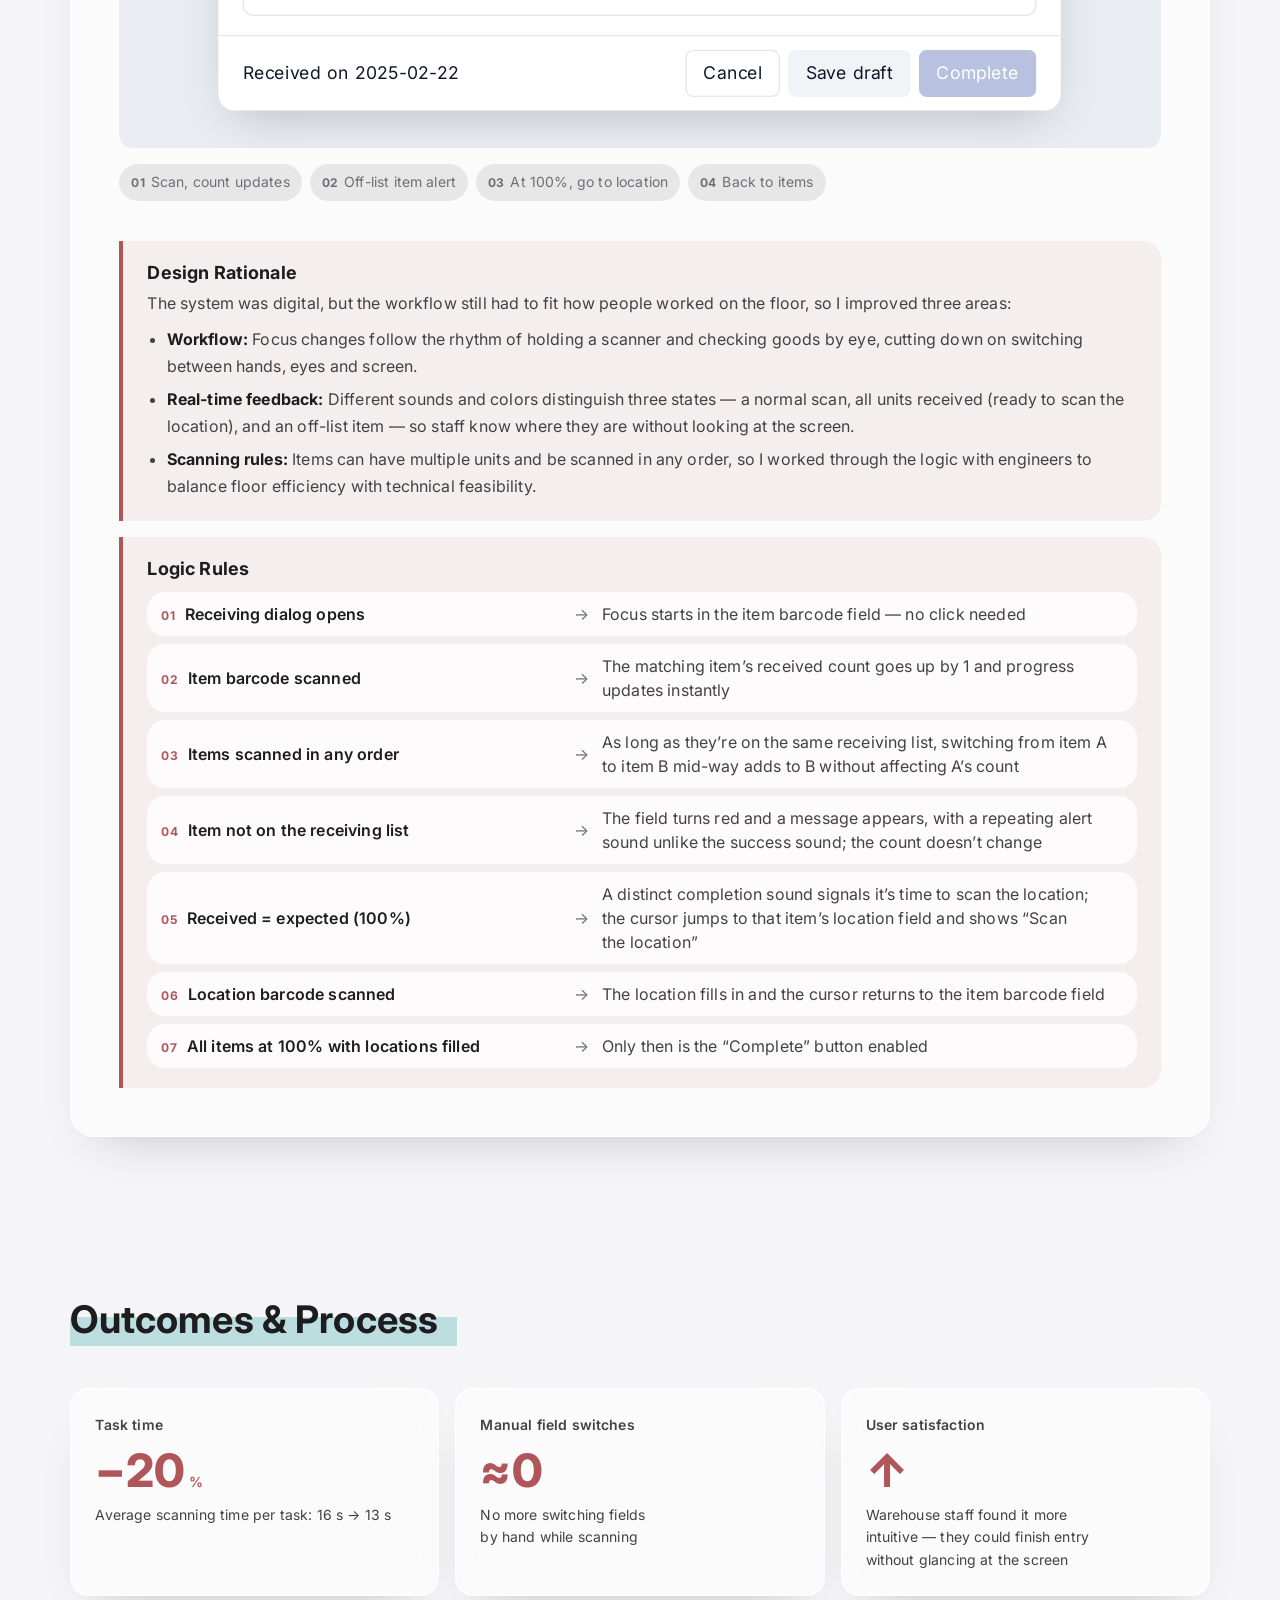
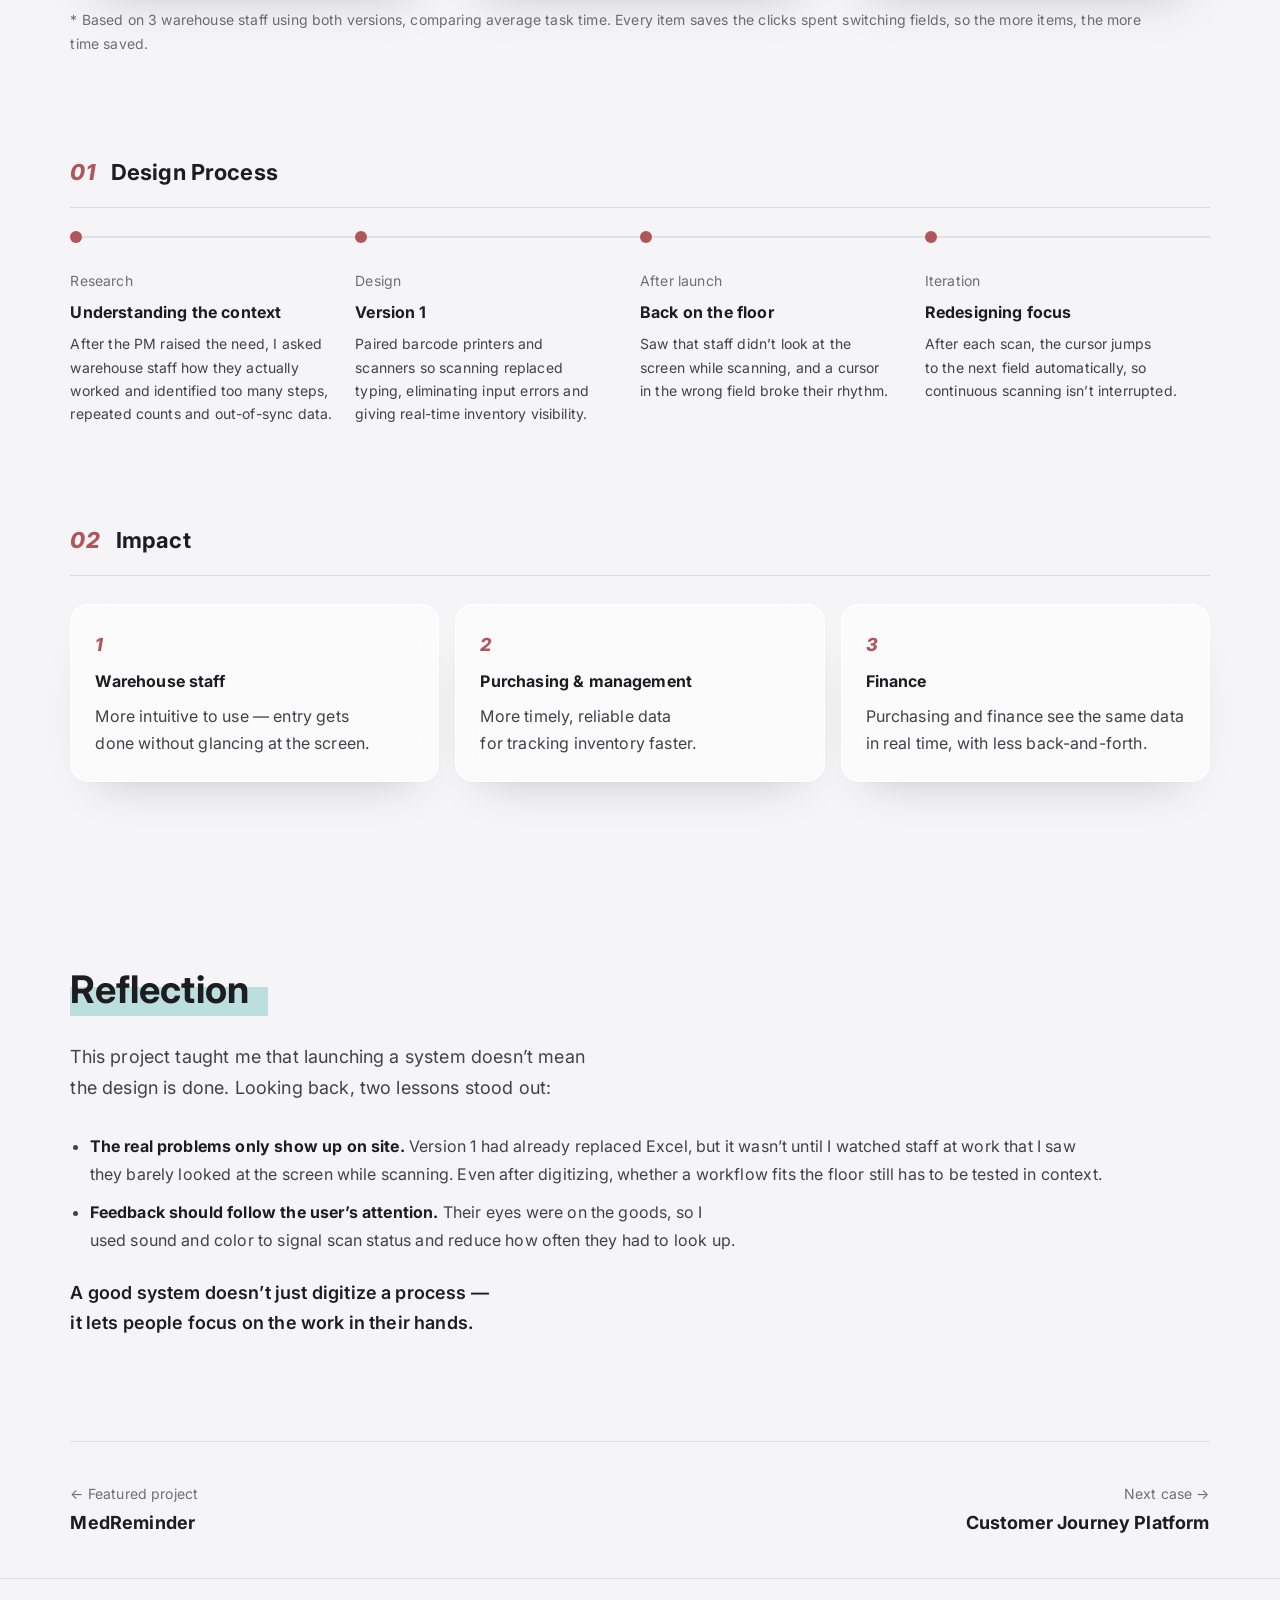
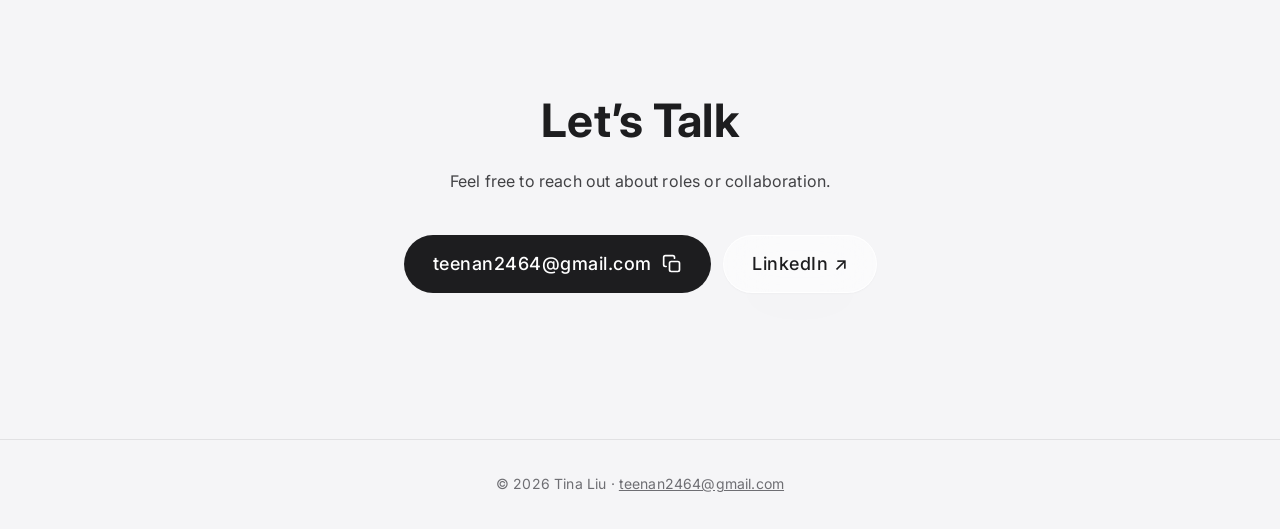
<file: en/work/warehouse.html>
<!doctype html>
<html lang="en">
<head>
  <meta charset="utf-8">
  <meta name="viewport" content="width=device-width, initial-scale=1">
  <title>Warehouse Inbound &amp; Outbound System | Tina Liu</title>
  <link rel="preconnect" href="https://fonts.googleapis.com">
  <link rel="preconnect" href="https://fonts.gstatic.com" crossorigin>
  <link href="https://fonts.googleapis.com/css2?family=Inter:ital,wght@0,400;0,500;0,600;0,700;0,800;1,800&family=Noto+Sans+TC:wght@400;500;600;700;800&display=swap" rel="stylesheet">
  <link rel="stylesheet" href="../../assets/style.css?v=20261124173220">
</head>
<body class="case-page">

<header class="site-header">
  <div class="wrap">
    <a class="logo" href="../index.html">Tina Liu</a>
    <nav class="nav" id="nav">
      <a href="../index.html#about">About</a>
      <a href="../index.html#medreminder">MedReminder</a>
      <details class="menu">
        <summary>More Work</summary>
        <div class="menu-panel">
          <a href="warehouse.html">Warehouse Inbound &amp; Outbound System</a>
          <a href="customer-journey.html">Customer Journey Platform</a>
          <a href="contract.html">Construction Project Management System</a>
        </div>
      </details>
    </nav>
    <div class="header-actions">
      <a class="lang-switch" href="../../work/warehouse.html" lang="zh-Hant" hreflang="zh-Hant" aria-label="切換到中文版">中文</a>
      <a class="btn btn-primary btn-sm" href="#contact">Get in Touch</a>
      <button class="nav-toggle" aria-label="Open menu" aria-controls="nav" aria-expanded="false"><span></span><span></span></button>
    </div>
  </div>
</header>

<main>
  <!-- 1. 專案介紹 -->
  <section class="project" id="overview">
    <div class="wrap">
      <a class="back" href="../index.html#work">← More Work</a>
      <div class="project-grid">
        <div class="project-text">
          <h1 class="project-title"><span>Keeping scans uninterrupted</span>Warehouse Inbound &amp; Outbound System</h1>
          <p class="project-lead">A warehouse system that pairs barcode printers and scanners to replace manual work and Excel. After launch, I went back to the floor and found that staff never looked at the screen while scanning — so I redesigned how focus moves between fields to keep their scanning rhythm unbroken.</p>
          <dl class="project-meta"><div><dt>Role</dt><dd>Sole UI/UX Designer</dd></div><div><dt>Team</dt><dd>1 PM, 1 UI/UX, 2 Engineers</dd></div><div><dt>Users</dt><dd>Purchasing staff, warehouse staff</dd></div><div><dt>Timeline</dt><dd>Feb – May 2025 (3 months)</dd></div></dl>
        </div>
        <figure class="project-cover"><img class="shot" src="../../assets/img/wh-cover.jpg" width="2000" height="754" alt="Version 2 interface: the receiving list, receiving details and the receiving scan dialog" loading="lazy"></figure>
      </div>
    </div>
  </section>

  <!-- 2. 問題情境 -->
  <section class="scenes" id="scenes" aria-labelledby="scenes-title">
    <div class="wrap">
      <h2 class="marker-title" id="scenes-title">The Problem</h2>
      <p class="scenes-lead">Warehouse work used to rely on manual processes and Excel. The PM brought the request, and I talked with warehouse staff about how they actually worked, which surfaced three problems.</p>
      <div class="scene-list">
        <figure class="scene">
          <div class="scene-art"><img src="../../assets/img/wh-scene-steps.jpg" width="1200" height="675" alt="A staff member at a desk flipping through a stack of paper forms with one hand and typing each entry into Excel with the other" loading="lazy"></div>
          <figcaption><h3>Too many steps</h3><p>Managing inventory in Excel meant many steps and low efficiency.</p></figcaption>
        </figure>
        <figure class="scene">
          <div class="scene-art"><img src="../../assets/img/wh-scene-count.jpg" width="1080" height="675" alt="A warehouse worker in front of shelves, checking items one by one on a paper form on a clipboard" loading="lazy"></div>
          <figcaption><h3>Repeated stock counts</h3><p>Even after data entry, items had to be counted again, dragging out the work.</p></figcaption>
        </figure>
        <figure class="scene">
          <div class="scene-art"><img src="../../assets/img/wh-scene-3.jpg" width="1200" height="675" alt="Two colleagues each looking at their own Excel sheet, labeled 128? and 96? — the numbers don’t match" loading="lazy"></div>
          <figcaption><h3>Data out of sync</h3><p>Systems weren’t connected, so data couldn’t sync with finance in real time and often didn’t match.</p></figcaption>
        </figure>
      </div>
    </div>
  </section>

  <!-- 3. 設計與迭代 -->
  <section class="highlights" id="highlights" aria-labelledby="highlights-title">
    <div class="wrap">
      <h2 class="marker-title" id="highlights-title">Design &amp; Iteration</h2>

      <div class="core">
        <p class="core-label">Version 1 | Replacing Excel</p>
        <h3 class="core-title">Barcode scanning instead of manual entry</h3>
        <p class="highlights-lead">Version 1 paired barcode printers and scanners so staff could scan instead of typing into Excel, <strong>eliminating typos from manual entry</strong>. But after scanning an item, they still had to click the location field before scanning the location barcode.</p>
        <figure class="wh-demo" data-version="1" aria-label="Version 1 demo: every step requires clicking a field with the mouse">
          <div class="whd-frame"><div class="whd-stage"><span class="whd-count">Mouse clicks: <b>0</b></span>
            <div class="whd-dialog">
              <div class="whd-head">Receiving</div>
              <div class="whd-scanrow"><div class="whd-input" data-field="item"><span class="whd-val"></span><span class="whd-ph">Scan item barcode</span></div><span class="whd-btn">Enter</span></div>
              <p class="whd-hint" aria-hidden="true">All received — scan the location</p>
              <p class="whd-toast" aria-hidden="true"><svg viewBox="0 0 24 24" width="16" height="16" fill="none" stroke="currentColor" stroke-width="2.2" stroke-linecap="round" stroke-linejoin="round"><path d="M12 3l10 18H2z"/><path d="M12 10v4M12 17.5v.01"/></svg>This item isn’t on the receiving list. Please check and scan again.</p>
              <div class="whd-table">
                <div class="whd-tr whd-th"><span>Item</span><span>Received</span><span>Progress</span><span>Location<em>*</em></span></div>
                <div class="whd-tr" data-row="0"><span><small>PO2025022000001</small>Keyboard &amp; mouse set</span><span class="whd-qty"><b>0</b>/2</span><span class="whd-prog"><i></i><u>0%</u></span><span><div class="whd-input" data-field="loc0"><span class="whd-val"></span><span class="whd-ph">Scan location</span></div></span></div>
                <div class="whd-tr" data-row="1"><span><small>PO2025022000002</small>1TB SSD</span><span class="whd-qty"><b>0</b>/1</span><span class="whd-prog"><i></i><u>0%</u></span><span><div class="whd-input" data-field="loc1"><span class="whd-val"></span><span class="whd-ph">Scan location</span></div></span></div>
              </div>
              <div class="whd-foot"><span>Received on 2025-02-22</span><span class="whd-acts"><i>Cancel</i><i>Save draft</i><i class="whd-done">Complete</i></span></div>
            </div>
            <span class="whd-cursor" aria-hidden="true"><svg viewBox="0 0 24 24"><path d="M4 2.5v17.2l4.6-4.3 2.9 6.6 2.9-1.3-2.9-6.5h6.3z" fill="#fff" stroke="#111" stroke-width="1.4" stroke-linejoin="round"/></svg></span>
            <span class="whd-scanner" aria-hidden="true"><img src="../../assets/img/wh-scanner.png" width="56" height="56" alt=""><b class="whd-sound">Beep</b></span>
          </div></div>
          <figcaption class="whd-meta"><ol class="whd-steps"><li><span>01</span>Click item field, scan</li><li><span>02</span>Click location field, scan</li><li><span>03</span>Click back, scan next</li></ol></figcaption>
        </figure>
      </div>

      <div class="core">
        <p class="core-label">Version 2 | Post-launch iteration</p>
        <h3 class="core-title">Letting the cursor follow the workflow</h3>
        <p class="highlights-lead">Version 1 replaced Excel, but when I observed on site, I found that staff <strong>barely looked up at the screen</strong> while scanning. If the cursor sat in the wrong field, they had to switch it by hand — and once the rhythm broke, input errors and missed scans went up noticeably.</p>
        <figure class="wh-demo" data-version="2" aria-label="Version 2 demo: scanned data fills in automatically and the cursor jumps to the next field">
          <div class="whd-frame"><div class="whd-stage"><span class="whd-count">Mouse clicks: <b>0</b></span>
            <div class="whd-dialog">
              <div class="whd-head">Receiving</div>
              <div class="whd-scanrow"><div class="whd-input" data-field="item"><span class="whd-val"></span><span class="whd-ph">Scan item barcode</span></div><span class="whd-btn">Enter</span></div>
              <p class="whd-hint" aria-hidden="true">All received — scan the location</p>
              <p class="whd-toast" aria-hidden="true"><svg viewBox="0 0 24 24" width="16" height="16" fill="none" stroke="currentColor" stroke-width="2.2" stroke-linecap="round" stroke-linejoin="round"><path d="M12 3l10 18H2z"/><path d="M12 10v4M12 17.5v.01"/></svg>This item isn’t on the receiving list. Please check and scan again.</p>
              <div class="whd-table">
                <div class="whd-tr whd-th"><span>Item</span><span>Received</span><span>Progress</span><span>Location<em>*</em></span></div>
                <div class="whd-tr" data-row="0"><span><small>PO2025022000001</small>Keyboard &amp; mouse set</span><span class="whd-qty"><b>0</b>/2</span><span class="whd-prog"><i></i><u>0%</u></span><span><div class="whd-input" data-field="loc0"><span class="whd-val"></span><span class="whd-ph">Scan location</span></div></span></div>
                <div class="whd-tr" data-row="1"><span><small>PO2025022000002</small>1TB SSD</span><span class="whd-qty"><b>0</b>/1</span><span class="whd-prog"><i></i><u>0%</u></span><span><div class="whd-input" data-field="loc1"><span class="whd-val"></span><span class="whd-ph">Scan location</span></div></span></div>
              </div>
              <div class="whd-foot"><span>Received on 2025-02-22</span><span class="whd-acts"><i>Cancel</i><i>Save draft</i><i class="whd-done">Complete</i></span></div>
            </div>
            <span class="whd-cursor" aria-hidden="true"><svg viewBox="0 0 24 24"><path d="M4 2.5v17.2l4.6-4.3 2.9 6.6 2.9-1.3-2.9-6.5h6.3z" fill="#fff" stroke="#111" stroke-width="1.4" stroke-linejoin="round"/></svg></span>
            <span class="whd-scanner" aria-hidden="true"><img src="../../assets/img/wh-scanner.png" width="56" height="56" alt=""><b class="whd-sound">Beep</b></span>
          </div></div>
          <figcaption class="whd-meta"><ol class="whd-steps"><li><span>01</span>Scan, count updates</li><li><span>02</span>Off-list item alert</li><li><span>03</span>At 100%, go to location</li><li><span>04</span>Back to items</li></ol></figcaption>
        </figure>
        <div class="core-why">
          <h4>Design Rationale</h4>
          <p>The system was digital, but the workflow still had to fit how people worked on the floor, so I improved three areas:</p>
          <ul class="why-list">
            <li><strong>Workflow:</strong> Focus changes follow the rhythm of holding a scanner and checking goods by eye, cutting down on switching between hands, eyes and screen.</li>
            <li><strong>Real-time feedback:</strong> Different sounds and colors distinguish three states — a normal scan, all units received (ready to scan the location), and an off-list item — so staff know where they are without looking at the screen.</li>
            <li><strong>Scanning rules:</strong> Items can have multiple units and be scanned in any order, so I worked through the logic with engineers to balance floor efficiency with technical feasibility.</li>
          </ul>
        </div>
        <div class="core-why core-logic">
          <h4>Logic Rules</h4>
          <ol class="logic-list">
            <li><span class="logic-if">Receiving dialog opens</span><span class="logic-then">Focus starts in the item barcode field — no click needed</span></li>
            <li><span class="logic-if">Item barcode scanned</span><span class="logic-then">The matching item’s received count goes up by 1 and progress updates instantly</span></li>
            <li><span class="logic-if">Items scanned in any order</span><span class="logic-then">As long as they’re on the same receiving list, switching from item A to item B mid-way adds to B without affecting A’s count</span></li>
            <li><span class="logic-if">Item not on the receiving list</span><span class="logic-then">The field turns red and a message appears, with a repeating alert sound unlike the success sound; the count doesn’t change</span></li>
            <li><span class="logic-if">Received = expected (100%)</span><span class="logic-then">A distinct completion sound signals it’s time to scan the location; the cursor jumps to that item’s location field and shows “Scan the location”</span></li>
            <li><span class="logic-if">Location barcode scanned</span><span class="logic-then">The location fills in and the cursor returns to the item barcode field</span></li>
            <li><span class="logic-if">All items at 100% with locations filled</span><span class="logic-then">Only then is the “Complete” button enabled</span></li>
          </ol>
        </div>
      </div>
    </div>
  </section>

  <!-- 4. 成果與過程 -->
  <section class="devnotes" id="results" aria-labelledby="results-title">
    <div class="wrap">
      <h2 class="marker-title" id="results-title">Outcomes &amp; Process</h2>
      <div class="kpis"><div class="kpi"><p class="kpi-label">Task time</p><b>−20<small>%</small></b><span>Average scanning time per task: 16 s → 13 s</span></div><div class="kpi"><p class="kpi-label">Manual field switches</p><b>≈0</b><span>No more switching fields by hand while scanning</span></div><div class="kpi"><p class="kpi-label">User satisfaction</p><b>↑<small></small></b><span>Warehouse staff found it more intuitive — they could finish entry without glancing at the screen</span></div></div>
<p class="kpi-note">* Based on 3 warehouse staff using both versions, comparing average task time. Every item saves the clicks spent switching fields, so the more items, the more time saved.</p>
      <div class="chapter">
        <div class="chapter-head"><span class="num">01</span><h3>Design Process</h3></div>
        <ol class="steps steps-4"><li><time>Research</time><b>Understanding the context</b><p>After the PM raised the need, I asked warehouse staff how they actually worked and identified too many steps, repeated counts and out-of-sync data.</p></li><li><time>Design</time><b>Version 1</b><p>Paired barcode printers and scanners so scanning replaced typing, eliminating input errors and giving real-time inventory visibility.</p></li><li><time>After launch</time><b>Back on the floor</b><p>Saw that staff didn’t look at the screen while scanning, and a cursor in the wrong field broke their rhythm.</p></li><li><time>Iteration</time><b>Redesigning focus</b><p>After each scan, the cursor jumps to the next field automatically, so continuous scanning isn’t interrupted.</p></li></ol>
      </div>
      <div class="chapter">
        <div class="chapter-head"><span class="num">02</span><h3>Impact</h3></div>
        <ol class="findings principles"><li class="finding"><span class="principle-num">1</span><b>Warehouse staff</b><p>More intuitive to use — entry gets done without glancing at the screen.</p></li><li class="finding"><span class="principle-num">2</span><b>Purchasing &amp; management</b><p>More timely, reliable data for tracking inventory faster.</p></li><li class="finding"><span class="principle-num">3</span><b>Finance</b><p>Purchasing and finance see the same data in real time, with less back-and-forth.</p></li></ol>
      </div>
    </div>
  </section>

  <!-- 5. 反思 -->
  <section class="journey" id="reflection" aria-labelledby="reflection-title">
    <div class="wrap">
      <h2 class="marker-title" id="reflection-title">Reflection</h2>
      <p class="journey-lead">This project taught me that launching a system doesn’t mean the design is done. Looking back, two lessons stood out:</p>
      <div class="lessons">
        <ul>
          <li><strong>The real problems only show up on site.</strong> Version 1 had already replaced Excel, but it wasn’t until I watched staff at work that I saw they barely looked at the screen while scanning. Even after digitizing, whether a workflow fits the floor still has to be tested in context.</li>
          <li><strong>Feedback should follow the user’s attention.</strong> Their eyes were on the goods, so I used sound and color to signal scan status and reduce how often they had to look up.</li>
        </ul>
      </div>
      <p class="journey-lead journey-key">A good system doesn’t just digitize a process — it lets people focus on the work in their hands.</p>
    </div>
  </section>

  <div class="wrap">
    <nav class="case-next" id="more-work">
      <a href="../index.html#medreminder"><small>← Featured project</small><b>MedReminder</b></a>
      <a href="customer-journey.html" class="next"><small>Next case →</small><b>Customer Journey Platform</b></a>
    </nav>
  </div>

  <section class="section contact" id="contact">
    <div class="wrap">
      <h2>Let’s Talk</h2>
      <p>Feel free to reach out about roles or collaboration.</p>
      <div class="hero-actions">
        <button type="button" class="btn btn-primary copy-email" data-email="teenan2464@gmail.com" aria-label="Copy email address teenan2464@gmail.com">teenan2464@gmail.com<svg class="ic-copy" width="20" height="20" viewBox="0 0 24 24" fill="none" stroke="currentColor" stroke-width="2" stroke-linecap="round" stroke-linejoin="round" aria-hidden="true"><rect x="9" y="9" width="12" height="12" rx="2"/><path d="M5 15H4a2 2 0 0 1-2-2V4a2 2 0 0 1 2-2h9a2 2 0 0 1 2 2v1"/></svg><svg class="ic-check" width="20" height="20" viewBox="0 0 24 24" fill="none" stroke="currentColor" stroke-width="2.4" stroke-linecap="round" stroke-linejoin="round" aria-hidden="true"><path d="M5 12.5l4.5 4.5L19 7.5"/></svg></button>
        <a class="btn btn-ghost" href="https://www.linkedin.com/in/tinaliu0924" target="_blank" rel="noopener">LinkedIn ↗</a>
      </div>
      <p class="copy-status" role="status" aria-live="polite"></p>
    </div>
  </section>
</main>

<nav class="toc" id="toc" aria-label="On this page">
  <ol class="toc-list" id="toc-list">
    <li><a href="#overview" data-sections="overview">Overview</a></li>
    <li><a href="#scenes" data-sections="scenes">The Problem</a></li>
    <li><a href="#highlights" data-sections="highlights">Design &amp; Iteration</a></li>
    <li><a href="#results" data-sections="results">Outcomes &amp; Process</a></li>
    <li><a href="#reflection" data-sections="reflection more-work">Reflection</a></li>
  </ol>
</nav>

<footer class="site-footer">© 2026 Tina Liu · <a href="mailto:teenan2464@gmail.com">teenan2464@gmail.com</a></footer>
<script src="../../assets/site.js?v=20261124173220"></script>
  <script src="../../assets/gc.js?v=20261124173220"></script>
</body>
</html>
</file>
<file: assets/style.css>
/* ===== Tokens（依 Figma 作品集草稿） ===== */
:root {
  --bg: #f5f5f7;
  --bg-alt: rgba(255, 255, 255, 0.5);
  --surface: rgba(255, 255, 255, 0.55);
  --ink: #1d1d1f;
  --ink-2: #424245;
  --ink-3: #6e6e73;
  --line: rgba(0, 0, 0, 0.08);
  --line-warm: rgba(0, 0, 0, 0.1);
  --accent: #b0565a;
  --accent-title: #c26569;
  --accent-soft: rgba(176, 86, 90, 0.08);
  --btn: #1d1d1f;
  --btn-ink: #ffffff;

  /* 霧面玻璃 */
  --glass-bg: rgba(255, 255, 255, 0.55);
  --glass-strong: rgba(255, 255, 255, 0.72);
  --glass-border: rgba(255, 255, 255, 0.85);
  --glass-blur: blur(24px) saturate(180%);
  --glass-shadow: 0 1px 2px rgba(0, 0, 0, 0.03), 0 24px 48px -28px rgba(0, 0, 0, 0.22);
  --glass-highlight: inset 0 1px 0 rgba(255, 255, 255, 0.9);
  --mark: rgba(57, 168, 170, 0.3);
  --warm: #f4e6d6;
  --todo: #b4541a;
  --todo-soft: #fbeee4;

  --radius: 24px;
  --radius-sm: 18px;
  --max: 1440px;
  --gutter: clamp(16px, 5.5vw, 80px);

  /* 字級（全站統一使用，不要直接寫數值） */
  --fs-display: clamp(38px, 6vw, 54px);  /* 主標：Hello、專案名稱 */
  --fs-h1: clamp(30px, 4.2vw, 46px);     /* 頁面標題、大數字 */
  --fs-h2: clamp(28px, 3.6vw, 38px);     /* 區塊標題：功能介紹、開發說明 */
  --fs-h3: clamp(22px, 2.4vw, 30px);     /* 卡片標題：設計看點 */
  --fs-h4: 22px;                         /* 小節標題：技能分類、章節 */
  --fs-h5: 18px;                         /* 小標：欄位標題、標籤列 */
  --fs-body-lg: 18px;                    /* 導言段落、清單 */
  --fs-body: 16px;                       /* 內文 */
  --fs-small: 14px;                      /* 輔助說明、註解、導覽 */
  --fs-xs: 12px;                         /* 標籤 */

  --font: "Inter", "Noto Sans TC", -apple-system, BlinkMacSystemFont, "PingFang TC", sans-serif;
  --font-display: var(--font);
}

@media (prefers-color-scheme: dark) {
  :root {
    --bg: #0b0b0c;
    --bg-alt: rgba(44, 44, 48, 0.5);
    --surface: rgba(44, 44, 48, 0.55);
    --ink: #f5f5f7;
    --ink-2: #c7c7cc;
    --ink-3: #98989d;
    --line: rgba(255, 255, 255, 0.1);
    --line-warm: rgba(255, 255, 255, 0.14);
    --accent: #e3999c;
    --accent-title: #e3999c;
    --accent-soft: rgba(227, 153, 156, 0.12);
    --btn: #f5f5f7;
    --btn-ink: #1d1d1f;
    --glass-bg: rgba(44, 44, 48, 0.55);
    --glass-strong: rgba(44, 44, 48, 0.72);
    --glass-border: rgba(255, 255, 255, 0.12);
    --glass-shadow: 0 24px 48px -28px rgba(0, 0, 0, 0.7);
    --glass-highlight: inset 0 1px 0 rgba(255, 255, 255, 0.08);
    --mark: rgba(57, 168, 170, 0.45);
    --warm: #2a241d;
    --todo: #f0a46e;
    --todo-soft: #33261c;
  }
}

/* ===== Base ===== */
*, *::before, *::after { box-sizing: border-box; }
html { scroll-behavior: smooth; scroll-padding-top: 72px; }
body {
  margin: 0; background: var(--bg); color: var(--ink);
  font-family: var(--font); font-size: var(--fs-body); line-height: 1.75; letter-spacing: 0.01em;
  -webkit-font-smoothing: antialiased;
}
img { max-width: 100%; display: block; }
a { color: inherit; }
h1, h2, h3, h4 { margin: 0; line-height: 1.3; font-weight: 700; }
p { margin: 0; }
.wrap { max-width: var(--max); margin: 0 auto; padding: 0 var(--gutter); }

/* ===== Buttons ===== */
.btn {
  display: inline-flex; align-items: center; justify-content: center; gap: 4px; white-space: nowrap;
  padding: 16px 28px; border-radius: 980px; font-size: var(--fs-body-lg); font-weight: 500; line-height: 24px; letter-spacing: 0.5px;
  text-decoration: none; border: 1px solid transparent; transition: filter .15s;
}
.btn img { flex: none; }
.btn:hover { opacity: .82; }
.btn-primary { background: var(--btn); color: var(--btn-ink); }
.btn-primary img { filter: brightness(0) invert(1); }  /* 圖示跟著按鈕文字變白 */
@media (prefers-color-scheme: dark) { .btn-primary img { filter: brightness(0); } }
.btn-ghost { border-color: var(--glass-border); background: var(--glass-bg); color: var(--ink); -webkit-backdrop-filter: var(--glass-blur); backdrop-filter: var(--glass-blur); box-shadow: var(--glass-shadow); }
.btn-ghost:hover { opacity: 1; background: var(--glass-strong); }
.btn-sm { gap: 8px; height: 40px; padding: 8px 18px; border-radius: 980px; font-size: var(--fs-small); font-weight: 400; line-height: 20px; letter-spacing: 0.2px; }

/* ===== Header ===== */
.site-header {
  position: sticky; top: 0; z-index: 20;
  background: var(--glass-strong);
  -webkit-backdrop-filter: var(--glass-blur); backdrop-filter: var(--glass-blur); border-bottom: 1px solid var(--line);
}
.site-header .wrap { display: flex; align-items: center; gap: 32px; height: 64px; }
.logo { font-size: var(--fs-h5); font-weight: 800; text-decoration: none; }
.nav { display: flex; align-items: center; gap: 28px; font-size: var(--fs-small); margin-left: auto; }
.nav > a, .menu summary { text-decoration: none; color: var(--ink-2); cursor: pointer; }
.nav > a:hover, .menu summary:hover { color: var(--ink); }
.header-actions { display: flex; align-items: center; gap: 12px; }

.menu { position: relative; }
.menu summary { list-style: none; display: flex; align-items: center; gap: 4px; }
.menu summary::-webkit-details-marker { display: none; }
.menu summary::after { content: ""; width: 6px; height: 6px; border-right: 1.5px solid currentColor; border-bottom: 1.5px solid currentColor; transform: rotate(45deg) translateY(-2px); margin-left: 4px; }
.menu-panel {
  position: absolute; top: calc(100% + 14px); right: -12px; min-width: 240px;
  background: var(--surface); border: 1px solid var(--line); border-radius: var(--radius-sm);
  box-shadow: 0 16px 40px -16px rgba(0,0,0,.2); padding: 8px; display: grid;
}
.menu-panel a { padding: 10px 12px; border-radius: 8px; text-decoration: none; font-size: var(--fs-small); }
.menu-panel a:hover { background: var(--bg-alt); }

.nav-toggle { display: none; width: 40px; height: 40px; border: 0; background: transparent; padding: 10px; cursor: pointer; color: var(--ink); }
.nav-toggle span { display: block; height: 1.5px; background: currentColor; margin: 6px 0; transition: transform .2s; }

@media (max-width: 760px) {
  .site-header .wrap { gap: 12px; }
  .header-actions { margin-left: auto; }
  .nav-toggle { display: block; }
  .nav {
    display: none; position: absolute; top: 64px; left: 0; right: 0;
    flex-direction: column; align-items: stretch; gap: 0; margin: 0;
    background: var(--bg); border-bottom: 1px solid var(--line); padding: 8px var(--gutter) 16px;
  }
  .nav.open { display: flex; }
  .nav > a, .menu summary { padding: 12px 0; border-bottom: 1px solid var(--line); }
  .menu[open] summary { border-bottom: 0; }
  .menu-panel { position: static; box-shadow: none; border: 0; padding: 0 0 8px 12px; background: transparent; }
  .nav-toggle[aria-expanded="true"] span:first-child { transform: translateY(3.75px) rotate(45deg); }
  .nav-toggle[aria-expanded="true"] span:last-child { transform: translateY(-3.75px) rotate(-45deg); }
}

.eyebrow, .section-label { font-size: var(--fs-xs); letter-spacing: 0.14em; color: var(--accent); font-weight: 700; text-transform: uppercase; }
.hero-actions { display: flex; flex-wrap: wrap; gap: 12px; margin-top: 40px; }

/* ===== Sections ===== */
.section { padding: clamp(64px, 10vw, 112px) 0; border-top: 1px solid var(--line); }
.section-title { font-size: var(--fs-h2); margin: 12px 0 32px; }
.section-head { display: flex; align-items: baseline; justify-content: space-between; gap: 16px; margin-bottom: 40px; flex-wrap: wrap; }
.section-head h2 { font-size: var(--fs-h2); }
.lead { font-size: var(--fs-body-lg); color: var(--ink-2); }

.kpis { display: grid; grid-template-columns: repeat(4, 1fr); gap: 16px; margin-top: 56px; }
@media (max-width: 860px) { .kpis { grid-template-columns: repeat(2, 1fr); } }
.kpi { padding: 24px; background: var(--surface); border: 1px solid var(--line); border-radius: var(--radius-sm); }
.kpi-label { margin-bottom: 8px; font-size: var(--fs-small); font-weight: 600; color: var(--ink-2); }
.kpi b { display: block; font-weight: 800; font-size: var(--fs-h1); line-height: 1.1; color: var(--accent); }
.kpi small { font-family: var(--font); font-size: var(--fs-small); font-weight: 600; margin-left: 4px; }
.kpi > span { display: block; margin-top: 8px; font-size: var(--fs-small); color: var(--ink-2); line-height: 1.6; }

.chapter { margin-top: clamp(64px, 9vw, 96px); }
.chapter-head { display: flex; align-items: baseline; gap: 16px; padding-bottom: 16px; border-bottom: 1px solid var(--line-warm); margin-bottom: 28px; }
.chapter-head .num { font-size: var(--fs-h4); font-weight: 800; font-style: italic; color: var(--accent); }
.chapter-head h3 { font-size: var(--fs-h4); }
.chapter-lead { color: var(--ink-2); max-width: 760px; margin-bottom: 28px; }
.note { margin-top: 16px; font-size: var(--fs-small); color: var(--ink-3); }

.findings { display: grid; grid-template-columns: repeat(3, 1fr); gap: 16px; margin-top: 40px; }
@media (max-width: 860px) { .findings { grid-template-columns: 1fr; } }
.finding { padding: 24px; background: var(--surface); border-radius: var(--radius-sm); }
.finding b { display: block; margin-bottom: 8px; }
.finding p { font-size: var(--fs-body); color: var(--ink-2); line-height: 1.7; }

.ai-split { display: grid; grid-template-columns: 1fr 1fr; gap: 16px; }
@media (max-width: 760px) { .ai-split { grid-template-columns: 1fr; } }
.ai-col { padding: 28px; background: var(--surface); border: 1px solid var(--line); border-radius: var(--radius-sm); }
.ai-col h4 { font-size: var(--fs-h5); margin-bottom: 12px; }
.ai-col ul, .lessons ul { margin: 0; padding-left: 1.2em; color: var(--ink-2); font-size: var(--fs-body); }
.ai-col li + li, .lessons li + li { margin-top: 10px; }
.lessons { margin-top: 28px; }
.lessons h4 { font-size: var(--fs-h5); margin-bottom: 12px; }
.lessons strong { color: var(--ink); }

.steps { list-style: none; margin: 0; padding: 0; display: grid; grid-template-columns: repeat(5, 1fr); gap: 0; }
.steps li { position: relative; padding: 28px 20px 0 0; border-top: 2px solid var(--line); }
.steps li::before { content: ""; position: absolute; top: -7px; left: 0; width: 12px; height: 12px; border-radius: 50%; background: var(--accent); }
.steps time { font-size: var(--fs-small); color: var(--ink-3); font-variant-numeric: tabular-nums; }
.steps b { display: block; font-size: var(--fs-body); margin: 4px 0 6px; }
.steps p { font-size: var(--fs-small); color: var(--ink-2); line-height: 1.65; }
.steps-4 { grid-template-columns: repeat(4, 1fr); }
@media (max-width: 900px) {
  .steps { grid-template-columns: 1fr; }
  .steps li { border-top: 0; border-left: 2px solid var(--line); padding: 0 0 24px 24px; }
  .steps li::before { top: 4px; left: -7px; }
}

.outcomes { display: grid; grid-template-columns: repeat(3, 1fr); gap: 16px; }
@media (max-width: 860px) { .outcomes { grid-template-columns: 1fr; } }
.outcomes > div { padding: 24px; border-radius: var(--radius-sm); background: var(--accent-soft); }
.outcomes b { display: block; margin-bottom: 8px; color: var(--accent); }
.outcomes p { font-size: var(--fs-body); color: var(--ink-2); line-height: 1.7; }

/* ===== Work cards ===== */
.work-grid { display: grid; grid-template-columns: repeat(2, 1fr); gap: 24px; }
@media (max-width: 760px) { .work-grid { grid-template-columns: 1fr; } }
.card {
  display: flex; flex-direction: column;
  background: var(--surface); border: 1px solid var(--line); border-radius: var(--radius);
  overflow: hidden; text-decoration: none; transition: transform .2s ease, box-shadow .2s ease;
}
.card:hover { transform: translateY(-4px); box-shadow: 0 16px 40px -20px rgba(0,0,0,.25); }
.card-cover { aspect-ratio: 16 / 9; background: var(--accent-soft); display: grid; place-items: center; overflow: hidden; border-bottom: 1px solid var(--line); }
.card-cover img { width: 100%; height: 100%; object-fit: cover; object-position: top left; }
.card-cover .ph { width: 100%; height: 100%; aspect-ratio: auto; border: 0; border-radius: 0; background: transparent; }
.card-body { padding: 24px; display: flex; flex-direction: column; gap: 10px; flex: 1; }
.card-meta { font-size: var(--fs-small); color: var(--ink-3); display: flex; gap: 12px; flex-wrap: wrap; }
.card h3 { font-size: var(--fs-h4); }
.card p { color: var(--ink-2); font-size: var(--fs-body); }
.card .metric { margin-top: auto; padding-top: 12px; font-size: var(--fs-small); font-weight: 600; color: var(--accent); }
.tag {
  display: inline-block; align-self: flex-start; font-size: var(--fs-xs); font-weight: 600;
  padding: 3px 10px; border-radius: 999px; background: var(--accent-soft); color: var(--accent);
}

/* ===== Contact / Footer ===== */
.contact { text-align: center; }
.contact h2 { font-size: var(--fs-h1); margin-bottom: 16px; }
.contact p { color: var(--ink-2); }
.contact .hero-actions { justify-content: center; }
.site-footer { padding: 32px 0; color: var(--ink-3); font-size: var(--fs-small); text-align: center; border-top: 1px solid var(--line); }

/* ===== Case study pages ===== */
.case-hero { padding: clamp(48px, 9vw, 96px) 0 40px; }
.back { font-size: var(--fs-small); color: var(--ink-3); text-decoration: none; }
.back:hover { color: var(--ink); }
.case-hero h1 { font-size: var(--fs-h1); margin: 20px 0 16px; }
.case-hero .lead { max-width: 760px; }
.case-meta {
  display: grid; grid-template-columns: repeat(4, 1fr); gap: 1px; margin-top: 40px;
  background: var(--line); border: 1px solid var(--line); border-radius: var(--radius-sm); overflow: hidden;
}
.case-meta div { background: transparent; padding: 18px 20px; }
.case-meta dt { font-size: var(--fs-small); color: var(--ink-3); margin-bottom: 4px; }
.case-meta dd { margin: 0; font-size: var(--fs-body); line-height: 1.6; }
@media (max-width: 760px) { .case-meta { grid-template-columns: repeat(2, 1fr); } }

.case-cover { margin: 8px 0 0; border-radius: var(--radius); overflow: hidden; }
.case-cover .ph { aspect-ratio: 16 / 7; }

.case-body { max-width: 760px; margin: 0 auto; padding: 0 var(--gutter); }
.case-section { padding: 56px 0 0; }
.case-section .num { font-size: var(--fs-h5); font-weight: 800; font-style: italic; color: var(--accent); }
.case-section h2 { font-size: var(--fs-h3); margin: 4px 0 20px; }
.case-section h3 { font-size: var(--fs-h5); margin: 28px 0 10px; }
.case-section p { color: var(--ink-2); }
.case-section p + p { margin-top: 14px; }
.case-section ul, .case-section ol { color: var(--ink-2); padding-left: 1.3em; margin: 12px 0 0; }
.case-section li + li { margin-top: 8px; }
.case-section strong { color: var(--ink); }

.pain-grid { display: grid; grid-template-columns: repeat(auto-fit, minmax(200px, 1fr)); gap: 16px; margin-top: 20px; }
.pain { padding: 20px; background: var(--surface); border: 1px solid var(--line); border-radius: var(--radius-sm); }
.pain b { display: block; color: var(--ink); margin-bottom: 6px; }
.pain p { font-size: var(--fs-body); }

.metrics { display: grid; grid-template-columns: repeat(auto-fit, minmax(180px, 1fr)); gap: 16px; margin-top: 24px; }
.metric-box { padding: 24px; border-radius: var(--radius-sm); background: var(--accent-soft); }
.metric-box b { display: block; font-weight: 800; font-size: var(--fs-h1); line-height: 1.1; color: var(--accent); }
.metric-box span { font-size: var(--fs-small); color: var(--ink-2); }

.quote { margin: 24px 0 0; padding: 4px 0 4px 20px; border-left: 3px solid var(--accent); color: var(--ink); font-size: var(--fs-body-lg); }

figure { margin: 28px 0 0; }
figcaption { font-size: var(--fs-small); color: var(--ink-3); margin-top: 10px; text-align: center; }
.compare { display: grid; grid-template-columns: 1fr 1fr; gap: 16px; }
@media (max-width: 560px) { .compare { grid-template-columns: 1fr; } }

.shot { border: 1px solid var(--line); border-radius: var(--radius-sm); background: #fff; }
.case-cover .shot { border-radius: var(--radius); }
.flow { list-style: none; padding: 0; margin: 0; display: grid; gap: 16px; }
.case-body .flow { padding-left: 0; }
.flow li { margin: 0; }
.flow span { display: block; font-size: var(--fs-small); color: var(--ink-2); margin-top: 8px; }

/* 圖片尚未放入時的佔位框 */
.ph {
  aspect-ratio: 16 / 10; border-radius: var(--radius-sm);
  border: 1.5px dashed var(--line); background: var(--surface);
  display: grid; place-items: center; text-align: center; padding: 16px;
  color: var(--ink-3); font-size: var(--fs-small);
}

.case-next { margin-top: 80px; padding: 40px 0; border-top: 1px solid var(--line); display: flex; justify-content: space-between; gap: 16px; flex-wrap: wrap; }
.case-next a { text-decoration: none; }
.case-next small { display: block; color: var(--ink-3); font-size: var(--fs-small); }
.case-next b { font-size: var(--fs-h5); }
.case-next .next { text-align: right; margin-left: auto; }

/* ===== 待補提示（公開前全部移除） ===== */
.todo {
  margin-top: 16px; padding: 14px 18px; border-radius: var(--radius-sm);
  background: var(--todo-soft); color: var(--todo); font-size: var(--fs-small); line-height: 1.7;
  border: 1px dashed var(--todo);
}
.todo::before { content: "待補｜"; font-weight: 700; }

/* 投入時間：比例條 */
.hours { margin-bottom: 40px; }
.hours-bar { display: flex; height: 14px; border-radius: 999px; overflow: hidden; gap: 3px; }
.hours-bar span { flex: var(--w) 1 0; }
.h-arch { background: var(--accent); }
.h-figma { background: #c98a5a; }
.h-dev { background: var(--ink-3); }
.hours-legend { list-style: none; margin: 16px 0 0; padding: 0; display: grid; grid-template-columns: minmax(0, 8fr) minmax(0, 6fr) minmax(0, 36fr); gap: 3px; font-size: var(--fs-small); color: var(--ink-2); line-height: 1.6; }  /* 與比例條同比例，說明對齊各段起點 */
.hours-legend li { padding-right: 12px; }
.hours-legend i { display: inline-block; width: 10px; height: 10px; border-radius: 3px; margin-right: 8px; vertical-align: 1px; }
.hours-legend b { display: block; font-size: var(--fs-h5); color: var(--ink); margin-bottom: 2px; }
.hours-legend b::before { content: none; }
@media (max-width: 1023px) { .hours-legend { grid-template-columns: 1fr; gap: 12px; } }

/* ===== 首頁（依 Figma 作品集草稿） ===== */
.intro { padding: clamp(48px, 8vw, 120px) 0 24px; }
.intro .wrap > * { max-width: 720px; }
.intro-name { font-size: var(--fs-display); font-weight: 500; line-height: 1.5; letter-spacing: -0.01em; }
.intro-name b { font-weight: 800; }
.intro-title { margin-top: 12px; font-size: var(--fs-h3); font-weight: 500; line-height: 1.5; }
.intro-text { margin-top: 8px; font-size: var(--fs-body-lg); line-height: 1.6; }
.intro .btn { margin-top: 24px; }

.skills-row {
  width: calc(100% - var(--gutter) * 2); max-width: 1280px; margin: 40px auto clamp(64px, 8vw, 120px); padding: 8px;
  display: grid; grid-template-columns: repeat(4, 1fr);
}
.skill-col { padding: 24px 28px; border-right: 1px solid var(--line); }
.skill-col:last-child { border-right: 0; }
.skill-col h2 { font-size: var(--fs-h4); font-weight: 500; line-height: 1.5; }
.skill-col ul { margin: 12px 0 0; padding-left: 30px; font-size: var(--fs-body-lg); line-height: 1.6; }
@media (max-width: 1080px) {
  .skills-row { grid-template-columns: repeat(2, 1fr); }
  .skill-col:nth-child(2) { border-right: 0; }
}
@media (max-width: 560px) {
  .skills-row { grid-template-columns: 1fr; padding: 4px 20px; }
  .skill-col { border-right: 0; border-bottom: 1px solid var(--line); padding: 20px 0; }
  .skill-col:last-child { border-bottom: 0; }
}

.project { padding: clamp(48px, 8vw, 120px) 0; }
.project-grid { display: grid; grid-template-columns: 720fr 580fr; gap: 24px; align-items: start; }
.project-title { font-size: var(--fs-display); font-weight: 800; line-height: 1.5; color: var(--ink); }
.project-title span { display: block; font-size: var(--fs-h1); font-weight: 700; }
.project-title em { font-style: normal; color: var(--accent-title); }
.project-lead { margin-top: 24px; font-size: var(--fs-body-lg); line-height: 1.6; }
.project-meta { margin-top: 20px; font-size: var(--fs-small); line-height: 1.75; }
.project-meta div { display: flex; gap: 4px; }
.project-meta dt { flex: none; color: var(--ink-3); }
.project-meta dt::after { content: "｜"; }
.project-meta dd { margin: 0; color: var(--ink-2); }
.project-text .btn { margin-top: 16px; }
.project-mockup { position: relative; isolation: isolate; aspect-ratio: 1; min-height: 0; }  /* 不裁切，讓陰影能落在手機下方 */
.project-mockup img { width: 94.17%; max-width: none; margin: -11.23% 0 0 2.92%; pointer-events: none; }
/* 手機後方的暖色光暈（取自螢幕上的夕陽色） */
.project-mockup::before { content: ""; position: absolute; z-index: -1; left: 10%; top: 8%; width: 80%; height: 80%; border-radius: 50%;
  background: radial-gradient(closest-side, rgba(250, 150, 120, .55), rgba(255, 190, 150, .3) 55%, rgba(255, 210, 180, 0)); filter: blur(20px); }
/* 手機下方的地面陰影，角度跟著手機的傾斜 */
.project-mockup::after { content: ""; position: absolute; z-index: -1; left: 18%; top: 95%; width: 54%; height: 8%; border-radius: 50%;
  background: radial-gradient(closest-side, rgba(70, 45, 28, .55), rgba(70, 45, 28, .22) 55%, rgba(70, 45, 28, 0)); filter: blur(5px); transform: rotate(6deg); }
@media (max-width: 900px) {
  .project-grid { grid-template-columns: 1fr; }
  .project-mockup { order: -1; max-width: 480px; width: 100%; margin: 0 auto; }  /* 先看手機畫面，再看說明 */
}

.marker-title { display: inline-block; position: relative; z-index: 0; font-size: var(--fs-h2); font-weight: 700; line-height: 1.5; }
.marker-title::after { content: ""; position: absolute; z-index: -1; left: 0; right: -19px; bottom: 2px; height: 29px; background: var(--mark); }

/* 問題情境：導言＋三張插畫，圖下方說明 */
.scenes { padding: 0; }
.scene-list { display: grid; grid-template-columns: repeat(3, 1fr); gap: 24px; margin-top: 40px; }
@media (max-width: 1099px) { .scene-list { grid-template-columns: 1fr; max-width: 520px; } }  /* 說明固定三行，卡片太窄就改一欄 */
.chapter .scene-list { margin-top: 0; }
.scene { margin: 0; display: flex; flex-direction: column; gap: 20px; padding: 0 0 24px; overflow: hidden; border-radius: var(--radius); }
.scene-art { background: var(--warm); }  /* 圖片貼齊卡片上緣與左右 */
.scene-art img { display: block; width: 100%; height: auto; aspect-ratio: 16 / 10; object-fit: cover; }
.scene figcaption { margin: 0; padding: 0 24px; text-align: left; }
.scene h3, .scene h4 { font-size: var(--fs-h5); }
.scene p { margin-top: 6px; font-size: var(--fs-body); line-height: 1.6; color: var(--ink-2); }

/* 功能介紹：核心「療程」三步驟＋其他功能 */
.highlights { padding: clamp(48px, 6vw, 80px) 0; }
.core { margin-top: 40px; padding: clamp(24px, 4vw, 48px); border-radius: var(--radius); }
.core-label { font-size: var(--fs-h5); font-weight: 600; color: var(--accent); }
.core-title { margin-top: 4px; font-size: var(--fs-h3); font-weight: 700; line-height: 1.4; }
.core .highlights-lead { margin-top: 12px; }
.core-steps { list-style: none; margin: 40px 0 0; padding: 0; display: grid; grid-template-columns: repeat(3, 1fr); gap: 32px; }
.core-step { display: flex; flex-direction: column; gap: 28px; }
.core-shots { display: flex; justify-content: center; align-items: flex-start; gap: 16px; }
.core-num { font-size: var(--fs-h4); font-weight: 800; color: var(--accent); }
.core-text h4 { margin-top: 2px; font-size: var(--fs-h4); font-weight: 700; }
.core-text p:last-child { margin-top: 8px; font-size: var(--fs-body); line-height: 1.6; color: var(--ink-2); }
.core-why { margin-top: 40px; padding: 20px 24px; border-left: 4px solid var(--accent); border-radius: 0 var(--radius-sm) var(--radius-sm) 0; background: var(--accent-soft); }
.core-why h4 { font-size: var(--fs-h5); font-weight: 700; }
.core-why p { margin-top: 6px; font-size: var(--fs-body); line-height: 1.7; color: var(--ink-2); }

/* CSS 畫的 iPhone 外框（比例同測試版 402×874，外框 12px） */
.phone { --w: 180px; position: relative; flex: none; width: var(--w); padding: calc(var(--w) * 12 / 426); border-radius: calc(var(--w) * 64 / 426); background: #1b1b1d; box-shadow: 0 0 0 1px #3a3a3d, 0 24px 48px -24px rgba(0,0,0,.35); }
.phone img { display: block; width: 100%; height: auto; aspect-ratio: 600 / 1304; border-radius: calc(var(--w) * 52 / 426); }
.phone-island { position: absolute; top: calc(var(--w) * 26 / 426); left: 50%; width: calc(var(--w) * 125 / 426); height: calc(var(--w) * 36 / 426); transform: translateX(-50%); border-radius: 999px; background: #000; }

.features-title { margin-top: clamp(48px, 6vw, 80px); font-size: var(--fs-h3); font-weight: 700; }
.features { display: grid; grid-template-columns: repeat(3, minmax(0, 1fr)); gap: 24px; margin-top: 24px; }
.feature { display: flex; flex-direction: column; gap: 8px; padding: 24px; border-radius: var(--radius); }
.feature-shot { align-self: center; width: 100%; max-width: 180px; aspect-ratio: 394 / 795; overflow: hidden; margin-bottom: 16px; }
.feature-phone { align-self: center; width: 100%; max-width: 172px; margin-bottom: 16px; }
.feature-phone .phone { --w: 172px; width: 100%; }
.feature-shot img { display: block; max-width: none; width: 169.04%; margin: -21.57% 0 0 -34.52%; }  /* 只取手機外框範圍 */
.feature h4 { font-size: var(--fs-h5); font-weight: 700; }
.feature p { font-size: var(--fs-body); line-height: 1.6; color: var(--ink-2); }

/* 較窄的電腦與平板：三步驟改成一列一步，手機在左、說明在右；其他功能兩欄 */
@media (max-width: 1099px) {
  .core-steps { grid-template-columns: 1fr; gap: 40px; }
  .core-step { flex-direction: row; align-items: center; gap: 32px; }
  .core-shots { justify-content: flex-start; }
  .features { grid-template-columns: repeat(3, minmax(0, 1fr)); gap: 16px; }
}
/* 手機：三步驟先說明、再手機畫面；其他功能一欄 */
@media (max-width: 640px) {
  .core-step { flex-direction: column-reverse; align-items: stretch; gap: 20px; }
  .core-shots { justify-content: center; }
  .phone { --w: min(200px, 60vw); }
  .features { grid-template-columns: 1fr; }
}

.devnotes { padding: clamp(48px, 6vw, 80px) 0 clamp(64px, 8vw, 120px); }
.devnotes .kpis { margin-top: 40px; grid-template-columns: repeat(3, minmax(0, 1fr)); }
@media (max-width: 860px) { .devnotes .kpis { grid-template-columns: 1fr; } }

/* ===== 用藥提醒App測試版：手機外框 ===== */
.demo-page { height: 100vh; height: 100dvh; display: flex; flex-direction: column; overflow: hidden; background: var(--bg-alt); }
.demo-bar { display: flex; align-items: center; gap: 16px; padding: 12px var(--gutter); border-bottom: 1px solid var(--line); background: var(--bg); }
.demo-bar p { margin-right: auto; font-weight: 600; }
.demo-bar p span { margin-left: 12px; font-size: var(--fs-small); font-weight: 400; color: var(--ink-3); }
.demo-stage { flex: 1; min-height: 0; display: grid; place-items: center; }
.demo-phone {
  --scale: 1;
  position: relative; width: 402px; height: 874px; box-sizing: content-box;
  border: 12px solid #1b1b1d; border-radius: 64px; overflow: hidden; background: #000;
  box-shadow: 0 0 0 2px #3a3a3d, 0 30px 60px -20px rgba(0,0,0,.35);
  transform: scale(var(--scale)); transform-origin: center;
  margin: calc((var(--scale) - 1) * 449px) calc((var(--scale) - 1) * 213px);
}
.demo-phone iframe { display: block; width: 402px; height: 874px; border: 0; border-radius: 52px; background: #fff; }
.demo-island { position: absolute; top: 14px; left: 50%; width: 125px; height: 36px; margin-left: -62.5px; border-radius: 18px; background: #000; pointer-events: none; }
@media (max-width: 500px) {
  .demo-bar { gap: 10px; }
  .demo-bar p { white-space: nowrap; font-size: var(--fs-small); }  /* 標題不換行 */
  .demo-bar .back { white-space: nowrap; }
  .demo-bar .back-text { display: none; }  /* 窄螢幕只留箭頭 */
  .demo-bar .btn { flex-shrink: 0; }
  .demo-bar p span { display: none; }
  .demo-phone { --scale: 1 !important; width: 100vw; height: 100%; border: 0; border-radius: 0; box-shadow: none; transform: none; margin: 0; }
  .demo-phone iframe { width: 100%; height: 100%; border-radius: 0; }
  .demo-island { display: none; }
}

/* ===== 使用者旅程 ===== */
.journey { padding: clamp(48px, 6vw, 80px) 0 clamp(64px, 8vw, 120px); }
.scenes-lead, .highlights-lead, .journey-lead { margin-top: 24px; max-width: 820px; font-size: var(--fs-body-lg); line-height: 1.7; color: var(--ink-2); }
.journey-lead + .journey-lead { margin-top: 12px; }
.journey-key { font-weight: 600; color: var(--ink); }
.journey .kpis { margin-top: 40px; }
.personas { display: grid; grid-template-columns: repeat(5, 1fr); gap: 16px; margin-top: 24px; }
@media (max-width: 1080px) { .personas { grid-template-columns: repeat(2, 1fr); } }
@media (max-width: 560px) { .personas { grid-template-columns: 1fr; } }
.persona { display: flex; flex-direction: column; gap: 8px; padding: 24px; background: var(--surface); border: 1px solid var(--line-warm); border-radius: var(--radius); }
.persona h3 { font-size: var(--fs-h5); }
.persona h3 small { display: block; margin-top: 2px; font-size: var(--fs-small); font-weight: 400; color: var(--ink-3); }
.persona-focus { font-size: var(--fs-body); color: var(--ink-2); line-height: 1.6; }
.persona-change { margin-top: auto; padding-top: 12px; border-top: 1px dashed var(--line-warm); font-size: var(--fs-body); line-height: 1.6; }
.persona-change b { display: block; font-size: var(--fs-xs); color: var(--accent); }

/* ===== 未來可再優化項目 ===== */
.future { padding: 0 0 clamp(64px, 8vw, 120px); }
/* 依重要性排序的編號清單，不分類、單欄 */
.future-list {
  margin: 40px 0 0; padding: 28px 32px 28px calc(32px + 1.2em); border-radius: var(--radius);
  font-size: var(--fs-body-lg); line-height: 1.7; color: var(--ink-2);
}
.future-list li::marker { font-weight: 700; color: var(--accent); }
.future-list b { margin-right: 12px; font-weight: 600; color: var(--ink); }
.future-list li + li { margin-top: 8px; }
@media (max-width: 760px) { .future-list { padding: 20px 20px 20px calc(20px + 1.2em); } }
@media (max-width: 560px) { .future-list { font-size: var(--fs-body); } .future-list b { display: block; margin-right: 0; } }  /* 窄螢幕：項目名稱一行、說明一行 */

/* ===== 懸浮目錄：霧面玻璃，固定在右側垂直置中 ===== */
.toc {
  position: fixed; z-index: 15; right: 16px; top: 50%; transform: translate(16px, -50%);
  opacity: 0; visibility: hidden; transition: opacity .3s, transform .3s, visibility .3s;
}
.toc.show { opacity: 1; visibility: visible; transform: translate(0, -50%); }
.toc-list {
  list-style: none; margin: 0; padding: 12px 8px; display: grid; gap: 2px;
  background: var(--glass-bg);
  -webkit-backdrop-filter: var(--glass-blur); backdrop-filter: var(--glass-blur);
  border: 1px solid var(--glass-border); border-radius: 22px;
  box-shadow: var(--glass-shadow), var(--glass-highlight);
}
.toc-list a {
  display: block; position: relative; padding: 6px 14px 6px 24px; border-radius: 12px;
  font-size: var(--fs-xs); line-height: 1.5; color: var(--ink-2); text-decoration: none; white-space: nowrap;
  transition: font-size .25s ease, color .25s ease, background-color .25s ease;
}
.toc-list a::before {
  content: ""; position: absolute; left: 11px; top: 50%; width: 5px; height: 5px; margin-top: -2.5px;
  border-radius: 50%; background: currentColor; opacity: .5; transition: transform .25s ease, opacity .25s ease;
}
.toc-list a:hover { color: var(--ink); background: var(--glass-strong); }
.toc-list a.active { font-size: var(--fs-body); font-weight: 700; color: var(--btn-ink); background: var(--btn); }
.toc-list a.active::before { background: currentColor; opacity: 1; transform: scale(1.4); }
@media (prefers-reduced-motion: reduce) { .toc, .toc-list a, .toc-list a::before { transition: none; } }
/* 平板與電腦：平常只顯示圓點（不加底），點一下展開文字，再捲動就收起（site.js 切換 .open） */
@media (min-width: 761px) {
  .toc:not(.open) .toc-list {
    padding: 4px 0; gap: 0; cursor: pointer;
    background: none; border-color: transparent; box-shadow: none;
    -webkit-backdrop-filter: none; backdrop-filter: none;
  }
  .toc:not(.open) .toc-list a { width: 28px; height: 28px; padding: 0; font-size: 0; color: transparent; background: none; }
  .toc:not(.open) .toc-list a::before {
    left: 50%; width: 6px; height: 6px; margin: -3px 0 0 -3px;
    background: var(--ink-2); opacity: .55; box-shadow: 0 0 0 2px var(--bg);
  }
  .toc:not(.open) .toc-list a.active::before { background: var(--ink); opacity: 1; transform: scale(1.6); }
  /* 滑鼠移到圓點上：左側顯示該點代表的段落名稱 */
  .toc:not(.open) .toc-list a::after {
    content: attr(data-label); position: absolute; right: calc(100% + 6px); top: 50%; transform: translate(4px, -50%);
    padding: 4px 12px; border-radius: 980px; white-space: nowrap; pointer-events: none;
    font-size: var(--fs-xs); font-weight: 500; line-height: 1.5; color: var(--btn-ink); background: var(--btn);
    opacity: 0; transition: opacity .6s ease, transform .6s ease;  /* 隱藏時慢慢淡出 */
  }
  .toc:not(.open) .toc-list a:hover::after, .toc:not(.open) .toc-list a:focus-visible::after,
  .toc.scrolling:not(.open) .toc-list a.active::after { opacity: 1; transform: translate(0, -50%); transition-duration: .2s; }  /* 出現時快 */
  /* 捲動中顯示目前標題時，滑鼠移上的其他圓點不同時出現，避免兩個標題疊在一起 */
  .toc.scrolling:not(.open) .toc-list a:not(.active):hover::after { opacity: 0; }
}
/* 手機：不顯示懸浮目錄，避免干擾閱讀 */
@media (max-width: 760px) {
  .toc { display: none; }
}


/* ===== 霧面玻璃：背景色光 + 卡片統一質感 ===== */
body { background: var(--bg); position: relative; }
body::before {
  content: ""; position: fixed; inset: -10%; z-index: -1; pointer-events: none;
  background:
    radial-gradient(38% 32% at 12% 18%, rgba(250, 210, 175, 0.55), transparent 70%),
    radial-gradient(34% 30% at 88% 26%, rgba(160, 214, 214, 0.45), transparent 70%),
    radial-gradient(42% 36% at 72% 86%, rgba(232, 196, 216, 0.42), transparent 70%),
    radial-gradient(36% 32% at 18% 82%, rgba(196, 212, 244, 0.42), transparent 70%);
  filter: blur(48px);
}
@media (prefers-color-scheme: dark) {
  body::before { opacity: .35; }
}
.skills-row, .scene, .core, .feature, .kpi, .ai-col, .future-card, .finding, .outcomes > div, .persona, .card, .pain, .metric-box, .case-meta, .menu-panel, .demo-bar {
  background: var(--glass-bg);
  -webkit-backdrop-filter: var(--glass-blur); backdrop-filter: var(--glass-blur);
  border: 1px solid var(--glass-border);
  box-shadow: var(--glass-shadow), var(--glass-highlight);
}
.skills-row { border-radius: 28px; }
.outcomes > div, .metric-box { background: linear-gradient(var(--accent-soft), var(--accent-soft)), var(--glass-bg); }
.demo-bar { border-width: 0 0 1px; border-radius: 0; }
.menu-panel { background: var(--glass-strong); }

/* ===== 點圖片放大 ===== */
.zoomable { cursor: zoom-in; }
.zoomable:focus-visible { outline: 3px solid var(--accent); outline-offset: 4px; }
.lightbox { width: 100vw; height: 100dvh; max-width: none; max-height: none; margin: 0; padding: 24px; border: 0; background: transparent; cursor: zoom-out; }
.lightbox[open] { display: grid; place-items: center; }
.lightbox::backdrop { background: rgba(0, 0, 0, .82); }
.lightbox img { max-width: min(100%, 1400px); max-height: calc(100dvh - 48px); width: auto; height: auto; border-radius: 12px; }
.lightbox.is-phone img { border-radius: 36px; }
.lightbox-close { position: fixed; top: 16px; right: 16px; width: 44px; height: 44px; border: 0; border-radius: 50%; background: rgba(255,255,255,.16); color: #fff; font-size: 28px; line-height: 1; cursor: pointer; }
html.lightbox-open { overflow: hidden; }

/* ===== 斷行：短文字（標題、數字卡說明、標籤）以詞組／標點換行並平均行長 ===== */
p, li, dd, figcaption { text-wrap: pretty; }  /* 長段落：避免最後一行只剩一兩個字 */
h1, h2, h3, h4,
.kpi > span, .kpi-label, .scene p, .persona-focus, .persona-change, .card p, .card .metric,
.intro-text, .project-lead, .core-text p, .core-why p, .feature p, .ai-col li, .lessons li, .case-section p, .case-section li,
.hours-legend li, .steps p, .outcomes p, .finding p, .pain p, .note, .chapter-lead, .scenes-lead, .highlights-lead, .journey-lead {
  word-break: keep-all; overflow-wrap: anywhere; text-wrap: balance;
}

.nowrap { white-space: nowrap; display: inline; }  /* 詞組不拆行 */

/* 第二張功能介紹卡片與上一張的間距 */
.core + .core { margin-top: 32px; }

/* ===== 開發說明 03：如何與 AI 協作 ===== */
.ai-motto { font-size: var(--fs-h4); font-weight: 700; line-height: 1.4; margin-bottom: 12px; }
.sub-title { font-size: var(--fs-h5); font-weight: 700; margin: 40px 0 16px; }
.split-table { padding: 8px 28px 12px; }
.split-table table { width: 100%; border-collapse: collapse; table-layout: fixed; }
.split-table th { text-align: left; width: 50%; padding: 14px 20px 10px 0; font-size: var(--fs-small); font-weight: 700; color: var(--accent); }
.split-table td { padding: 14px 20px 14px 0; border-top: 1px solid var(--line); font-size: var(--fs-body); line-height: 1.6; color: var(--ink-2); vertical-align: top; word-break: keep-all; overflow-wrap: anywhere; }
.methods { list-style: none; margin: 0; padding: 0; display: grid; gap: 16px; }
.method-num { font-size: var(--fs-h5); font-weight: 800; font-style: italic; color: var(--accent); }
.method h5 { margin: 2px 0 8px; font-size: var(--fs-h5); font-weight: 700; }
.method p { font-size: var(--fs-body); line-height: 1.7; color: var(--ink-2); }
.docs { display: grid; grid-template-columns: max-content 1fr; gap: 8px 20px; margin: 12px 0 0; }
.docs dt { font-family: ui-monospace, "SF Mono", Menlo, monospace; font-size: var(--fs-small); font-weight: 600; color: var(--ink); padding-top: 2px; }
.docs dd { margin: 0; font-size: var(--fs-body); line-height: 1.6; color: var(--ink-2); }
.method .method-note { margin-top: 16px; padding-left: 12px; border-left: 3px solid var(--accent); }
.method .iter { list-style: none; margin: 12px 0 0; padding: 0; }
.method .iter li { display: flex; gap: 16px; margin: 0; padding: 10px 0; border-top: 1px solid var(--line); font-size: var(--fs-body); color: var(--ink-2); }
.iter b { flex: none; color: var(--accent); font-weight: 800; }
@media (max-width: 640px) {
  .split-table { padding: 4px 20px 8px; }
  .docs { grid-template-columns: 1fr; gap: 2px; }
  .docs dd { margin-bottom: 10px; }
}
.method .example-label { margin-top: 16px; font-size: var(--fs-small); font-weight: 700; color: var(--ink-3); }
.review { list-style: none; margin: 12px 0 0; padding: 0; }
.review li { position: relative; padding: 0 0 20px 28px; }
.method .review li + li { margin-top: 0; }
.review li::before { content: ""; position: absolute; left: 0; top: 6px; width: 12px; height: 12px; border-radius: 50%; background: var(--accent); }
.review li::after { content: ""; position: absolute; left: 5px; top: 18px; bottom: -6px; width: 2px; background: var(--accent); opacity: .35; }
.review li:last-child { padding-bottom: 0; }
.review li:last-child::after { display: none; }
.review li:last-child::before { background: var(--surface); box-shadow: inset 0 0 0 3px var(--accent); }
.review b { display: block; font-size: var(--fs-small); font-weight: 700; color: var(--accent); }
.method .review p { margin-top: 2px; }

.principles { list-style: none; margin: 0; padding: 0; }
.principle-num { display: block; margin-bottom: 6px; font-size: var(--fs-h5); font-weight: 800; font-style: italic; color: var(--accent); }

/* ===== 其他作品分頁：沿用用藥提醒App 的段落架構 ===== */
.case-page .project { padding-top: clamp(32px, 5vw, 64px); }
.case-page .back { display: inline-block; margin-bottom: 24px; }
.case-page .project-grid { grid-template-columns: minmax(0, 1fr) minmax(0, 1.15fr); gap: clamp(24px, 4vw, 56px); align-items: center; }
.case-page .project-title { font-size: var(--fs-h1); line-height: 1.35; }
.case-page .project-title span { margin-bottom: 8px; font-size: var(--fs-h4); color: var(--ink-2); }
.project-cover { margin: 0; }
.project-cover .shot, .project-cover .ph { display: block; width: 100%; height: auto; box-shadow: 0 24px 48px -24px rgba(0, 0, 0, .3); }
@media (max-width: 900px) { .case-page .project-grid { grid-template-columns: 1fr; } .project-cover { order: -1; } }

.scene-art .ph { border: 0; border-radius: 0; background: transparent; }
.scenes > .wrap > .todo, .scenes > .wrap > figure { margin-top: 24px; }
.case-page .scenes .compare, .case-page .chapter .compare { margin-top: 0; }

/* 設計解法：電腦版截圖取代手機外框 */
.case-page .core-shots { display: block; width: 100%; }
.case-page .core-shots .shot, .case-page .core-shots .ph { display: block; width: 100%; }
@media (max-width: 1099px) { .case-page .core-shots { flex: 0 0 50%; } }
@media (max-width: 640px) { .case-page .core-shots { flex: none; } }
.core-why .todo { margin-top: 8px; }
.highlights > .wrap > .todo, .highlights > .wrap > figure, .devnotes > .wrap > .todo { margin-top: 24px; }
.case-page .feature { padding: 24px; }
.case-page .case-next { margin-top: 0; }

/* ===== 首頁其他作品：一排三張 ===== */
.work { border-top: 0; padding-top: clamp(48px, 6vw, 80px); }
.work .work-grid { grid-template-columns: repeat(3, minmax(0, 1fr)); gap: 20px; margin-top: 40px; }
.work .card-body { padding: 20px; gap: 8px; }
.work .card h3 { font-size: var(--fs-h5); }
.work .card-cover { aspect-ratio: 4 / 3; }
@media (max-width: 759px) { .work .work-grid { grid-template-columns: 1fr; max-width: 560px; } }

/* 放大圖片時的左右切換 */
.lightbox-nav, .lightbox-count { display: none; }
.lightbox.has-nav .lightbox-nav { display: grid; place-items: center; position: fixed; top: 50%; width: 52px; height: 52px; margin-top: -26px; border: 0; border-radius: 50%; background: rgba(255,255,255,.16); color: #fff; font-size: 36px; line-height: 1; padding-bottom: 4px; cursor: pointer; }
.lightbox-nav:hover, .lightbox-close:hover { background: rgba(255,255,255,.28); }
.lightbox-nav:focus-visible, .lightbox-close:focus-visible { outline: 3px solid #fff; outline-offset: 2px; }
.lightbox-prev { left: max(16px, calc(50% - 360px)); }
.lightbox-next { right: max(16px, calc(50% - 360px)); }
.lightbox.has-nav .lightbox-count { display: block; position: fixed; left: 50%; bottom: 16px; transform: translateX(-50%); margin: 0; padding: 4px 12px; border-radius: 999px; background: rgba(255,255,255,.16); color: #fff; font-size: var(--fs-small); font-variant-numeric: tabular-nums; }
.lightbox.has-nav img { max-height: calc(100dvh - 96px); }
@media (max-width: 640px) {
  .lightbox.has-nav .lightbox-nav { top: auto; bottom: 8px; margin-top: 0; width: 44px; height: 44px; font-size: 30px; }
  .lightbox-prev { left: 16px; } .lightbox-next { right: 16px; }
  .lightbox.has-nav .lightbox-count { bottom: 18px; }
  .lightbox.has-nav img { max-height: calc(100dvh - 120px); }
}
@media (min-width: 641px) {
  .lightbox.has-nav:not(.is-narrow) .lightbox-prev { left: 16px; }
  .lightbox.has-nav:not(.is-narrow) .lightbox-next { right: 16px; }
  .lightbox.has-nav:not(.is-narrow) img { max-width: min(calc(100% - 136px), 1400px); }
}

/* 聯絡區：點信箱複製 */
.copy-email { gap: 10px; cursor: copy; font-family: inherit; }
.copy-email svg { flex: none; }
.copy-email .ic-check, .copy-email.copied .ic-copy { display: none; }
.copy-email.copied .ic-check { display: block; }
.copy-status { min-height: 1.6em; margin-top: 12px; font-size: var(--fs-small); color: var(--accent); }

/* ===== 關於我：右側的條紋玻璃背景（薄荷綠 → 珊瑚粉） ===== */
.intro { position: relative; isolation: isolate; }
.intro-art {
  /* 不鋪滿：只佔右側約六成，左邊與下方漸漸淡進頁面背景，沒有邊框 */
  position: absolute; z-index: -1; top: -72px; right: 0; bottom: -40px; left: 38%; max-width: none !important; pointer-events: none; overflow: hidden;
  -webkit-mask-image: linear-gradient(90deg, transparent, #000 35%), linear-gradient(#000 55%, transparent);
  -webkit-mask-composite: source-in;
          mask-image: linear-gradient(90deg, transparent, #000 35%), linear-gradient(#000 55%, transparent);
          mask-composite: intersect;
}
/* 後方色彩：四層波浪（薄荷綠、淡粉、珊瑚粉、蜜桃）各自往左流動，透過條紋玻璃看起來像波浪在動 */
.intro-art::before { content: ""; position: absolute; inset: 0; background: #d9f3ec; }
.waves { position: absolute; inset: -15% -5%; width: 110%; height: 130%; filter: blur(44px); }  /* 糊得更開，讓綠與橘交界自然融合 */
.wave { animation: wave-flow linear infinite; }
.wave-1 { animation-duration: 23s; }
.wave-2 { animation-duration: 17s; animation-direction: reverse; animation-delay: -6s; }
.wave-3 { animation-duration: 13s; animation-delay: -3s; }
.wave-4 { animation-duration: 19s; animation-direction: reverse; animation-delay: -9s; }
/* 每層再加上不同步的起伏、伸縮與傾斜，避免整齊劃一 */
.wave path { transform-origin: 50% 50%; transform-box: fill-box; animation: wave-bob ease-in-out infinite alternate; }
.wave-1 path { animation-duration: 7.3s; animation-delay: -2s; }
.wave-2 path { animation-duration: 9.7s; animation-delay: -5s; animation-name: wave-bob-2; }
.wave-3 path { animation-duration: 6.1s; animation-delay: -1s; opacity: .88; }
.wave-4 path { animation-duration: 8.9s; animation-delay: -3s; animation-name: wave-bob-2; }
@keyframes wave-flow { to { transform: translateX(-1200px); } }  /* 波形每 1200 重複一次，位移 1200 正好接回原位 */
@keyframes wave-bob { 30% { transform: translateY(30px) scaleY(1.15) rotate(1.5deg); } 70% { transform: translateY(-20px) scaleY(.9) rotate(-1deg); } 100% { transform: translateY(45px) scaleY(1.1); } }
@keyframes wave-bob-2 { 40% { transform: translateY(-35px) scaleY(1.2) rotate(-1.5deg); } 100% { transform: translateY(25px) scaleY(.85) rotate(1deg); } }
/* 前方細條紋：每條中間透出顏色、兩側泛白，像壓花玻璃 */
.intro-art::after {
  content: ""; position: absolute; inset: 0; z-index: 1;
  background: linear-gradient(90deg,
    rgba(255, 255, 255, .7) 0, rgba(255, 255, 255, .25) 22%, rgba(255, 255, 255, 0) 48%,
    rgba(255, 255, 255, .12) 72%, rgba(255, 255, 255, .55) 94%, rgba(255, 255, 255, .8) 100%);
  background-size: 30px 100%;
}
@media (prefers-reduced-motion: reduce) { .wave, .wave path { animation: none; } }
@media (prefers-color-scheme: dark) { .intro-art { opacity: .35; } }
@media (max-width: 900px) { .intro-art { left: 20%; } .intro-art::after { background-size: 22px 100%; } }

/* 工程管理系統：手機截圖在核心設計中置中、限制高度 */
.case-page .core-shots:has(.shot-phone) { display: flex; justify-content: center; align-items: flex-start; aspect-ratio: 1440 / 900; padding-top: 6%; overflow: hidden; border: 1px solid var(--line); border-radius: var(--radius-sm); background: linear-gradient(160deg, #eef4fb, #f7f9fc); }
.case-page .core-shots .shot-phone { width: 46%; height: auto; border-radius: 18px; box-shadow: 0 16px 32px -16px rgba(0, 0, 0, .35); }
@media (prefers-color-scheme: dark) { :root:not([data-theme="light"]) .case-page .core-shots:has(.shot-phone) { background: rgba(255, 255, 255, .06); } }

/* 工程管理系統：系統流程圖 */
.sysflow { margin: 48px 0 0; padding: clamp(20px, 3vw, 36px); border-radius: var(--radius); background: var(--glass-bg); border: 1px solid var(--glass-border); box-shadow: var(--glass-shadow); -webkit-backdrop-filter: var(--glass-blur); backdrop-filter: var(--glass-blur); }
.sysflow figcaption { display: flex; flex-wrap: wrap; align-items: baseline; gap: 4px 14px; margin-bottom: 24px; }
.sysflow figcaption b { font-size: var(--fs-h5); }
.sysflow figcaption span { color: var(--ink-3); font-size: 15px; }
.sysflow-track { display: grid; grid-template-columns: 2fr 4fr 2fr; gap: 28px; }
.sysflow-phase { position: relative; min-width: 0; padding: 14px; border-radius: var(--radius-sm); }
.sysflow-phase.is-pre { background: rgba(176, 86, 90, .08); --phase: #b0565a; }
.sysflow-phase.is-run { background: rgba(57, 168, 170, .1); --phase: #23898b; }
.sysflow-phase.is-ctl { background: rgba(214, 150, 70, .12); --phase: #a8681f; }
.sysflow-phase:not(:last-child)::after { content: "→"; position: absolute; right: -22px; top: 50%; transform: translateY(-50%); color: var(--ink-3); font-size: 18px; }
.sysflow-phase-name { margin: 0 0 12px; font-size: 13px; color: var(--ink-3); }
.sysflow-phase-name b { color: var(--phase); font-size: 15px; margin-right: 8px; }
.sysflow-nodes { list-style: none; margin: 0; padding: 0; display: grid; grid-auto-flow: column; grid-auto-columns: minmax(0, 1fr); gap: 20px; }
.sysflow-node { position: relative; display: flex; flex-direction: column; gap: 6px; min-width: 0; padding: 14px 12px; border-radius: 14px; background: var(--glass-strong); border: 1px solid var(--line); }
.sysflow-node:not(:last-child)::after { content: "→"; position: absolute; right: -16px; top: 50%; transform: translateY(-50%); color: var(--phase); font-size: 14px; }
.sysflow-num { font: 700 12px/1 Inter, sans-serif; color: var(--phase); letter-spacing: .04em; }
.sysflow-node h3 { margin: 0; font-size: 17px; }
.sysflow-node p { margin: 0; font-size: 13px; line-height: 1.5; color: var(--ink-2); flex: 1; }
.sysflow-tags { display: flex; flex-wrap: wrap; gap: 4px; }
.sysflow-tag { font: 600 11px/1 Inter, sans-serif; padding: 4px 7px; border-radius: 999px; background: var(--line); color: var(--ink-2); }
.sysflow-tag.is-app { background: var(--ink); color: var(--bg); }
@media (max-width: 1199px) {
  .sysflow-track { grid-template-columns: 1fr; gap: 32px; }
  .sysflow-phase:not(:last-child)::after { content: "↓"; right: auto; left: 50%; top: auto; bottom: -27px; transform: translateX(-50%); }
}
@media (max-width: 640px) {
  .sysflow-nodes { grid-auto-flow: row; grid-template-columns: repeat(2, minmax(0, 1fr)); gap: 12px; }
  .sysflow-node:not(:last-child)::after { display: none; }
}
#scenes .scenes-lead + .sysflow { margin-top: 28px; }

/* 系統流程：簡易 Prototype */
.proto-cta { display: flex; flex-wrap: wrap; align-items: center; gap: 12px 16px; margin-top: 24px; }
.proto-cta span { color: var(--ink-3); font-size: 15px; }
.proto { width: min(1240px, calc(100vw - 32px)); max-width: none; height: min(920px, calc(100dvh - 32px)); max-height: none; padding: 0; border: 0; border-radius: var(--radius); background: var(--bg); color: var(--ink); box-shadow: 0 40px 80px -20px rgba(0, 0, 0, .5); overflow: hidden; }
.proto[open] { display: flex; flex-direction: column; }
.proto::backdrop { background: rgba(10, 14, 24, .6); -webkit-backdrop-filter: blur(4px); backdrop-filter: blur(4px); }
.proto-head { display: flex; align-items: center; gap: 12px; padding: 14px 16px 14px 24px; border-bottom: 1px solid var(--line); }
.proto-head b { font-size: var(--fs-h5); }
.proto-head small { color: var(--ink-3); font-size: 14px; }
.proto-close { margin-left: auto; width: 40px; height: 40px; border: 0; border-radius: 50%; background: var(--line); color: var(--ink); font-size: 22px; line-height: 1; cursor: pointer; }
/* 模組進度條：圓點＋連接線，已完成的填色，目前所在的加外圈；每個圓點都可以點擊跳轉 */
.proto-steps { --n: 7; --p: 0; --inset: 24px; position: relative; display: grid; grid-template-columns: repeat(var(--n), minmax(0, 1fr)); padding: 14px var(--inset) 12px; border-bottom: 1px solid var(--line); }
.proto-steps::before, .proto-fill { content: ""; position: absolute; top: 27px; left: calc(var(--inset) + (100% - 2 * var(--inset)) / (2 * var(--n))); height: 4px; border-radius: 2px; }
.proto-steps::before { right: calc(var(--inset) + (100% - 2 * var(--inset)) / (2 * var(--n))); background: var(--line); }
.proto-fill { width: calc((100% - 2 * var(--inset)) * (1 - 1 / var(--n)) * var(--p)); background: var(--ink); transition: width .35s ease; }
.proto-steps button { position: relative; z-index: 1; display: flex; flex-direction: column; align-items: center; gap: 6px; min-width: 0; padding: 0; border: 0; background: none; color: var(--ink-3); font-family: inherit; font-size: 13px; font-weight: 500; line-height: 1.2; cursor: pointer; }
.proto-dot { display: grid; place-items: center; width: 30px; height: 30px; border-radius: 50%; border: 2px solid var(--line-warm); background: var(--bg); font: 700 11px/1 Inter, sans-serif; color: var(--ink-3); transition: background .2s, border-color .2s, color .2s, box-shadow .2s; }
.proto-label { max-width: 100%; white-space: nowrap; overflow: hidden; text-overflow: ellipsis; }
.proto-steps button:hover .proto-dot, .proto-steps button:focus-visible .proto-dot { border-color: var(--ink); color: var(--ink); }
.proto-steps button:focus-visible { outline: none; }
.proto-steps button.is-done .proto-dot { background: var(--ink); border-color: var(--ink); color: var(--bg); }
.proto-steps button.is-done { color: var(--ink-2); }
.proto-steps button[aria-current="step"] .proto-dot { background: var(--bg); border-color: var(--ink); color: var(--ink); box-shadow: 0 0 0 5px var(--line); }
.proto-steps button[aria-current="step"] { color: var(--ink); font-weight: 700; }
@media (prefers-reduced-motion: reduce) { .proto-fill, .proto-dot { transition: none; } }
.proto-stage { flex: 1; min-height: 0; display: flex; align-items: center; justify-content: center; padding: 20px; background: linear-gradient(160deg, rgba(57, 168, 170, .06), rgba(176, 86, 90, .05)); }
.proto-screen { position: relative; display: inline-block; margin: 0; line-height: 0; }
.proto-screen img { display: block; max-width: 100%; max-height: calc(min(920px, 100dvh - 32px) - 250px); width: auto; height: auto; border-radius: 12px; border: 1px solid var(--line); background: #fff; box-shadow: 0 20px 40px -20px rgba(0, 0, 0, .35); }
.proto-screen.is-phone img { border-radius: 24px; }
.proto-hot { position: absolute; width: 44px; height: 44px; margin: -22px 0 0 -22px; padding: 0; border: 3px solid #fff; border-radius: 50%; background: rgba(232, 96, 60, .55); cursor: pointer; box-shadow: 0 0 0 0 rgba(232, 96, 60, .6); animation: proto-pulse 1.6s ease-out infinite; }
.proto-hot:focus-visible { outline: 3px solid var(--ink); outline-offset: 3px; }
.proto-screen.is-hint .proto-hot { animation-duration: .5s; }
@keyframes proto-pulse { 0% { box-shadow: 0 0 0 0 rgba(232, 96, 60, .6); } 100% { box-shadow: 0 0 0 22px rgba(232, 96, 60, 0); } }
.proto-foot { display: flex; align-items: center; gap: 16px; padding: 16px 24px; border-top: 1px solid var(--line); }
.proto-caption { flex: 1; min-width: 0; display: flex; align-items: baseline; gap: 12px; margin: 0; }
.proto-role { flex: none; padding: 5px 10px; border-radius: 999px; background: var(--accent-soft); color: var(--accent); font-size: 13px; font-weight: 600; line-height: 1; }
.proto-text { margin: 0; font-size: 16px; line-height: 1.6; color: var(--ink-2); }
.proto-nav { flex: none; display: flex; align-items: center; gap: 8px; }
.proto-count { min-width: 52px; text-align: center; font: 600 13px/1 Inter, sans-serif; color: var(--ink-3); }
.proto-nav button { padding: 10px 16px; border-radius: 999px; border: 1px solid var(--line); background: transparent; color: var(--ink); font-family: inherit; font-size: 14px; font-weight: 600; line-height: 1; cursor: pointer; }
.proto-nav button.proto-next { background: var(--ink); border-color: var(--ink); color: var(--bg); }
.proto-nav button:disabled { opacity: .35; cursor: default; }
@media (max-width: 760px) {
  .proto-head { padding-left: 16px; }
  .proto-head small { display: none; }
  .proto-steps { --inset: 16px; }
  .proto-stage { padding: 12px; }
  .proto-screen img { max-height: calc(100dvh - 32px - 330px); }
  .proto-foot { flex-direction: column; align-items: stretch; gap: 12px; padding: 14px 16px; }
  .proto-caption { flex-direction: column; gap: 8px; }
  .proto-text { font-size: 15px; }
  .proto-nav { justify-content: space-between; }
  .proto-hot { width: 36px; height: 36px; margin: -18px 0 0 -18px; }
}
@media (prefers-reduced-motion: reduce) { .proto-hot { animation: none; box-shadow: 0 0 0 6px rgba(232, 96, 60, .3); } }
.proto-cta .btn { font-family: inherit; cursor: pointer; }
.proto-nav button.proto-next.is-cue { animation: proto-pulse 1.6s ease-out infinite; }
@media (prefers-reduced-motion: reduce) { .proto-nav button.proto-next.is-cue { animation: none; box-shadow: 0 0 0 4px rgba(232, 96, 60, .3); } }
.proto-link { position: absolute; padding: 0; border: 2px solid transparent; border-radius: 6px; background: transparent; cursor: pointer; transition: border-color .15s, background .15s; }
.proto-link:hover, .proto-link:focus-visible { border-color: rgba(232, 96, 60, .8); background: rgba(232, 96, 60, .08); outline: none; }
.proto-stage { gap: 28px; }
.proto-screen { min-width: 0; flex: 0 1 auto; }
.proto-side { flex: none; margin: 0; display: flex; flex-direction: column; align-items: center; gap: 10px; }
.proto-side[hidden] { display: none; }
.proto-side img { display: block; height: calc(min(920px, 100dvh - 32px) - 290px); width: auto; border-radius: 24px; border: 1px solid var(--line); background: #fff; box-shadow: 0 20px 40px -20px rgba(0, 0, 0, .35); }
.proto-side figcaption { font-size: 13px; font-weight: 600; color: var(--ink-3); }
@media (max-width: 760px) {
  .proto-stage { gap: 10px; }
  .proto-side img { height: auto; width: 100%; max-height: calc(100dvh - 32px - 370px); border-radius: 14px; }
  .proto-side { flex: 0 0 30%; }
}
/* 手機不提供 Prototype（畫面太小看不清楚） */
@media (max-width: 760px) { .proto-cta { display: none; } }
.proto-stage { position: relative; }
.proto-arrow { position: absolute; inset: 0; width: 100%; height: 100%; overflow: visible; pointer-events: none; }
.proto-arrow[hidden] { display: none; }
.proto-arrow circle { fill: rgba(232, 96, 60, .12); stroke: #e8603c; stroke-width: 2.5; }
.proto-arrow-line { fill: none; stroke: #e8603c; stroke-width: 2.5; stroke-dasharray: 6 5; }
.proto-arrow marker path { fill: #e8603c; }
.proto-arrow text { fill: #e8603c; font-size: 13px; font-weight: 700; text-anchor: middle; paint-order: stroke; stroke: var(--bg); stroke-width: 4px; }
.proto-stage.side-first .proto-side { order: -1; }

/* 系統流程：三個階段＋開案後貫穿全程的文件簽核與監控（兩條帶，上方虛線括號中間連到帶狀區） */
.sysflow-track { grid-template-columns: repeat(3, minmax(0, 1fr)); }
.sysflow-phase.is-buy { background: rgba(214, 150, 70, .12); --phase: #a8681f; }
.sysflow-phase.is-doc { background: rgba(120, 140, 70, .1); --phase: #5e7a2e; }
.sysflow-phase.is-mon { background: rgba(84, 98, 160, .09); --phase: #4b5a9c; }
.sysflow-bands { position: relative; margin-top: 32px; display: grid; gap: 12px; --bracket: var(--ink-3); }
.sysflow-bands::before { content: ""; position: absolute; left: 14px; right: 14px; top: -28px; height: 10px; border: 2px dashed var(--bracket); border-top: 0; border-radius: 0 0 8px 8px; opacity: .45; }
.sysflow-bands::after { content: ""; position: absolute; left: 50%; top: -18px; height: 18px; border-left: 2px dashed var(--bracket); transform: translateX(-1px); opacity: .45; }
.sysflow-band { display: grid; grid-template-columns: 140px minmax(0, 1fr); align-items: center; gap: 12px 20px; }
.sysflow-phase.sysflow-band::after, .sysflow-phase.sysflow-band:not(:last-child)::after { content: none; }
.sysflow-band .sysflow-phase-name { margin: 0; }
.sysflow-band .sysflow-phase-name b { display: block; margin: 0 0 4px; }
.sysflow-band .sysflow-node { display: grid; grid-template-columns: auto auto 1fr 1fr auto; align-items: center; gap: 6px 16px; }
.sysflow-band .sysflow-node p { flex: none; }
/* 帶狀區的功能：橫向時以頓號串接，直向（平板與手機）時改成列點 */
.sysflow-feat { min-width: 0; font-size: 13px; line-height: 1.5; color: var(--ink-2); }
.sysflow-feat ul { list-style: none; margin: 0; padding: 0; }
.sysflow-feat li { display: inline; }
.sysflow-feat li + li::before { content: "、"; }
.sysflow-who::before { content: "・"; }
.sysflow-band .sysflow-node strong { display: block; font-size: 12px; color: var(--phase); margin-bottom: 2px; }
/* 平板與手機：前期、發包、執行在左，文件簽核與監控在右；site.js 讓右側置於「02 開案」到執行底部的正中間，左側直向括號中間連到右側 */
@media (max-width: 1199px) {
  .sysflow { display: grid; grid-template-columns: minmax(0, 1fr) 120px; column-gap: 34px; }
  .sysflow-track { grid-template-columns: 1fr; }
  .sysflow-bands { margin: 0; align-self: start; }
  .sysflow-band { padding: 8px; display: flex; flex-direction: column; align-items: stretch; gap: 12px; }
  .sysflow-band .sysflow-node { padding: 10px 8px; }
  .sysflow-band .sysflow-phase-name { padding: 4px 2px 0; }
  .sysflow-who { display: block; font-weight: 500; color: var(--ink-3); }
  .sysflow-who::before { content: none; }
  .sysflow-band .sysflow-nodes { grid-auto-flow: row; grid-template-columns: minmax(0, 1fr); }
  .sysflow-band .sysflow-node { display: flex; align-items: flex-start; gap: 8px; }
  .sysflow-feat li { display: block; position: relative; padding-left: 12px; }
  .sysflow-feat li + li::before, .sysflow-feat li::before { content: ""; position: absolute; left: 2px; top: .68em; width: 4px; height: 4px; border-radius: 50%; background: var(--phase); }
  .sysflow-feat + .sysflow-feat { margin-top: 4px; }
  .sysflow-bands::before { left: -26px; right: auto; top: calc(-1 * var(--span-off, 0px)); width: 10px; height: var(--span-h, 100%); border: 2px dashed var(--bracket); border-left: 0; border-radius: 0 8px 8px 0; }
  .sysflow-bands::after { left: -16px; top: var(--stem-y, 50%); width: 16px; height: 0; border-left: 0; border-top: 2px dashed var(--bracket); transform: translateY(-1px); }
}
@media (max-width: 640px) {
  .sysflow { padding: 16px 12px; }
  .sysflow-track .sysflow-nodes { grid-template-columns: 1fr; }
  .sysflow-track .sysflow-phase { padding: 10px; }
}
/* 桌面版帶狀區左緣對齊「02 開案」卡片（三欄等寬、欄距 28px、前期內兩張卡片欄距 20px） */
@media (min-width: 1200px) { .sysflow-bands { margin-left: calc((100% - 56px) / 6 + 10px); } }

/* 需求與解法：第二排兩個步驟（監控） */
.core-steps-2 { grid-template-columns: repeat(2, minmax(0, 1fr)); }
@media (max-width: 1099px) { .core-steps-2 { grid-template-columns: 1fr; } }
/* 需求與解法：所有說明圖統一成 16:10（與手機外框同高），裁切保留上方；點開燈箱看完整圖片 */
.case-page .shots-even .core-shots .shot:not(.shot-phone) { aspect-ratio: 1440 / 900; height: auto; object-fit: cover; object-position: top; }
/* 燈箱：游標點擊切換示範 */
.lightbox-cursor { position: fixed; z-index: 2; width: 28px; height: 28px; pointer-events: none; filter: drop-shadow(0 2px 3px rgba(0, 0, 0, .35)); }
.lightbox-cursor[hidden] { display: none; }
.lightbox-cursor svg { display: block; width: 100%; height: 100%; transform-origin: 15% 10%; transition: transform .12s ease; }
.lightbox-cursor.is-click svg { transform: scale(.82); }
.lightbox-cursor::before { content: ""; position: absolute; left: -14px; top: -14px; width: 32px; height: 32px; border-radius: 50%; background: rgba(66, 133, 244, .45); opacity: 0; transform: scale(.3); }
.lightbox-cursor.is-click::before { animation: lightbox-click .5s ease-out; }
@keyframes lightbox-click { from { opacity: 1; transform: scale(.3); } to { opacity: 0; transform: scale(1.5); } }
/* 案例頁「為什麼這樣設計」：中英混排時 keep-all＋balance 會在英文空格處提早斷行，改成一般斷行 */
.case-page .core-why p { word-break: normal; text-wrap: balance; }
/* 成果與過程：標題後直接接第一個章節時，間距與其他段落一致 */
.marker-title + .chapter { margin-top: 40px; }
/* 反思：專案現況提示框 */
.reflect-status { margin: 24px 0 8px; max-width: 820px; }
/* 用藥提醒App 手機圖：緩慢上下漂浮，地面陰影隨手機升高變小變淡；減少動態效果時停止 */
.project-mockup img { animation: mockup-float 5s ease-in-out infinite; }
.project-mockup::after { animation: mockup-shadow 5s ease-in-out infinite; }
@keyframes mockup-float { 0%, 100% { transform: translateY(0); } 50% { transform: translateY(-16px); } }
@keyframes mockup-shadow { 0%, 100% { transform: rotate(6deg) scale(1); opacity: 1; } 50% { transform: rotate(6deg) scale(.86); opacity: .65; } }
@media (prefers-reduced-motion: reduce) { .project-mockup img, .project-mockup::after { animation: none; } }
/* 反思：專案現況改用藍綠色，語氣中性，不像警示 */
.reflect-status { border-left-color: #23898b; background: rgba(57, 168, 170, .1); }

/* ===== 出入庫管理系統：入倉操作動畫（第一版／第二版共用同一套介面樣式） ===== */
.wh-demo { margin: 32px 0 0; }
.whd-frame { position: relative; overflow: hidden; border-radius: 14px; background: #E9ECF1; padding: 0; }
.whd-stage { position: relative; width: 680px; padding: 64px 28px 28px; transform-origin: 0 0; font-family: "Noto Sans TC", sans-serif; color: #0F172A; }
.whd-dialog { background: #fff; border-radius: 12px; box-shadow: 0 12px 32px -12px rgba(15, 23, 42, .25); overflow: hidden; font-size: 13px; }
.whd-head { padding: 12px 18px; font-weight: 700; font-size: 14px; border-bottom: 1px solid #E5E7EB; }
.whd-scanrow { display: flex; gap: 8px; padding: 14px 18px 10px; }
.whd-scanrow .whd-input { flex: 1; }
.whd-btn { padding: 0 16px; display: grid; place-items: center; border-radius: 6px; background: #0F172A; color: #fff; font-weight: 500; }
.whd-input { position: relative; height: 32px; display: flex; align-items: center; padding: 0 10px; border: 1px solid #E5E7EB; border-radius: 6px; background: #fff; transition: border-color .15s, box-shadow .15s; }
.whd-input.is-focus { border-color: #60A5FA; box-shadow: 0 0 0 3px rgba(96, 165, 250, .25); }
/* 閃動游標排在輸入值之後、提示文字（hint）之前：空白時出現在最前面 */
.whd-input.is-focus::after { content: ""; order: 1; flex: none; width: 1px; height: 15px; background: #0F172A; margin: 0 1px; animation: whd-caret 1s steps(1) infinite; }
.whd-input .whd-val { order: 0; }
.whd-input .whd-ph { order: 2; }
.whd-input.is-flash { background: #EFF6FF; }
.whd-ph { color: #94A3B8; }
.whd-val { font-variant-numeric: tabular-nums; }
.whd-val:not(:empty) + .whd-ph { display: none; }
.whd-table { margin: 0 18px 14px; border: 1px solid #E5E7EB; border-radius: 8px; padding: 0 12px; }
.whd-tr { display: grid; grid-template-columns: 1.6fr .8fr 1.2fr 1.3fr; align-items: center; gap: 10px; padding: 10px 0; }
.whd-tr + .whd-tr { border-top: 1px solid #E5E7EB; }
.whd-th { color: #475569; font-weight: 500; }
.whd-th em { color: #DC2626; font-style: normal; }
.whd-tr small { display: block; color: #64748B; font-size: 11px; }
.whd-qty b { font-weight: 500; color: #DC2626; }
.whd-qty.is-full b { color: #0F172A; }
.whd-prog { display: flex; align-items: center; gap: 8px; }
.whd-prog i { position: relative; flex: 1; height: 6px; border-radius: 3px; background: #E2E8F0; overflow: hidden; }
.whd-prog i::before { content: ""; position: absolute; inset: 0 auto 0 0; width: var(--p, 0%); background: #0F172A; border-radius: 3px; transition: width .35s ease; }
.whd-prog u { text-decoration: none; width: 34px; font-variant-numeric: tabular-nums; }
.whd-foot { display: flex; justify-content: space-between; align-items: center; padding: 10px 18px; border-top: 1px solid #E5E7EB; }
.whd-acts { display: flex; gap: 6px; }
.whd-acts i { font-style: normal; padding: 5px 12px; border-radius: 6px; border: 1px solid #E5E7EB; }
.whd-acts i:nth-child(2) { background: #F1F3F6; border-color: transparent; }
.whd-acts .whd-done { background: #B8C2E0; color: #fff; border-color: transparent; transition: background .2s; }
.whd-acts .whd-done.is-on { background: #0F172A; }
.whd-cursor { position: absolute; left: 0; top: 0; width: 22px; height: 22px; opacity: 0; pointer-events: none; transition: left .7s ease-in-out, top .7s ease-in-out, opacity .25s; filter: drop-shadow(0 2px 3px rgba(0, 0, 0, .3)); z-index: 3; }
.whd-cursor svg { width: 100%; height: 100%; display: block; transform-origin: 15% 10%; transition: transform .12s; }
.whd-cursor.is-click svg { transform: scale(.8); }
/* 點擊提示：與工程管理系統 prototype 熱區相同的橘色圓底＋白框，點下時擴散 */
.whd-cursor::before { content: ""; position: absolute; left: -20px; top: -20px; width: 40px; height: 40px; box-sizing: border-box; border: 3px solid #fff; border-radius: 50%; background: rgba(232, 96, 60, .55); opacity: 0; transform: scale(.5); z-index: -1; }
.whd-cursor.is-click::before { animation: whd-click .7s ease-out; }
@keyframes whd-click { 0% { opacity: 0; transform: scale(.5); box-shadow: 0 0 0 0 rgba(232, 96, 60, .6); } 25% { opacity: 1; transform: scale(1); } 100% { opacity: 0; transform: scale(1); box-shadow: 0 0 0 16px rgba(232, 96, 60, 0); } }
.whd-scanner { position: absolute; left: 0; top: 0; display: flex; align-items: center; gap: 2px; opacity: 0; transform: scale(.6); transition: opacity .2s, transform .2s; pointer-events: none; z-index: 2; }
.whd-scanner img { display: block; width: 56px; height: 56px; padding: 8px; border-radius: 50%; background: #FDE7DF; box-shadow: 0 6px 16px -6px rgba(232, 96, 60, .45); }
.whd-scanner.is-on { opacity: 1; transform: scale(1); }
.whd-meta { display: flex; flex-wrap: wrap; justify-content: space-between; align-items: center; gap: 12px 24px; margin-top: 16px; }
.whd-steps { list-style: none; margin: 0; padding: 0; display: flex; flex-wrap: wrap; gap: 8px; }
.whd-steps li { display: flex; align-items: center; gap: 6px; padding: 6px 12px; border-radius: 999px; background: var(--line); color: var(--ink-3); font-size: var(--fs-small); transition: background .2s, color .2s; }
.whd-steps li span { font: 700 12px/1 Inter, sans-serif; }
.whd-steps li.is-active { background: var(--ink); color: var(--bg); }
.whd-count { font-size: var(--fs-small); font-weight: 600; color: #E8603C; white-space: nowrap; padding: 6px 14px; border-radius: 999px; background: rgba(232, 96, 60, .12); }
.whd-count b { font: 800 20px/1 Inter, sans-serif; color: #E8603C; margin: 0 2px; }
@keyframes whd-caret { 50% { opacity: 0; } }
/* 點擊次數放在動畫正上方 */
.whd-stage .whd-count { position: absolute; z-index: 4; top: 14px; left: 50%; transform: translateX(-50%); font-size: 13px; padding: 5px 14px; background: #FDE7DF; box-shadow: 0 4px 12px -6px rgba(232, 96, 60, .5); }
.whd-meta { justify-content: flex-start; }
/* 出入庫：第二版的欄位焦點判斷規則（條件 → 系統動作） */
.core-why + .core-logic { margin-top: 16px; }
.logic-list { list-style: none; margin: 12px 0 0; padding: 0; counter-reset: logic; display: grid; gap: 8px; }
.logic-list li { counter-increment: logic; display: grid; grid-template-columns: minmax(0, 1fr) 24px minmax(0, 1.3fr); align-items: center; gap: 8px; padding: 10px 14px; border-radius: var(--radius-sm); background: var(--glass-strong, rgba(255, 255, 255, .6)); font-size: var(--fs-body); line-height: 1.5; }
.logic-if { color: var(--ink); font-weight: 600; }
.logic-if::before { content: counter(logic, decimal-leading-zero); margin-right: 10px; font: 700 12px/1 Inter, sans-serif; color: var(--accent); }
.logic-then { color: var(--ink-2); }
.logic-list li::after { content: "→"; grid-column: 2; grid-row: 1; text-align: center; color: var(--ink-3); }
.logic-then { grid-column: 3; grid-row: 1; }
@media (max-width: 640px) {
  .logic-list li { grid-template-columns: 1fr; gap: 2px; }
  .logic-list li::after { display: none; }
  .logic-then { grid-column: 1; grid-row: 2; }
}
/* 作品頁首圖統一 16:10（與工程管理系統相同），較寬的圖裁切兩側 */
.project-cover .shot { aspect-ratio: 1440 / 900; object-fit: cover; object-position: 62% center; }
/* 入倉動畫：掃到清單外品項的警示（紅框、搖晃、提示訊息、不同的警示音） */
.whd-dialog { position: relative; }
.whd-input.is-error { border-color: #DC2626; box-shadow: 0 0 0 3px rgba(220, 38, 38, .18); background: #FEF2F2; animation: whd-shake .4s ease-in-out; }
.whd-input.is-error .whd-val { color: #B91C1C; }
@keyframes whd-shake { 20%, 60% { transform: translateX(-4px); } 40%, 80% { transform: translateX(4px); } }
.whd-toast { position: absolute; left: 18px; top: 98px; z-index: 2; display: flex; align-items: center; gap: 6px; margin: 0; padding: 7px 12px; border-radius: 8px; background: #DC2626; color: #fff; font-size: 12.5px; font-weight: 500; box-shadow: 0 8px 20px -8px rgba(220, 38, 38, .6); opacity: 0; transform: translateY(-6px); transition: opacity .2s, transform .2s; pointer-events: none; }
.whd-toast.is-on { opacity: 1; transform: none; }
.whd-sound { position: absolute; left: 50px; top: -6px; padding: 2px 8px; border-radius: 999px; background: #0F172A; color: #fff; font-size: 12px; font-weight: 700; white-space: nowrap; }
.whd-scanner.is-error img { background: #FEE2E2; }
.whd-scanner.is-error .whd-sound { background: #DC2626; animation: whd-beep .3s ease-in-out 3; }
@keyframes whd-beep { 50% { transform: scale(1.15); } }
.whd-scanner.is-done img { background: #DCFCE7; }
.whd-scanner.is-done .whd-sound { background: #16A34A; animation: whd-beep .35s ease-in-out 2; }
/* 第二版：品項到齊後提示「請掃描儲位」，指向自動聚焦的儲位欄位 */
.whd-hint { position: absolute; z-index: 2; left: 0; top: 0; margin: 0; padding: 6px 10px; border-radius: 8px; background: #16A34A; color: #fff; font-size: 12px; font-weight: 600; white-space: nowrap; box-shadow: 0 8px 18px -8px rgba(22, 163, 74, .7); opacity: 0; transform: translateY(4px); transition: opacity .2s, transform .2s; pointer-events: none; }
.whd-hint::after { content: ""; position: absolute; left: 50%; bottom: -5px; width: 10px; height: 10px; margin-left: -5px; background: inherit; transform: rotate(45deg); }
.whd-hint.is-on { opacity: 1; transform: none; }
/* 「為什麼這樣設計」內的列點 */
.why-list { margin: 8px 0 0; padding-left: 1.2em; color: var(--ink-2); font-size: var(--fs-body); line-height: 1.7; }
.why-list li + li { margin-top: 6px; }
.why-list strong { color: var(--ink); }
.kpi-note { margin-top: 12px; font-size: var(--fs-small); color: var(--ink-3); }

/* ===== 顧客消費歷程管理平台：修改前後對照與「調整參數」互動示範 ===== */
.cj-compare { display: grid; grid-template-columns: repeat(2, minmax(0, 1fr)); gap: 28px; align-items: start; margin-top: 32px; }
.cj-compare figure { margin: 0; min-width: 0; }
.cj-tag { display: inline-block; margin: 0 0 10px; padding: 4px 12px; border-radius: 999px; background: var(--line); color: var(--ink-2); font-size: var(--fs-small); font-weight: 600; }
.cj-tag.is-after { background: #FDE7DF; color: #E8603C; }
.cj-before .shot { display: block; width: 100%; height: auto; object-fit: contain; border-radius: 14px; border: 1px solid var(--line); background: #fff; }
.cj-compare figcaption { margin-top: 10px; font-size: var(--fs-small); color: var(--ink-3); line-height: 1.6; }
.cj-points { list-style: none; margin: 32px 0 0; padding: 0; display: grid; grid-template-columns: repeat(3, minmax(0, 1fr)); gap: 24px; }
.cj-points span { font: 800 14px/1 Inter, sans-serif; color: var(--accent); }
.cj-points h4 { margin: 8px 0 6px; font-size: var(--fs-h5); }
.cj-points p { margin: 0; color: var(--ink-2); font-size: var(--fs-body); line-height: 1.7; }
.cj-journeys { display: grid; gap: 24px; }
.cj-journeys figure, .cj-timeline { margin: 0; }
.cj-journeys .shot { height: auto; aspect-ratio: 1508 / 684; object-fit: contain; }
.cj-timeline .shot { height: auto; }
.cj-journeys .shot, .cj-timeline .shot { display: block; width: 100%; border-radius: var(--radius-sm); border: 1px solid var(--line); background: #fff; }
.cj-journeys figcaption, .cj-timeline figcaption { margin-top: 8px; font-size: var(--fs-small); color: var(--ink-3); }
.cj-timeline { margin-bottom: 32px; }
@media (max-width: 900px) { .cj-compare { grid-template-columns: 1fr; } .cj-points { grid-template-columns: 1fr; gap: 16px; } }

.cjd-frame { position: relative; overflow: hidden; border-radius: 14px; background: #E9ECF1; }
.cjd-stage { position: absolute; left: 0; top: 0; width: 720px; padding: 22px; transform-origin: 0 0; font-family: "Noto Sans TC", sans-serif; color: #0F172A; }
.cjd-card { background: #fff; border-radius: 12px; box-shadow: 0 12px 32px -12px rgba(15, 23, 42, .25); font-size: 13px; }
.cjd-head { padding: 14px 20px; font-size: 15px; font-weight: 700; color: #1D4ED8; border-bottom: 1px solid #E5E7EB; }
.cjd-body { display: grid; grid-template-columns: 1fr 1.05fr; gap: 16px; padding: 18px 20px; }
.cjd-row { display: flex; align-items: center; gap: 10px; }
.cjd-lab { flex: none; width: 108px; color: #334155; white-space: nowrap; }
.cjd-sel { flex: 1; position: relative; display: flex; align-items: center; justify-content: space-between; height: 32px; padding: 0 10px; border: 1px solid #E5E7EB; border-radius: 6px; background: #F8FAFC; font: inherit; color: #0F172A; text-align: left; cursor: pointer; }
.cjd-sel i { width: 7px; height: 7px; border-right: 1.6px solid #475569; border-bottom: 1.6px solid #475569; transform: rotate(45deg) translateY(-2px); transition: transform .15s; }
.cjd-trigger[aria-expanded="true"] { border-color: #60A5FA; box-shadow: 0 0 0 3px rgba(96, 165, 250, .25); background: #fff; }
.cjd-trigger[aria-expanded="true"] i { transform: rotate(-135deg) translateY(-2px); }
.cjd-group { margin-top: 18px; padding: 14px 12px 70px; border: 1px solid #E5E7EB; border-radius: 10px; }
.cjd-legend { margin: -24px 0 10px; width: fit-content; padding: 0 6px; background: #fff; color: #94A3B8; font-size: 12px; }
.cjd-dd { position: relative; flex: 1; display: flex; }
.cjd-list { position: absolute; z-index: 3; left: 0; right: 0; top: 36px; max-height: 176px; overflow: auto; margin: 0; padding: 4px 0; list-style: none; background: #fff; border-radius: 8px; box-shadow: 0 12px 28px -8px rgba(15, 23, 42, .3); }
.cjd-list li { padding: 6px 12px; cursor: pointer; }
.cjd-list li:hover, .cjd-list li.is-hover { background: #EFF6FF; }
.cjd-list li[aria-selected="true"] { color: #1D4ED8; font-weight: 600; }
.cjd-preview { padding: 14px 14px 12px; border-radius: 10px; background: #F1F5F9; }
.cjd-preview .cjd-legend { margin: 0 auto 8px; background: none; }
.cjd-browser { position: relative; border-radius: 6px; overflow: hidden; background: #fff; box-shadow: 0 2px 6px rgba(15, 23, 42, .12); }
.cjd-bar { display: flex; gap: 4px; padding: 5px 8px; background: #1E293B; }
.cjd-bar i { width: 5px; height: 5px; border-radius: 50%; background: #64748B; }
.cjd-view { position: relative; height: 190px; overflow: hidden; }
.cjd-page { position: relative; transition: transform .6s ease; background: #C7DDF8; }
.cjd-page > span { display: flex; align-items: center; justify-content: center; height: 52px; border-bottom: 1px dashed rgba(59, 111, 212, .35); color: #3B6FD4; font: 700 15px/1 Inter, sans-serif; }
.cjd-line { position: absolute; left: 0; right: 0; top: 0; height: 0; border-top: 2px dashed #6366F1; transition: top .6s ease; }
.cjd-line b { position: absolute; left: 0; top: -1px; padding: 2px 6px; background: #6366F1; color: #fff; font-size: 10px; font-weight: 600; border-radius: 0 0 4px 0; }
.cjd-thumb { position: absolute; right: 3px; top: 20px; width: 4px; height: 36px; border-radius: 2px; background: #6366F1; transition: top .6s ease; }
.cjd-foot { display: flex; justify-content: flex-end; gap: 8px; padding: 12px 20px; border-top: 1px solid #E5E7EB; }
.cjd-foot i { font-style: normal; padding: 6px 14px; border-radius: 6px; border: 1px solid #E5E7EB; }
.cjd-foot .cjd-save { background: #0F172A; color: #fff; border-color: #0F172A; }
.cjd-cursor { position: absolute; left: 0; top: 0; width: 22px; height: 22px; opacity: 0; pointer-events: none; transition: left .6s ease-in-out, top .6s ease-in-out, opacity .25s; filter: drop-shadow(0 2px 3px rgba(0, 0, 0, .3)); z-index: 5; }
.cjd-cursor svg { width: 100%; height: 100%; display: block; transform-origin: 15% 10%; transition: transform .12s; }
.cjd-cursor.is-click svg { transform: scale(.82); }
.cjd-cursor::before { content: ""; position: absolute; left: -20px; top: -20px; width: 40px; height: 40px; box-sizing: border-box; border: 3px solid #fff; border-radius: 50%; background: rgba(232, 96, 60, .55); opacity: 0; transform: scale(.5); z-index: -1; }
.cjd-cursor.is-click::before { animation: whd-click .7s ease-out; }
/* 問題情境下方的整張圖（例如修改前的使用者旅程）依原比例顯示，不被拉長 */
.scenes figure > img.shot { display: block; width: 100%; height: auto; border-radius: var(--radius-sm); border: 1px solid var(--line); background: #fff; }
.scene-journey-intro { margin: 40px 0 14px; color: var(--ink-2); font-size: var(--fs-body); line-height: 1.7; }
.scene-journey { margin: 0; }
.scene-journey figcaption { margin-top: 8px; font-size: var(--fs-small); color: var(--ink-3); }
.cj-journey-after { margin: 0; }
.cj-journey-after .shot { display: block; width: 100%; height: auto; border-radius: var(--radius-sm); border: 1px solid var(--line); background: #fff; }
.cj-journey-after figcaption { margin-top: 8px; font-size: var(--fs-small); color: var(--ink-3); }
/* 問題情境：純文字的痛點卡片（不放插圖） */
.scene-list.is-text { margin-top: 32px; }
.scene-list.is-text .scene { padding: 24px 0; }
.scene-list.is-text h3 { display: flex; align-items: center; gap: 10px; }
.pain-icon { flex: none; display: grid; place-items: center; width: 24px; height: 24px; border-radius: 50%; background: #E8603C; color: #fff; font: 800 15px/1 Inter, sans-serif; }
/* 顧客消費歷程：修改後旅程圖下方的成果卡片，標題前加打勾圖示 */
.chapter .kpis-gain { margin-top: 24px; }
.kpis-gain .kpi-label { display: flex; align-items: center; gap: 8px; }
.gain-icon { flex: none; display: grid; place-items: center; width: 22px; height: 22px; border-radius: 50%; background: #16A34A; }

/* 中英切換、英文版 Demo 說明 */
.lang-switch { display: inline-flex; align-items: center; height: 40px; padding: 0 6px; color: var(--ink-2, var(--ink)); font-size: var(--fs-small); font-weight: 500; text-decoration: none; }
.lang-switch:hover { color: var(--ink); text-decoration: underline; text-underline-offset: 4px; }
.demo-note { margin: 12px 0 0; color: var(--ink-3, var(--ink)); font-size: var(--fs-small); }
/* 英文版的示範畫面改用英文字型（中文字型會把英文引號排成全形） */
html[lang="en"] .whd-stage, html[lang="en"] .cjd-stage { font-family: "Inter", "Noto Sans TC", sans-serif; }
</file>
<file: work/medreminder-demo/_expo/static/css/web-2f652912908923609829ef42adce4e88.css>
*,:before,:after{box-sizing:border-box;border:0 solid #e5e7eb}:before,:after{--tw-content:""}html{-webkit-text-size-adjust:100%;tab-size:4;-webkit-font-feature-settings:normal;font-feature-settings:normal;font-variation-settings:normal;font-family:ui-sans-serif,system-ui,-apple-system,BlinkMacSystemFont,Segoe UI,Roboto,Helvetica Neue,Arial,Noto Sans,sans-serif,Apple Color Emoji,Segoe UI Emoji,Segoe UI Symbol,Noto Color Emoji;line-height:1.5}body{line-height:inherit;margin:0}hr{height:0;color:inherit;border-top-width:1px}abbr:where([title]){-webkit-text-decoration:underline dotted;text-decoration:underline dotted}h1,h2,h3,h4,h5,h6{font-size:inherit;font-weight:inherit}a{color:inherit;-webkit-text-decoration:inherit;text-decoration:inherit}b,strong{font-weight:bolder}code,kbd,samp,pre{font-family:ui-monospace,SFMono-Regular,Menlo,Monaco,Consolas,Liberation Mono,Courier New,monospace;font-size:1em}small{font-size:80%}sub,sup{vertical-align:baseline;font-size:75%;line-height:0;position:relative}sub{bottom:-.25em}sup{top:-.5em}table{text-indent:0;border-color:inherit;border-collapse:collapse}button,input,optgroup,select,textarea{font-family:inherit;font-size:100%;font-weight:inherit;line-height:inherit;color:inherit;margin:0;padding:0}button,select{text-transform:none}button,[type=button],[type=reset],[type=submit]{-webkit-appearance:button;background-color:#0000;background-image:none}:-moz-focusring{outline:auto}:-moz-ui-invalid{box-shadow:none}progress{vertical-align:baseline}::-webkit-inner-spin-button{height:auto}::-webkit-outer-spin-button{height:auto}[type=search]{-webkit-appearance:textfield;outline-offset:-2px}::-webkit-search-decoration{-webkit-appearance:none}::-webkit-file-upload-button{-webkit-appearance:button;font:inherit}summary{display:list-item}blockquote,dl,dd,h1,h2,h3,h4,h5,h6,hr,figure,p,pre{margin:0}fieldset{margin:0;padding:0}legend{padding:0}ol,ul,menu{margin:0;padding:0;list-style:none}textarea{resize:vertical}input::-webkit-input-placeholder{opacity:1;color:#9ca3af}textarea::-webkit-input-placeholder{opacity:1;color:#9ca3af}:is(input:-ms-placeholder-shown,textarea:-ms-placeholder-shown){opacity:1;color:#9ca3af}:is(input:placeholder-shown,textarea:placeholder-shown){opacity:1;color:#9ca3af}input::-moz-placeholder{opacity:1;color:#9ca3af}textarea::-moz-placeholder{opacity:1;color:#9ca3af}input::placeholder,textarea::placeholder{opacity:1;color:#9ca3af}button,[role=button]{cursor:pointer}:disabled{cursor:default}img,svg,video,canvas,audio,iframe,embed,object{vertical-align:middle;display:block}img,video{max-width:100%;height:auto}[hidden]{display:none}:root{--css-interop-darkMode:media;--css-interop:true;--css-interop-nativewind:true}*,:before,:after{--tw-border-spacing-x:0;--tw-border-spacing-y:0;--tw-translate-x:0;--tw-translate-y:0;--tw-rotate:0;--tw-skew-x:0;--tw-skew-y:0;--tw-scale-x:1;--tw-scale-y:1;--tw-pan-x: ;--tw-pan-y: ;--tw-pinch-zoom: ;--tw-scroll-snap-strictness:proximity;--tw-gradient-from-position: ;--tw-gradient-via-position: ;--tw-gradient-to-position: ;--tw-ordinal: ;--tw-slashed-zero: ;--tw-numeric-figure: ;--tw-numeric-spacing: ;--tw-numeric-fraction: ;--tw-ring-inset: ;--tw-ring-offset-width:0px;--tw-ring-offset-color:#fff;--tw-ring-color:#3b82f680;--tw-ring-offset-shadow:0 0 #0000;--tw-ring-shadow:0 0 #0000;--tw-shadow:0 0 #0000;--tw-shadow-colored:0 0 #0000;--tw-blur: ;--tw-brightness: ;--tw-contrast: ;--tw-grayscale: ;--tw-hue-rotate: ;--tw-invert: ;--tw-saturate: ;--tw-sepia: ;--tw-drop-shadow: ;--tw-backdrop-blur: ;--tw-backdrop-brightness: ;--tw-backdrop-contrast: ;--tw-backdrop-grayscale: ;--tw-backdrop-hue-rotate: ;--tw-backdrop-invert: ;--tw-backdrop-opacity: ;--tw-backdrop-saturate: ;--tw-backdrop-sepia: }::backdrop{--tw-border-spacing-x:0;--tw-border-spacing-y:0;--tw-translate-x:0;--tw-translate-y:0;--tw-rotate:0;--tw-skew-x:0;--tw-skew-y:0;--tw-scale-x:1;--tw-scale-y:1;--tw-pan-x: ;--tw-pan-y: ;--tw-pinch-zoom: ;--tw-scroll-snap-strictness:proximity;--tw-gradient-from-position: ;--tw-gradient-via-position: ;--tw-gradient-to-position: ;--tw-ordinal: ;--tw-slashed-zero: ;--tw-numeric-figure: ;--tw-numeric-spacing: ;--tw-numeric-fraction: ;--tw-ring-inset: ;--tw-ring-offset-width:0px;--tw-ring-offset-color:#fff;--tw-ring-color:#3b82f680;--tw-ring-offset-shadow:0 0 #0000;--tw-ring-shadow:0 0 #0000;--tw-shadow:0 0 #0000;--tw-shadow-colored:0 0 #0000;--tw-blur: ;--tw-brightness: ;--tw-contrast: ;--tw-grayscale: ;--tw-hue-rotate: ;--tw-invert: ;--tw-saturate: ;--tw-sepia: ;--tw-drop-shadow: ;--tw-backdrop-blur: ;--tw-backdrop-brightness: ;--tw-backdrop-contrast: ;--tw-backdrop-grayscale: ;--tw-backdrop-hue-rotate: ;--tw-backdrop-invert: ;--tw-backdrop-opacity: ;--tw-backdrop-saturate: ;--tw-backdrop-sepia: }.container{width:100%}@media (width>=640px){.container{max-width:640px}}@media (width>=768px){.container{max-width:768px}}@media (width>=1024px){.container{max-width:1024px}}@media (width>=1280px){.container{max-width:1280px}}@media (width>=1536px){.container{max-width:1536px}}.\!visible{visibility:visible!important}.visible{visibility:visible}.static{position:static}.absolute{position:absolute}.inset-0{inset:0}.inset-x-0{left:0;right:0}.bottom-0{bottom:0}.bottom-2{bottom:.5rem}.bottom-3{bottom:.75rem}.bottom-4{bottom:1rem}.left-4{left:1rem}.right-0{right:0}.right-3{right:.75rem}.right-4{right:1rem}.top-0{top:0}.-mx-4{margin-left:-1rem;margin-right:-1rem}.mx-4{margin-left:1rem;margin-right:1rem}.ml-14{margin-left:3.5rem}.mt-1{margin-top:.25rem}.mt-3{margin-top:.75rem}.flex{display:flex}.grid{display:grid}.h-1{height:.25rem}.h-10{height:2.5rem}.h-11{height:2.75rem}.h-12{height:3rem}.h-14{height:3.5rem}.h-16{height:4rem}.h-2{height:.5rem}.h-3{height:.75rem}.h-5{height:1.25rem}.h-6{height:1.5rem}.h-8{height:2rem}.h-80{height:20rem}.h-\[200px\]{height:200px}.h-\[284px\]{height:284px}.h-\[386px\]{height:386px}.h-\[52px\]{height:52px}.h-\[60px\]{height:60px}.h-\[72px\]{height:72px}.h-full{height:100%}.h-px{height:1px}.max-h-\[70\%\]{max-height:70%}.min-h-10{min-height:2.5rem}.min-h-11{min-height:2.75rem}.min-h-12{min-height:3rem}.min-h-14{min-height:3.5rem}.min-h-\[50px\]{min-height:50px}.w-10{width:2.5rem}.w-11{width:2.75rem}.w-12{width:3rem}.w-14{width:3.5rem}.w-16{width:4rem}.w-2{width:.5rem}.w-24{width:6rem}.w-3{width:.75rem}.w-32{width:8rem}.w-5{width:1.25rem}.w-6{width:1.5rem}.w-8{width:2rem}.w-\[14\.285\%\]{width:14.285%}.w-\[284px\]{width:284px}.w-\[386px\]{width:386px}.w-\[60px\]{width:60px}.w-\[72px\]{width:72px}.w-full{width:100%}.w-px{width:1px}.flex-1{flex:1}.flex-shrink,.shrink{flex-shrink:1}.transform{-webkit-transform:translate(var(--tw-translate-x), var(--tw-translate-y)) rotate(var(--tw-rotate)) skewX(var(--tw-skew-x)) skewY(var(--tw-skew-y)) scaleX(var(--tw-scale-x)) scaleY(var(--tw-scale-y));transform:translate(var(--tw-translate-x), var(--tw-translate-y)) rotate(var(--tw-rotate)) skewX(var(--tw-skew-x)) skewY(var(--tw-skew-y)) scaleX(var(--tw-scale-x)) scaleY(var(--tw-scale-y))}.resize{resize:both}.flex-row{flex-direction:row}.flex-wrap{flex-wrap:wrap}.items-start{align-items:flex-start}.items-center{align-items:center}.items-stretch{align-items:stretch}.justify-end{justify-content:flex-end}.justify-center{justify-content:center}.justify-between{justify-content:space-between}.gap-0{gap:0}.gap-0\.5{gap:.125rem}.gap-1{gap:.25rem}.gap-2{gap:.5rem}.gap-2\.5{gap:.625rem}.gap-20{gap:5rem}.gap-3{gap:.75rem}.gap-4{gap:1rem}.gap-5{gap:1.25rem}.gap-6{gap:1.5rem}.gap-8{gap:2rem}.self-center{align-self:center}.overflow-hidden{overflow:hidden}.rounded{border-radius:.25rem}.rounded-2xl{border-radius:1rem}.rounded-3xl{border-radius:1.5rem}.rounded-full{border-radius:9999px}.rounded-lg{border-radius:.5rem}.rounded-xl{border-radius:.75rem}.rounded-t-2xl{border-top-left-radius:1rem;border-top-right-radius:1rem}.border{border-width:1px}.border-2{border-width:2px}.border-b{border-bottom-width:1px}.border-b-2{border-bottom-width:2px}.border-t{border-top-width:1px}.border-dashed{border-style:dashed}.border-error{--tw-border-opacity:1;border-color:rgb(var(--color-error) / var(--tw-border-opacity))}.border-outline{--tw-border-opacity:1;border-color:rgb(var(--color-outline) / var(--tw-border-opacity))}.border-outline-variant{--tw-border-opacity:1;border-color:rgb(var(--color-outline-variant) / var(--tw-border-opacity))}.border-primary{--tw-border-opacity:1;border-color:rgb(var(--color-primary) / var(--tw-border-opacity))}.border-surface-container-low{--tw-border-opacity:1;border-color:rgb(var(--color-surface-container-low) / var(--tw-border-opacity))}.border-tertiary\/60{border-color:rgb(var(--color-tertiary) / .6)}.border-transparent{border-color:#0000}.bg-background{--tw-bg-opacity:1;background-color:rgb(var(--color-background) / var(--tw-bg-opacity))}.bg-black\/30{background-color:#0000004d}.bg-black\/50{background-color:#00000080}.bg-danger{--tw-bg-opacity:1;background-color:rgb(var(--color-danger) / var(--tw-bg-opacity))}.bg-disabled-container{--tw-bg-opacity:1;background-color:rgb(var(--color-disabled-container) / var(--tw-bg-opacity))}.bg-inverse-surface{--tw-bg-opacity:1;background-color:rgb(var(--color-inverse-surface) / var(--tw-bg-opacity))}.bg-meal-breakfast{--tw-bg-opacity:1;background-color:rgb(255 230 183/var(--tw-bg-opacity))}.bg-meal-dinner{--tw-bg-opacity:1;background-color:rgb(255 189 138/var(--tw-bg-opacity))}.bg-meal-lunch{--tw-bg-opacity:1;background-color:rgb(183 231 255/var(--tw-bg-opacity))}.bg-meal-sleep{--tw-bg-opacity:1;background-color:rgb(175 187 255/var(--tw-bg-opacity))}.bg-on-background{--tw-bg-opacity:1;background-color:rgb(var(--color-on-background) / var(--tw-bg-opacity))}.bg-outline-variant{--tw-bg-opacity:1;background-color:rgb(var(--color-outline-variant) / var(--tw-bg-opacity))}.bg-primary{--tw-bg-opacity:1;background-color:rgb(var(--color-primary) / var(--tw-bg-opacity))}.bg-primary-container{--tw-bg-opacity:1;background-color:rgb(var(--color-primary-container) / var(--tw-bg-opacity))}.bg-primary\/40{background-color:rgb(var(--color-primary) / .4)}.bg-record-done{--tw-bg-opacity:1;background-color:rgb(var(--color-record-done) / var(--tw-bg-opacity))}.bg-record-missed{--tw-bg-opacity:1;background-color:rgb(var(--color-record-missed) / var(--tw-bg-opacity))}.bg-record-partial{--tw-bg-opacity:1;background-color:rgb(var(--color-record-partial) / var(--tw-bg-opacity))}.bg-secondary-container{--tw-bg-opacity:1;background-color:rgb(var(--color-secondary-container) / var(--tw-bg-opacity))}.bg-success{--tw-bg-opacity:1;background-color:rgb(var(--color-success) / var(--tw-bg-opacity))}.bg-surface{--tw-bg-opacity:1;background-color:rgb(var(--color-surface) / var(--tw-bg-opacity))}.bg-surface-container{--tw-bg-opacity:1;background-color:rgb(var(--color-surface-container) / var(--tw-bg-opacity))}.bg-surface-container-high{--tw-bg-opacity:1;background-color:rgb(var(--color-surface-container-high) / var(--tw-bg-opacity))}.bg-surface-container-low{--tw-bg-opacity:1;background-color:rgb(var(--color-surface-container-low) / var(--tw-bg-opacity))}.bg-surface\/60{background-color:rgb(var(--color-surface) / .6)}.bg-tag-blue{--tw-bg-opacity:1;background-color:rgb(var(--color-tag-blue) / var(--tw-bg-opacity))}.bg-tag-default{--tw-bg-opacity:1;background-color:rgb(var(--color-tag-default) / var(--tw-bg-opacity))}.bg-tag-green{--tw-bg-opacity:1;background-color:rgb(var(--color-tag-green) / var(--tw-bg-opacity))}.bg-tag-orange{--tw-bg-opacity:1;background-color:rgb(var(--color-tag-orange) / var(--tw-bg-opacity))}.bg-tag-purple{--tw-bg-opacity:1;background-color:rgb(var(--color-tag-purple) / var(--tw-bg-opacity))}.bg-tag-red{--tw-bg-opacity:1;background-color:rgb(var(--color-tag-red) / var(--tw-bg-opacity))}.bg-timing-after{--tw-bg-opacity:1;background-color:rgb(var(--color-timing-after) / var(--tw-bg-opacity))}.bg-timing-before{--tw-bg-opacity:1;background-color:rgb(var(--color-timing-before) / var(--tw-bg-opacity))}.bg-timing-sleep{--tw-bg-opacity:1;background-color:rgb(var(--color-timing-sleep) / var(--tw-bg-opacity))}.bg-timing-with{--tw-bg-opacity:1;background-color:rgb(var(--color-timing-with) / var(--tw-bg-opacity))}.p-1{padding:.25rem}.p-2{padding:.5rem}.p-3{padding:.75rem}.p-4{padding:1rem}.p-6{padding:1.5rem}.px-1{padding-left:.25rem;padding-right:.25rem}.px-2{padding-left:.5rem;padding-right:.5rem}.px-3{padding-left:.75rem;padding-right:.75rem}.px-4{padding-left:1rem;padding-right:1rem}.px-6{padding-left:1.5rem;padding-right:1.5rem}.px-\[5px\]{padding-left:5px;padding-right:5px}.px-\[9px\]{padding-left:9px;padding-right:9px}.py-0{padding-top:0;padding-bottom:0}.py-1{padding-top:.25rem;padding-bottom:.25rem}.py-1\.5{padding-top:.375rem;padding-bottom:.375rem}.py-2{padding-top:.5rem;padding-bottom:.5rem}.py-2\.5{padding-top:.625rem;padding-bottom:.625rem}.py-3{padding-top:.75rem;padding-bottom:.75rem}.py-3\.5{padding-top:.875rem;padding-bottom:.875rem}.py-4{padding-top:1rem;padding-bottom:1rem}.py-6{padding-top:1.5rem;padding-bottom:1.5rem}.py-8{padding-top:2rem;padding-bottom:2rem}.py-px{padding-top:1px;padding-bottom:1px}.pb-1{padding-bottom:.25rem}.pb-2{padding-bottom:.5rem}.pb-3{padding-bottom:.75rem}.pb-4{padding-bottom:1rem}.pb-6{padding-bottom:1.5rem}.pb-8{padding-bottom:2rem}.pl-2{padding-left:.5rem}.pl-3{padding-left:.75rem}.pl-4{padding-left:1rem}.pl-6{padding-left:1.5rem}.pr-2{padding-right:.5rem}.pt-1{padding-top:.25rem}.pt-16{padding-top:4rem}.pt-2{padding-top:.5rem}.pt-20{padding-top:5rem}.pt-3{padding-top:.75rem}.pt-4{padding-top:1rem}.pt-5{padding-top:1.25rem}.pt-6{padding-top:1.5rem}.pt-8{padding-top:2rem}.text-center{text-align:center}.text-right{text-align:right}.text-2xl{font-size:var(--text-2xl);line-height:var(--leading-2xl)}.text-2xs{font-size:var(--text-2xs);line-height:var(--leading-2xs)}.text-3xl{font-size:var(--text-3xl);line-height:var(--leading-3xl)}.text-4xl{font-size:var(--text-4xl);line-height:var(--leading-4xl)}.text-base{font-size:var(--text-base);line-height:var(--leading-base)}.text-display{font-size:var(--text-display);line-height:var(--leading-display)}.text-headline{font-size:var(--text-headline);line-height:var(--leading-headline)}.text-sm{font-size:var(--text-sm);line-height:var(--leading-sm)}.text-xl{font-size:var(--text-xl);line-height:var(--leading-xl)}.text-xs{font-size:var(--text-xs);line-height:var(--leading-xs)}.font-medium{font-weight:500}.font-semibold{font-weight:600}.text-disabled{--tw-text-opacity:1;color:rgb(var(--color-disabled) / var(--tw-text-opacity))}.text-error{--tw-text-opacity:1;color:rgb(var(--color-error) / var(--tw-text-opacity))}.text-inverse-on-surface{--tw-text-opacity:1;color:rgb(var(--color-inverse-on-surface) / var(--tw-text-opacity))}.text-on-background{--tw-text-opacity:1;color:rgb(var(--color-on-background) / var(--tw-text-opacity))}.text-on-primary{--tw-text-opacity:1;color:rgb(var(--color-on-primary) / var(--tw-text-opacity))}.text-on-surface{--tw-text-opacity:1;color:rgb(var(--color-on-surface) / var(--tw-text-opacity))}.text-on-surface-variant{--tw-text-opacity:1;color:rgb(var(--color-on-surface-variant) / var(--tw-text-opacity))}.text-on-timing{--tw-text-opacity:1;color:rgb(var(--color-on-timing) / var(--tw-text-opacity))}.text-outline{--tw-text-opacity:1;color:rgb(var(--color-outline) / var(--tw-text-opacity))}.text-primary{--tw-text-opacity:1;color:rgb(var(--color-primary) / var(--tw-text-opacity))}.text-primary-container{--tw-text-opacity:1;color:rgb(var(--color-primary-container) / var(--tw-text-opacity))}.text-secondary{--tw-text-opacity:1;color:rgb(var(--color-secondary) / var(--tw-text-opacity))}.text-success{--tw-text-opacity:1;color:rgb(var(--color-success) / var(--tw-text-opacity))}.text-tertiary{--tw-text-opacity:1;color:rgb(var(--color-tertiary) / var(--tw-text-opacity))}.text-timing-with{--tw-text-opacity:1;color:rgb(var(--color-timing-with) / var(--tw-text-opacity))}.text-white{--tw-text-opacity:1;color:rgb(255 255 255/var(--tw-text-opacity))}.opacity-40{opacity:.4}.opacity-50{opacity:.5}.shadow-md{--tw-shadow:0px 3px 10px #00000059;--tw-shadow-colored:0px 3px 10px var(--tw-shadow-color);box-shadow:var(--tw-ring-offset-shadow,0 0 #0000), var(--tw-ring-shadow,0 0 #0000), var(--tw-shadow)}.shadow-sm{--tw-shadow:0px 1px 1px #00000059;--tw-shadow-colored:0px 1px 1px var(--tw-shadow-color);box-shadow:var(--tw-ring-offset-shadow,0 0 #0000), var(--tw-ring-shadow,0 0 #0000), var(--tw-shadow)}.outline{outline-style:solid}.\!filter{filter:var(--tw-blur) var(--tw-brightness) var(--tw-contrast) var(--tw-grayscale) var(--tw-hue-rotate) var(--tw-invert) var(--tw-saturate) var(--tw-sepia) var(--tw-drop-shadow)!important}.filter{filter:var(--tw-blur) var(--tw-brightness) var(--tw-contrast) var(--tw-grayscale) var(--tw-hue-rotate) var(--tw-invert) var(--tw-saturate) var(--tw-sepia) var(--tw-drop-shadow)}:root{--text-2xs:11px;--leading-2xs:14px;--text-xs:12px;--leading-xs:16px;--text-sm:14px;--leading-sm:20px;--text-base:16px;--leading-base:24px;--text-lg:18px;--leading-lg:28px;--text-xl:20px;--leading-xl:28px;--text-2xl:24px;--leading-2xl:32px;--text-3xl:32px;--leading-3xl:40px;--text-4xl:36px;--leading-4xl:40px;--text-headline:28px;--leading-headline:36px;--text-display:57px;--leading-display:64px;--color-primary:136 94 61;--color-on-primary:255 255 255;--color-primary-container:245 199 164;--color-inverse-surface:52 48 45;--color-inverse-on-surface:247 239 235;--color-secondary:108 91 79;--color-secondary-container:245 222 207;--color-tertiary:97 96 63;--color-background:243 231 216;--color-surface:255 248 245;--color-surface-container:245 237 232;--color-surface-container-low:255 255 255;--color-surface-container-high:233 225 221;--color-on-background:30 27 25;--color-on-surface:30 27 25;--color-on-surface-variant:79 69 61;--color-outline:129 117 108;--color-outline-variant:211 196 186;--color-error:186 26 26;--color-danger:186 26 26;--color-success:36 134 65;--color-disabled:94 100 110;--color-disabled-container:94 100 110;--color-record-done:211 239 219;--color-record-partial:251 221 198;--color-record-missed:236 111 20;--color-tag-default:122 106 95;--color-tag-red:192 57 43;--color-tag-orange:184 84 18;--color-tag-green:59 125 58;--color-tag-blue:47 109 168;--color-tag-purple:122 79 168;--color-timing-before:17 127 152;--color-timing-with:195 80 26;--color-timing-after:91 128 21;--color-timing-sleep:101 111 183;--color-on-timing:255 255 255}
</file>
